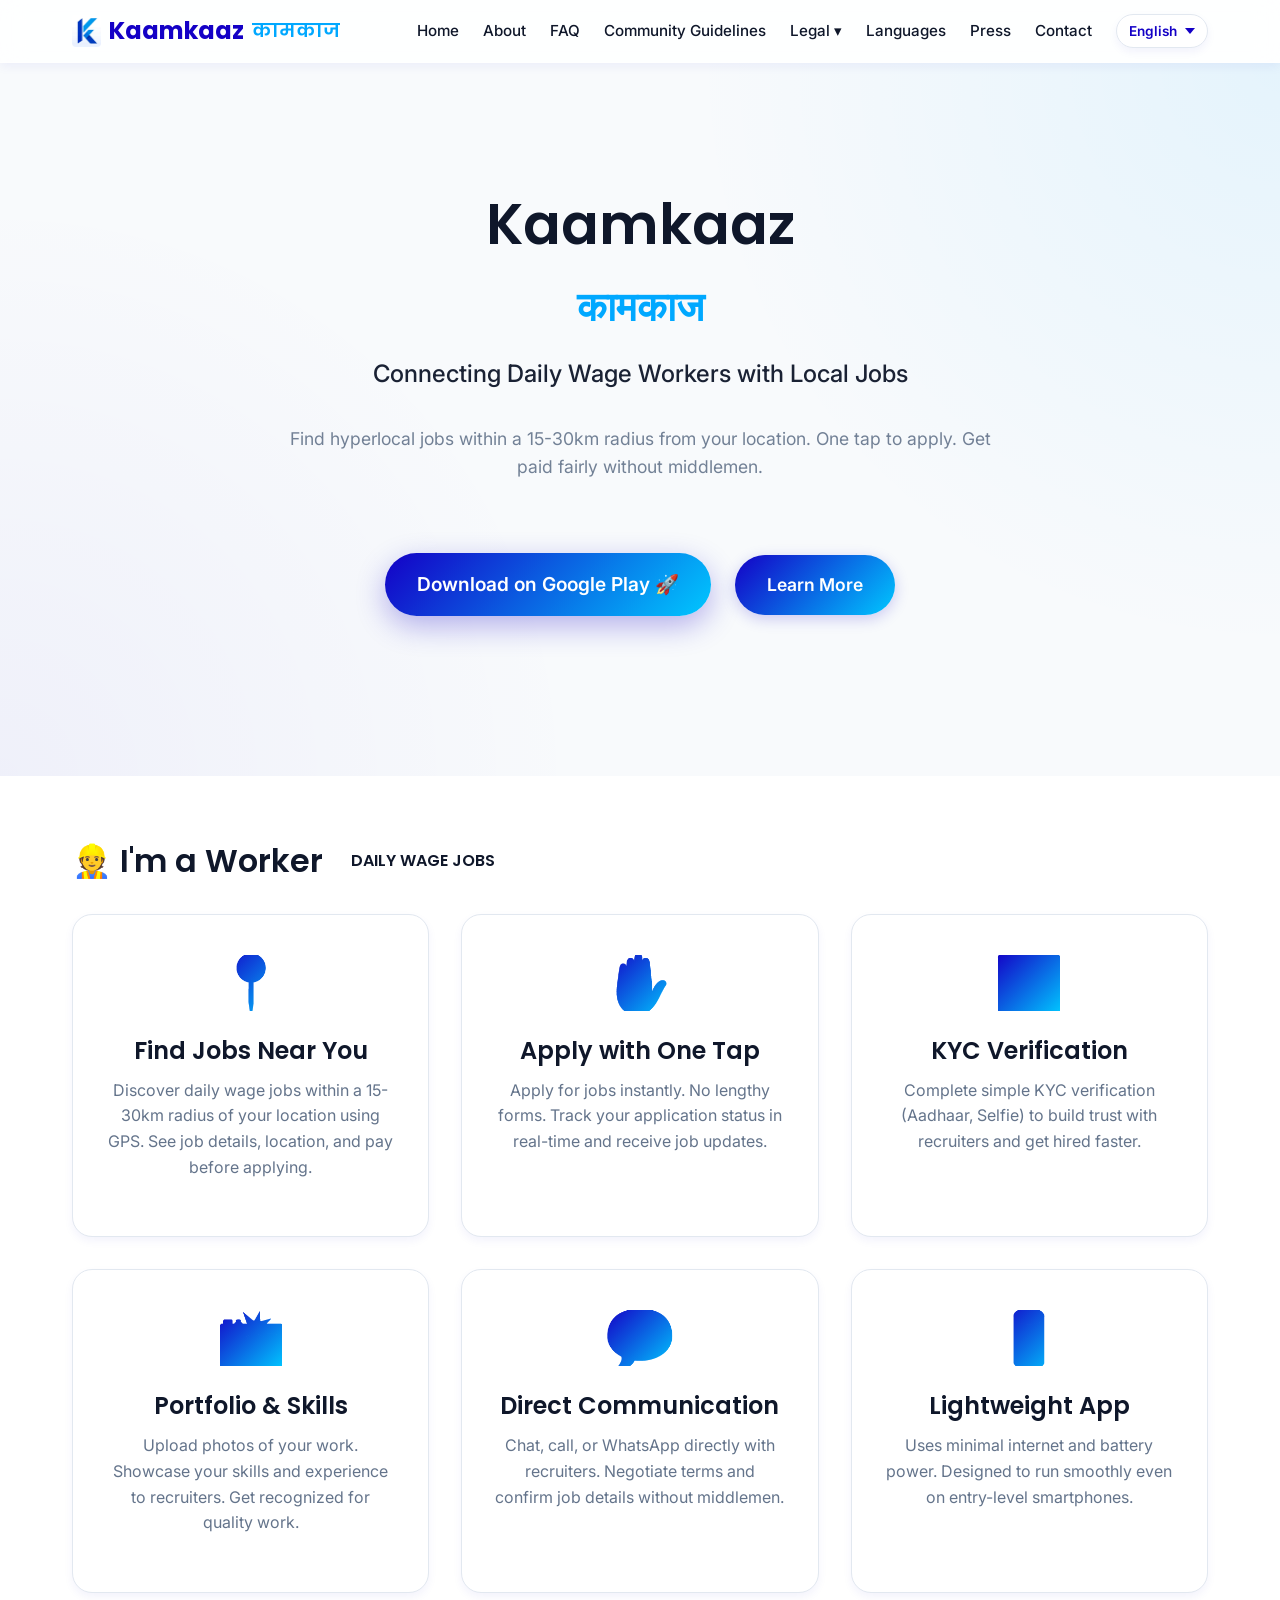
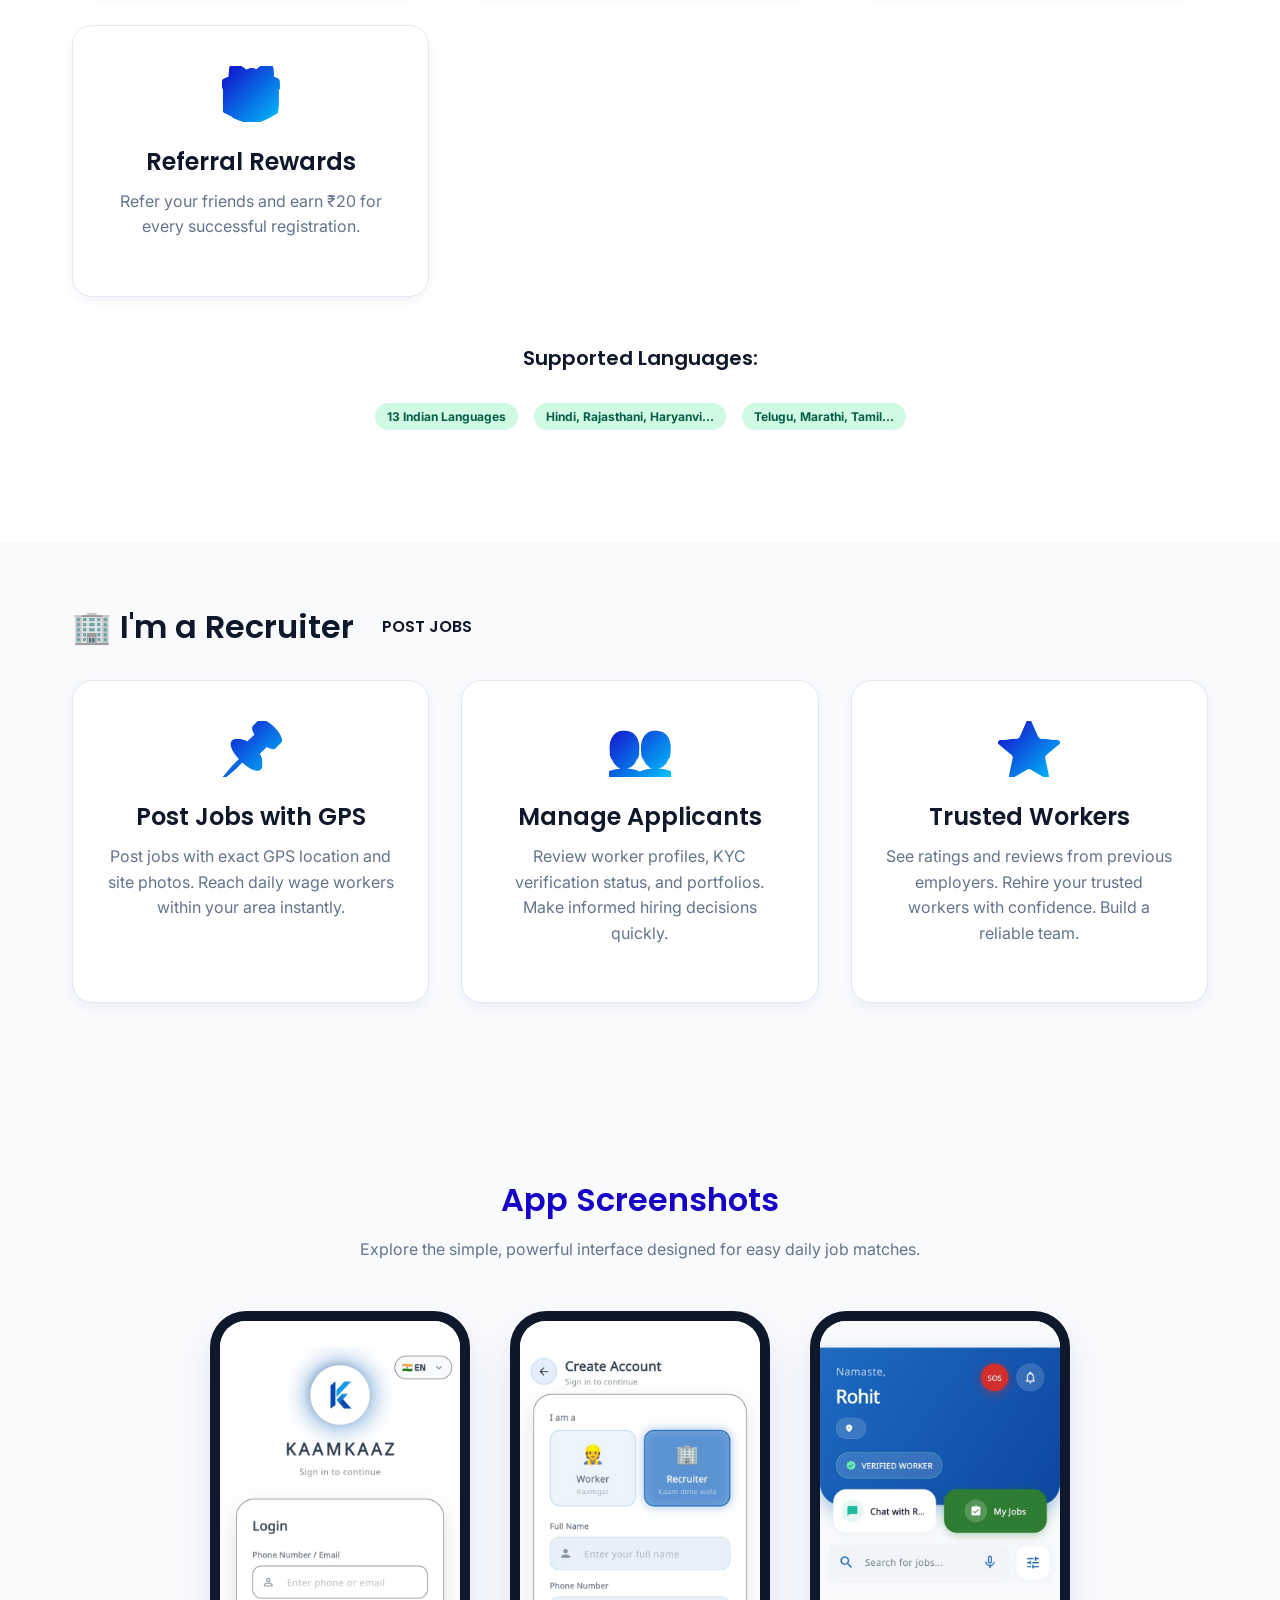
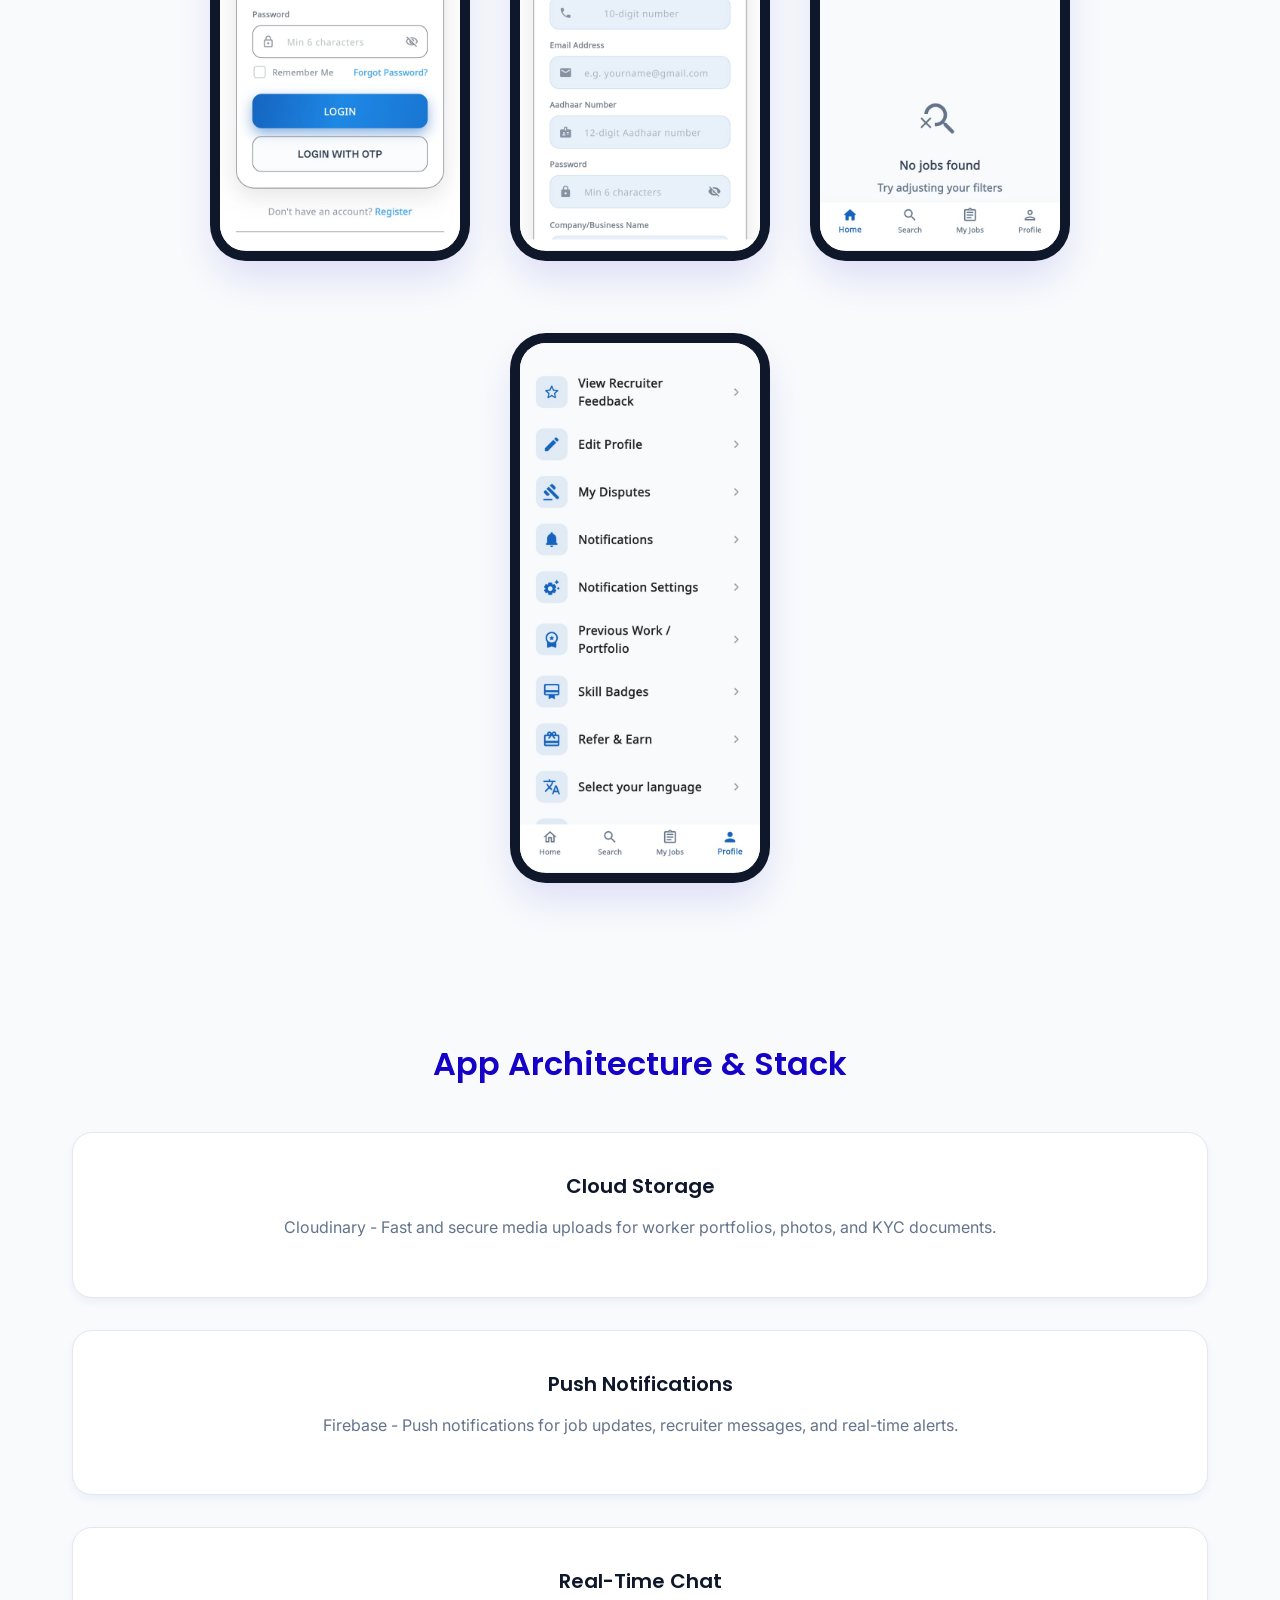
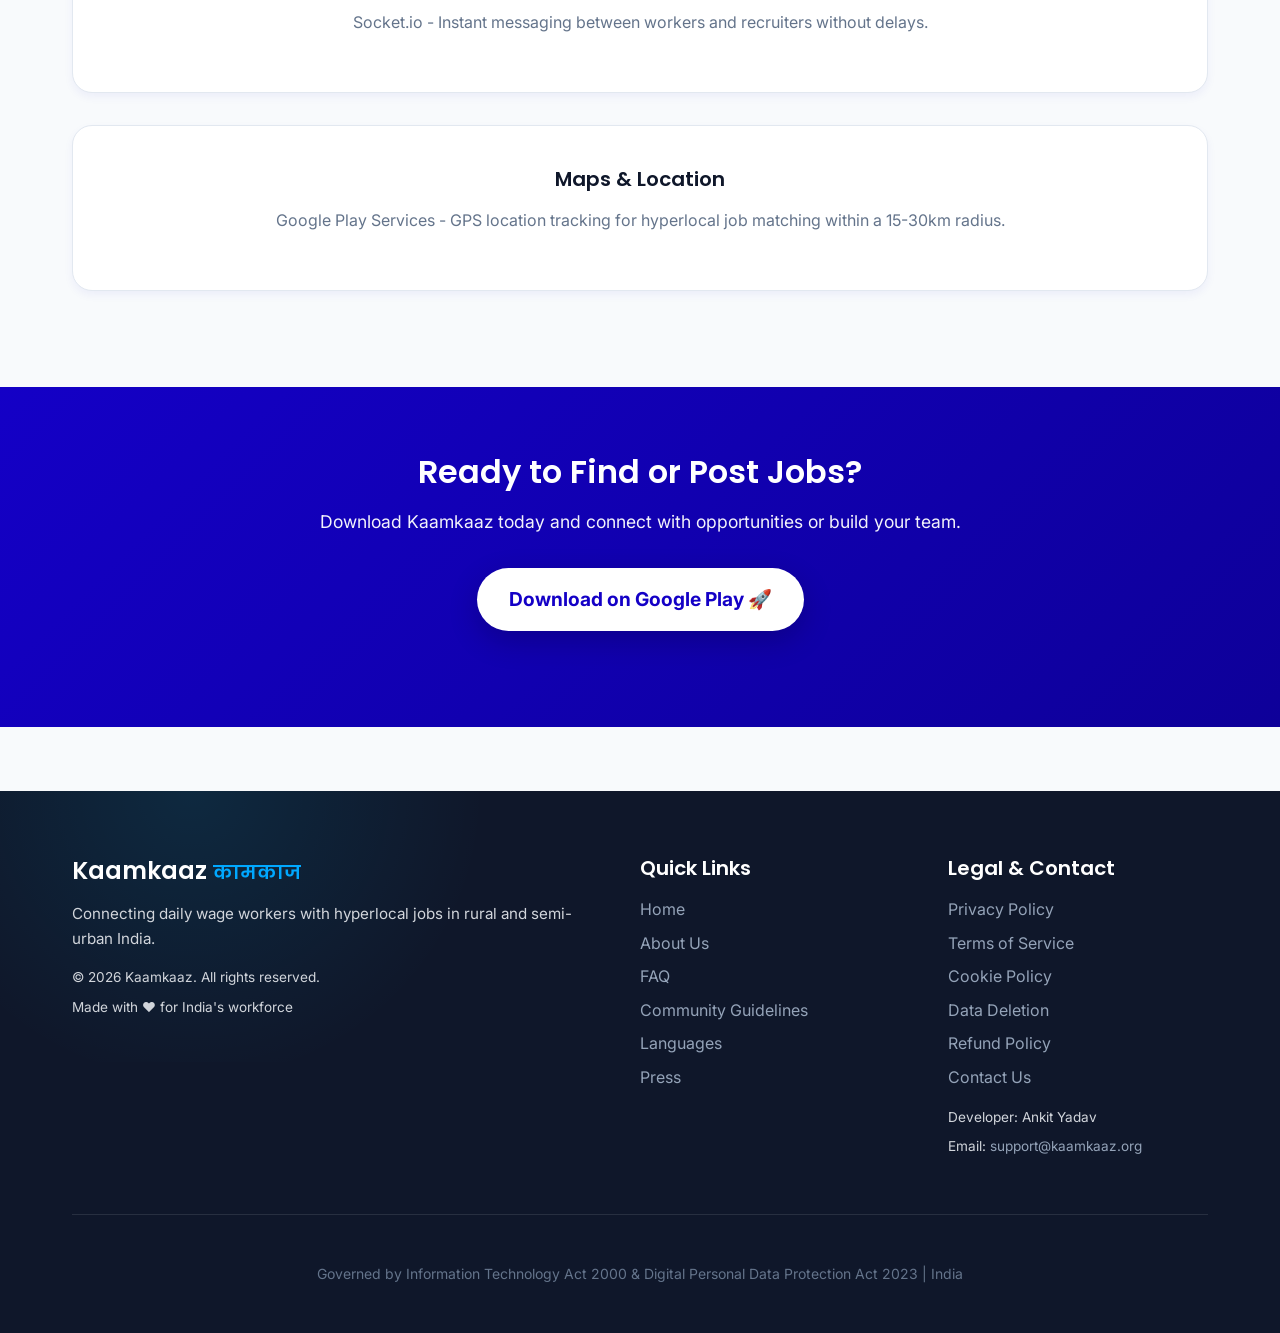
<file: index.html>
<!DOCTYPE html>
<html lang="en">
<head>
  <meta charset="UTF-8">
  <meta name="viewport" content="width=device-width, initial-scale=1.0">
  <meta name="description" content="Kaamkaaz - Hyperlocal Jobs for Daily Wage Workers in Rural and Semi-urban India. Find jobs within a 15-30km radius using GPS. Download on Google Play.">
  <meta name="keywords" content="daily wage jobs, blue collar jobs, hyperlocal jobs, rural jobs, India, job marketplace">
  <meta name="author" content="Ankit Yadav">
  <meta name="theme-color" content="#1400C6">
  <title>Kaamkaaz - Hyperlocal Daily Wage Jobs in India</title>
  <link rel="icon" type="image/png" href="assets/logo.png">
  <link rel="stylesheet" href="styles.css?v=2">


</head>
<body>

<!-- NAVIGATION -->
<nav>
  <div class="container">
    <div class="logo">
      <img src="assets/logo.png" alt="Kaamkaaz Logo" class="logo-img">
      Kaamkaaz
      <span class="logo-hindi">कामकाज</span>
    </div>
    <div class="menu-toggle" onclick="toggleMobileMenu()">
      <span></span>
      <span></span>
      <span></span>
    </div>
    <ul class="nav-links">
      <li><a href="index.html" class="active" data-i18n="home">Home</a></li>
      <li><a href="about.html" data-i18n="about">About</a></li>
      <li><a href="faq.html" data-i18n="faq">FAQ</a></li>
      <li><a href="community-guidelines.html" data-i18n="community_guidelines">Community Guidelines</a></li>
      <li class="dropdown">
        <a href="#" class="dropbtn" data-i18n="legal">Legal ▾</a>
        <div class="dropdown-content">
          <a href="privacy-policy.html" data-i18n="privacy_policy">Privacy Policy</a>
          <a href="terms-of-service.html" data-i18n="terms_of_service">Terms of Service</a>
          <a href="cookie-policy.html" data-i18n="cookie_policy">Cookie Policy</a>
          <a href="data-deletion.html" data-i18n="data_deletion">Data Deletion</a>
          <a href="refund-policy.html" data-i18n="refund_policy">Refund Policy</a>
        </div>
      </li>
      <li><a href="languages.html" data-i18n="languages">Languages</a></li>
      <li><a href="press.html" data-i18n="press">Press</a></li>
      <li><a href="contact.html" data-i18n="contact">Contact</a></li>
      <li class="lang-picker-item">
        <select onchange="switchLanguage(this.value)" class="lang-picker" id="langPicker" aria-label="Select Language">
          <option value="hi">हिन्दी</option>
          <option value="en">English</option>
        </select>
      </li>
    </ul>
  </div>
</nav>

<!-- HERO SECTION -->
<section class="hero">
  <div class="container">
    <h1>Kaamkaaz</h1>
    <div class="hindi-text">कामकाज</div>
    <p class="tagline" data-i18n="connecting_daily_wage_workers_with">Connecting Daily Wage Workers with Local Jobs</p>
    <p class="description" data-i18n="find_hyperlocal_jobs_within_1530km">Find hyperlocal jobs within a 15-30km radius from your location. One tap to apply. Get paid fairly without middlemen.</p>
    <div class="hero-buttons">
      
<div style="margin: 2rem 0;">
  <a href="https://play.google.com/store/apps/details?id=org.kaamkaaz.app" target="_blank" class="btn btn-primary btn-lg" style="font-size: 1.2rem; padding: 1rem 2rem; background: linear-gradient(135deg, var(--primary-blue), var(--accent-cyan)); border: none; box-shadow: 0 10px 30px rgba(20, 0, 198, 0.3);">
    Download on Google Play 🚀
  </a>
</div>

      <a href="#features" class="btn btn-primary btn-lg" data-i18n="learn_more">Learn More <span style="font-size: 1.2rem;">&rarr;</span></a>
    </div>
  </div>
</section>

<!-- WORKERS SECTION -->
<section id="workers" class="features-section">
  <div class="container">
    <div class="audience-section">
      <div class="audience-header">
        <h2 data-i18n="im_a_worker">👷 I'm a Worker</h2>
        <span class="audience-badge" data-i18n="daily_wage_jobs">DAILY WAGE JOBS</span>
      </div>
      
      <div class="grid grid-3">
        <div class="card">
          <div class="card-icon">📍</div>
          <div class="card-content">
            <h3 data-i18n="find_jobs_near_you">Find Jobs Near You</h3>
            <p data-i18n="discover_daily_wage_jobs_within">Discover daily wage jobs within a 15-30km radius of your location using GPS. See job details, location, and pay before applying.</p>
          </div>
        </div>
        
        <div class="card">
          <div class="card-icon">✋</div>
          <div class="card-content">
            <h3 data-i18n="apply_with_one_tap">Apply with One Tap</h3>
            <p data-i18n="apply_for_jobs_instantly_no">Apply for jobs instantly. No lengthy forms. Track your application status in real-time and receive job updates.</p>
          </div>
        </div>
        
        <div class="card">
          <div class="card-icon">🆔</div>
          <div class="card-content">
            <h3 data-i18n="kyc_verification">KYC Verification</h3>
            <p data-i18n="complete_simple_kyc_verification_aadhaar">Complete simple KYC verification (Aadhaar, Selfie) to build trust with recruiters and get hired faster.</p>
          </div>
        </div>
        
        <div class="card">
          <div class="card-icon">📸</div>
          <div class="card-content">
            <h3 data-i18n="portfolio_skills">Portfolio & Skills</h3>
            <p data-i18n="upload_photos_of_your_work">Upload photos of your work. Showcase your skills and experience to recruiters. Get recognized for quality work.</p>
          </div>
        </div>
        
        <div class="card">
          <div class="card-icon">💬</div>
          <div class="card-content">
            <h3 data-i18n="direct_communication">Direct Communication</h3>
            <p data-i18n="chat_call_or_whatsapp_directly">Chat, call, or WhatsApp directly with recruiters. Negotiate terms and confirm job details without middlemen.</p>
          </div>
        </div>
        
        <div class="card">
          <div class="card-icon">🔋</div>
          <div class="card-content">
            <h3 data-i18n="lightweight_app">Lightweight App</h3>
            <p data-i18n="uses_minimal_internet_and_battery">Uses minimal internet and battery power. Designed to run smoothly even on entry-level smartphones.</p>
          </div>
        </div>
        
        <div class="card">
          <div class="card-icon">🎁</div>
          <div class="card-content">
            <h3 data-i18n="referral_rewards">Referral Rewards</h3>
            <p data-i18n="referral_rewards_description">Refer your friends and earn ₹20 for every successful registration.</p>
          </div>
        </div>
      </div>

      <div style="margin-top: 3rem; text-align: center;">
        <h4 data-i18n="supported_languages">Supported Languages:</h4>
        <div style="display: inline-flex; gap: 1rem; justify-content: center; margin-top: 1rem; flex-wrap: wrap;">
          <span class="language-badge active" style="position: static;" data-i18n="13_indian_languages">13 Indian Languages</span>
          <span class="language-badge active" style="position: static;" data-i18n="hindi_rajasthani_haryanvi">Hindi, Rajasthani, Haryanvi...</span>
          <span class="language-badge active" style="position: static;" data-i18n="telugu_marathi_tamil">Telugu, Marathi, Tamil...</span>
        </div>
      </div>
    </div>
  </div>
</section>

<!-- RECRUITERS SECTION -->
<section id="recruiters" style="background-color: var(--background); padding: 4rem 2rem;">
  <div class="container">
    <div class="audience-section">
      <div class="audience-header">
        <h2 data-i18n="im_a_recruiter">🏢 I'm a Recruiter</h2>
        <span class="audience-badge" data-i18n="post_jobs">POST JOBS</span>
      </div>
      
      <div class="grid grid-3">
        <div class="card">
          <div class="card-icon">📌</div>
          <div class="card-content">
            <h3 data-i18n="post_jobs_with_gps">Post Jobs with GPS</h3>
            <p data-i18n="post_jobs_with_exact_gps">Post jobs with exact GPS location and site photos. Reach daily wage workers within your area instantly.</p>
          </div>
        </div>
        
        <div class="card">
          <div class="card-icon">👥</div>
          <div class="card-content">
            <h3 data-i18n="manage_applicants">Manage Applicants</h3>
            <p data-i18n="review_worker_profiles_kyc_verification">Review worker profiles, KYC verification status, and portfolios. Make informed hiring decisions quickly.</p>
          </div>
        </div>
        
        <div class="card">
          <div class="card-icon">⭐</div>
          <div class="card-content">
            <h3 data-i18n="trusted_workers">Trusted Workers</h3>
            <p data-i18n="see_ratings_and_reviews_from">See ratings and reviews from previous employers. Rehire your trusted workers with confidence. Build a reliable team.</p>
          </div>
        </div>
      </div>
    </div>
  </div>
</section>

<!-- APP SCREENSHOTS SECTION -->
<section id="screenshots" style="padding: 4rem 2rem;">
  <div class="container">
    <h2 class="text-center" data-i18n="app_screenshots" style="color: var(--primary-blue); margin-bottom: 1rem;">App Screenshots</h2>
    <p class="text-center text-muted" data-i18n="explore_the_simple_powerful_interface" style="margin-bottom: 3rem;">Explore the simple, powerful interface designed for easy daily job matches.</p>
    
    <div class="phone-mockup-container">
      <!-- Screenshot 1: Login -->
      <div class="phone-mockup">
        <div class="phone-screen" style="padding: 0; overflow: hidden; background: #fff;">
          <img src="assets/login.jpeg" alt="Kaamkaaz Login Screen" style="width: 100%; height: 100%; object-fit: contain;">
        </div>
      </div>
      
      <!-- Screenshot 2: Search Profiles -->
      <div class="phone-mockup">
        <div class="phone-screen" style="padding: 0; overflow: hidden; background: #fff;">
          <img src="assets/register.jpeg" alt="Kaamkaaz Register Screen" style="width: 100%; height: 100%; object-fit: contain;">
        </div>
      </div>

      <!-- Screenshot 3: My Applications -->
      <div class="phone-mockup">
        <div class="phone-screen" style="padding: 0; overflow: hidden; background: #fff;">
          <img src="assets/homepage.jpeg" alt="Kaamkaaz Home Screen" style="width: 100%; height: 100%; object-fit: contain;">
        </div>
      </div>

      <!-- Screenshot 4: My Jobs -->
      <div class="phone-mockup">
        <div class="phone-screen" style="padding: 0; overflow: hidden; background: #fff;">
          <img src="assets/profile.jpeg" alt="Kaamkaaz Profile Screen" style="width: 100%; height: 100%; object-fit: contain;">
        </div>
      </div>
    </div>
  </div>
</section>

<!-- TECH ARCHITECTURE -->
<section id="features" class="features-section" style="background-color: var(--background); padding: 4rem 2rem;">
  <div class="container">
    <h2 class="text-center" data-i18n="app_architecture_stack" style="color: var(--primary-blue); margin-bottom: 3rem;">App Architecture & Stack</h2>
    <div class="grid grid-4">
      <div class="card">
        <div class="card-content">
          <h4 data-i18n="cloud_storage">Cloud Storage</h4>
          <p data-i18n="cloudinary_fast_and_secure_media">Cloudinary - Fast and secure media uploads for worker portfolios, photos, and KYC documents.</p>
        </div>
      </div>

      <div class="card">
        <div class="card-content">
          <h4 data-i18n="push_notifications">Push Notifications</h4>
          <p data-i18n="firebase_push_notifications_for_job">Firebase - Push notifications for job updates, recruiter messages, and real-time alerts.</p>
        </div>
      </div>

      <div class="card">
        <div class="card-content">
          <h4 data-i18n="realtime_chat">Real-Time Chat</h4>
          <p data-i18n="socketio_instant_messaging_between_workers">Socket.io - Instant messaging between workers and recruiters without delays.</p>
        </div>
      </div>

      <div class="card">
        <div class="card-content">
          <h4 data-i18n="maps_location">Maps & Location</h4>
          <p data-i18n="google_play_services_gps_location">Google Play Services - GPS location tracking for hyperlocal job matching within a 15-30km radius.</p>
        </div>
      </div>
    </div>
  </div>
</section>

<!-- CTA SECTION -->
<section style="background: linear-gradient(135deg, var(--primary-blue) 0%, #0E0099 100%); color: white; text-align: center; padding: 4rem 2rem;">
  <div class="container">
    <h2 style="color: white; margin-bottom: 1rem;" data-i18n="ready_to_find_or_post">Ready to Find or Post Jobs?</h2>
    <p style="color: rgba(255, 255, 255, 0.95); font-size: 1.1rem; margin-bottom: 2rem;" data-i18n="download_kaamkaaz_today_and_connect">Download Kaamkaaz today and connect with opportunities or build your team.</p>
    
<div style="margin: 2rem 0;">
  <a href="https://play.google.com/store/apps/details?id=org.kaamkaaz.app" target="_blank" class="btn btn-primary btn-lg" style="font-size: 1.2rem; padding: 1rem 2rem; background: #fff; color: var(--primary-blue); font-weight: bold; border: none; box-shadow: 0 10px 30px rgba(0, 0, 0, 0.2);">
    Download on Google Play 🚀
  </a>
</div>

  </div>
</section>

<!-- FOOTER -->
<footer>
  <div class="container">
    <div class="footer-content-3col">
      <div class="footer-col">
        <h3>Kaamkaaz <span class="logo-hindi">कामकाज</span></h3>
        <p data-i18n="connecting_daily_wage_workers_with_2">
          Connecting daily wage workers with hyperlocal jobs in rural and semi-urban India.
        </p>
        <p style="margin-top: 1rem; font-size: 0.85rem;" data-i18n="2026_kaamkaaz_all_rights_reserved">
          © 2026 Kaamkaaz. All rights reserved.
        </p>
        <p style="font-size: 0.85rem;" data-i18n="made_with_for_indias_workforce">
          Made with ❤️ for India's workforce
        </p>
      </div>
      <div class="footer-col">
        <h4 data-i18n="quick_links" style="margin-bottom: 1rem;">Quick Links</h4>
        <ul>
          <li><a href="index.html" data-i18n="home">Home</a></li>
          <li><a href="about.html" data-i18n="about_us">About Us</a></li>
          <li><a href="faq.html" data-i18n="faq">FAQ</a></li>
          <li><a href="community-guidelines.html" data-i18n="community_guidelines">Community Guidelines</a></li>
          <li><a href="languages.html" data-i18n="languages">Languages</a></li>
          <li><a href="press.html" data-i18n="press">Press</a></li>
        </ul>
      </div>
      <div class="footer-col">
        <h4 data-i18n="legal_contact" style="margin-bottom: 1rem;">Legal & Contact</h4>
        <ul>
          <li><a href="privacy-policy.html" data-i18n="privacy_policy">Privacy Policy</a></li>
          <li><a href="terms-of-service.html" data-i18n="terms_of_service">Terms of Service</a></li>
          <li><a href="cookie-policy.html" data-i18n="cookie_policy">Cookie Policy</a></li>
          <li><a href="data-deletion.html" data-i18n="data_deletion">Data Deletion</a></li>
          <li><a href="refund-policy.html" data-i18n="refund_policy">Refund Policy</a></li>
          <li><a href="contact.html" data-i18n="contact_us">Contact Us</a></li>
        </ul>
        <p style="margin-top: 1rem; font-size: 0.85rem;" data-i18n="developer_ankit_yadav">
          Developer: Ankit Yadav
        </p>
        <p style="font-size: 0.85rem;">
          Email: <a href="mailto:support@kaamkaaz.org">support@kaamkaaz.org</a>
        </p>
      </div>
    </div>
    <div class="footer-bottom">
      <p data-i18n="governed_by_information_technology_act">
        Governed by Information Technology Act 2000 & Digital Personal Data Protection Act 2023 | India
      </p>
    </div>
  </div>
</footer>

<script src="translations.js"></script>
<script>
function switchLanguage(lang) {
  localStorage.setItem('kaamkaazLang', lang);
  applyLanguage(lang);
}

function applyLanguage(lang) {
  const dict = (typeof translations !== 'undefined' && translations[lang]) ? translations[lang] : null;
  const fallback = (typeof translations !== 'undefined') ? translations['en'] : null;

  // Handle data-i18n elements
  document.querySelectorAll('[data-i18n]').forEach(el => {
    const key = el.getAttribute('data-i18n');
    const text = (dict && dict[key]) ? dict[key] : (fallback ? fallback[key] : null);
    if (text !== null && text !== undefined) {
      if (el.tagName === 'INPUT' || el.tagName === 'TEXTAREA') {
        el.placeholder = text;
      } else {
        el.textContent = text;
      }
    }
  });

  // Handle legacy data-en / data-hi elements (safety net)
  document.querySelectorAll('[data-en]').forEach(el => {
    const text = lang === 'hi' && el.hasAttribute('data-hi')
      ? el.getAttribute('data-hi')
      : el.getAttribute('data-en');
    if (el.tagName === 'INPUT' || el.tagName === 'TEXTAREA') {
      el.placeholder = text;
    } else {
      el.textContent = text;
    }
  });

  // Update all language pickers on page
  document.querySelectorAll('.lang-picker').forEach(sel => { sel.value = lang; });
  document.documentElement.lang = lang;
}

function toggleMobileMenu() {
  const navLinks = document.querySelector('.nav-links');
  const menuToggle = document.querySelector('.menu-toggle');
  if (navLinks && menuToggle) {
    navLinks.classList.toggle('active');
    menuToggle.classList.toggle('active');
  }
}

window.addEventListener('resize', () => {
  if (window.innerWidth > 768) {
    const navLinks = document.querySelector('.nav-links');
    const menuToggle = document.querySelector('.menu-toggle');
    if (navLinks) navLinks.classList.remove('active');
    if (menuToggle) menuToggle.classList.remove('active');
  }
});

window.addEventListener('DOMContentLoaded', () => {
  const savedLang = localStorage.getItem('kaamkaazLang') || 'en';
  applyLanguage(savedLang);

  const dropbtn = document.querySelector('.dropbtn');
  if (dropbtn) {
    dropbtn.addEventListener('click', function(e) {
      if (window.innerWidth <= 768) {
        e.preventDefault();
        this.parentElement.classList.toggle('active');
      }
    });
  }
});
</script>




</body>
</html>
</file>
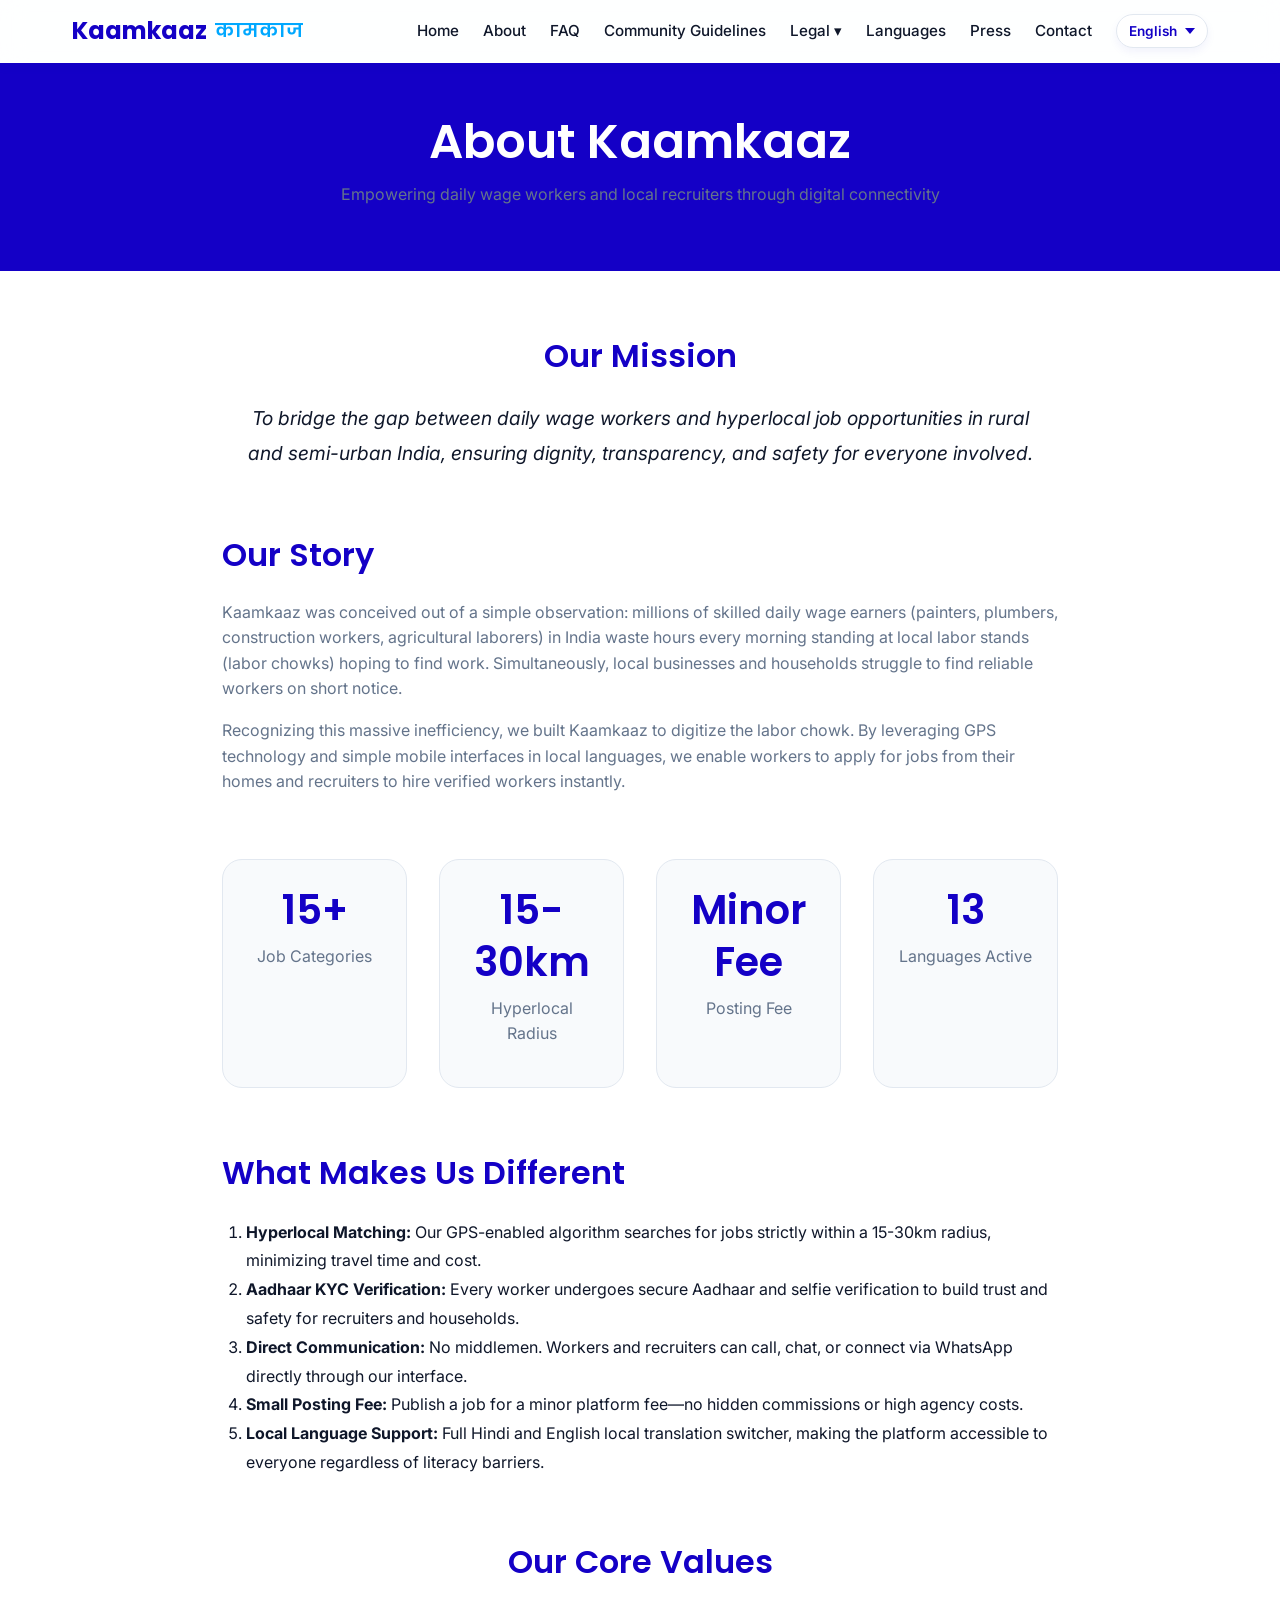
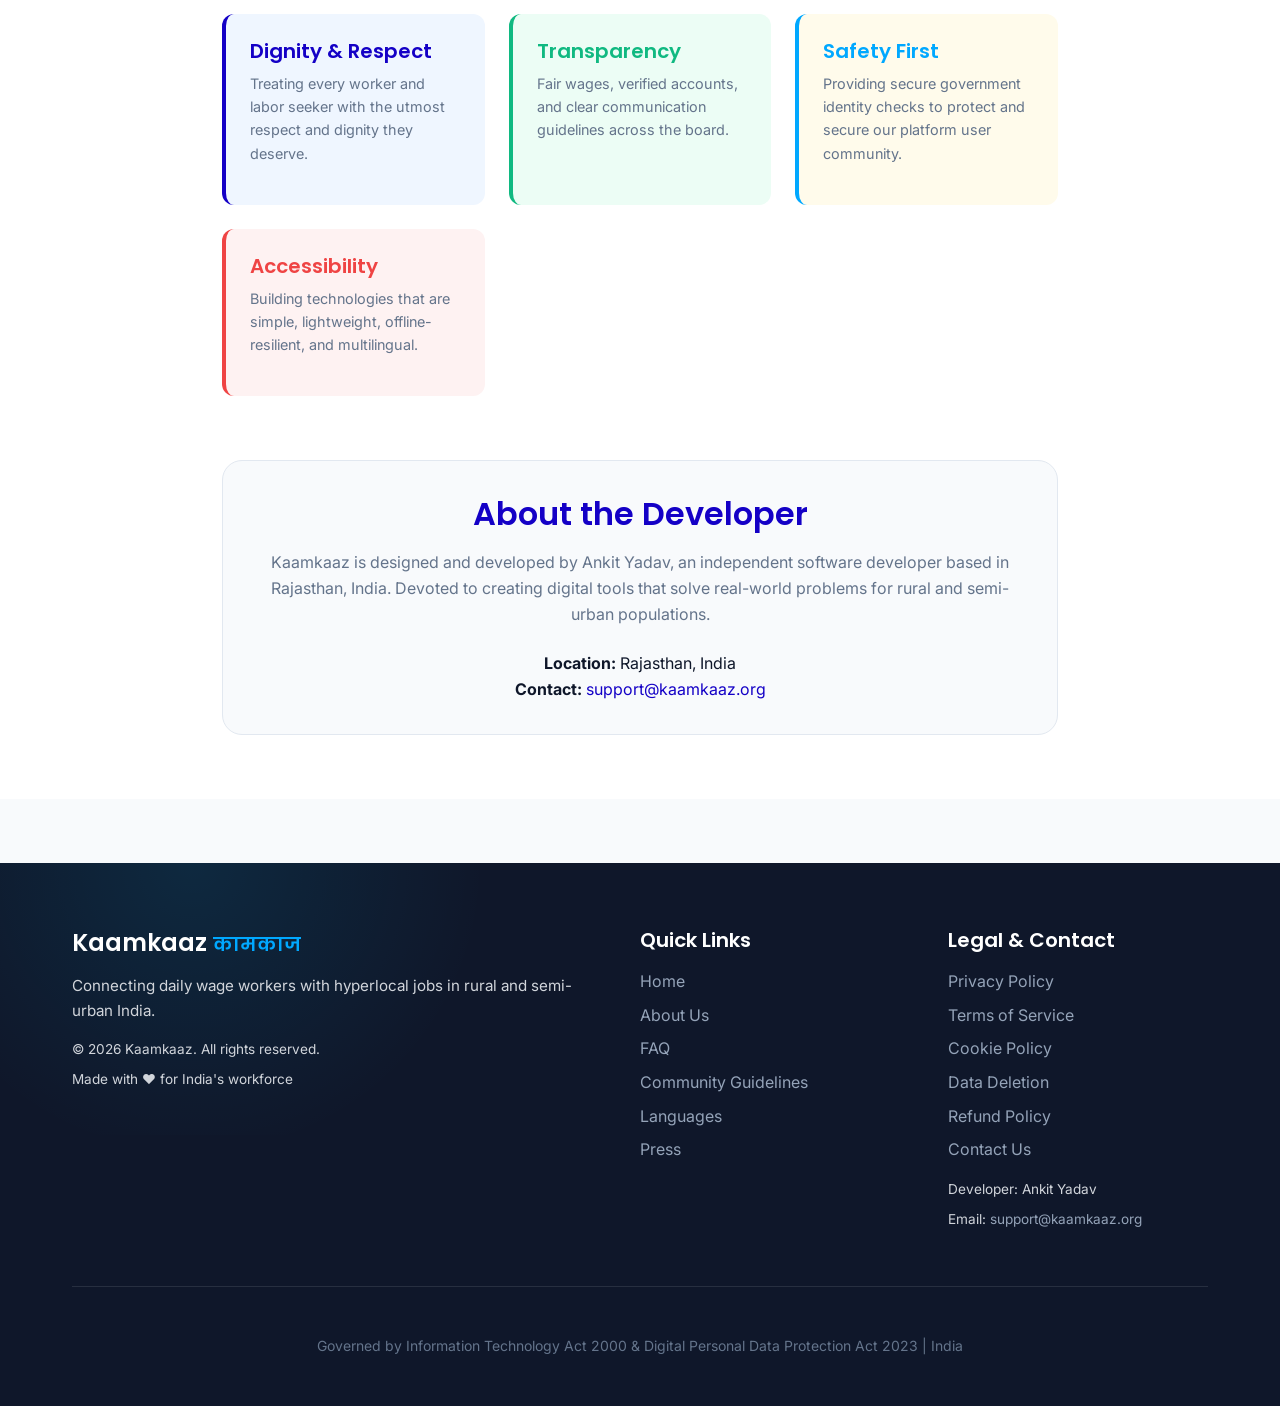
<file: about.html>
<!DOCTYPE html>
<html lang="en">

<head>
  <meta charset="UTF-8">
  <meta name="viewport" content="width=device-width, initial-scale=1.0">
  <meta name="description" content="About Kaamkaaz - Connecting daily wage workers with local jobs in India">
  <meta name="author" content="Ankit Yadav">
  <title>About Us - Kaamkaaz</title>
  <link rel="icon" type="image/png" href="assets/logo.png">
  <link rel="stylesheet" href="styles.css">
</head>

<body>

  <!-- NAVIGATION -->
  <nav>
    <div class="container">
      <div class="logo">
        Kaamkaaz
        <span class="logo-hindi">कामकाज</span>
      </div>
      <div class="menu-toggle" onclick="toggleMobileMenu()">
        <span></span>
        <span></span>
        <span></span>
      </div>
      <ul class="nav-links">
        <li><a href="index.html" data-i18n="home">Home</a></li>
        <li><a href="about.html" class="active" data-i18n="about">About</a></li>
        <li><a href="faq.html" data-i18n="faq">FAQ</a></li>
        <li><a href="community-guidelines.html" data-i18n="community_guidelines">Community
            Guidelines</a></li>
        <li class="dropdown">
          <a href="#" class="dropbtn" data-i18n="legal">Legal ▾</a>
          <div class="dropdown-content">
            <a href="privacy-policy.html" data-i18n="privacy_policy">Privacy Policy</a>
            <a href="terms-of-service.html" data-i18n="terms_of_service">Terms of Service</a>
            <a href="cookie-policy.html" data-i18n="cookie_policy">Cookie Policy</a>
            <a href="data-deletion.html" data-i18n="data_deletion">Data Deletion</a>
            <a href="refund-policy.html" data-i18n="refund_policy">Refund Policy</a>
          </div>
        </li>
        <li><a href="languages.html" data-i18n="languages">Languages</a></li>
        <li><a href="press.html" data-i18n="press">Press</a></li>
        <li><a href="contact.html" data-i18n="contact">Contact</a></li>
        <li class="lang-picker-item">
        <select onchange="switchLanguage(this.value)" class="lang-picker" id="langPicker" aria-label="Select Language">
          <option value="hi">हिन्दी</option>
          <option value="en">English</option>
        </select>
      </li>
      </ul>
    </div>
  </nav>

  <!-- HERO HEADER -->
  <div class="legal-header">
    <div class="container">
      <h1 data-i18n="about_kaamkaaz">About Kaamkaaz</h1>
      <p data-i18n="empowering_daily_wage_workers_and">
        Empowering daily wage workers and local recruiters through digital connectivity</p>
    </div>
  </div>

  <!-- ABOUT CONTENT -->
  <section style="padding: 4rem 2rem; background-color: var(--white);">
    <div class="container" style="max-width: 900px; margin: 0 auto;">

      <!-- Mission Statement -->
      <div style="text-align: center; margin-bottom: 4rem;">
        <h2 data-i18n="our_mission"
          style="color: var(--primary-blue); font-size: 2rem; margin-bottom: 1.5rem;">Our Mission</h2>
        <p data-i18n="to_bridge_the_gap_between"
          style="font-size: 1.2rem; line-height: 1.8; color: var(--text-dark); max-width: 800px; margin: 0 auto; font-style: italic;">
          "To bridge the gap between daily wage workers and hyperlocal job opportunities in rural and semi-urban India,
          ensuring dignity, transparency, and safety for everyone involved."
        </p>
      </div>

      <!-- Our Story -->
      <div style="margin-bottom: 4rem;">
        <h2 data-i18n="our_story" style="color: var(--primary-blue); margin-bottom: 1.5rem;">Our
          Story</h2>
        <p data-i18n="kaamkaaz_was_conceived_out_of">
          Kaamkaaz was conceived out of a simple observation: millions of skilled daily wage earners (painters,
          plumbers, construction workers, agricultural laborers) in India waste hours every morning standing at local
          labor stands (labor chowks) hoping to find work. Simultaneously, local businesses and households struggle to
          find reliable workers on short notice.
        </p>
        <p data-i18n="recognizing_this_massive_inefficiency_we">
          Recognizing this massive inefficiency, we built Kaamkaaz to digitize the labor chowk. By leveraging GPS
          technology and simple mobile interfaces in local languages, we enable workers to apply for jobs from their
          homes and recruiters to hire verified workers instantly.
        </p>
      </div>

      <!-- Platform Stats (4 stats) -->
      <div
        style="display: grid; grid-template-columns: repeat(auto-fit, minmax(180px, 1fr)); gap: 2rem; margin-bottom: 4rem; text-align: center;">
        <div
          style="background-color: var(--background); padding: 1.5rem; border-radius: var(--radius-lg); border: 1px solid var(--border-light);">
          <h3 style="color: var(--primary-blue); font-size: 2.5rem; margin-bottom: 0.5rem;">15+</h3>
          <p data-i18n="job_categories">Job Categories</p>
        </div>
        <div
          style="background-color: var(--background); padding: 1.5rem; border-radius: var(--radius-lg); border: 1px solid var(--border-light);">
          <h3 style="color: var(--primary-blue); font-size: 2.5rem; margin-bottom: 0.5rem;">15-30km</h3>
          <p data-i18n="hyperlocal_radius">Hyperlocal Radius</p>
        </div>
        <div
          style="background-color: var(--background); padding: 1.5rem; border-radius: var(--radius-lg); border: 1px solid var(--border-light);">
          <h3 style="color: var(--primary-blue); font-size: 2.5rem; margin-bottom: 0.5rem;">Minor Fee</h3>
          <p data-i18n="free_to_use">Posting Fee</p>
        </div>
        <div
          style="background-color: var(--background); padding: 1.5rem; border-radius: var(--radius-lg); border: 1px solid var(--border-light);">
          <h3 style="color: var(--primary-blue); font-size: 2.5rem; margin-bottom: 0.5rem;">13</h3>
          <p data-i18n="languages_active">Languages Active</p>
        </div>
      </div>

      <!-- What Makes Us Different (5 points) -->
      <div style="margin-bottom: 4rem;">
        <h2 data-i18n="what_makes_us_different"
          style="color: var(--primary-blue); margin-bottom: 1.5rem;">What Makes Us Different</h2>
        <ol style="margin-left: 1.5rem; line-height: 1.8;">
          <li><strong data-i18n="hyperlocal_matching">Hyperlocal Matching:</strong> <span
              data-i18n="our_gpsenabled_algorithm_searches_for">Our
              GPS-enabled algorithm searches for jobs strictly within a 15-30km radius, minimizing travel time and
              cost.</span></li>
          <li><strong data-i18n="aadhaar_kyc_verification">Aadhaar KYC
              Verification:</strong> <span
              data-i18n="every_worker_undergoes_secure_aadhaar">Every
              worker undergoes secure Aadhaar and selfie verification to build trust and safety for recruiters and
              households.</span></li>
          <li><strong data-i18n="direct_communication_2">Direct Communication:</strong> <span
              data-i18n="no_middlemen_workers_and_recruiters">No
              middlemen. Workers and recruiters can call, chat, or connect via WhatsApp directly through our
              interface.</span></li>
          <li><strong data-i18n="completely_free_service">Free for Workers:</strong> <span
              data-i18n="no_registration_or_job_posting">No registration charges. Minor posting fee for recruiters. We believe in keeping core job search features free
              for all Indians.</span></li>
          <li><strong data-i18n="local_language_support">Local Language Support:</strong>
            <span
              data-i18n="full_hindi_and_english_local">Fully accessible in 13 Indian regional languages, making the platform accessible to
              everyone regardless of literacy barriers.</span>
          </li>
        </ol>
      </div>

      <!-- Our Values (4 cards) -->
      <div style="margin-bottom: 4rem;">
        <h2 data-i18n="our_core_values"
          style="color: var(--primary-blue); margin-bottom: 1.5rem; text-align: center;">Our Core Values</h2>
        <div
          style="display: grid; grid-template-columns: repeat(auto-fit, minmax(200px, 1fr)); gap: 1.5rem; margin-top: 2rem;">
          <div
            style="background-color: #eff6ff; padding: 1.5rem; border-radius: var(--radius-md); border-left: 4px solid var(--primary-blue);">
            <h4 data-i18n="dignity_respect"
              style="color: var(--primary-blue); margin-bottom: 0.5rem;">Dignity & Respect</h4>
            <p data-i18n="treating_every_worker_and_labor"
              style="font-size: 0.9rem;">Treating every worker and labor seeker with the utmost respect and dignity they
              deserve.</p>
          </div>
          <div
            style="background-color: #ecfdf5; padding: 1.5rem; border-radius: var(--radius-md); border-left: 4px solid var(--success-green);">
            <h4 data-i18n="transparency" style="color: var(--success-green); margin-bottom: 0.5rem;">
              Transparency</h4>
            <p data-i18n="fair_wages_verified_accounts_and" style="font-size: 0.9rem;">
              Fair wages, verified accounts, and clear communication guidelines across the board.</p>
          </div>
          <div
            style="background-color: #fffbeb; padding: 1.5rem; border-radius: var(--radius-md); border-left: 4px solid var(--secondary-amber);">
            <h4 data-i18n="safety_first"
              style="color: var(--secondary-amber); margin-bottom: 0.5rem;">Safety First</h4>
            <p data-i18n="providing_secure_government_identity_checks"
              style="font-size: 0.9rem;">Providing secure government identity checks to protect and secure our platform
              user community.</p>
          </div>
          <div
            style="background-color: #fef2f2; padding: 1.5rem; border-radius: var(--radius-md); border-left: 4px solid var(--error-red);">
            <h4 data-i18n="accessibility" style="color: var(--error-red); margin-bottom: 0.5rem;">
              Accessibility</h4>
            <p data-i18n="building_technologies_that_are_simple" style="font-size: 0.9rem;">Building
              technologies that are simple, lightweight, offline-resilient, and multilingual.</p>
          </div>
        </div>
      </div>

      <!-- Developer Section -->
      <div
        style="background-color: var(--background); padding: 2rem; border-radius: var(--radius-lg); border: 1px solid var(--border-light); text-align: center;">
        <h2 data-i18n="about_the_developer"
          style="color: var(--primary-blue); margin-bottom: 1rem;">About the Developer</h2>
        <p data-i18n="kaamkaaz_is_designed_and_developed">
          Kaamkaaz is designed and developed by Ankit Yadav, an independent software developer based in Rajasthan, India.
          Devoted to creating digital tools that solve real-world problems for rural and semi-urban populations.
        </p>
        <div style="margin-top: 1.5rem;">
          <strong data-i18n="location">Location:</strong> Rajasthan, India<br>
          <strong data-i18n="contact_2">Contact:</strong> <a
            href="mailto:support@kaamkaaz.org">support@kaamkaaz.org</a>
        </div>
      </div>

    </div>
  </section>

  <!-- FOOTER -->
  <footer>
    <div class="container">
      <div class="footer-content-3col">
        <div class="footer-col">
          <h3>Kaamkaaz <span class="logo-hindi">कामकाज</span></h3>
          <p data-i18n="connecting_daily_wage_workers_with_2">
            Connecting daily wage workers with hyperlocal jobs in rural and semi-urban India.
          </p>
          <p style="margin-top: 1rem; font-size: 0.85rem;" data-i18n="2026_kaamkaaz_all_rights_reserved">
            © 2026 Kaamkaaz. All rights reserved.
          </p>
          <p style="font-size: 0.85rem;" data-i18n="made_with_for_indias_workforce">
            Made with ❤️ for India's workforce
          </p>
        </div>
        <div class="footer-col">
          <h4 data-i18n="quick_links" style="margin-bottom: 1rem;">Quick Links</h4>
          <ul>
            <li><a href="index.html" data-i18n="home">Home</a></li>
            <li><a href="about.html" data-i18n="about_us">About Us</a></li>
            <li><a href="faq.html" data-i18n="faq">FAQ</a></li>
            <li><a href="community-guidelines.html" data-i18n="community_guidelines">Community Guidelines</a></li>
            <li><a href="languages.html" data-i18n="languages">Languages</a></li>
            <li><a href="press.html" data-i18n="press">Press</a></li>
          </ul>
        </div>
        <div class="footer-col">
          <h4 data-i18n="legal_contact" style="margin-bottom: 1rem;">Legal & Contact</h4>
          <ul>
            <li><a href="privacy-policy.html" data-i18n="privacy_policy">Privacy Policy</a></li>
            <li><a href="terms-of-service.html" data-i18n="terms_of_service">Terms of Service</a>
            </li>
            <li><a href="cookie-policy.html" data-i18n="cookie_policy">Cookie Policy</a></li>
            <li><a href="data-deletion.html" data-i18n="data_deletion">Data Deletion</a></li>
            <li><a href="refund-policy.html" data-i18n="refund_policy">Refund Policy</a></li>
            <li><a href="contact.html" data-i18n="contact_us">Contact Us</a></li>
          </ul>
          <p style="margin-top: 1rem; font-size: 0.85rem;" data-i18n="developer_ankit_yadav">
            Developer: Ankit Yadav
          </p>
          <p style="font-size: 0.85rem;">
            Email: <a href="mailto:support@kaamkaaz.org">support@kaamkaaz.org</a>
          </p>
        </div>
      </div>
      <div class="footer-bottom">
        <p data-i18n="governed_by_information_technology_act">
          Governed by Information Technology Act 2000 & Digital Personal Data Protection Act 2023 | India
        </p>
      </div>
    </div>
  </footer>

  <script src="translations.js"></script>
<script>
function switchLanguage(lang) {
  localStorage.setItem('kaamkaazLang', lang);
  applyLanguage(lang);
}

function applyLanguage(lang) {
  const dict = (typeof translations !== 'undefined' && translations[lang]) ? translations[lang] : null;
  const fallback = (typeof translations !== 'undefined') ? translations['en'] : null;

  // Handle data-i18n elements
  document.querySelectorAll('[data-i18n]').forEach(el => {
    const key = el.getAttribute('data-i18n');
    const text = (dict && dict[key]) ? dict[key] : (fallback ? fallback[key] : null);
    if (text !== null && text !== undefined) {
      if (el.tagName === 'INPUT' || el.tagName === 'TEXTAREA') {
        el.placeholder = text;
      } else {
        el.textContent = text;
      }
    }
  });

  // Handle legacy data-en / data-hi elements (safety net)
  document.querySelectorAll('[data-en]').forEach(el => {
    const text = lang === 'hi' && el.hasAttribute('data-hi')
      ? el.getAttribute('data-hi')
      : el.getAttribute('data-en');
    if (el.tagName === 'INPUT' || el.tagName === 'TEXTAREA') {
      el.placeholder = text;
    } else {
      el.textContent = text;
    }
  });

  // Update all language pickers on page
  document.querySelectorAll('.lang-picker').forEach(sel => { sel.value = lang; });
  document.documentElement.lang = lang;
}

function toggleMobileMenu() {
  const navLinks = document.querySelector('.nav-links');
  const menuToggle = document.querySelector('.menu-toggle');
  if (navLinks && menuToggle) {
    navLinks.classList.toggle('active');
    menuToggle.classList.toggle('active');
  }
}

window.addEventListener('resize', () => {
  if (window.innerWidth > 768) {
    const navLinks = document.querySelector('.nav-links');
    const menuToggle = document.querySelector('.menu-toggle');
    if (navLinks) navLinks.classList.remove('active');
    if (menuToggle) menuToggle.classList.remove('active');
  }
});

window.addEventListener('DOMContentLoaded', () => {
  const savedLang = localStorage.getItem('kaamkaazLang') || 'en';
  applyLanguage(savedLang);

  const dropbtn = document.querySelector('.dropbtn');
  if (dropbtn) {
    dropbtn.addEventListener('click', function(e) {
      if (window.innerWidth <= 768) {
        e.preventDefault();
        this.parentElement.classList.toggle('active');
      }
    });
  }
});
</script>
</body>

</html>
</file>
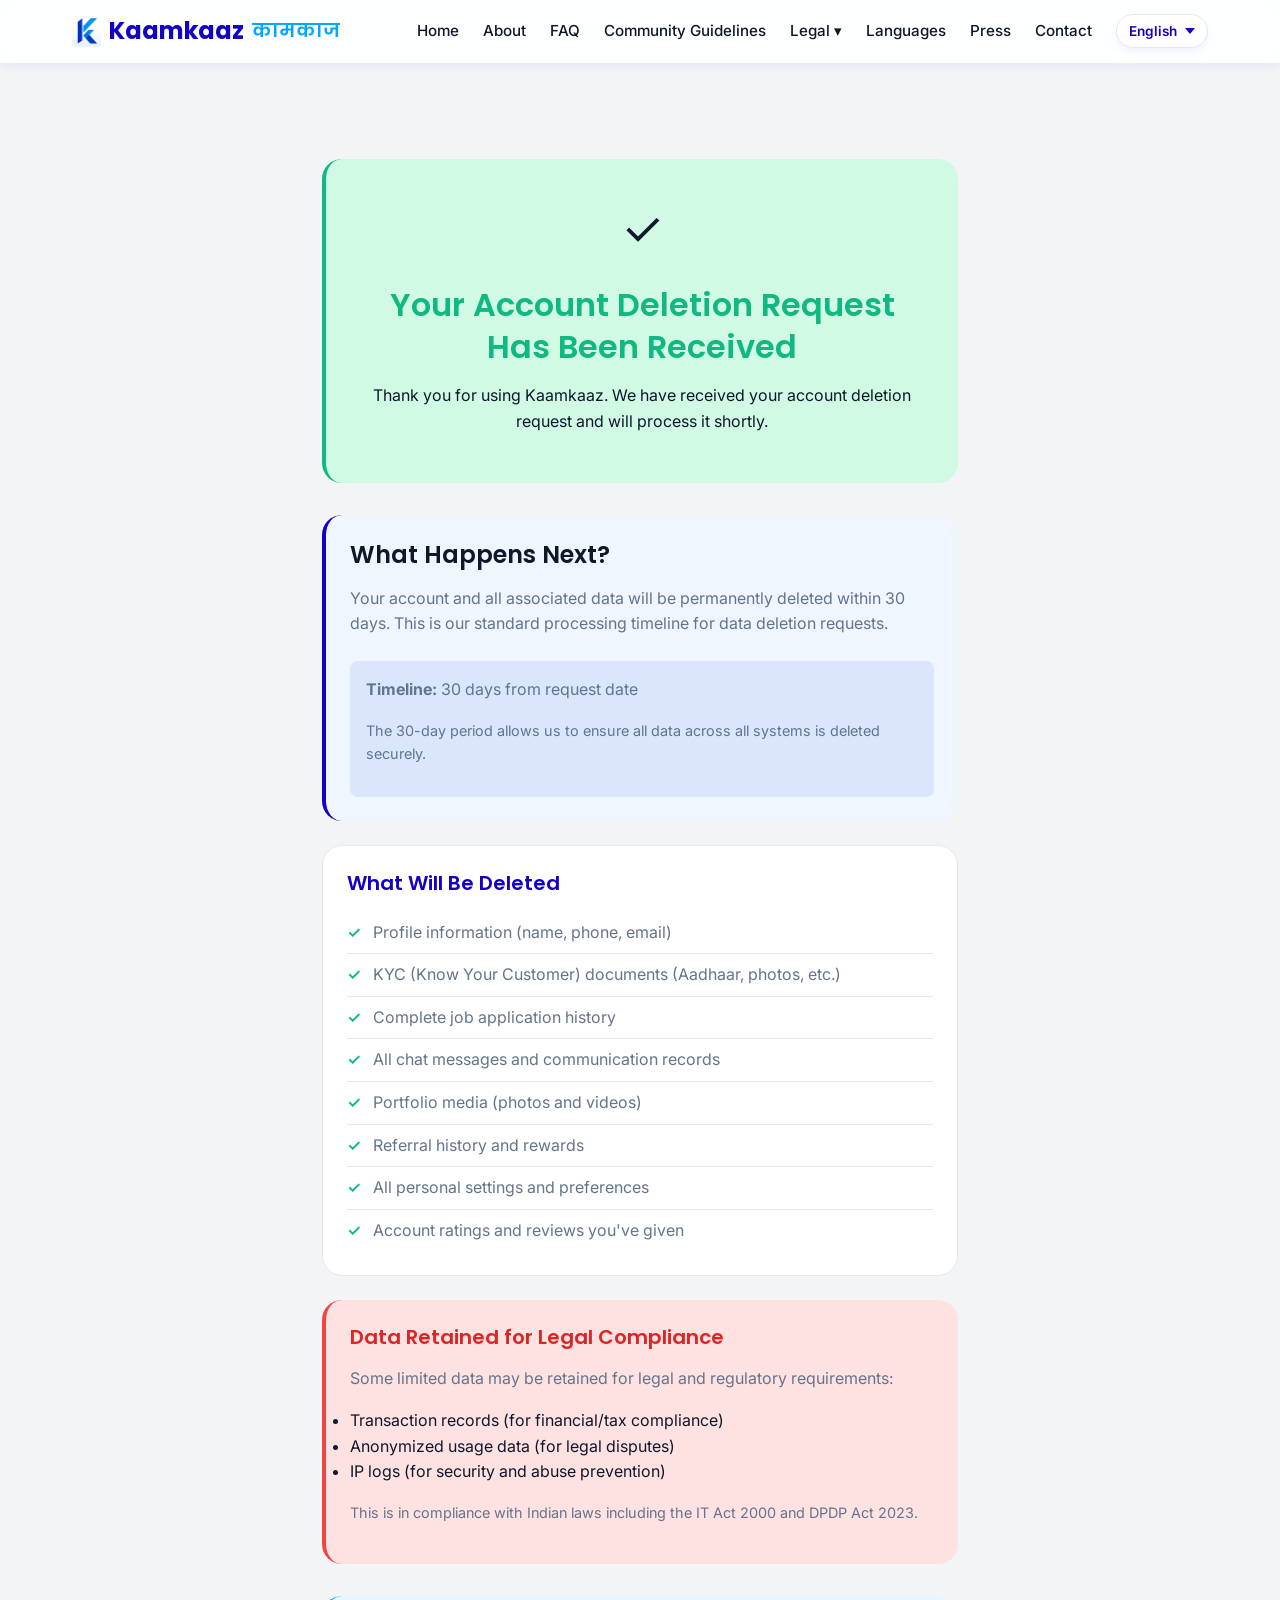
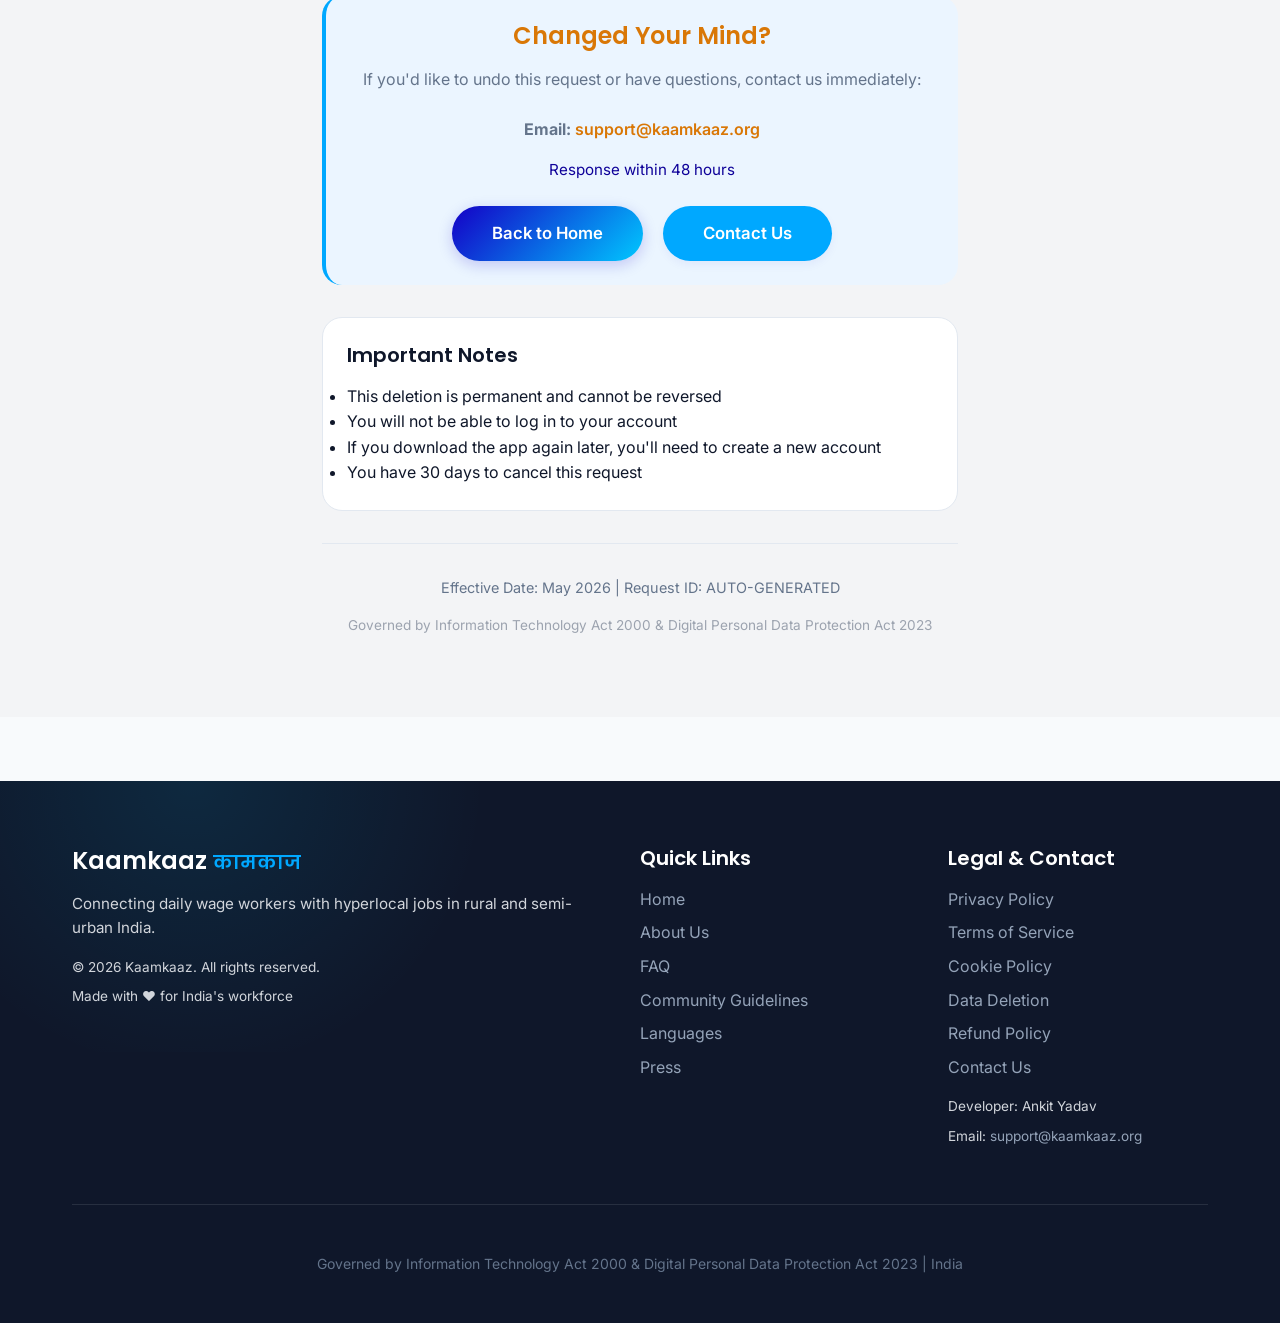
<file: account-deletion.html>
<!DOCTYPE html>
<html lang="en">
<head>
  <meta charset="UTF-8">
  <meta name="viewport" content="width=device-width, initial-scale=1.0">
  <meta name="description" content="Account Deletion Confirmation - Kaamkaaz">
  <meta name="author" content="Ankit Yadav">
  
  <title>Account Deletion Confirmation - Kaamkaaz</title>
  
  <!-- Google Fonts -->
  <link rel="preconnect" href="https://fonts.googleapis.com">
  <link rel="preconnect" href="https://fonts.gstatic.com" crossorigin>
  <link href="https://fonts.googleapis.com/css2?family=Inter:wght@400;500;600;700&family=Poppins:wght@600;700&display=swap" rel="stylesheet">
  
  <!-- Stylesheet -->
  <link rel="icon" type="image/png" href="assets/logo.png">
  <link rel="stylesheet" href="styles.css">
  <style>
    .lang-toggle {
      background-color: var(--primary-blue);
      color: var(--white);
      border: none;
      padding: 0.5rem 0.75rem;
      border-radius: var(--radius-md);
      font-weight: 600;
      cursor: pointer;
      font-size: 0.9rem;
      transition: var(--transition);
      margin-left: 1rem;
    }

    .lang-toggle:hover {
      background-color: #0E0099;
    }

    .confirmation-box {
      background-color: #d1fae5;
      border-left: 4px solid var(--success-green);
      padding: 2rem;
      border-radius: var(--radius-lg);
      margin: 2rem 0;
      text-align: center;
    }

    .confirmation-box h2 {
      color: var(--success-green);
      margin-bottom: 0.5rem;
    }

    .confirmation-icon {
      font-size: 3rem;
      margin-bottom: 1rem;
    }

    .timeline-box {
      background-color: #eff6ff;
      border-left: 4px solid var(--primary-blue);
      padding: 1.5rem;
      border-radius: var(--radius-lg);
      margin: 1.5rem 0;
    }

    .deletion-list {
      background-color: var(--white);
      padding: 1.5rem;
      border-radius: var(--radius-lg);
      border: 1px solid var(--border-light);
      margin: 1.5rem 0;
    }

    .deletion-list h4 {
      color: var(--primary-blue);
      margin-bottom: 1rem;
    }

    .deletion-list ul {
      list-style: none;
      margin: 0;
    }

    .deletion-list li {
      padding: 0.5rem 0;
      color: var(--text-muted);
      border-bottom: 1px solid var(--border-light);
    }

    .deletion-list li:last-child {
      border-bottom: none;
    }

    .deletion-list li:before {
      content: "✓ ";
      color: var(--success-green);
      font-weight: 600;
      margin-right: 0.5rem;
    }

    .change-mind-section {
      background-color: #EBF5FF;
      border-left: 4px solid var(--secondary-amber);
      padding: 1.5rem;
      border-radius: var(--radius-lg);
      margin: 2rem 0;
      text-align: center;
    }

    .change-mind-section h3 {
      color: #d97706;
      margin-bottom: 1rem;
    }

    @media (max-width: 768px) {
      .confirmation-box {
        padding: 1.5rem;
      }

      .confirmation-icon {
        font-size: 2.5rem;
      }
    }
  </style>
</head>
<body>

<!-- NAVIGATION -->
<nav>
  <div class="container">
    <div class="logo">
      <img src="assets/logo.png" alt="Kaamkaaz Logo" class="logo-img">
      Kaamkaaz
      <span class="logo-hindi">कामकाज</span>
    </div>
    <div class="menu-toggle" onclick="toggleMobileMenu()">
      <span></span>
      <span></span>
      <span></span>
    </div>
    <ul class="nav-links">
      <li><a href="index.html" data-i18n="home">Home</a></li>
      <li><a href="about.html" data-i18n="about">About</a></li>
      <li><a href="faq.html" data-i18n="faq">FAQ</a></li>
      <li><a href="community-guidelines.html" data-i18n="community_guidelines">Community Guidelines</a></li>
      <li class="dropdown">
        <a href="#" class="dropbtn" data-i18n="legal">Legal ▾</a>
        <div class="dropdown-content">
          <a href="privacy-policy.html" data-i18n="privacy_policy">Privacy Policy</a>
          <a href="terms-of-service.html" data-i18n="terms_of_service">Terms of Service</a>
          <a href="cookie-policy.html" data-i18n="cookie_policy">Cookie Policy</a>
          <a href="data-deletion.html" data-i18n="data_deletion">Data Deletion</a>
          <a href="refund-policy.html" data-i18n="refund_policy">Refund Policy</a>
        </div>
      </li>
      <li><a href="languages.html" data-i18n="languages">Languages</a></li>
      <li><a href="press.html" data-i18n="press">Press</a></li>
      <li><a href="contact.html" data-i18n="contact">Contact</a></li>
      <li class="lang-picker-item">
        <select onchange="switchLanguage(this.value)" class="lang-picker" id="langPicker" aria-label="Select Language">
          <option value="hi">हिन्दी</option>
          <option value="en">English</option>
        </select>
      </li>
    </ul>
  </div>
</nav>

<!-- ═══════════════════════════════════════════════════════════════
     CONFIRMATION SECTION
     ═══════════════════════════════════════════════════════════════ -->
<section style="padding: 4rem 2rem; background-color: #f3f4f6; min-height: 60vh;">
  <div class="container" style="max-width: 700px;">
    
    <div class="confirmation-box">
      <div class="confirmation-icon">✓</div>
      <h2 data-i18n="your_account_deletion_request_has">Your Account Deletion Request Has Been Received</h2>
      <p style="margin-top: 1rem; color: var(--text-dark);" data-i18n="thank_you_for_using_kaamkaaz">Thank you for using Kaamkaaz. We have received your account deletion request and will process it shortly.</p>
    </div>

    <!-- Timeline Box -->
    <div class="timeline-box">
      <h3 data-i18n="what_happens_next">What Happens Next?</h3>
      <p style="margin-top: 1rem;" data-i18n="your_account_and_all_associated">Your account and all associated data will be permanently deleted within 30 days. This is our standard processing timeline for data deletion requests.</p>
      
      <div style="margin-top: 1.5rem; padding: 1rem; background-color: rgba(26, 86, 219, 0.1); border-radius: 8px;">
        <p><strong data-i18n="timeline">Timeline:</strong> <span data-i18n="30_days_from_request_date">30 days from request date</span></p>
        <p style="margin-top: 0.5rem; font-size: 0.9rem; color: var(--text-muted);" data-i18n="the_30day_period_allows_us">The 30-day period allows us to ensure all data across all systems is deleted securely.</p>
      </div>
    </div>

    <!-- What Gets Deleted -->
    <div class="deletion-list">
      <h4 data-i18n="what_will_be_deleted">What Will Be Deleted</h4>
      <ul>
        <li data-i18n="profile_information_name_phone_email">Profile information (name, phone, email)</li>
        <li data-i18n="kyc_know_your_customer_documents">KYC (Know Your Customer) documents (Aadhaar, photos, etc.)</li>
        <li data-i18n="complete_job_application_history">Complete job application history</li>
        <li data-i18n="all_chat_messages_and_communication">All chat messages and communication records</li>
        <li data-i18n="portfolio_media_photos_and_videos">Portfolio media (photos and videos)</li>
        <li data-i18n="referral_history_and_rewards">Referral history and rewards</li>
        <li data-i18n="all_personal_settings_and_preferences">All personal settings and preferences</li>
        <li data-i18n="account_ratings_and_reviews_youve">Account ratings and reviews you've given</li>
      </ul>
    </div>

    <!-- What Is Retained -->
    <div style="background-color: #fee2e2; border-left: 4px solid var(--error-red); padding: 1.5rem; border-radius: var(--radius-lg); margin: 1.5rem 0;">
      <h4 style="color: #dc2626; margin-bottom: 1rem;" data-i18n="data_retained_for_legal_compliance">Data Retained for Legal Compliance</h4>
      <p data-i18n="some_limited_data_may_be">Some limited data may be retained for legal and regulatory requirements:</p>
      <ul style="margin-top: 1rem;">
        <li data-i18n="transaction_records_for_financialtax_compliance">Transaction records (for financial/tax compliance)</li>
        <li data-i18n="anonymized_usage_data_for_legal">Anonymized usage data (for legal disputes)</li>
        <li data-i18n="ip_logs_for_security_and">IP logs (for security and abuse prevention)</li>
      </ul>
      <p style="margin-top: 1rem; font-size: 0.9rem; color: var(--text-muted);" data-i18n="this_is_in_compliance_with">This is in compliance with Indian laws including the IT Act 2000 and DPDP Act 2023.</p>
    </div>

    <!-- Change Your Mind -->
    <div class="change-mind-section">
      <h3 data-i18n="changed_your_mind">Changed Your Mind?</h3>
      <p style="margin-bottom: 1.5rem;" data-i18n="if_youd_like_to_undo">If you'd like to undo this request or have questions, contact us immediately:</p>
      
      <p style="margin-bottom: 1rem;">
        <strong data-i18n="email_2">Email:</strong> <a href="mailto:support@kaamkaaz.org" style="color: #d97706; font-weight: 600;">support@kaamkaaz.org</a>
      </p>
      
      <p style="font-size: 0.95rem; color: #0E0099;" data-i18n="response_within_48_hours">Response within 48 hours</p>
      
      <div style="margin-top: 1.5rem;">
        <a href="index.html" class="btn btn-primary" data-i18n="back_to_home">Back to Home</a>
        <a href="contact.html" class="btn btn-secondary" style="margin-left: 1rem;" data-i18n="contact_us">Contact Us</a>
      </div>
    </div>

    <!-- Important Notes -->
    <div style="background-color: var(--white); padding: 1.5rem; border-radius: var(--radius-lg); border: 1px solid var(--border-light); margin-top: 2rem;">
      <h4 data-i18n="important_notes">Important Notes</h4>
      <ul style="margin-top: 1rem;">
        <li data-i18n="this_deletion_is_permanent_and">This deletion is permanent and cannot be reversed</li>
        <li data-i18n="you_will_not_be_able">You will not be able to log in to your account</li>
        <li data-i18n="if_you_download_the_app">If you download the app again later, you'll need to create a new account</li>
        <li data-i18n="you_have_30_days_to">You have 30 days to cancel this request</li>
      </ul>
    </div>

    <!-- Footer Info -->
    <div style="text-align: center; margin-top: 2rem; padding-top: 2rem; border-top: 1px solid var(--border-light);">
      <p style="font-size: 0.9rem; color: var(--text-muted);" data-i18n="effective_date_may_2026_request">Effective Date: May 2026 | Request ID: AUTO-GENERATED</p>
      <p style="font-size: 0.85rem; color: #9CA3AF; margin-top: 0.5rem;" data-i18n="governed_by_information_technology_act_2">Governed by Information Technology Act 2000 & Digital Personal Data Protection Act 2023</p>
    </div>

  </div>
</section>

<!-- FOOTER -->
<footer>
  <div class="container">
    <div class="footer-content-3col">
      <div class="footer-col">
        <h3>Kaamkaaz <span class="logo-hindi">कामकाज</span></h3>
        <p data-i18n="connecting_daily_wage_workers_with_2">
          Connecting daily wage workers with hyperlocal jobs in rural and semi-urban India.
        </p>
        <p style="margin-top: 1rem; font-size: 0.85rem;" data-i18n="2026_kaamkaaz_all_rights_reserved">
          © 2026 Kaamkaaz. All rights reserved.
        </p>
        <p style="font-size: 0.85rem;" data-i18n="made_with_for_indias_workforce">
          Made with ❤️ for India's workforce
        </p>
      </div>
      <div class="footer-col">
        <h4 data-i18n="quick_links" style="margin-bottom: 1rem;">Quick Links</h4>
        <ul>
          <li><a href="index.html" data-i18n="home">Home</a></li>
          <li><a href="about.html" data-i18n="about_us">About Us</a></li>
          <li><a href="faq.html" data-i18n="faq">FAQ</a></li>
          <li><a href="community-guidelines.html" data-i18n="community_guidelines">Community Guidelines</a></li>
          <li><a href="languages.html" data-i18n="languages">Languages</a></li>
          <li><a href="press.html" data-i18n="press">Press</a></li>
        </ul>
      </div>
      <div class="footer-col">
        <h4 data-i18n="legal_contact" style="margin-bottom: 1rem;">Legal & Contact</h4>
        <ul>
          <li><a href="privacy-policy.html" data-i18n="privacy_policy">Privacy Policy</a></li>
          <li><a href="terms-of-service.html" data-i18n="terms_of_service">Terms of Service</a></li>
          <li><a href="cookie-policy.html" data-i18n="cookie_policy">Cookie Policy</a></li>
          <li><a href="data-deletion.html" data-i18n="data_deletion">Data Deletion</a></li>
          <li><a href="refund-policy.html" data-i18n="refund_policy">Refund Policy</a></li>
          <li><a href="contact.html" data-i18n="contact_us">Contact Us</a></li>
        </ul>
        <p style="margin-top: 1rem; font-size: 0.85rem;" data-i18n="developer_ankit_yadav">
          Developer: Ankit Yadav
        </p>
        <p style="font-size: 0.85rem;">
          Email: <a href="mailto:support@kaamkaaz.org">support@kaamkaaz.org</a>
        </p>
      </div>
    </div>
    <div class="footer-bottom">
      <p data-i18n="governed_by_information_technology_act">
        Governed by Information Technology Act 2000 & Digital Personal Data Protection Act 2023 | India
      </p>
    </div>
  </div>
</footer>

<script src="translations.js"></script>
<script>
function switchLanguage(lang) {
  localStorage.setItem('kaamkaazLang', lang);
  applyLanguage(lang);
}

function applyLanguage(lang) {
  const dict = (typeof translations !== 'undefined' && translations[lang]) ? translations[lang] : null;
  const fallback = (typeof translations !== 'undefined') ? translations['en'] : null;

  // Handle data-i18n elements
  document.querySelectorAll('[data-i18n]').forEach(el => {
    const key = el.getAttribute('data-i18n');
    const text = (dict && dict[key]) ? dict[key] : (fallback ? fallback[key] : null);
    if (text !== null && text !== undefined) {
      if (el.tagName === 'INPUT' || el.tagName === 'TEXTAREA') {
        el.placeholder = text;
      } else {
        el.textContent = text;
      }
    }
  });

  // Handle legacy data-en / data-hi elements (safety net)
  document.querySelectorAll('[data-en]').forEach(el => {
    const text = lang === 'hi' && el.hasAttribute('data-hi')
      ? el.getAttribute('data-hi')
      : el.getAttribute('data-en');
    if (el.tagName === 'INPUT' || el.tagName === 'TEXTAREA') {
      el.placeholder = text;
    } else {
      el.textContent = text;
    }
  });

  // Update all language pickers on page
  document.querySelectorAll('.lang-picker').forEach(sel => { sel.value = lang; });
  document.documentElement.lang = lang;
}

function toggleMobileMenu() {
  const navLinks = document.querySelector('.nav-links');
  const menuToggle = document.querySelector('.menu-toggle');
  if (navLinks && menuToggle) {
    navLinks.classList.toggle('active');
    menuToggle.classList.toggle('active');
  }
}

window.addEventListener('resize', () => {
  if (window.innerWidth > 768) {
    const navLinks = document.querySelector('.nav-links');
    const menuToggle = document.querySelector('.menu-toggle');
    if (navLinks) navLinks.classList.remove('active');
    if (menuToggle) menuToggle.classList.remove('active');
  }
});

window.addEventListener('DOMContentLoaded', () => {
  const savedLang = localStorage.getItem('kaamkaazLang') || 'en';
  applyLanguage(savedLang);

  const dropbtn = document.querySelector('.dropbtn');
  if (dropbtn) {
    dropbtn.addEventListener('click', function(e) {
      if (window.innerWidth <= 768) {
        e.preventDefault();
        this.parentElement.classList.toggle('active');
      }
    });
  }
});
</script>
</body>
</html>
</file>
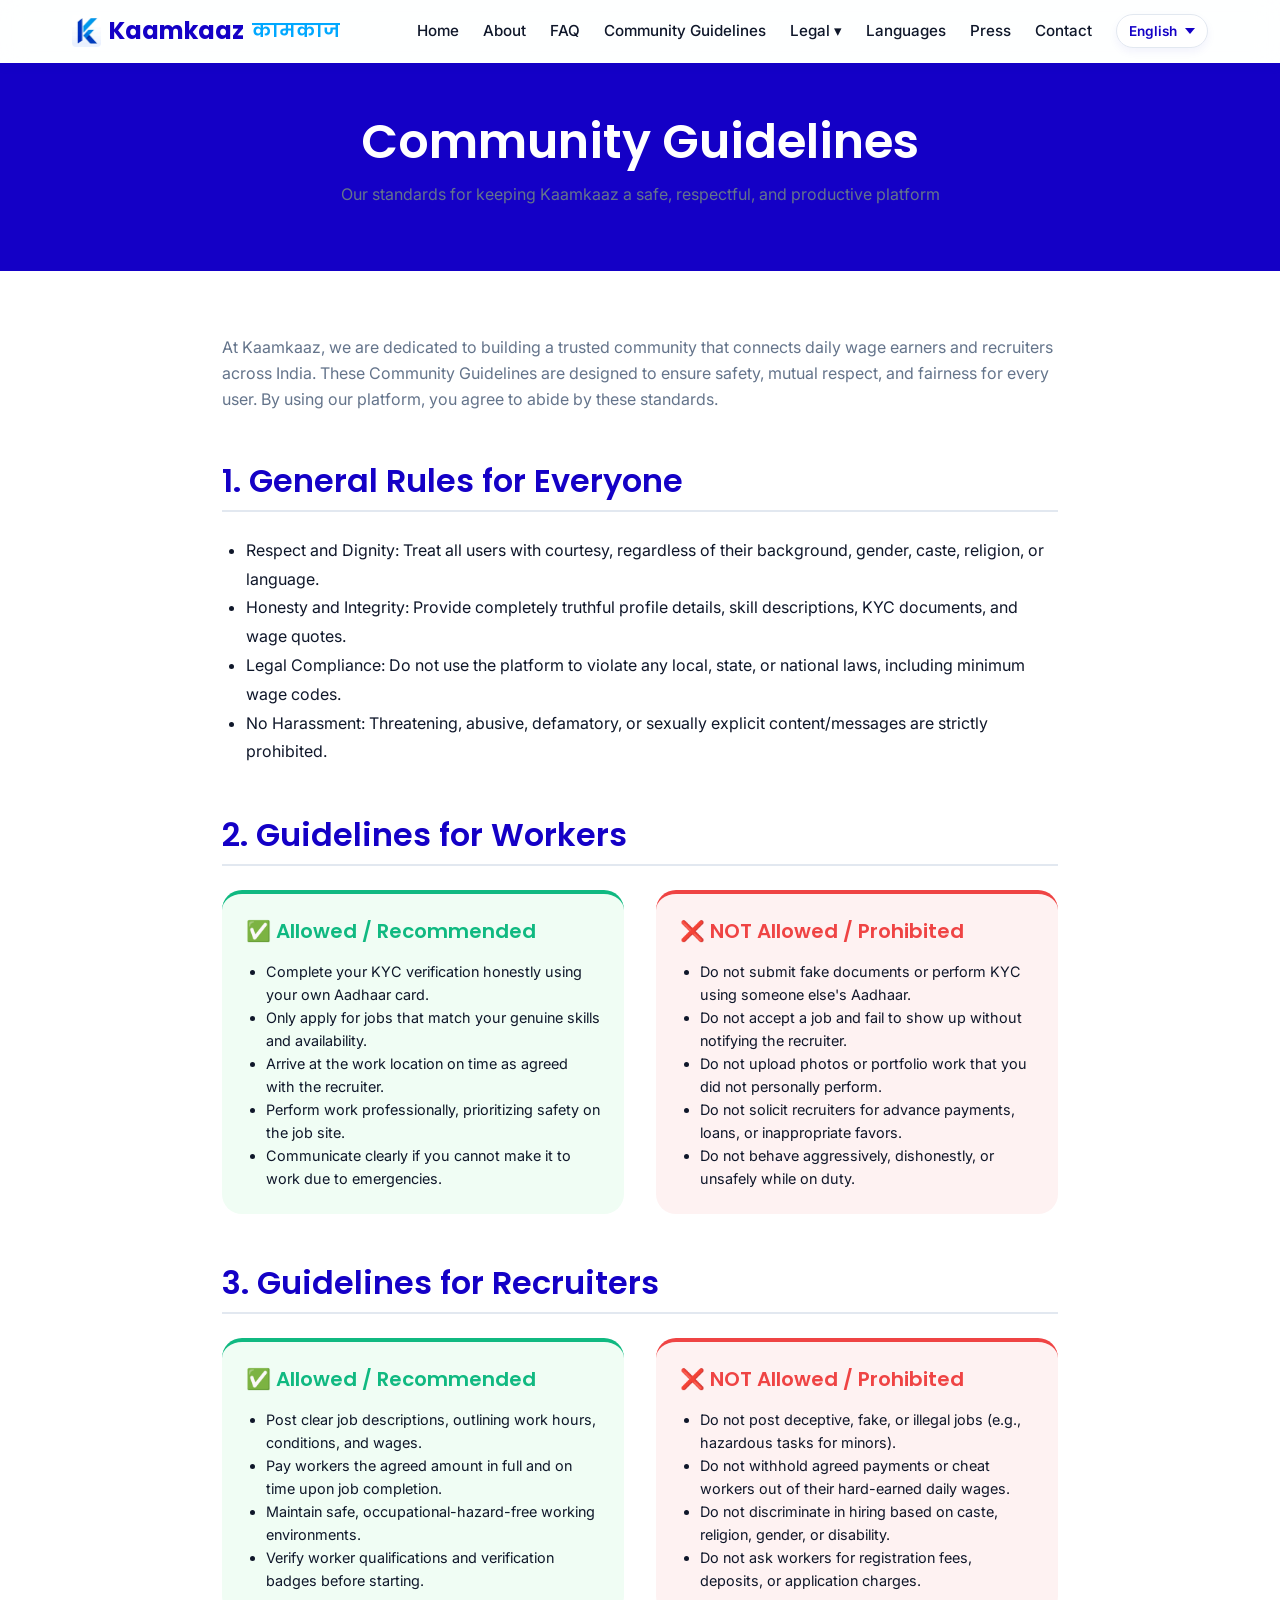
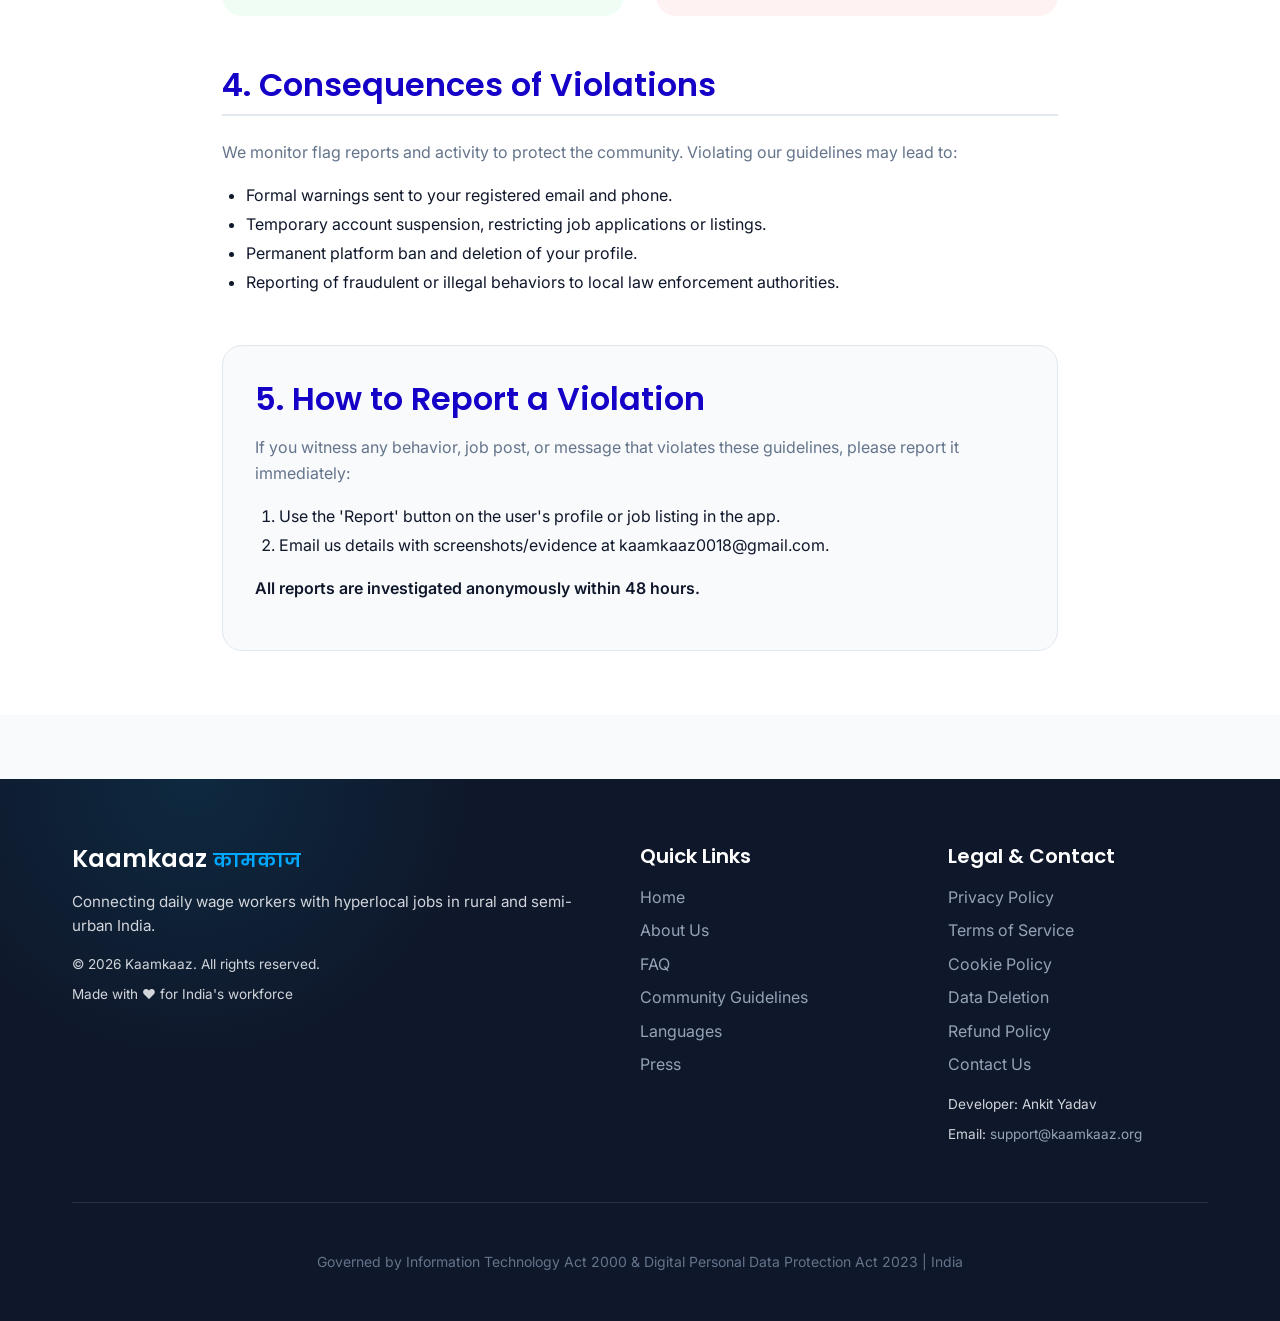
<file: community-guidelines.html>
<!DOCTYPE html>
<html lang="en">
<head>
  <meta charset="UTF-8">
  <meta name="viewport" content="width=device-width, initial-scale=1.0">
  <meta name="description" content="Community Guidelines - Kaamkaaz">
  <meta name="author" content="Ankit Yadav">
  <title>Community Guidelines - Kaamkaaz</title>
  <link rel="icon" type="image/png" href="assets/logo.png">
  <link rel="stylesheet" href="styles.css">
</head>
<body>

<!-- NAVIGATION -->
<nav>
  <div class="container">
    <div class="logo">
      <img src="assets/logo.png" alt="Kaamkaaz Logo" class="logo-img">
      Kaamkaaz
      <span class="logo-hindi">कामकाज</span>
    </div>
    <div class="menu-toggle" onclick="toggleMobileMenu()">
      <span></span>
      <span></span>
      <span></span>
    </div>
    <ul class="nav-links">
      <li><a href="index.html" data-i18n="home">Home</a></li>
      <li><a href="about.html" data-i18n="about">About</a></li>
      <li><a href="faq.html" data-i18n="faq">FAQ</a></li>
      <li><a href="community-guidelines.html" class="active" data-i18n="community_guidelines">Community Guidelines</a></li>
      <li class="dropdown">
        <a href="#" class="dropbtn" data-i18n="legal">Legal ▾</a>
        <div class="dropdown-content">
          <a href="privacy-policy.html" data-i18n="privacy_policy">Privacy Policy</a>
          <a href="terms-of-service.html" data-i18n="terms_of_service">Terms of Service</a>
          <a href="cookie-policy.html" data-i18n="cookie_policy">Cookie Policy</a>
          <a href="data-deletion.html" data-i18n="data_deletion">Data Deletion</a>
          <a href="refund-policy.html" data-i18n="refund_policy">Refund Policy</a>
        </div>
      </li>
      <li><a href="languages.html" data-i18n="languages">Languages</a></li>
      <li><a href="press.html" data-i18n="press">Press</a></li>
      <li><a href="contact.html" data-i18n="contact">Contact</a></li>
      <li class="lang-picker-item">
        <select onchange="switchLanguage(this.value)" class="lang-picker" id="langPicker" aria-label="Select Language">
          <option value="hi">हिन्दी</option>
          <option value="en">English</option>
        </select>
      </li>
    </ul>
  </div>
</nav>

<!-- HERO HEADER -->
<div class="legal-header">
  <div class="container">
    <h1 data-i18n="community_guidelines">Community Guidelines</h1>
    <p data-i18n="our_standards_for_keeping_kaamkaaz">Our standards for keeping Kaamkaaz a safe, respectful, and productive platform</p>
  </div>
</div>

<!-- CONTENT -->
<section style="padding: 4rem 2rem; background-color: var(--white);">
  <div class="container" style="max-width: 900px; margin: 0 auto;">
    
    <p data-i18n="at_kaamkaaz_we_are_dedicated">
      At Kaamkaaz, we are dedicated to building a trusted community that connects daily wage earners and recruiters across India. These Community Guidelines are designed to ensure safety, mutual respect, and fairness for every user. By using our platform, you agree to abide by these standards.
    </p>

    <!-- General Rules -->
    <div style="margin-top: 3rem; margin-bottom: 3rem;">
      <h2 data-i18n="1_general_rules_for_everyone" style="color: var(--primary-blue); border-bottom: 2px solid var(--border-light); padding-bottom: 0.5rem; margin-bottom: 1.5rem;">1. General Rules for Everyone</h2>
      <ul style="margin-left: 1.5rem; line-height: 1.8;">
        <li data-i18n="respect_and_dignity_treat_all">Respect and Dignity: Treat all users with courtesy, regardless of their background, gender, caste, religion, or language.</li>
        <li data-i18n="honesty_and_integrity_provide_completely">Honesty and Integrity: Provide completely truthful profile details, skill descriptions, KYC documents, and wage quotes.</li>
        <li data-i18n="legal_compliance_do_not_use">Legal Compliance: Do not use the platform to violate any local, state, or national laws, including minimum wage codes.</li>
        <li data-i18n="no_harassment_threatening_abusive_defamatory">No Harassment: Threatening, abusive, defamatory, or sexually explicit content/messages are strictly prohibited.</li>
      </ul>
    </div>

    <!-- Workers Guidelines -->
    <div style="margin-bottom: 3rem;">
      <h2 data-i18n="2_guidelines_for_workers" style="color: var(--primary-blue); border-bottom: 2px solid var(--border-light); padding-bottom: 0.5rem; margin-bottom: 1.5rem;">2. Guidelines for Workers</h2>
      
      <div style="display: grid; grid-template-columns: repeat(auto-fit, minmax(280px, 1fr)); gap: 2rem;">
        <div style="background-color: #f0fdf4; padding: 1.5rem; border-radius: var(--radius-lg); border-top: 4px solid var(--success-green);">
          <h4 data-i18n="allowed_recommended" style="color: var(--success-green); margin-bottom: 1rem;">✅ Allowed / Recommended</h4>
          <ul style="margin-left: 1.25rem; font-size: 0.9rem; line-height: 1.6;">
            <li data-i18n="complete_your_kyc_verification_honestly">Complete your KYC verification honestly using your own Aadhaar card.</li>
            <li data-i18n="only_apply_for_jobs_that">Only apply for jobs that match your genuine skills and availability.</li>
            <li data-i18n="arrive_at_the_work_location">Arrive at the work location on time as agreed with the recruiter.</li>
            <li data-i18n="perform_work_professionally_prioritizing_safety">Perform work professionally, prioritizing safety on the job site.</li>
            <li data-i18n="communicate_clearly_if_you_cannot">Communicate clearly if you cannot make it to work due to emergencies.</li>
          </ul>
        </div>
        
        <div style="background-color: #fef2f2; padding: 1.5rem; border-radius: var(--radius-lg); border-top: 4px solid var(--error-red);">
          <h4 data-i18n="not_allowed_prohibited" style="color: var(--error-red); margin-bottom: 1rem;">❌ NOT Allowed / Prohibited</h4>
          <ul style="margin-left: 1.25rem; font-size: 0.9rem; line-height: 1.6;">
            <li data-i18n="do_not_submit_fake_documents">Do not submit fake documents or perform KYC using someone else's Aadhaar.</li>
            <li data-i18n="do_not_accept_a_job">Do not accept a job and fail to show up without notifying the recruiter.</li>
            <li data-i18n="do_not_upload_photos_or">Do not upload photos or portfolio work that you did not personally perform.</li>
            <li data-i18n="do_not_solicit_recruiters_for">Do not solicit recruiters for advance payments, loans, or inappropriate favors.</li>
            <li data-i18n="do_not_behave_aggressively_dishonestly">Do not behave aggressively, dishonestly, or unsafely while on duty.</li>
          </ul>
        </div>
      </div>
    </div>

    <!-- Recruiters Guidelines -->
    <div style="margin-bottom: 3rem;">
      <h2 data-i18n="3_guidelines_for_recruiters" style="color: var(--primary-blue); border-bottom: 2px solid var(--border-light); padding-bottom: 0.5rem; margin-bottom: 1.5rem;">3. Guidelines for Recruiters</h2>
      
      <div style="display: grid; grid-template-columns: repeat(auto-fit, minmax(280px, 1fr)); gap: 2rem;">
        <div style="background-color: #f0fdf4; padding: 1.5rem; border-radius: var(--radius-lg); border-top: 4px solid var(--success-green);">
          <h4 data-i18n="allowed_recommended" style="color: var(--success-green); margin-bottom: 1rem;">✅ Allowed / Recommended</h4>
          <ul style="margin-left: 1.25rem; font-size: 0.9rem; line-height: 1.6;">
            <li data-i18n="post_clear_job_descriptions_outlining">Post clear job descriptions, outlining work hours, conditions, and wages.</li>
            <li data-i18n="pay_workers_the_agreed_amount">Pay workers the agreed amount in full and on time upon job completion.</li>
            <li data-i18n="maintain_safe_occupationalhazardfree_working_environments">Maintain safe, occupational-hazard-free working environments.</li>
            <li data-i18n="verify_worker_qualifications_and_verification">Verify worker qualifications and verification badges before starting.</li>
          </ul>
        </div>
        
        <div style="background-color: #fef2f2; padding: 1.5rem; border-radius: var(--radius-lg); border-top: 4px solid var(--error-red);">
          <h4 data-i18n="not_allowed_prohibited" style="color: var(--error-red); margin-bottom: 1rem;">❌ NOT Allowed / Prohibited</h4>
          <ul style="margin-left: 1.25rem; font-size: 0.9rem; line-height: 1.6;">
            <li data-i18n="do_not_post_deceptive_fake">Do not post deceptive, fake, or illegal jobs (e.g., hazardous tasks for minors).</li>
            <li data-i18n="do_not_withhold_agreed_payments">Do not withhold agreed payments or cheat workers out of their hard-earned daily wages.</li>
            <li data-i18n="do_not_discriminate_in_hiring">Do not discriminate in hiring based on caste, religion, gender, or disability.</li>
            <li data-i18n="do_not_ask_workers_for">Do not ask workers for registration fees, deposits, or application charges.</li>
          </ul>
        </div>
      </div>
    </div>

    <!-- Consequences -->
    <div style="margin-bottom: 3rem;">
      <h2 data-i18n="4_consequences_of_violations" style="color: var(--primary-blue); border-bottom: 2px solid var(--border-light); padding-bottom: 0.5rem; margin-bottom: 1.5rem;">4. Consequences of Violations</h2>
      <p data-i18n="we_monitor_flag_reports_and">
        We monitor flag reports and activity to protect the community. Violating our guidelines may lead to:
      </p>
      <ul style="margin-left: 1.5rem; line-height: 1.8;">
        <li data-i18n="formal_warnings_sent_to_your">Formal warnings sent to your registered email and phone.</li>
        <li data-i18n="temporary_account_suspension_restricting_job">Temporary account suspension, restricting job applications or listings.</li>
        <li data-i18n="permanent_platform_ban_and_deletion">Permanent platform ban and deletion of your profile.</li>
        <li data-i18n="reporting_of_fraudulent_or_illegal">Reporting of fraudulent or illegal behaviors to local law enforcement authorities.</li>
      </ul>
    </div>

    <!-- Reporting -->
    <div style="background-color: var(--background); padding: 2rem; border-radius: var(--radius-lg); border: 1px solid var(--border-light);">
      <h2 data-i18n="5_how_to_report_a" style="color: var(--primary-blue); margin-bottom: 1rem;">5. How to Report a Violation</h2>
      <p data-i18n="if_you_witness_any_behavior">
        If you witness any behavior, job post, or message that violates these guidelines, please report it immediately:
      </p>
      <ol style="margin-left: 1.5rem; line-height: 1.8;">
        <li data-i18n="use_the_report_button_on">Use the 'Report' button on the user's profile or job listing in the app.</li>
        <li data-i18n="email_us_details_with_screenshotsevidence">Email us details with screenshots/evidence at support@kaamkaaz.org.</li>
      </ol>
      <p style="margin-top: 1rem; font-weight: 600; color: var(--text-dark);" data-i18n="all_reports_are_investigated_anonymously">
        All reports are investigated anonymously within 48 hours.
      </p>
    </div>

  </div>
</section>

<!-- FOOTER -->
<footer>
  <div class="container">
    <div class="footer-content-3col">
      <div class="footer-col">
        <h3>Kaamkaaz <span class="logo-hindi">कामकाज</span></h3>
        <p data-i18n="connecting_daily_wage_workers_with_2">
          Connecting daily wage workers with hyperlocal jobs in rural and semi-urban India.
        </p>
        <p style="margin-top: 1rem; font-size: 0.85rem;" data-i18n="2026_kaamkaaz_all_rights_reserved">
          © 2026 Kaamkaaz. All rights reserved.
        </p>
        <p style="font-size: 0.85rem;" data-i18n="made_with_for_indias_workforce">
          Made with ❤️ for India's workforce
        </p>
      </div>
      <div class="footer-col">
        <h4 data-i18n="quick_links" style="margin-bottom: 1rem;">Quick Links</h4>
        <ul>
          <li><a href="index.html" data-i18n="home">Home</a></li>
          <li><a href="about.html" data-i18n="about_us">About Us</a></li>
          <li><a href="faq.html" data-i18n="faq">FAQ</a></li>
          <li><a href="community-guidelines.html" data-i18n="community_guidelines">Community Guidelines</a></li>
          <li><a href="languages.html" data-i18n="languages">Languages</a></li>
          <li><a href="press.html" data-i18n="press">Press</a></li>
        </ul>
      </div>
      <div class="footer-col">
        <h4 data-i18n="legal_contact" style="margin-bottom: 1rem;">Legal & Contact</h4>
        <ul>
          <li><a href="privacy-policy.html" data-i18n="privacy_policy">Privacy Policy</a></li>
          <li><a href="terms-of-service.html" data-i18n="terms_of_service">Terms of Service</a></li>
          <li><a href="cookie-policy.html" data-i18n="cookie_policy">Cookie Policy</a></li>
          <li><a href="data-deletion.html" data-i18n="data_deletion">Data Deletion</a></li>
          <li><a href="refund-policy.html" data-i18n="refund_policy">Refund Policy</a></li>
          <li><a href="contact.html" data-i18n="contact_us">Contact Us</a></li>
        </ul>
        <p style="margin-top: 1rem; font-size: 0.85rem;" data-i18n="developer_ankit_yadav">
          Developer: Ankit Yadav
        </p>
        <p style="font-size: 0.85rem;">
          Email: <a href="mailto:support@kaamkaaz.org">support@kaamkaaz.org</a>
        </p>
      </div>
    </div>
    <div class="footer-bottom">
      <p data-i18n="governed_by_information_technology_act">
        Governed by Information Technology Act 2000 & Digital Personal Data Protection Act 2023 | India
      </p>
    </div>
  </div>
</footer>

<script src="translations.js"></script>
<script>
function switchLanguage(lang) {
  localStorage.setItem('kaamkaazLang', lang);
  applyLanguage(lang);
}

function applyLanguage(lang) {
  const dict = (typeof translations !== 'undefined' && translations[lang]) ? translations[lang] : null;
  const fallback = (typeof translations !== 'undefined') ? translations['en'] : null;

  // Handle data-i18n elements
  document.querySelectorAll('[data-i18n]').forEach(el => {
    const key = el.getAttribute('data-i18n');
    const text = (dict && dict[key]) ? dict[key] : (fallback ? fallback[key] : null);
    if (text !== null && text !== undefined) {
      if (el.tagName === 'INPUT' || el.tagName === 'TEXTAREA') {
        el.placeholder = text;
      } else {
        el.textContent = text;
      }
    }
  });

  // Handle legacy data-en / data-hi elements (safety net)
  document.querySelectorAll('[data-en]').forEach(el => {
    const text = lang === 'hi' && el.hasAttribute('data-hi')
      ? el.getAttribute('data-hi')
      : el.getAttribute('data-en');
    if (el.tagName === 'INPUT' || el.tagName === 'TEXTAREA') {
      el.placeholder = text;
    } else {
      el.textContent = text;
    }
  });

  // Update all language pickers on page
  document.querySelectorAll('.lang-picker').forEach(sel => { sel.value = lang; });
  document.documentElement.lang = lang;
}

function toggleMobileMenu() {
  const navLinks = document.querySelector('.nav-links');
  const menuToggle = document.querySelector('.menu-toggle');
  if (navLinks && menuToggle) {
    navLinks.classList.toggle('active');
    menuToggle.classList.toggle('active');
  }
}

window.addEventListener('resize', () => {
  if (window.innerWidth > 768) {
    const navLinks = document.querySelector('.nav-links');
    const menuToggle = document.querySelector('.menu-toggle');
    if (navLinks) navLinks.classList.remove('active');
    if (menuToggle) menuToggle.classList.remove('active');
  }
});

window.addEventListener('DOMContentLoaded', () => {
  const savedLang = localStorage.getItem('kaamkaazLang') || 'en';
  applyLanguage(savedLang);

  const dropbtn = document.querySelector('.dropbtn');
  if (dropbtn) {
    dropbtn.addEventListener('click', function(e) {
      if (window.innerWidth <= 768) {
        e.preventDefault();
        this.parentElement.classList.toggle('active');
      }
    });
  }
});
</script>
</body>
</html>
</file>
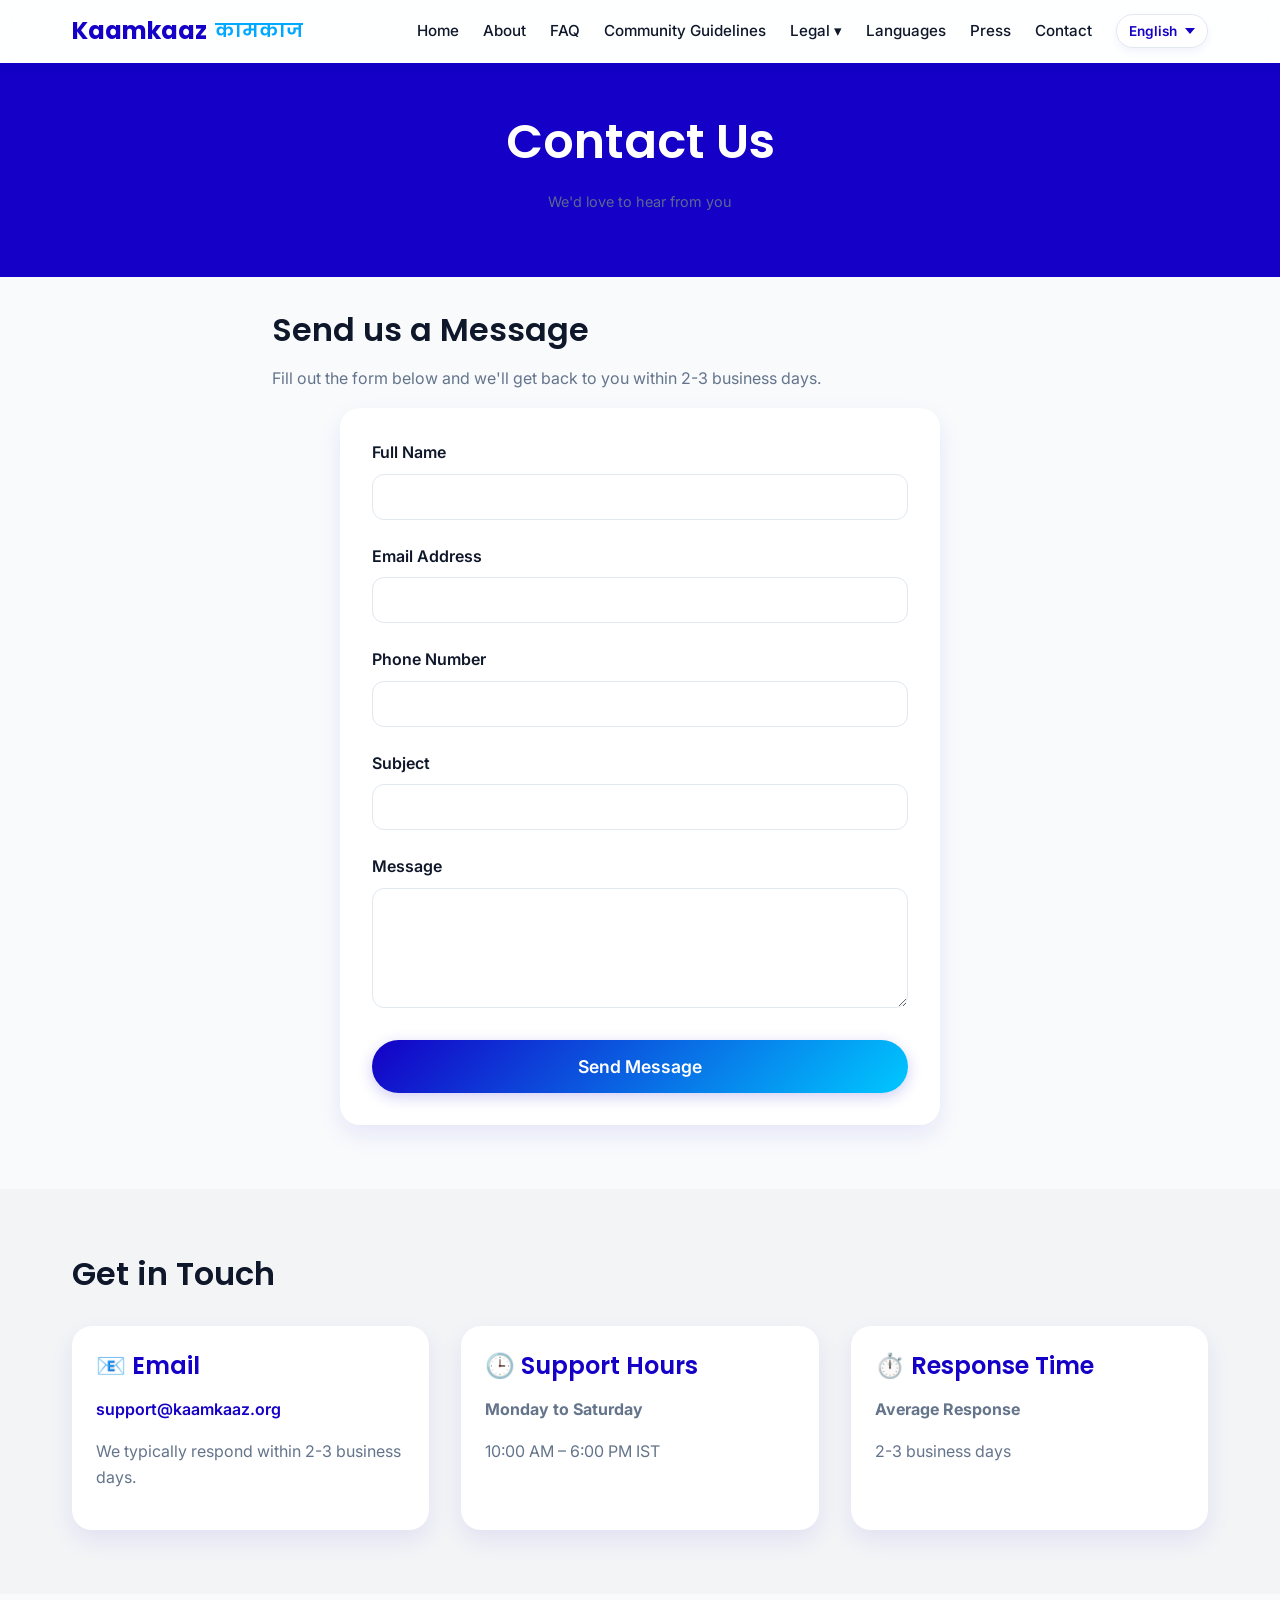
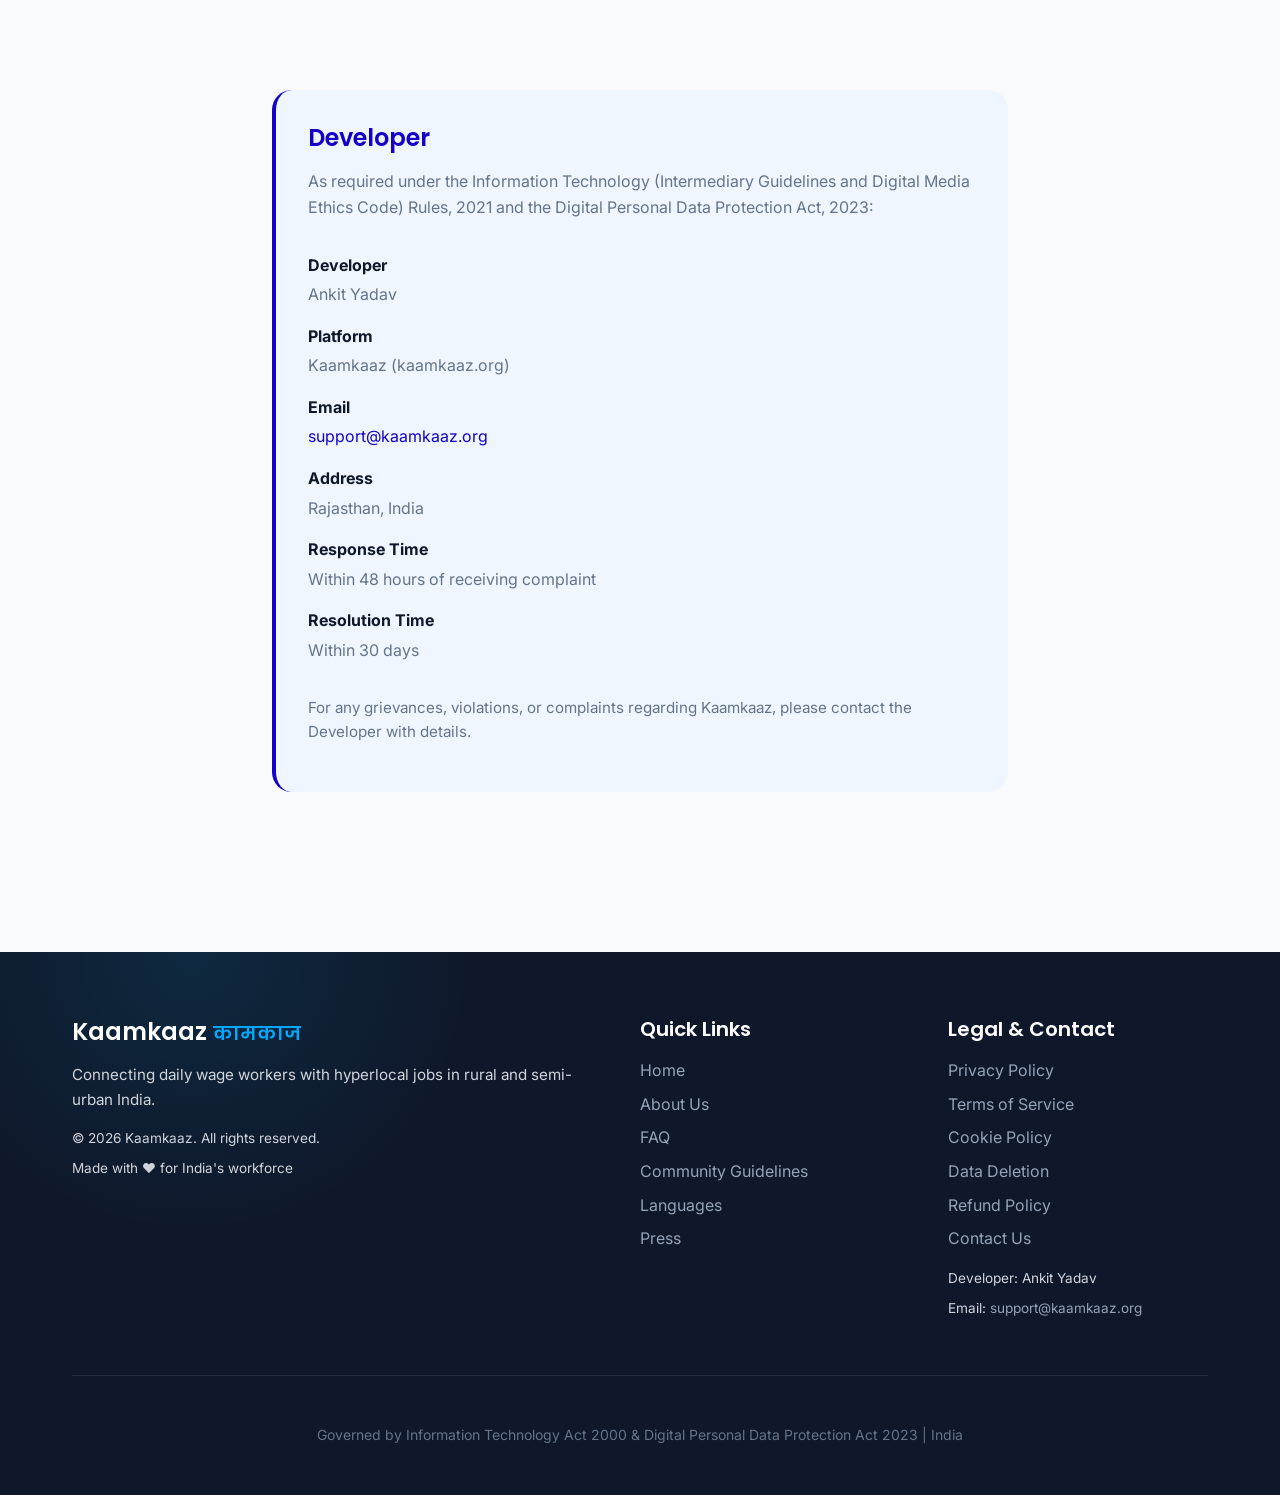
<file: contact.html>
<!DOCTYPE html>
<html lang="en">

<head>
  <meta charset="UTF-8">
  <meta name="viewport" content="width=device-width, initial-scale=1.0">
  <meta name="description"
    content="Contact Kaamkaaz - Get in touch with our team for support, feedback, or inquiries about daily wage jobs">
  <meta name="author" content="Ankit Yadav">

  <title>Contact Us - Kaamkaaz</title>

  <!-- Google Fonts -->
  <link rel="preconnect" href="https://fonts.googleapis.com">
  <link rel="preconnect" href="https://fonts.gstatic.com" crossorigin>
  <link
    href="https://fonts.googleapis.com/css2?family=Inter:wght@400;500;600;700&family=Poppins:wght@600;700&display=swap"
    rel="stylesheet">

  <!-- Stylesheet -->
  <link rel="icon" type="image/png" href="assets/logo.png">
  <link rel="stylesheet" href="styles.css">
  <style>
    .form-group {
      margin-bottom: 1.5rem;
    }

    .form-group label {
      display: block;
      font-weight: 600;
      margin-bottom: 0.5rem;
      color: var(--text-dark);
    }

    .form-group input,
    .form-group textarea {
      width: 100%;
      padding: 0.75rem;
      border: 1px solid var(--border-light);
      border-radius: var(--radius-md);
      font-family: var(--font-body);
      font-size: 1rem;
      transition: var(--transition);
    }

    .form-group input:focus,
    .form-group textarea:focus {
      outline: none;
      border-color: var(--primary-blue);
      box-shadow: 0 0 0 3px rgba(26, 86, 219, 0.1);
    }

    .form-group textarea {
      resize: vertical;
      min-height: 120px;
    }

    .form-container {
      background-color: var(--white);
      padding: 2rem;
      border-radius: var(--radius-lg);
      box-shadow: var(--shadow-md);
      max-width: 600px;
      margin: 0 auto;
    }

    .contact-grid {
      display: grid;
      grid-template-columns: repeat(auto-fit, minmax(300px, 1fr));
      gap: 2rem;
      margin-top: 2rem;
    }

    .contact-card {
      background-color: var(--white);
      padding: 1.5rem;
      border-radius: var(--radius-lg);
      box-shadow: var(--shadow-md);
      transition: var(--transition);
    }

    .contact-card:hover {
      box-shadow: var(--shadow-lg);
      transform: translateY(-4px);
    }

    .contact-card h3 {
      color: var(--primary-blue);
      margin-bottom: 1rem;
    }

    .grievance-section {
      background-color: #eff6ff;
      border-left: 4px solid var(--primary-blue);
      padding: 2rem;
      border-radius: var(--radius-lg);
      margin: 2rem 0;
    }

    .grievance-section h3 {
      color: var(--primary-blue);
      margin-bottom: 1rem;
    }

    .grievance-item {
      margin-bottom: 1rem;
    }

    .grievance-item strong {
      color: var(--text-dark);
      display: block;
      margin-bottom: 0.25rem;
    }

    .grievance-item p {
      color: var(--text-muted);
      margin: 0;
    }

    @media (max-width: 768px) {
      .contact-grid {
        grid-template-columns: 1fr;
      }
    }
  </style>
</head>

<body>

  <!-- NAVIGATION -->
  <nav>
    <div class="container">
      <div class="logo">
        Kaamkaaz
        <span class="logo-hindi">कामकाज</span>
      </div>
      <div class="menu-toggle" onclick="toggleMobileMenu()">
        <span></span>
        <span></span>
        <span></span>
      </div>
      <ul class="nav-links">
        <li><a href="index.html" data-i18n="home">Home</a></li>
        <li><a href="about.html" data-i18n="about">About</a></li>
        <li><a href="faq.html" data-i18n="faq">FAQ</a></li>
        <li><a href="community-guidelines.html" data-i18n="community_guidelines">Community
            Guidelines</a></li>
        <li class="dropdown">
          <a href="#" class="dropbtn" data-i18n="legal">Legal ▾</a>
          <div class="dropdown-content">
            <a href="privacy-policy.html" data-i18n="privacy_policy">Privacy Policy</a>
            <a href="terms-of-service.html" data-i18n="terms_of_service">Terms of Service</a>
            <a href="cookie-policy.html" data-i18n="cookie_policy">Cookie Policy</a>
            <a href="data-deletion.html" data-i18n="data_deletion">Data Deletion</a>
            <a href="refund-policy.html" data-i18n="refund_policy">Refund Policy</a>
          </div>
        </li>
        <li><a href="languages.html" data-i18n="languages">Languages</a></li>
        <li><a href="press.html" data-i18n="press">Press</a></li>
        <li><a href="contact.html" class="active" data-i18n="contact">Contact</a></li>
        <li class="lang-picker-item">
        <select onchange="switchLanguage(this.value)" class="lang-picker" id="langPicker" aria-label="Select Language">
          <option value="hi">हिन्दी</option>
          <option value="en">English</option>
        </select>
      </li>
      </ul>
    </div>
  </nav>

  <!-- ═══════════════════════════════════════════════════════════════
     PAGE HEADER
     ═══════════════════════════════════════════════════════════════ -->
  <div class="legal-header">
    <div class="container">
      <h1 data-i18n="contact_us">Contact Us</h1>
      <p class="last-updated" data-i18n="wed_love_to_hear_from">We'd love to hear
        from you</p>
    </div>
  </div>

  <!-- ═══════════════════════════════════════════════════════════════
     CONTACT FORM SECTION
     ═══════════════════════════════════════════════════════════════ -->
  <section style="padding-top: 2rem; padding-bottom: 4rem;">
    <div class="container" style="max-width: 800px;">
      <h2 data-i18n="send_us_a_message">Send us a Message</h2>
      <p data-i18n="fill_out_the_form_below">Fill out the form below
        and we'll get back to you within 2-3 business days.</p>

      <form class="form-container" id="contactForm" action="https://formsubmit.co/support@kaamkaaz.org" method="POST">
        <input type="hidden" name="_captcha" value="false">
        <div class="form-group">
          <label for="name" data-i18n="full_name">Full Name</label>
          <input type="text" id="name" name="Name" required>
        </div>

        <div class="form-group">
          <label for="email" data-i18n="email_address">Email Address</label>
          <input type="email" id="email" name="Email" required>
        </div>

        <div class="form-group">
          <label for="phone" data-i18n="phone_number">Phone Number</label>
          <input type="tel" id="phone" name="Phone">
        </div>

        <div class="form-group">
          <label for="subject" data-i18n="subject">Subject</label>
          <input type="text" id="subject" name="Subject" required>
        </div>

        <div class="form-group">
          <label for="message" data-i18n="message">Message</label>
          <textarea id="message" name="Message" required></textarea>
        </div>

        <button type="submit" class="btn btn-primary btn-lg" style="width: 100%;" data-i18n="send_message">Send Message</button>
      </form>
    </div>
  </section>

  <!-- ═══════════════════════════════════════════════════════════════
     DIRECT CONTACT INFO
     ═══════════════════════════════════════════════════════════════ -->
  <section style="background-color: #f3f4f6; padding: 4rem 2rem;">
    <div class="container">
      <h2 data-i18n="get_in_touch">Get in Touch</h2>

      <div class="contact-grid">
        <div class="contact-card">
          <h3>📧 Email</h3>
          <p><a href="mailto:support@kaamkaaz.org" style="font-weight: 600;">support@kaamkaaz.org</a></p>
          <p data-i18n="we_typically_respond_within_23">We typically respond within 2-3 business days.
          </p>
        </div>

        <div class="contact-card">
          <h3>🕒 Support Hours</h3>
          <p><strong data-i18n="monday_to_saturday">Monday to Saturday</strong></p>
          <p data-i18n="1000_am_600_pm_ist">10:00 AM – 6:00 PM IST</p>
        </div>

        <div class="contact-card">
          <h3>⏱️ Response Time</h3>
          <p><strong data-i18n="average_response">Average Response</strong></p>
          <p data-i18n="23_business_days">2-3 business days</p>
        </div>
      </div>
    </div>
  </section>

  <!-- ═══════════════════════════════════════════════════════════════
     GRIEVANCE OFFICER SECTION
     ═══════════════════════════════════════════════════════════════ -->
  <section style="padding: 4rem 2rem;">
    <div class="container" style="max-width: 800px;">
      <div class="grievance-section">
        <h3 data-i18n="developer">Developer</h3>
        <p data-i18n="as_required_under_the_information">
          As required under the Information Technology (Intermediary Guidelines and Digital Media Ethics Code) Rules,
          2021 and the Digital Personal Data Protection Act, 2023:</p>

        <div style="margin-top: 2rem;">
          <div class="grievance-item">
            <strong data-i18n="developer">Developer</strong>
            <p>Ankit Yadav</p>
          </div>

          <div class="grievance-item">
            <strong data-i18n="platform">Platform</strong>
            <p>Kaamkaaz (kaamkaaz.org)</p>
          </div>

          <div class="grievance-item">
            <strong data-i18n="email">Email</strong>
            <p><a href="mailto:support@kaamkaaz.org">support@kaamkaaz.org</a></p>
          </div>

          <div class="grievance-item">
            <strong data-i18n="address">Address</strong>
            <p data-i18n="rajasthan_india">Rajasthan, India</p>
          </div>

          <div class="grievance-item">
            <strong data-i18n="response_time">Response Time</strong>
            <p data-i18n="within_48_hours_of_receiving">Within
              48 hours of receiving complaint</p>
          </div>

          <div class="grievance-item">
            <strong data-i18n="resolution_time">Resolution Time</strong>
            <p data-i18n="within_30_days">Within 30 days</p>
          </div>
        </div>

        <p style="margin-top: 2rem; font-size: 0.95rem; color: var(--text-muted);"
          data-i18n="for_any_grievances_violations_or">For
          any grievances, violations, or complaints regarding Kaamkaaz, please contact the Developer with
          details.</p>
      </div>
    </div>
  </section>

  <!-- FOOTER -->
  <footer>
    <div class="container">
      <div class="footer-content-3col">
        <div class="footer-col">
          <h3>Kaamkaaz <span class="logo-hindi">कामकाज</span></h3>
          <p data-i18n="connecting_daily_wage_workers_with_2">
            Connecting daily wage workers with hyperlocal jobs in rural and semi-urban India.
          </p>
          <p style="margin-top: 1rem; font-size: 0.85rem;" data-i18n="2026_kaamkaaz_all_rights_reserved">
            © 2026 Kaamkaaz. All rights reserved.
          </p>
          <p style="font-size: 0.85rem;" data-i18n="made_with_for_indias_workforce">
            Made with ❤️ for India's workforce
          </p>
        </div>
        <div class="footer-col">
          <h4 data-i18n="quick_links" style="margin-bottom: 1rem;">Quick Links</h4>
          <ul>
            <li><a href="index.html" data-i18n="home">Home</a></li>
            <li><a href="about.html" data-i18n="about_us">About Us</a></li>
            <li><a href="faq.html" data-i18n="faq">FAQ</a></li>
            <li><a href="community-guidelines.html" data-i18n="community_guidelines">Community Guidelines</a></li>
            <li><a href="languages.html" data-i18n="languages">Languages</a></li>
            <li><a href="press.html" data-i18n="press">Press</a></li>
          </ul>
        </div>
        <div class="footer-col">
          <h4 data-i18n="legal_contact" style="margin-bottom: 1rem;">Legal & Contact</h4>
          <ul>
            <li><a href="privacy-policy.html" data-i18n="privacy_policy">Privacy Policy</a></li>
            <li><a href="terms-of-service.html" data-i18n="terms_of_service">Terms of Service</a>
            </li>
            <li><a href="cookie-policy.html" data-i18n="cookie_policy">Cookie Policy</a></li>
            <li><a href="data-deletion.html" data-i18n="data_deletion">Data Deletion</a></li>
            <li><a href="refund-policy.html" data-i18n="refund_policy">Refund Policy</a></li>
            <li><a href="contact.html" data-i18n="contact_us">Contact Us</a></li>
          </ul>
          <p style="margin-top: 1rem; font-size: 0.85rem;" data-i18n="developer_ankit_yadav">
            Developer: Ankit Yadav
          </p>
          <p style="font-size: 0.85rem;">
            Email: <a href="mailto:support@kaamkaaz.org">support@kaamkaaz.org</a>
          </p>
        </div>
      </div>
      <div class="footer-bottom">
        <p data-i18n="governed_by_information_technology_act">
          Governed by Information Technology Act 2000 & Digital Personal Data Protection Act 2023 | India
        </p>
      </div>
    </div>
  </footer>

  <script src="translations.js"></script>
<script>
function switchLanguage(lang) {
  localStorage.setItem('kaamkaazLang', lang);
  applyLanguage(lang);
}

function applyLanguage(lang) {
  const dict = (typeof translations !== 'undefined' && translations[lang]) ? translations[lang] : null;
  const fallback = (typeof translations !== 'undefined') ? translations['en'] : null;

  // Handle data-i18n elements
  document.querySelectorAll('[data-i18n]').forEach(el => {
    const key = el.getAttribute('data-i18n');
    const text = (dict && dict[key]) ? dict[key] : (fallback ? fallback[key] : null);
    if (text !== null && text !== undefined) {
      if (el.tagName === 'INPUT' || el.tagName === 'TEXTAREA') {
        el.placeholder = text;
      } else {
        el.textContent = text;
      }
    }
  });

  // Handle legacy data-en / data-hi elements (safety net)
  document.querySelectorAll('[data-en]').forEach(el => {
    const text = lang === 'hi' && el.hasAttribute('data-hi')
      ? el.getAttribute('data-hi')
      : el.getAttribute('data-en');
    if (el.tagName === 'INPUT' || el.tagName === 'TEXTAREA') {
      el.placeholder = text;
    } else {
      el.textContent = text;
    }
  });

  // Update all language pickers on page
  document.querySelectorAll('.lang-picker').forEach(sel => { sel.value = lang; });
  document.documentElement.lang = lang;
}

function toggleMobileMenu() {
  const navLinks = document.querySelector('.nav-links');
  const menuToggle = document.querySelector('.menu-toggle');
  if (navLinks && menuToggle) {
    navLinks.classList.toggle('active');
    menuToggle.classList.toggle('active');
  }
}

window.addEventListener('resize', () => {
  if (window.innerWidth > 768) {
    const navLinks = document.querySelector('.nav-links');
    const menuToggle = document.querySelector('.menu-toggle');
    if (navLinks) navLinks.classList.remove('active');
    if (menuToggle) menuToggle.classList.remove('active');
  }
});

window.addEventListener('DOMContentLoaded', () => {
  const savedLang = localStorage.getItem('kaamkaazLang') || 'en';
  applyLanguage(savedLang);

  const dropbtn = document.querySelector('.dropbtn');
  if (dropbtn) {
    dropbtn.addEventListener('click', function(e) {
      if (window.innerWidth <= 768) {
        e.preventDefault();
        this.parentElement.classList.toggle('active');
      }
    });
  }
});
</script>
</body>

</html>
</file>
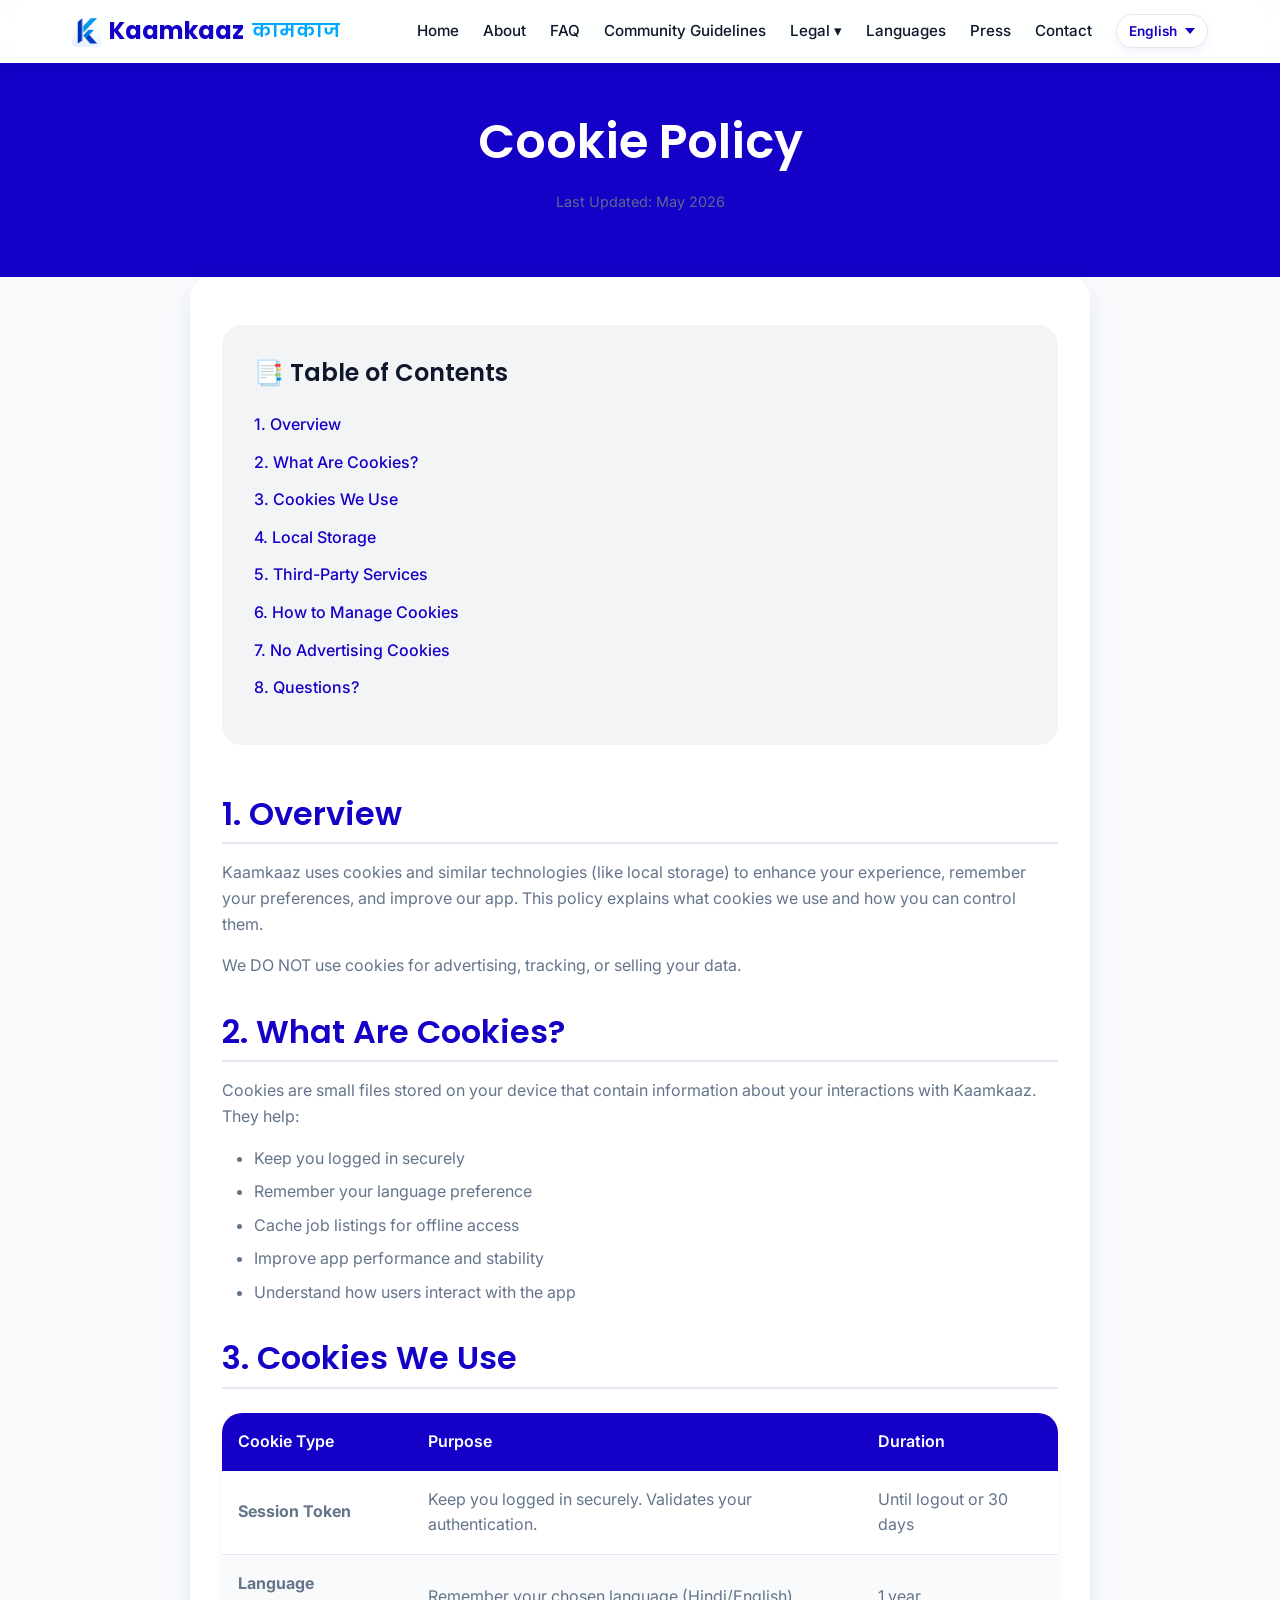
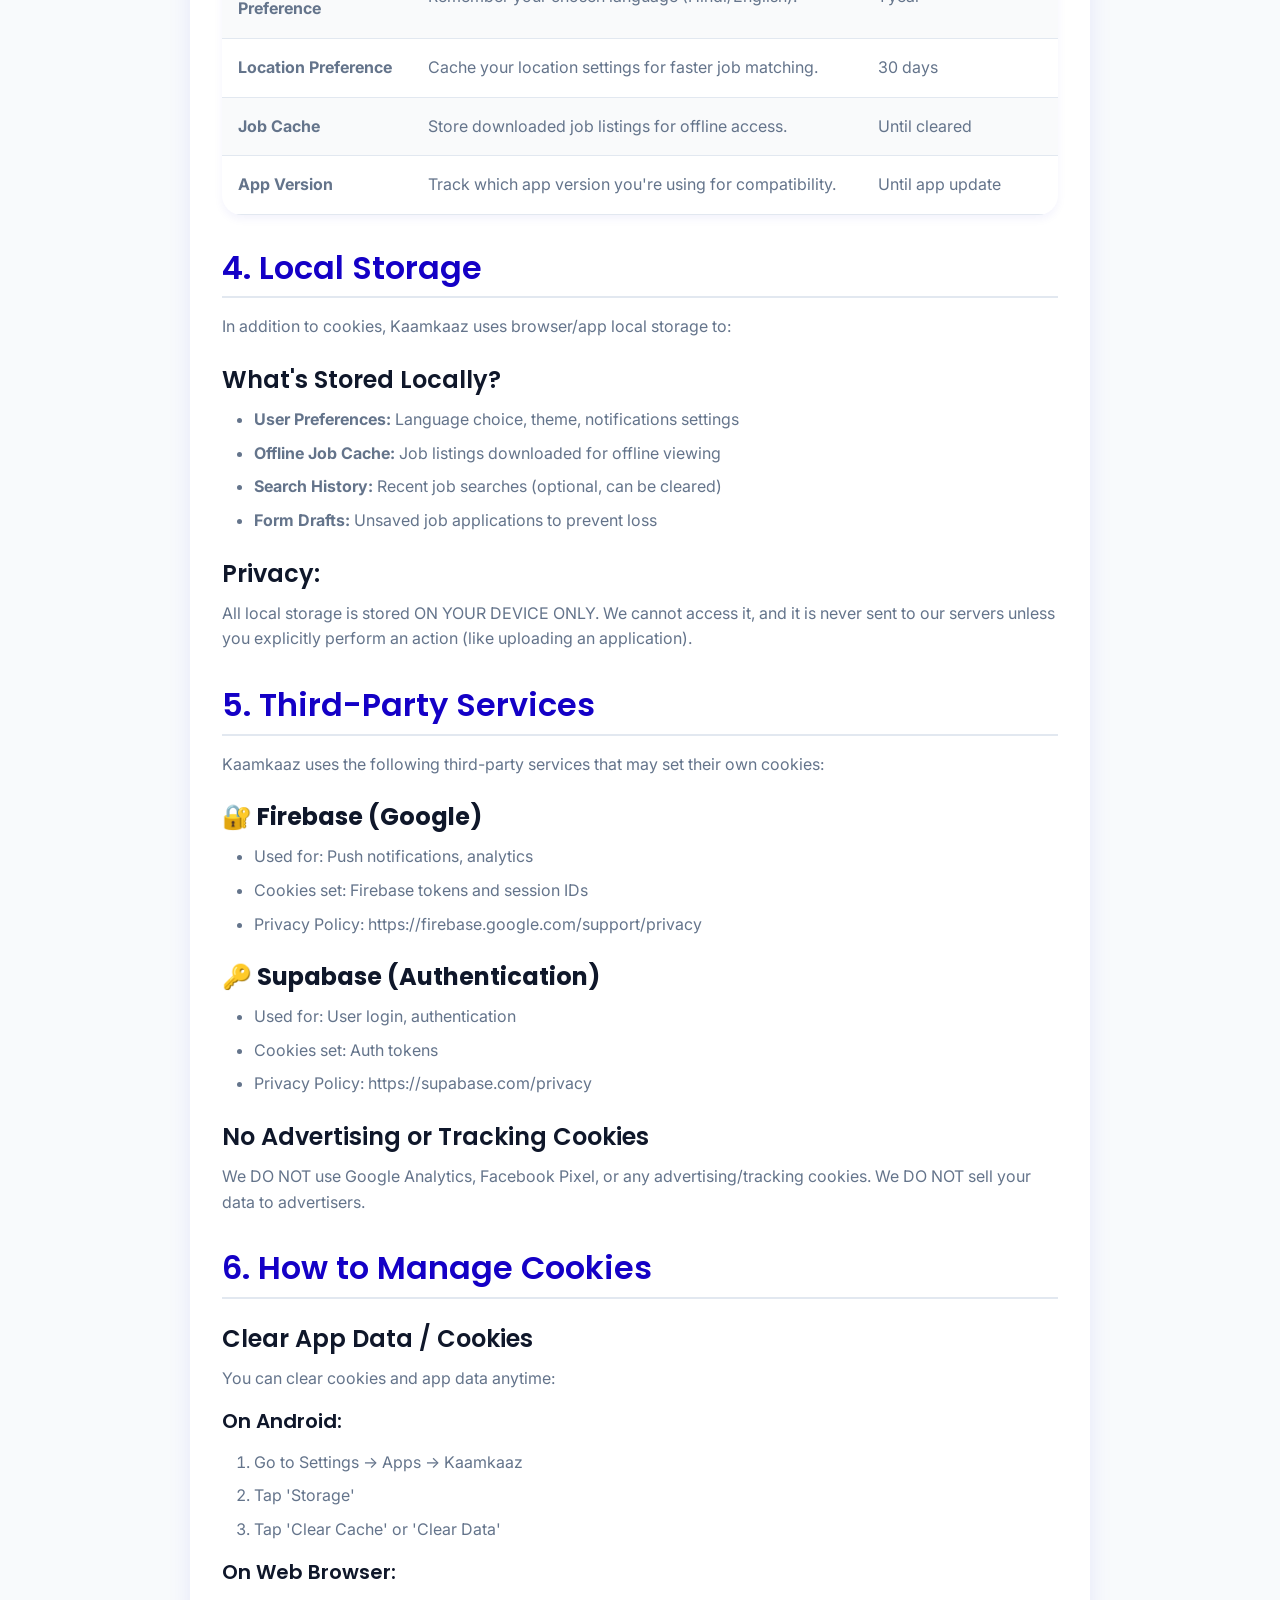
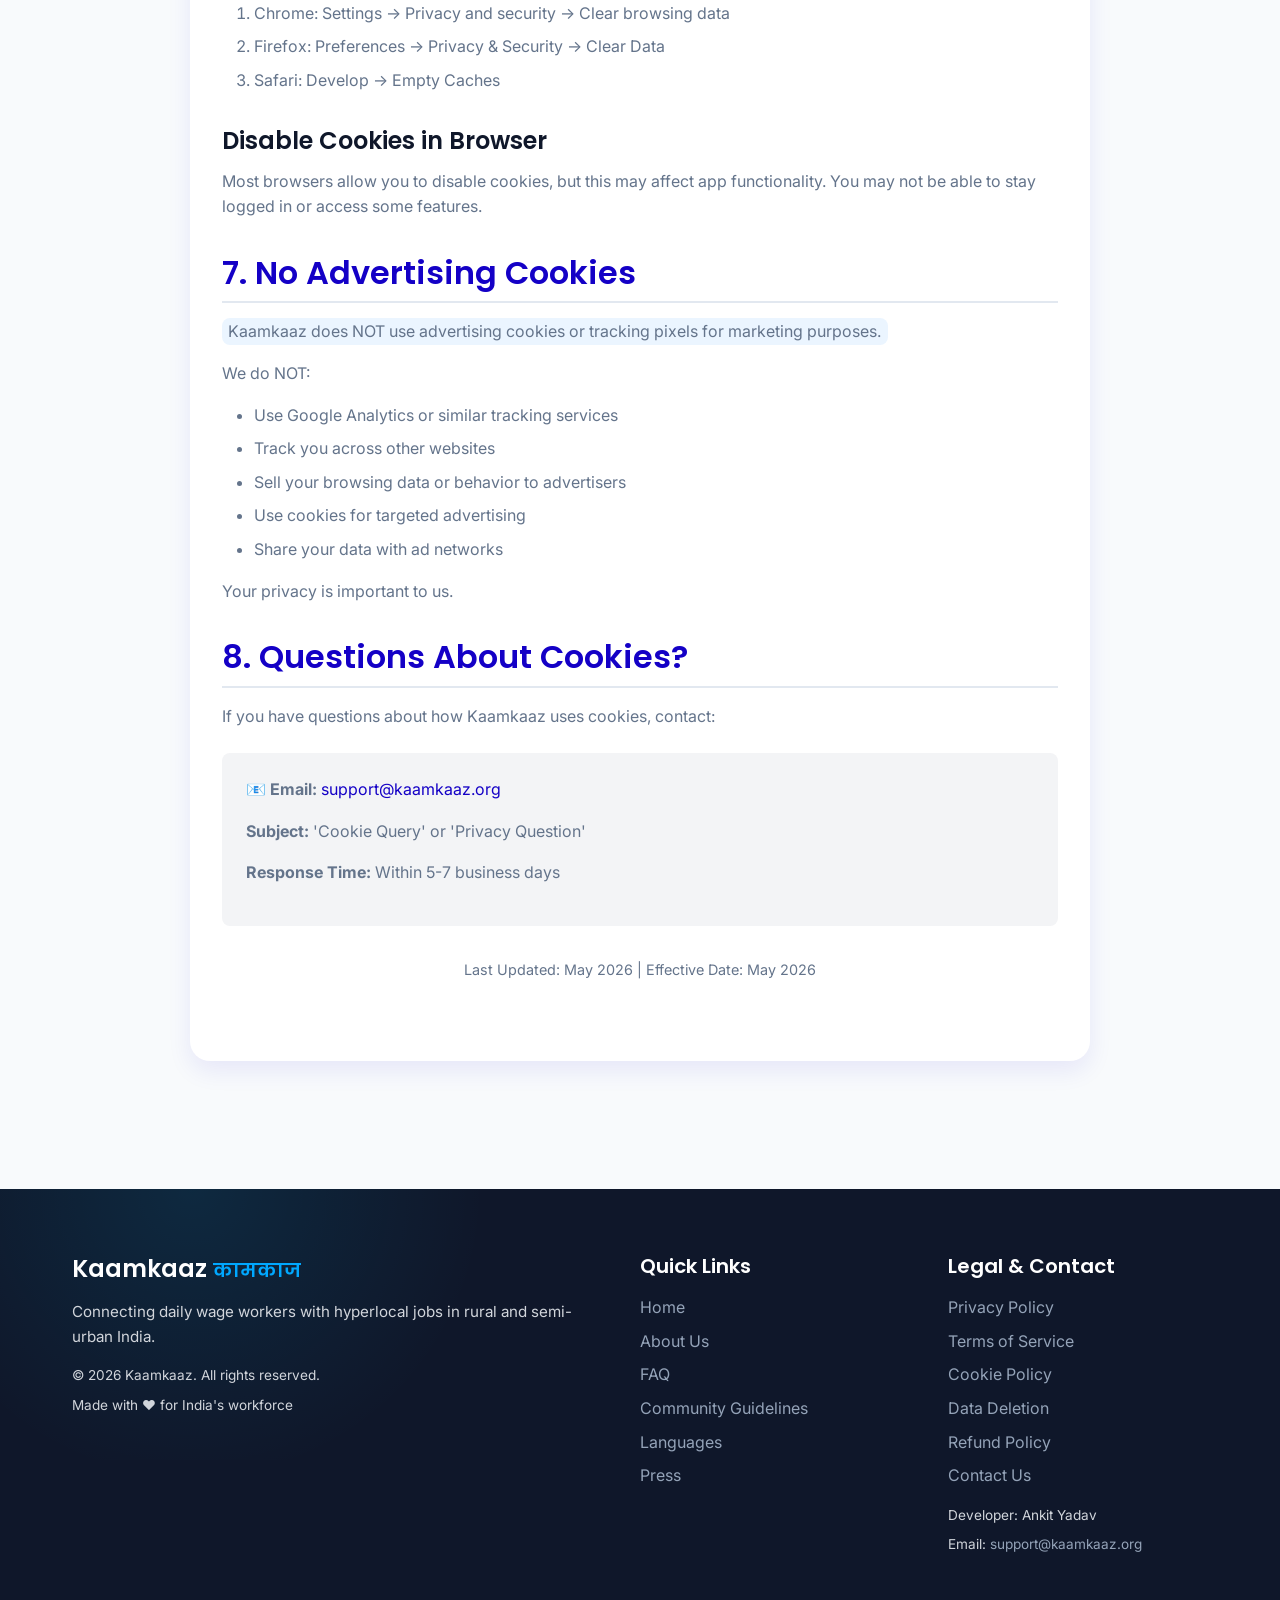
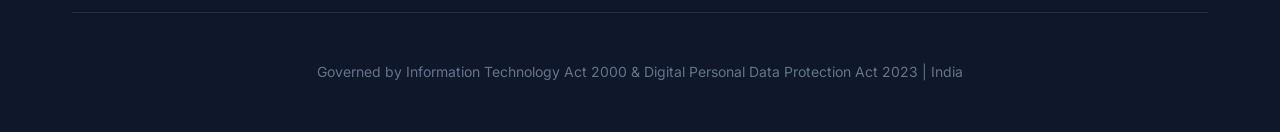
<file: cookie-policy.html>
<!DOCTYPE html>
<html lang="en">
<head>
  <meta charset="UTF-8">
  <meta name="viewport" content="width=device-width, initial-scale=1.0">
  <meta name="description" content="Kaamkaaz Cookie Policy - Information about cookies and local storage used in the app">
  <meta name="author" content="Ankit Yadav">
  
  <title>Cookie Policy - Kaamkaaz</title>
  
  <!-- Google Fonts -->
  <link rel="preconnect" href="https://fonts.googleapis.com">
  <link rel="preconnect" href="https://fonts.gstatic.com" crossorigin>
  <link href="https://fonts.googleapis.com/css2?family=Inter:wght@400;500;600;700&family=Poppins:wght@600;700&display=swap" rel="stylesheet">
  
  <!-- Stylesheet -->
  <link rel="icon" type="image/png" href="assets/logo.png">
  <link rel="stylesheet" href="styles.css">
  <style>
    .lang-toggle {
      background-color: var(--primary-blue);
      color: var(--white);
      border: none;
      padding: 0.5rem 0.75rem;
      border-radius: var(--radius-md);
      font-weight: 600;
      cursor: pointer;
      font-size: 0.9rem;
      transition: var(--transition);
      margin-left: 1rem;
    }

    .lang-toggle:hover {
      background-color: #0E0099;
    }

    .cookie-table {
      width: 100%;
      border-collapse: collapse;
      margin: 1.5rem 0;
      background-color: var(--white);
      box-shadow: var(--shadow-sm);
      border-radius: var(--radius-lg);
      overflow: hidden;
    }

    .cookie-table thead {
      background-color: var(--primary-blue);
      color: var(--white);
    }

    .cookie-table th {
      padding: 1rem;
      text-align: left;
      font-weight: 600;
    }

    .cookie-table td {
      padding: 1rem;
      border-bottom: 1px solid var(--border-light);
      color: var(--text-muted);
    }

    .cookie-table tr:nth-child(even) {
      background-color: #f9fafb;
    }

    @media (max-width: 768px) {
      .cookie-table th,
      .cookie-table td {
        padding: 0.75rem;
        font-size: 0.9rem;
      }
    }

    @media (max-width: 480px) {
      .cookie-table th,
      .cookie-table td {
        padding: 0.5rem;
        font-size: 0.85rem;
      }
    }
  </style>
</head>
<body>

<!-- NAVIGATION -->
<nav>
  <div class="container">
    <div class="logo">
      <img src="assets/logo.png" alt="Kaamkaaz Logo" class="logo-img">
      Kaamkaaz
      <span class="logo-hindi">कामकाज</span>
    </div>
    <div class="menu-toggle" onclick="toggleMobileMenu()">
      <span></span>
      <span></span>
      <span></span>
    </div>
    <ul class="nav-links">
      <li><a href="index.html" data-i18n="home">Home</a></li>
      <li><a href="about.html" data-i18n="about">About</a></li>
      <li><a href="faq.html" data-i18n="faq">FAQ</a></li>
      <li><a href="community-guidelines.html" data-i18n="community_guidelines">Community Guidelines</a></li>
      <li class="dropdown">
        <a href="#" class="dropbtn" data-i18n="legal">Legal ▾</a>
        <div class="dropdown-content">
          <a href="privacy-policy.html" data-i18n="privacy_policy">Privacy Policy</a>
          <a href="terms-of-service.html" data-i18n="terms_of_service">Terms of Service</a>
          <a href="cookie-policy.html" class="active" data-i18n="cookie_policy">Cookie Policy</a>
          <a href="data-deletion.html" data-i18n="data_deletion">Data Deletion</a>
          <a href="refund-policy.html" data-i18n="refund_policy">Refund Policy</a>
        </div>
      </li>
      <li><a href="languages.html" data-i18n="languages">Languages</a></li>
      <li><a href="press.html" data-i18n="press">Press</a></li>
      <li><a href="contact.html" data-i18n="contact">Contact</a></li>
      <li class="lang-picker-item">
        <select onchange="switchLanguage(this.value)" class="lang-picker" id="langPicker" aria-label="Select Language">
          <option value="hi">हिन्दी</option>
          <option value="en">English</option>
        </select>
      </li>
    </ul>
  </div>
</nav>

<!-- ═══════════════════════════════════════════════════════════════
     LEGAL HEADER
     ═══════════════════════════════════════════════════════════════ -->
<div class="legal-header">
  <div class="container">
    <h1 data-i18n="cookie_policy">Cookie Policy</h1>
    <p class="last-updated" data-i18n="last_updated_may_2026">Last Updated: May 2026</p>
  </div>
</div>

<!-- ═══════════════════════════════════════════════════════════════
     LEGAL CONTENT
     ═══════════════════════════════════════════════════════════════ -->
<section style="padding-top: 2rem; padding-bottom: 4rem;">
  <div class="legal-content">
    
    <!-- Table of Contents -->
    <div class="toc">
      <h3>📑 Table of Contents</h3>
      <ul>
        <li><a href="#overview" data-i18n="1_overview">1. Overview</a></li>
        <li><a href="#what-are" data-i18n="2_what_are_cookies">2. What Are Cookies?</a></li>
        <li><a href="#cookies-we-use" data-i18n="3_cookies_we_use">3. Cookies We Use</a></li>
        <li><a href="#local-storage" data-i18n="4_local_storage">4. Local Storage</a></li>
        <li><a href="#third-party" data-i18n="5_thirdparty_services">5. Third-Party Services</a></li>
        <li><a href="#how-to-manage" data-i18n="6_how_to_manage_cookies">6. How to Manage Cookies</a></li>
        <li><a href="#no-ads" data-i18n="7_no_advertising_cookies">7. No Advertising Cookies</a></li>
        <li><a href="#contact" data-i18n="8_questions">8. Questions?</a></li>
      </ul>
    </div>

    <!-- Content Sections -->
    <div class="legal-section" id="overview">
      <h2 data-i18n="1_overview">1. Overview</h2>
      <p data-i18n="kaamkaaz_uses_cookies_and_similar">Kaamkaaz uses cookies and similar technologies (like local storage) to enhance your experience, remember your preferences, and improve our app. This policy explains what cookies we use and how you can control them.</p>
      <p data-i18n="we_do_not_use_cookies"><span class="highlight" data-i18n="we_do_not_use_cookies">We DO NOT use cookies for advertising, tracking, or selling your data.</span></p>
    </div>

    <div class="legal-section" id="what-are">
      <h2 data-i18n="2_what_are_cookies">2. What Are Cookies?</h2>
      <p data-i18n="cookies_are_small_files_stored">Cookies are small files stored on your device that contain information about your interactions with Kaamkaaz. They help:</p>
      <ul>
        <li data-i18n="keep_you_logged_in_securely">Keep you logged in securely</li>
        <li data-i18n="remember_your_language_preference">Remember your language preference</li>
        <li data-i18n="cache_job_listings_for_offline">Cache job listings for offline access</li>
        <li data-i18n="improve_app_performance_and_stability">Improve app performance and stability</li>
        <li data-i18n="understand_how_users_interact_with">Understand how users interact with the app</li>
      </ul>
    </div>

    <div class="legal-section" id="cookies-we-use">
      <h2 data-i18n="3_cookies_we_use">3. Cookies We Use</h2>
      
      <table class="cookie-table">
        <thead>
          <tr>
            <th data-i18n="cookie_type">Cookie Type</th>
            <th data-i18n="purpose">Purpose</th>
            <th data-i18n="duration">Duration</th>
          </tr>
        </thead>
        <tbody>
          <tr>
            <td><strong data-i18n="session_token">Session Token</strong></td>
            <td data-i18n="keep_you_logged_in_securely_2">Keep you logged in securely. Validates your authentication.</td>
            <td data-i18n="until_logout_or_30_days">Until logout or 30 days</td>
          </tr>
          <tr>
            <td><strong data-i18n="language_preference">Language Preference</strong></td>
            <td data-i18n="remember_your_chosen_language_hindienglish">Remember your chosen language (Hindi/English).</td>
            <td data-i18n="1_year">1 year</td>
          </tr>
          <tr>
            <td><strong data-i18n="location_preference">Location Preference</strong></td>
            <td data-i18n="cache_your_location_settings_for">Cache your location settings for faster job matching.</td>
            <td data-i18n="30_days">30 days</td>
          </tr>
          <tr>
            <td><strong data-i18n="job_cache">Job Cache</strong></td>
            <td data-i18n="store_downloaded_job_listings_for">Store downloaded job listings for offline access.</td>
            <td data-i18n="until_cleared">Until cleared</td>
          </tr>
          <tr>
            <td><strong data-i18n="app_version">App Version</strong></td>
            <td data-i18n="track_which_app_version_youre">Track which app version you're using for compatibility.</td>
            <td data-i18n="until_app_update">Until app update</td>
          </tr>
        </tbody>
      </table>
    </div>

    <div class="legal-section" id="local-storage">
      <h2 data-i18n="4_local_storage">4. Local Storage</h2>
      <p data-i18n="in_addition_to_cookies_kaamkaaz">In addition to cookies, Kaamkaaz uses browser/app local storage to:</p>
      
      <h3 data-i18n="whats_stored_locally">What's Stored Locally?</h3>
      <ul>
        <li><strong data-i18n="user_preferences">User Preferences:</strong> <span data-i18n="language_choice_theme_notifications_settings">Language choice, theme, notifications settings</span></li>
        <li><strong data-i18n="offline_job_cache">Offline Job Cache:</strong> <span data-i18n="job_listings_downloaded_for_offline">Job listings downloaded for offline viewing</span></li>
        <li><strong data-i18n="search_history">Search History:</strong> <span data-i18n="recent_job_searches_optional_can">Recent job searches (optional, can be cleared)</span></li>
        <li><strong data-i18n="form_drafts">Form Drafts:</strong> <span data-i18n="unsaved_job_applications_to_prevent">Unsaved job applications to prevent loss</span></li>
      </ul>

      <h3 data-i18n="privacy">Privacy:</h3>
      <p data-i18n="all_local_storage_is_stored">All local storage is stored ON YOUR DEVICE ONLY. We cannot access it, and it is never sent to our servers unless you explicitly perform an action (like uploading an application).</p>
    </div>

    <div class="legal-section" id="third-party">
      <h2 data-i18n="5_thirdparty_services">5. Third-Party Services</h2>
      <p data-i18n="kaamkaaz_uses_the_following_thirdparty">Kaamkaaz uses the following third-party services that may set their own cookies:</p>
      
      <h3><strong>🔐 Firebase (Google)</strong></h3>
      <ul>
        <li data-i18n="used_for_push_notifications_analytics">Used for: Push notifications, analytics</li>
        <li data-i18n="cookies_set_firebase_tokens_and">Cookies set: Firebase tokens and session IDs</li>
        <li data-i18n="privacy_policy_httpsfirebasegooglecomsupportprivacy">Privacy Policy: https://firebase.google.com/support/privacy</li>
      </ul>

      <h3><strong>🔑 Supabase (Authentication)</strong></h3>
      <ul>
        <li data-i18n="used_for_user_login_authentication">Used for: User login, authentication</li>
        <li data-i18n="cookies_set_auth_tokens">Cookies set: Auth tokens</li>
        <li data-i18n="privacy_policy_httpssupabasecomprivacy">Privacy Policy: https://supabase.com/privacy</li>
      </ul>

      <h3 style="margin-top: 1.5rem;" data-i18n="no_advertising_or_tracking_cookies">No Advertising or Tracking Cookies</h3>
      <p data-i18n="we_do_not_use_google">We DO NOT use Google Analytics, Facebook Pixel, or any advertising/tracking cookies. We DO NOT sell your data to advertisers.</p>
    </div>

    <div class="legal-section" id="how-to-manage">
      <h2 data-i18n="6_how_to_manage_cookies">6. How to Manage Cookies</h2>
      
      <h3 data-i18n="clear_app_data_cookies">Clear App Data / Cookies</h3>
      <p data-i18n="you_can_clear_cookies_and">You can clear cookies and app data anytime:</p>
      
      <h4 data-i18n="on_android">On Android:</h4>
      <ol>
        <li data-i18n="go_to_settings_apps_kaamkaaz">Go to Settings → Apps → Kaamkaaz</li>
        <li data-i18n="tap_storage">Tap 'Storage'</li>
        <li data-i18n="tap_clear_cache_or_clear">Tap 'Clear Cache' or 'Clear Data'</li>
      </ol>

      <h4 data-i18n="on_web_browser">On Web Browser:</h4>
      <ol>
        <li data-i18n="chrome_settings_privacy_and_security">Chrome: Settings → Privacy and security → Clear browsing data</li>
        <li data-i18n="firefox_preferences_privacy_security_clear">Firefox: Preferences → Privacy & Security → Clear Data</li>
        <li data-i18n="safari_develop_empty_caches">Safari: Develop → Empty Caches</li>
      </ol>

      <h3 style="margin-top: 2rem;" data-i18n="disable_cookies_in_browser">Disable Cookies in Browser</h3>
      <p data-i18n="most_browsers_allow_you_to">Most browsers allow you to disable cookies, but this may affect app functionality. You may not be able to stay logged in or access some features.</p>
    </div>

    <div class="legal-section" id="no-ads">
      <h2 data-i18n="7_no_advertising_cookies">7. No Advertising Cookies</h2>
      <p><span class="highlight" data-i18n="kaamkaaz_does_not_use_advertising">Kaamkaaz does NOT use advertising cookies or tracking pixels for marketing purposes.</span></p>
      
      <p data-i18n="we_do_not">We do NOT:</p>
      <ul>
        <li data-i18n="use_google_analytics_or_similar">Use Google Analytics or similar tracking services</li>
        <li data-i18n="track_you_across_other_websites">Track you across other websites</li>
        <li data-i18n="sell_your_browsing_data_or">Sell your browsing data or behavior to advertisers</li>
        <li data-i18n="use_cookies_for_targeted_advertising">Use cookies for targeted advertising</li>
        <li data-i18n="share_your_data_with_ad">Share your data with ad networks</li>
      </ul>

      <p data-i18n="your_privacy_is_important_to">Your privacy is important to us.</p>
    </div>

    <div class="legal-section" id="contact">
      <h2 data-i18n="8_questions_about_cookies">8. Questions About Cookies?</h2>
      <p data-i18n="if_you_have_questions_about">If you have questions about how Kaamkaaz uses cookies, contact:</p>
      
      <div style="background-color: #f3f4f6; padding: 1.5rem; border-radius: 8px; margin-top: 1.5rem;">
        <p><strong>📧 Email:</strong> <a href="mailto:support@kaamkaaz.org">support@kaamkaaz.org</a></p>
        <p><strong data-i18n="subject_2">Subject:</strong> <span data-i18n="cookie_query_or_privacy_question">"Cookie Query" or "Privacy Question"</span></p>
        <p><strong data-i18n="response_time_2">Response Time:</strong> <span data-i18n="within_57_business_days">Within 5-7 business days</span></p>
      </div>

      <p style="margin-top: 2rem; text-align: center; font-size: 0.9rem; color: var(--text-muted);" data-i18n="last_updated_may_2026_effective">Last Updated: May 2026 | Effective Date: May 2026</p>
    </div>

  </div>
</section>

<!-- FOOTER -->
<footer>
  <div class="container">
    <div class="footer-content-3col">
      <div class="footer-col">
        <h3>Kaamkaaz <span class="logo-hindi">कामकाज</span></h3>
        <p data-i18n="connecting_daily_wage_workers_with_2">
          Connecting daily wage workers with hyperlocal jobs in rural and semi-urban India.
        </p>
        <p style="margin-top: 1rem; font-size: 0.85rem;" data-i18n="2026_kaamkaaz_all_rights_reserved">
          © 2026 Kaamkaaz. All rights reserved.
        </p>
        <p style="font-size: 0.85rem;" data-i18n="made_with_for_indias_workforce">
          Made with ❤️ for India's workforce
        </p>
      </div>
      <div class="footer-col">
        <h4 data-i18n="quick_links" style="margin-bottom: 1rem;">Quick Links</h4>
        <ul>
          <li><a href="index.html" data-i18n="home">Home</a></li>
          <li><a href="about.html" data-i18n="about_us">About Us</a></li>
          <li><a href="faq.html" data-i18n="faq">FAQ</a></li>
          <li><a href="community-guidelines.html" data-i18n="community_guidelines">Community Guidelines</a></li>
          <li><a href="languages.html" data-i18n="languages">Languages</a></li>
          <li><a href="press.html" data-i18n="press">Press</a></li>
        </ul>
      </div>
      <div class="footer-col">
        <h4 data-i18n="legal_contact" style="margin-bottom: 1rem;">Legal & Contact</h4>
        <ul>
          <li><a href="privacy-policy.html" data-i18n="privacy_policy">Privacy Policy</a></li>
          <li><a href="terms-of-service.html" data-i18n="terms_of_service">Terms of Service</a></li>
          <li><a href="cookie-policy.html" data-i18n="cookie_policy">Cookie Policy</a></li>
          <li><a href="data-deletion.html" data-i18n="data_deletion">Data Deletion</a></li>
          <li><a href="refund-policy.html" data-i18n="refund_policy">Refund Policy</a></li>
          <li><a href="contact.html" data-i18n="contact_us">Contact Us</a></li>
        </ul>
        <p style="margin-top: 1rem; font-size: 0.85rem;" data-i18n="developer_ankit_yadav">
          Developer: Ankit Yadav
        </p>
        <p style="font-size: 0.85rem;">
          Email: <a href="mailto:support@kaamkaaz.org">support@kaamkaaz.org</a>
        </p>
      </div>
    </div>
    <div class="footer-bottom">
      <p data-i18n="governed_by_information_technology_act">
        Governed by Information Technology Act 2000 & Digital Personal Data Protection Act 2023 | India
      </p>
    </div>
  </div>
</footer>

<script src="translations.js"></script>
<script>
function switchLanguage(lang) {
  localStorage.setItem('kaamkaazLang', lang);
  applyLanguage(lang);
}

function applyLanguage(lang) {
  const dict = (typeof translations !== 'undefined' && translations[lang]) ? translations[lang] : null;
  const fallback = (typeof translations !== 'undefined') ? translations['en'] : null;

  // Handle data-i18n elements
  document.querySelectorAll('[data-i18n]').forEach(el => {
    const key = el.getAttribute('data-i18n');
    const text = (dict && dict[key]) ? dict[key] : (fallback ? fallback[key] : null);
    if (text !== null && text !== undefined) {
      if (el.tagName === 'INPUT' || el.tagName === 'TEXTAREA') {
        el.placeholder = text;
      } else {
        el.textContent = text;
      }
    }
  });

  // Handle legacy data-en / data-hi elements (safety net)
  document.querySelectorAll('[data-en]').forEach(el => {
    const text = lang === 'hi' && el.hasAttribute('data-hi')
      ? el.getAttribute('data-hi')
      : el.getAttribute('data-en');
    if (el.tagName === 'INPUT' || el.tagName === 'TEXTAREA') {
      el.placeholder = text;
    } else {
      el.textContent = text;
    }
  });

  // Update all language pickers on page
  document.querySelectorAll('.lang-picker').forEach(sel => { sel.value = lang; });
  document.documentElement.lang = lang;
}

function toggleMobileMenu() {
  const navLinks = document.querySelector('.nav-links');
  const menuToggle = document.querySelector('.menu-toggle');
  if (navLinks && menuToggle) {
    navLinks.classList.toggle('active');
    menuToggle.classList.toggle('active');
  }
}

window.addEventListener('resize', () => {
  if (window.innerWidth > 768) {
    const navLinks = document.querySelector('.nav-links');
    const menuToggle = document.querySelector('.menu-toggle');
    if (navLinks) navLinks.classList.remove('active');
    if (menuToggle) menuToggle.classList.remove('active');
  }
});

window.addEventListener('DOMContentLoaded', () => {
  const savedLang = localStorage.getItem('kaamkaazLang') || 'en';
  applyLanguage(savedLang);

  const dropbtn = document.querySelector('.dropbtn');
  if (dropbtn) {
    dropbtn.addEventListener('click', function(e) {
      if (window.innerWidth <= 768) {
        e.preventDefault();
        this.parentElement.classList.toggle('active');
      }
    });
  }
});
</script>
</body>
</html>
</file>
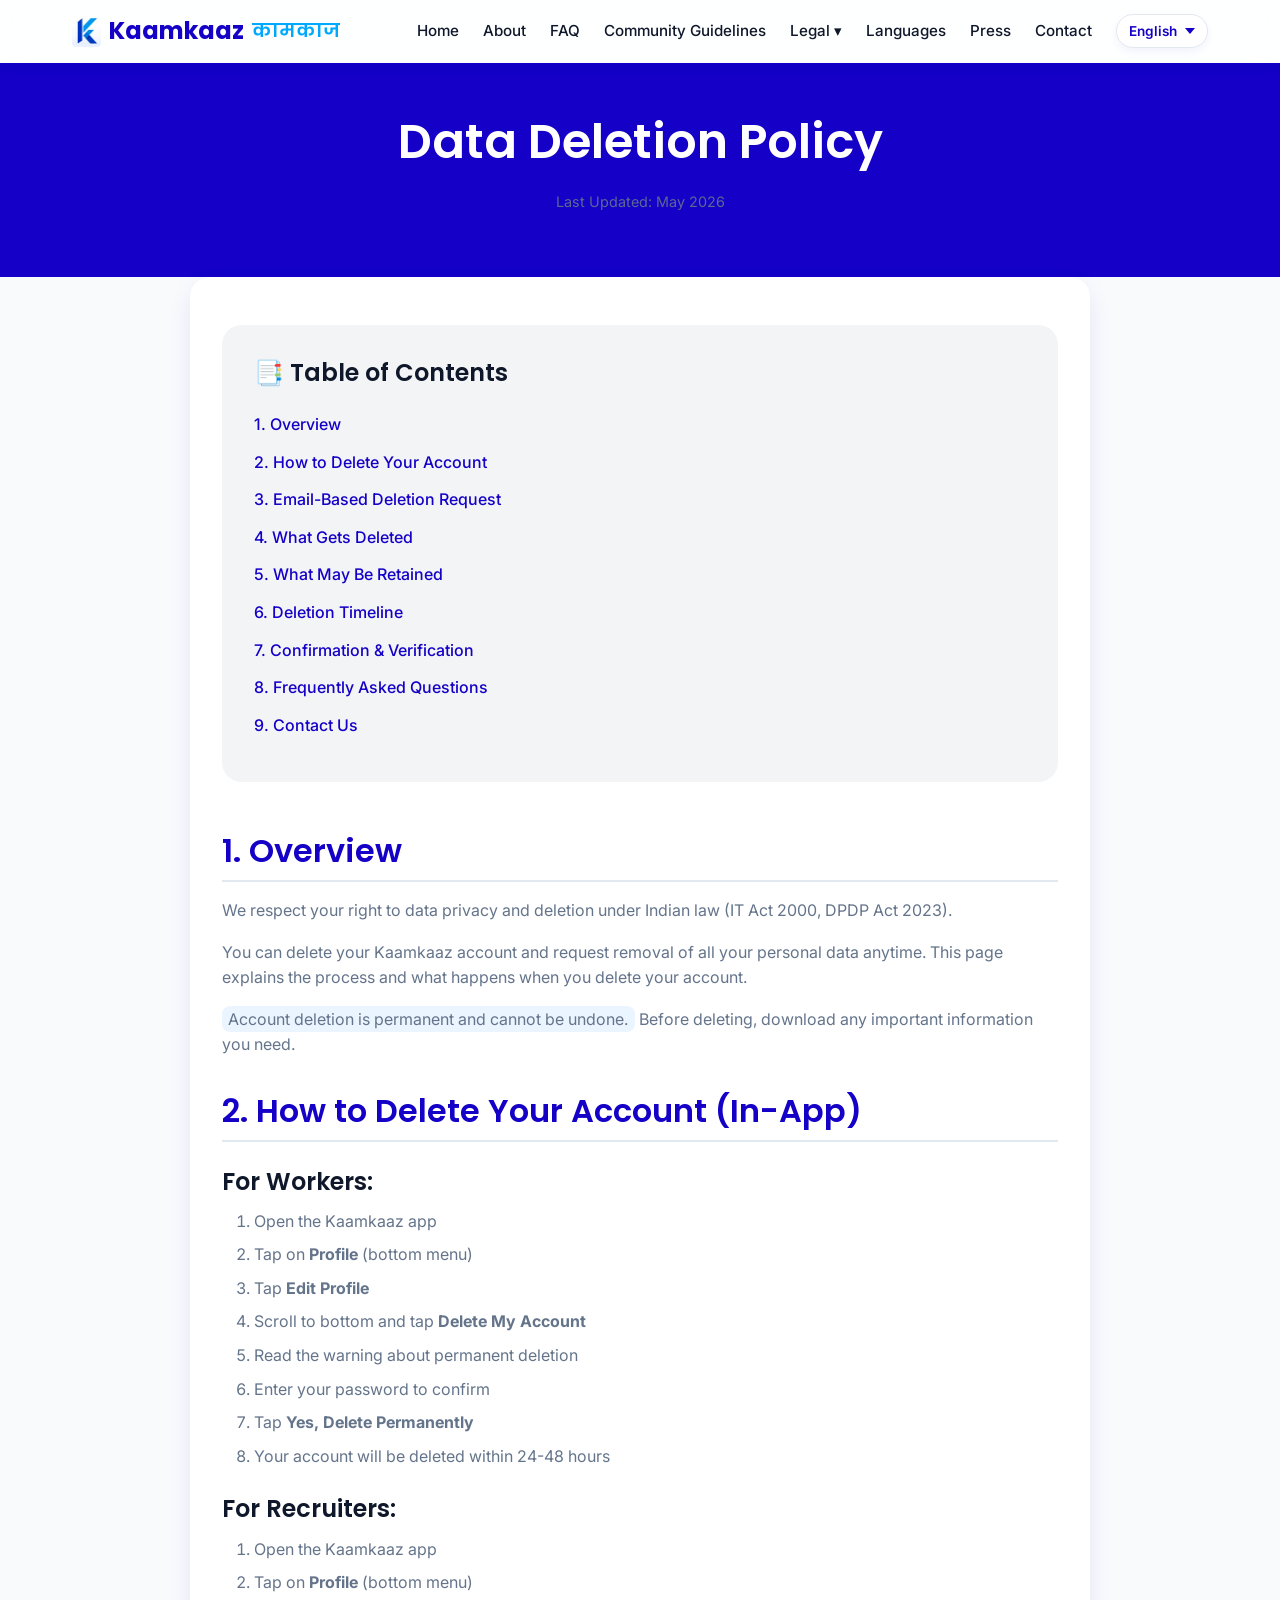
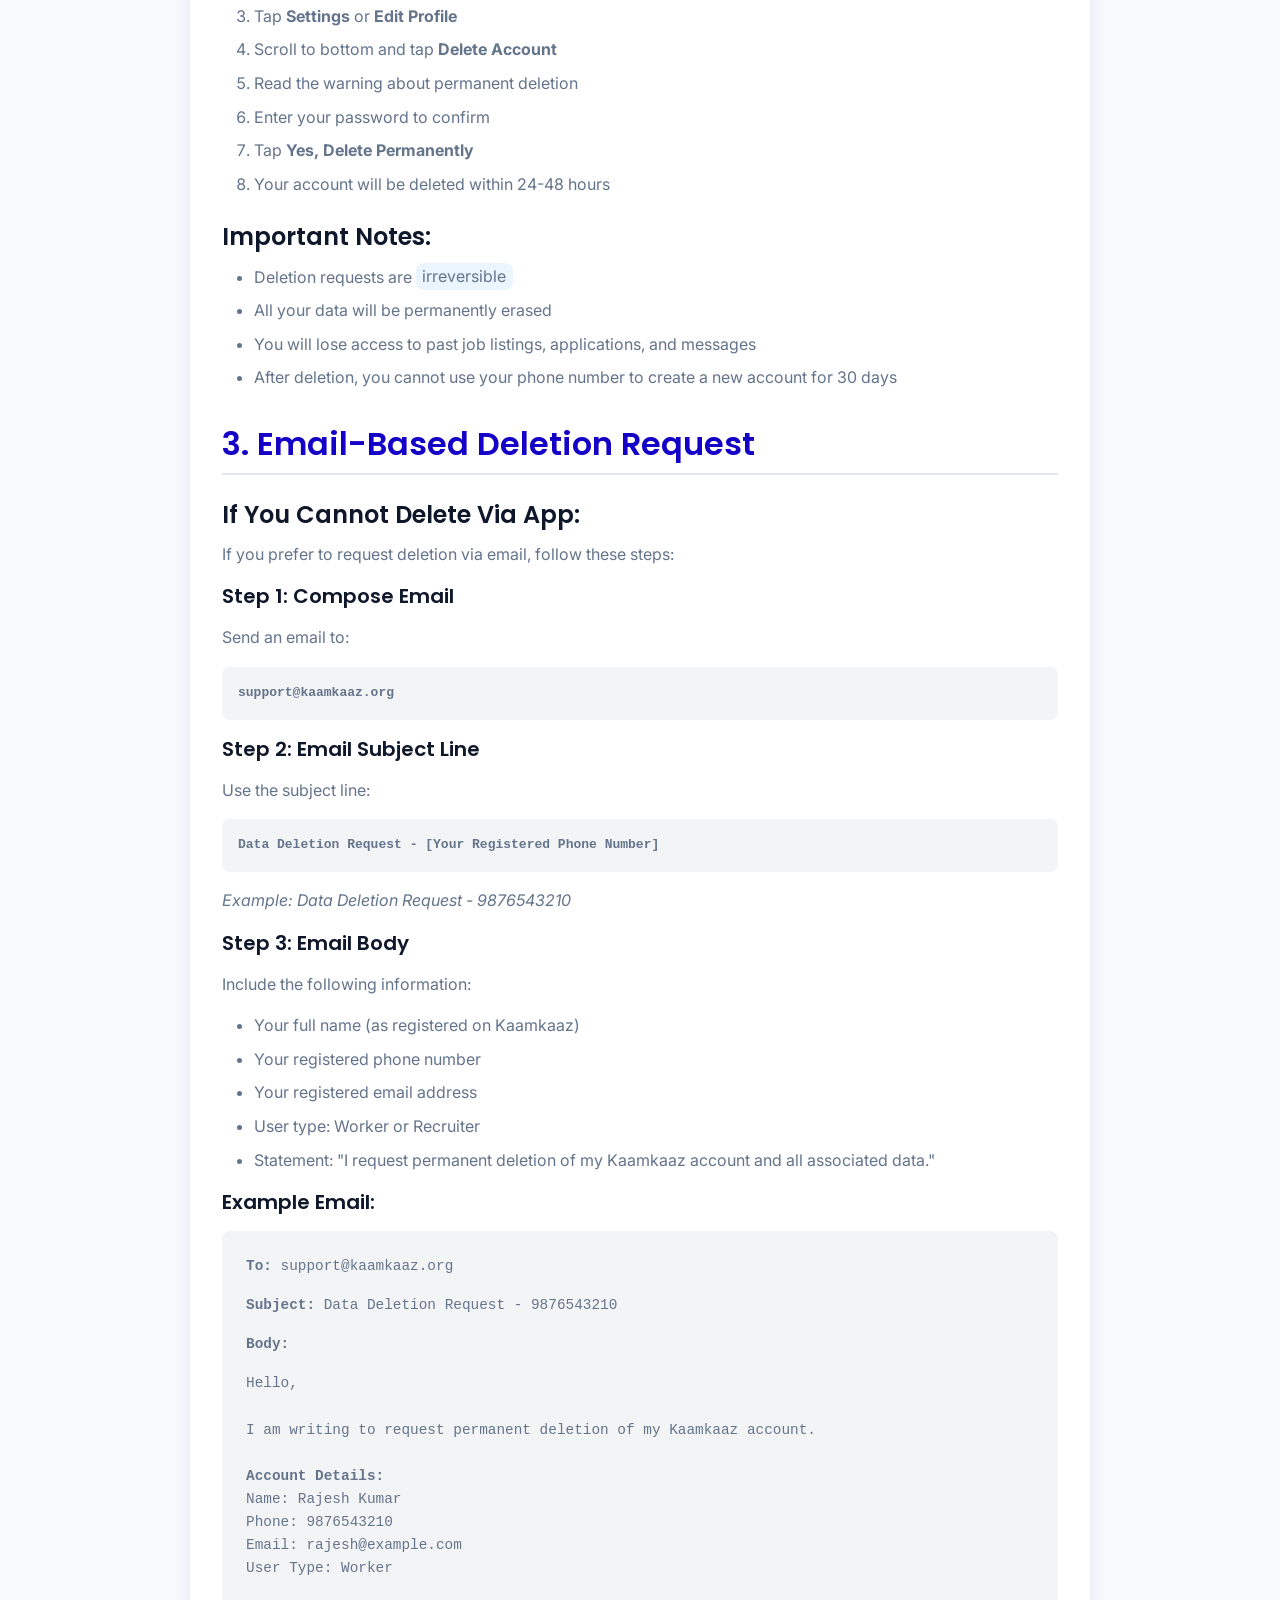
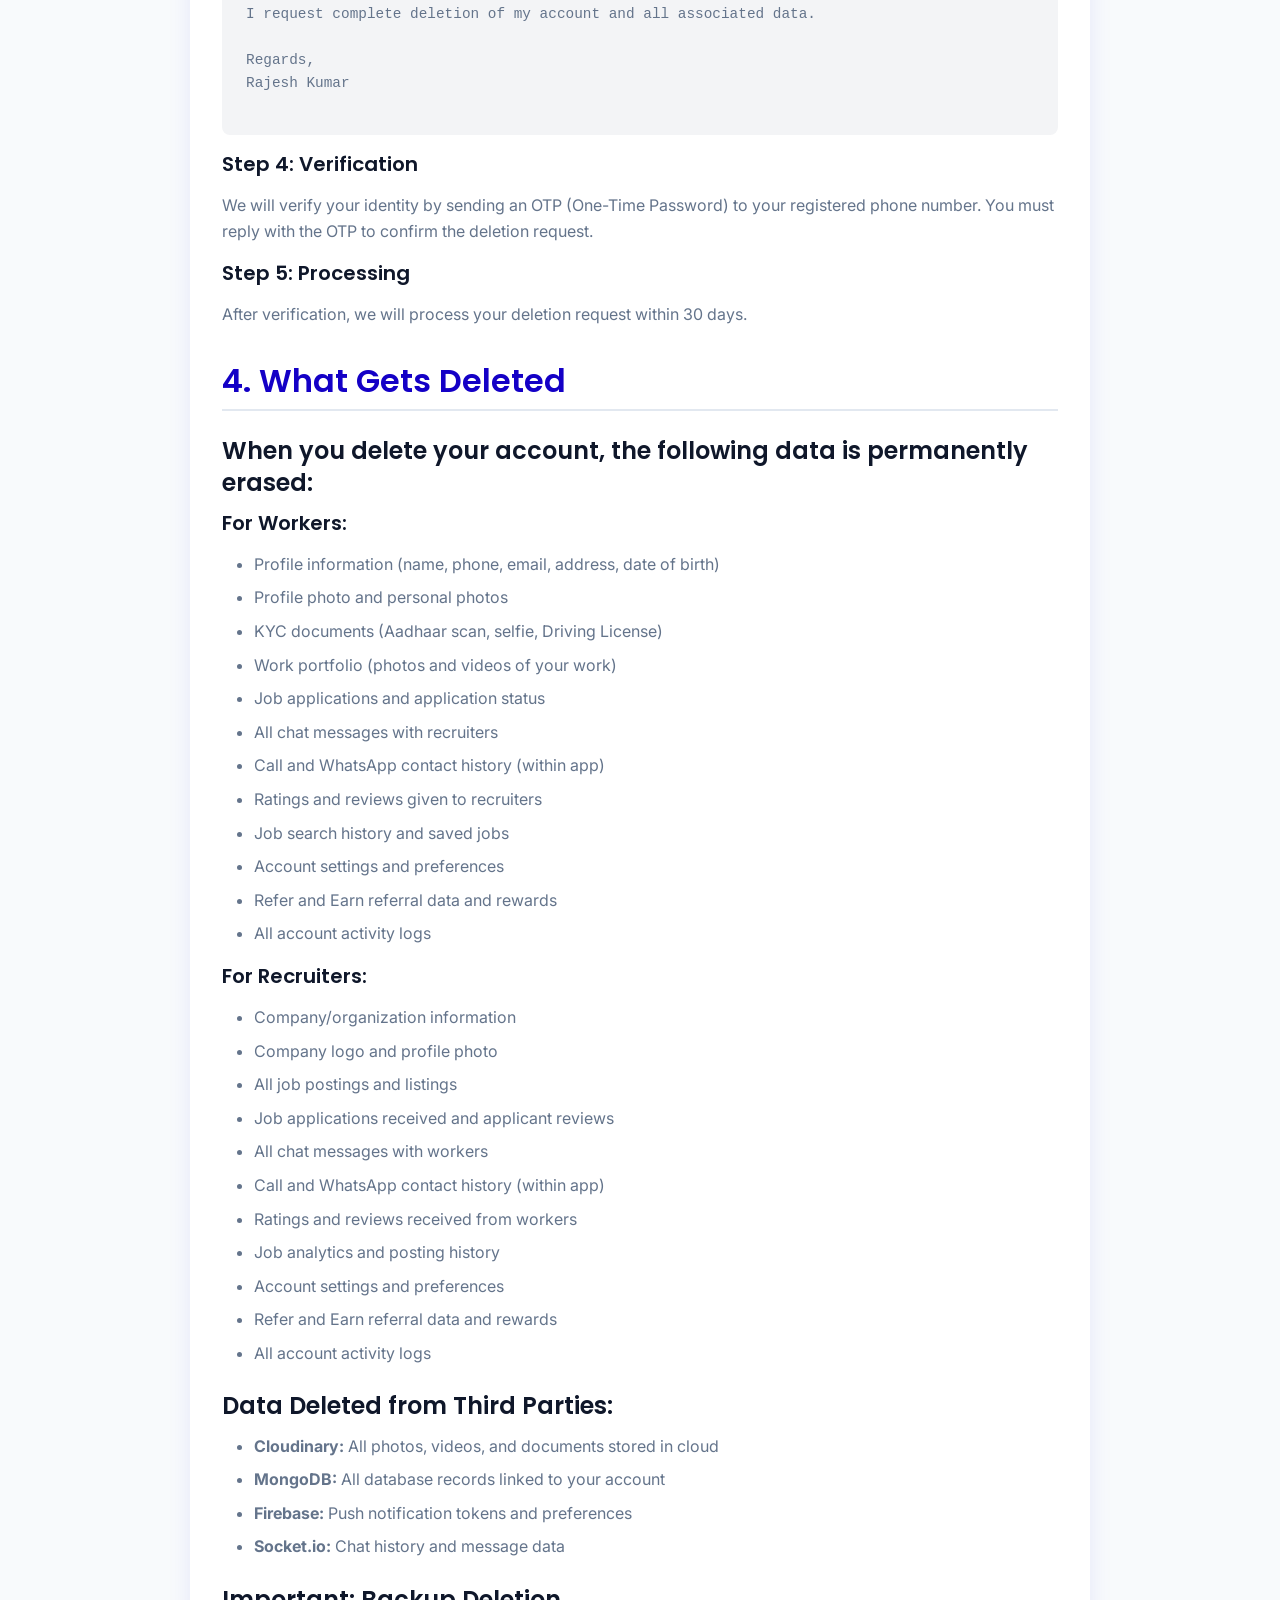
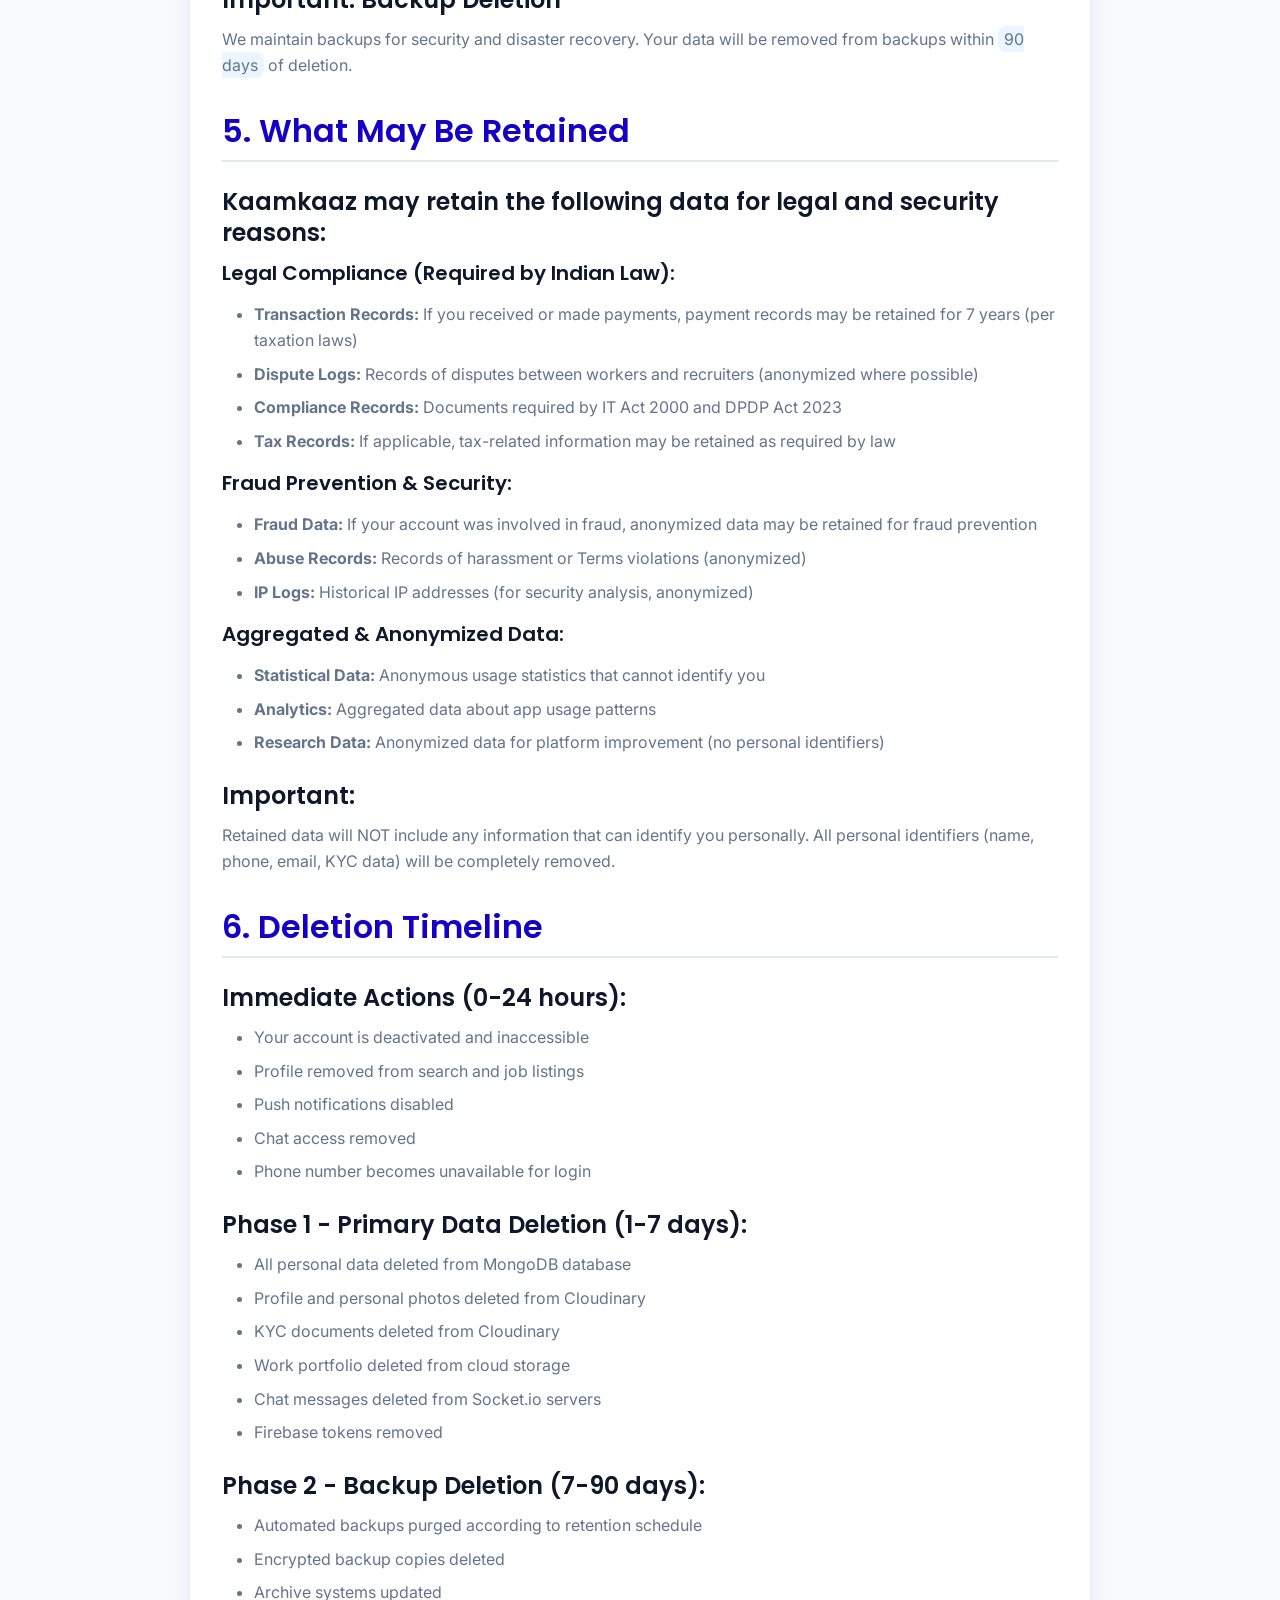
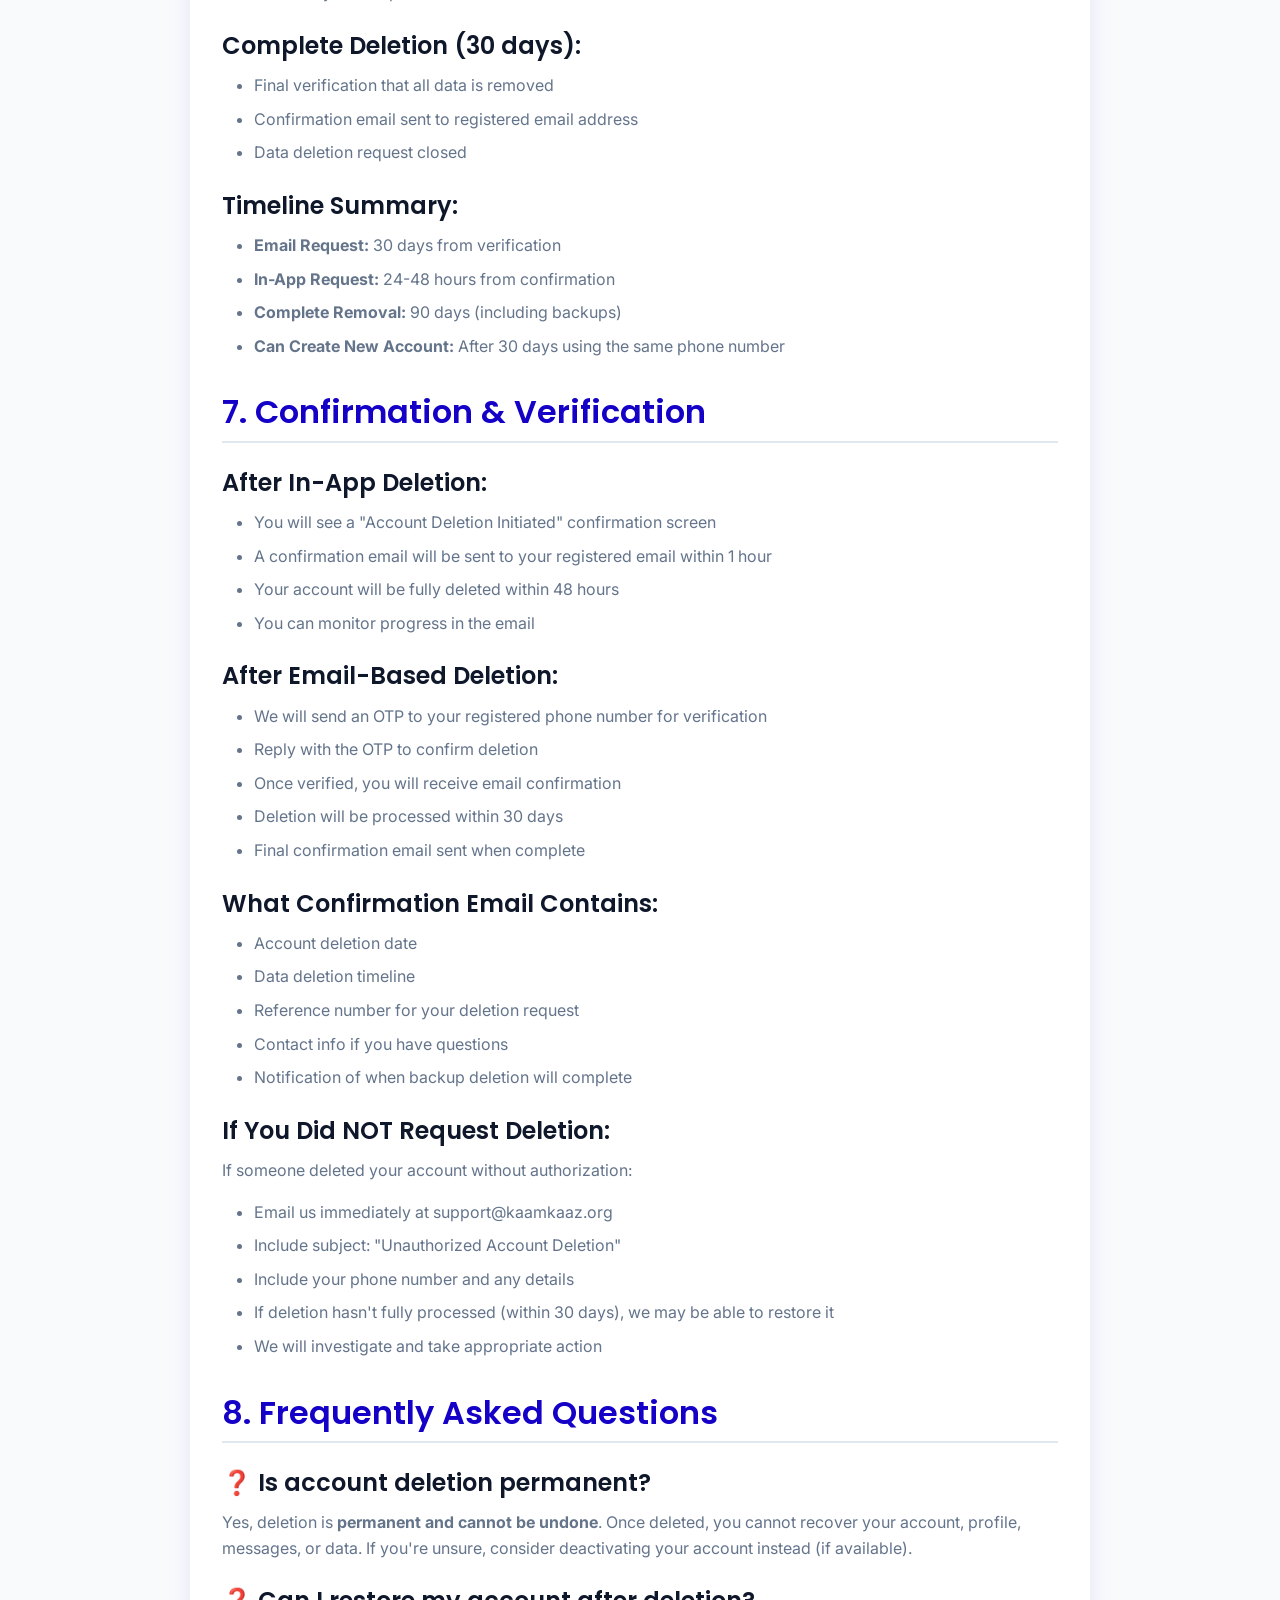
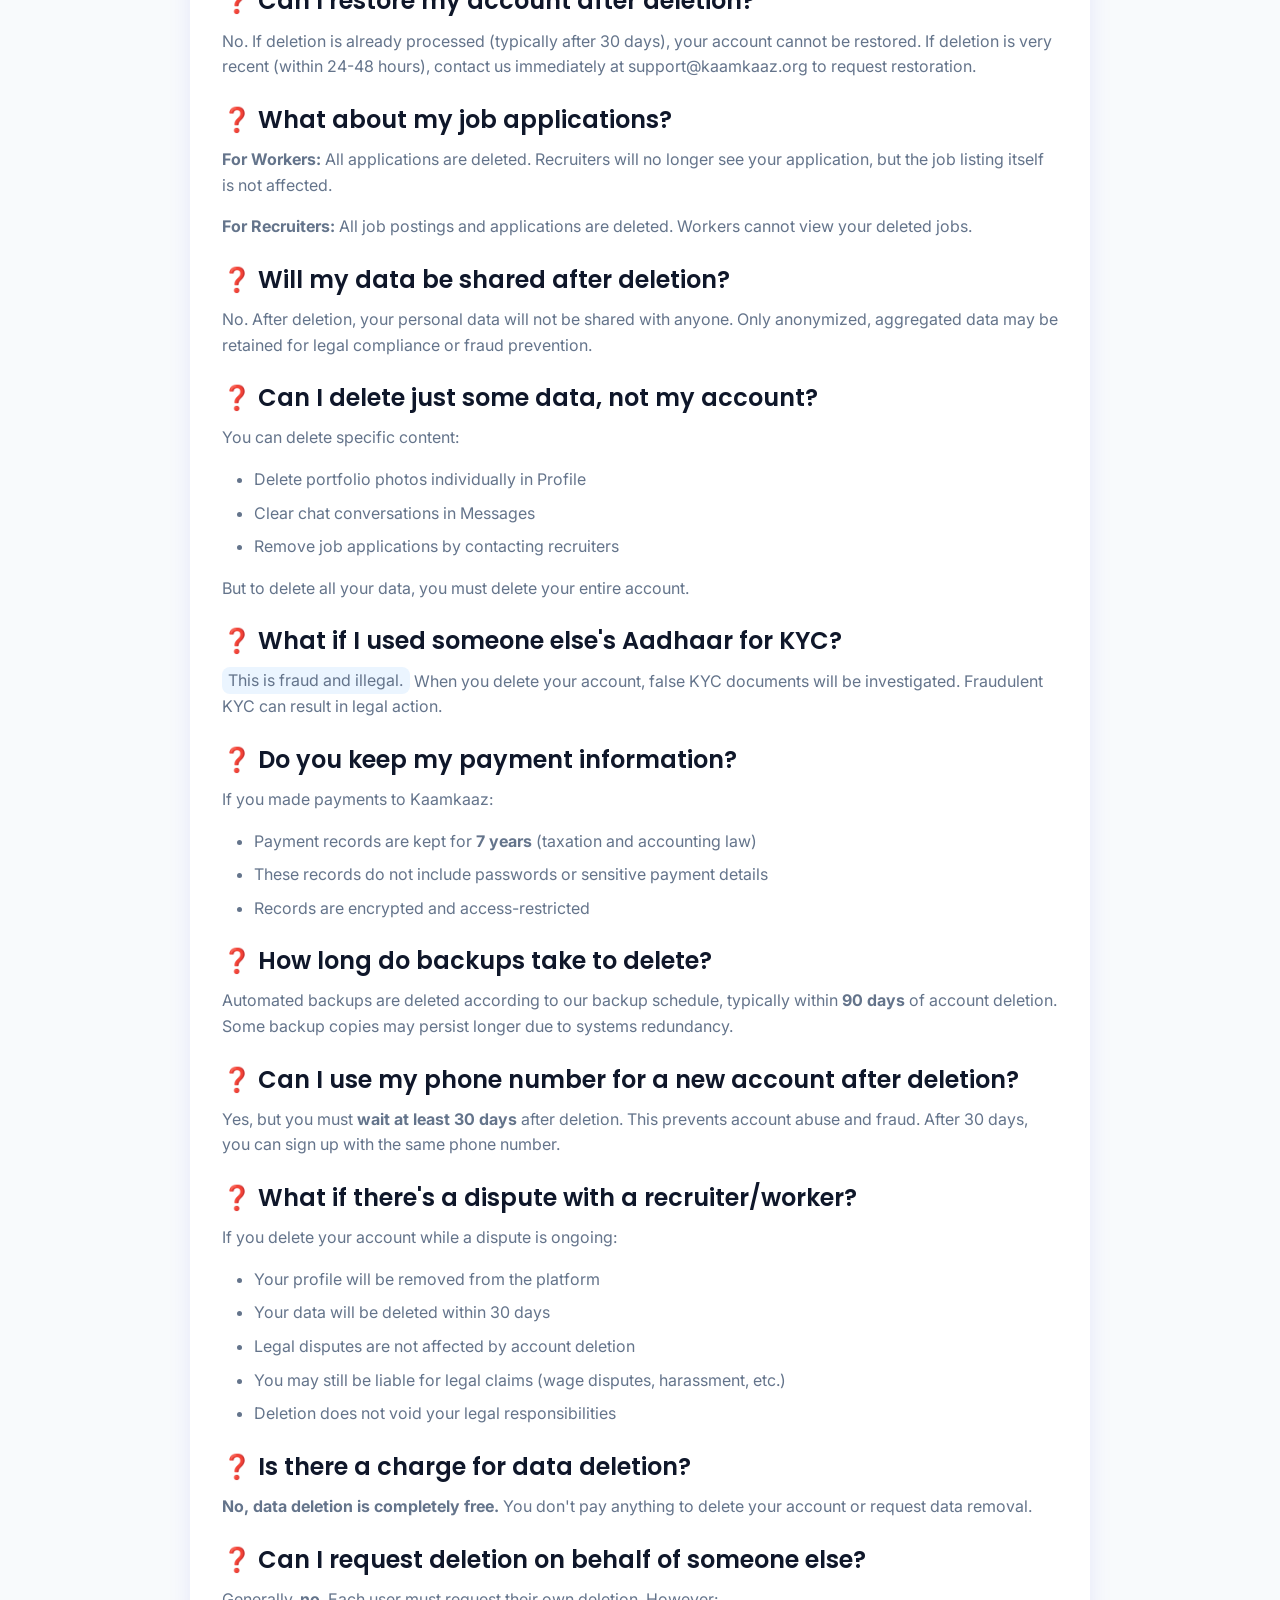
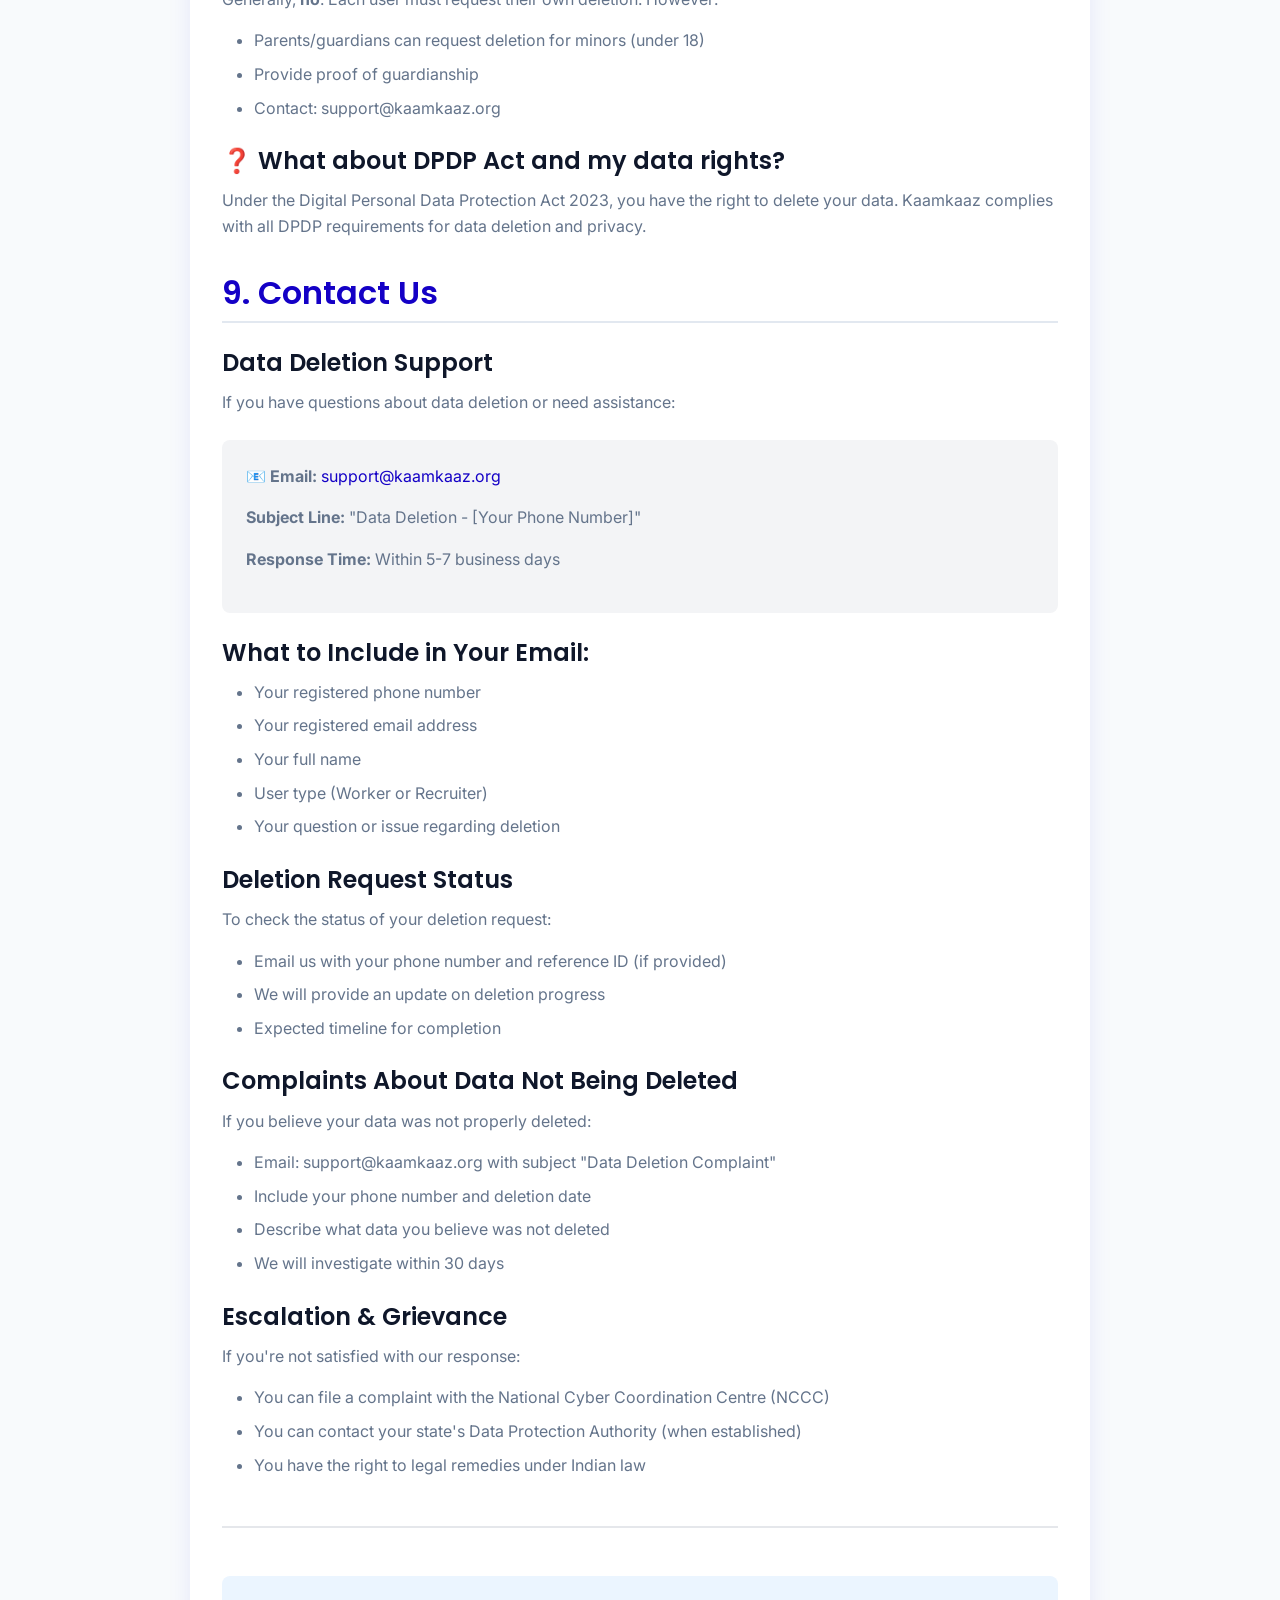
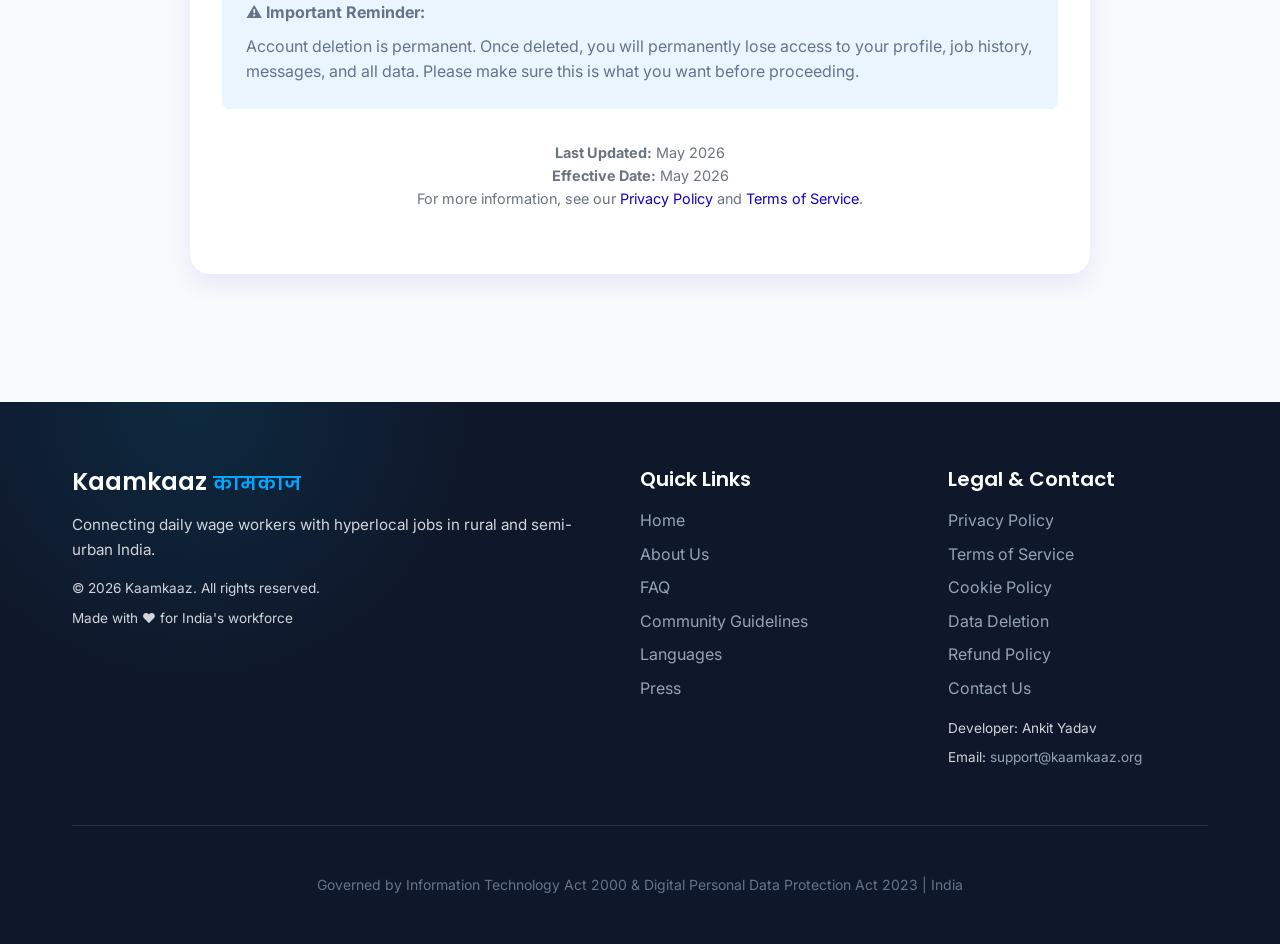
<file: data-deletion.html>
<!DOCTYPE html>
<html lang="en">
<head>
  <meta charset="UTF-8">
  <meta name="viewport" content="width=device-width, initial-scale=1.0">
  <meta name="description" content="Kaamkaaz Data Deletion Policy - How to delete your account and request data removal">
  <meta name="author" content="Ankit Yadav">
  
  <title>Data Deletion - Kaamkaaz</title>
  
  <!-- Google Fonts -->
  <link rel="preconnect" href="https://fonts.googleapis.com">
  <link rel="preconnect" href="https://fonts.gstatic.com" crossorigin>
  <link href="https://fonts.googleapis.com/css2?family=Inter:wght@400;500;600;700&family=Poppins:wght@600;700&display=swap" rel="stylesheet">
  
  <!-- Stylesheet -->
  <link rel="icon" type="image/png" href="assets/logo.png">
  <link rel="stylesheet" href="styles.css">
</head>
<body>

<!-- NAVIGATION -->
<nav>
  <div class="container">
    <div class="logo">
      <img src="assets/logo.png" alt="Kaamkaaz Logo" class="logo-img">
      Kaamkaaz
      <span class="logo-hindi">कामकाज</span>
    </div>
    <div class="menu-toggle" onclick="toggleMobileMenu()">
      <span></span>
      <span></span>
      <span></span>
    </div>
    <ul class="nav-links">
      <li><a href="index.html" data-i18n="home">Home</a></li>
      <li><a href="about.html" data-i18n="about">About</a></li>
      <li><a href="faq.html" data-i18n="faq">FAQ</a></li>
      <li><a href="community-guidelines.html" data-i18n="community_guidelines">Community Guidelines</a></li>
      <li class="dropdown">
        <a href="#" class="dropbtn" data-i18n="legal">Legal ▾</a>
        <div class="dropdown-content">
          <a href="privacy-policy.html" data-i18n="privacy_policy">Privacy Policy</a>
          <a href="terms-of-service.html" data-i18n="terms_of_service">Terms of Service</a>
          <a href="cookie-policy.html" data-i18n="cookie_policy">Cookie Policy</a>
          <a href="data-deletion.html" class="active" data-i18n="data_deletion">Data Deletion</a>
          <a href="refund-policy.html" data-i18n="refund_policy">Refund Policy</a>
        </div>
      </li>
      <li><a href="languages.html" data-i18n="languages">Languages</a></li>
      <li><a href="press.html" data-i18n="press">Press</a></li>
      <li><a href="contact.html" data-i18n="contact">Contact</a></li>
      <li class="lang-picker-item">
        <select onchange="switchLanguage(this.value)" class="lang-picker" id="langPicker" aria-label="Select Language">
          <option value="hi">हिन्दी</option>
          <option value="en">English</option>
        </select>
      </li>
    </ul>
  </div>
</nav>

<!-- ═══════════════════════════════════════════════════════════════
     LEGAL HEADER
     ═══════════════════════════════════════════════════════════════ -->
<div class="legal-header">
  <div class="container">
    <h1>Data Deletion Policy</h1>
    <p class="last-updated">Last Updated: May 2026</p>
  </div>
</div>

<!-- ═══════════════════════════════════════════════════════════════
     LEGAL CONTENT
     ═══════════════════════════════════════════════════════════════ -->
<section style="padding-top: 2rem; padding-bottom: 4rem;">
  <div class="legal-content">
    
    <!-- Table of Contents -->
    <div class="toc">
      <h3>📑 Table of Contents</h3>
      <ul>
        <li><a href="#overview">1. Overview</a></li>
        <li><a href="#how-to-delete">2. How to Delete Your Account</a></li>
        <li><a href="#email-deletion">3. Email-Based Deletion Request</a></li>
        <li><a href="#what-gets-deleted">4. What Gets Deleted</a></li>
        <li><a href="#what-retained">5. What May Be Retained</a></li>
        <li><a href="#timeline">6. Deletion Timeline</a></li>
        <li><a href="#confirmation">7. Confirmation & Verification</a></li>
        <li><a href="#faqs">8. Frequently Asked Questions</a></li>
        <li><a href="#contact">9. Contact Us</a></li>
      </ul>
    </div>

    <!-- Content Sections -->
    <div class="legal-section" id="overview">
      <h2>1. Overview</h2>
      <p>We respect your right to data privacy and deletion under Indian law (IT Act 2000, DPDP Act 2023).</p>
      <p>You can delete your Kaamkaaz account and request removal of all your personal data anytime. This page explains the process and what happens when you delete your account.</p>
      <p><span class="highlight">Account deletion is permanent and cannot be undone.</span> Before deleting, download any important information you need.</p>
    </div>

    <div class="legal-section" id="how-to-delete">
      <h2>2. How to Delete Your Account (In-App)</h2>
      
      <h3>For Workers:</h3>
      <ol>
        <li>Open the Kaamkaaz app</li>
        <li>Tap on <strong>Profile</strong> (bottom menu)</li>
        <li>Tap <strong>Edit Profile</strong></li>
        <li>Scroll to bottom and tap <strong>Delete My Account</strong></li>
        <li>Read the warning about permanent deletion</li>
        <li>Enter your password to confirm</li>
        <li>Tap <strong>Yes, Delete Permanently</strong></li>
        <li>Your account will be deleted within 24-48 hours</li>
      </ol>

      <h3>For Recruiters:</h3>
      <ol>
        <li>Open the Kaamkaaz app</li>
        <li>Tap on <strong>Profile</strong> (bottom menu)</li>
        <li>Tap <strong>Settings</strong> or <strong>Edit Profile</strong></li>
        <li>Scroll to bottom and tap <strong>Delete Account</strong></li>
        <li>Read the warning about permanent deletion</li>
        <li>Enter your password to confirm</li>
        <li>Tap <strong>Yes, Delete Permanently</strong></li>
        <li>Your account will be deleted within 24-48 hours</li>
      </ol>

      <h3>Important Notes:</h3>
      <ul>
        <li>Deletion requests are <span class="highlight">irreversible</span></li>
        <li>All your data will be permanently erased</li>
        <li>You will lose access to past job listings, applications, and messages</li>
        <li>After deletion, you cannot use your phone number to create a new account for 30 days</li>
      </ul>
    </div>

    <div class="legal-section" id="email-deletion">
      <h2>3. Email-Based Deletion Request</h2>
      
      <h3>If You Cannot Delete Via App:</h3>
      <p>If you prefer to request deletion via email, follow these steps:</p>

      <h4>Step 1: Compose Email</h4>
      <p>Send an email to:</p>
      <p style="background-color: #f3f4f6; padding: 1rem; border-radius: 8px; font-family: monospace;">
        <strong>support@kaamkaaz.org</strong>
      </p>

      <h4>Step 2: Email Subject Line</h4>
      <p>Use the subject line:</p>
      <p style="background-color: #f3f4f6; padding: 1rem; border-radius: 8px; font-family: monospace;">
        <strong>Data Deletion Request - [Your Registered Phone Number]</strong>
      </p>
      <p><em>Example: Data Deletion Request - 9876543210</em></p>

      <h4>Step 3: Email Body</h4>
      <p>Include the following information:</p>
      <ul>
        <li>Your full name (as registered on Kaamkaaz)</li>
        <li>Your registered phone number</li>
        <li>Your registered email address</li>
        <li>User type: Worker or Recruiter</li>
        <li>Statement: "I request permanent deletion of my Kaamkaaz account and all associated data."</li>
      </ul>

      <h4>Example Email:</h4>
      <div style="background-color: #f3f4f6; padding: 1.5rem; border-radius: 8px; margin: 1rem 0; font-family: monospace; font-size: 0.9rem;">
        <p><strong>To:</strong> support@kaamkaaz.org</p>
        <p><strong>Subject:</strong> Data Deletion Request - 9876543210</p>
        <p style="margin-top: 1rem;"><strong>Body:</strong></p>
        <p>Hello,<br><br>
        I am writing to request permanent deletion of my Kaamkaaz account.<br><br>
        <strong>Account Details:</strong><br>
        Name: Rajesh Kumar<br>
        Phone: 9876543210<br>
        Email: rajesh@example.com<br>
        User Type: Worker<br><br>
        I request complete deletion of my account and all associated data.<br><br>
        Regards,<br>
        Rajesh Kumar</p>
      </div>

      <h4>Step 4: Verification</h4>
      <p>We will verify your identity by sending an OTP (One-Time Password) to your registered phone number. You must reply with the OTP to confirm the deletion request.</p>

      <h4>Step 5: Processing</h4>
      <p>After verification, we will process your deletion request within 30 days.</p>
    </div>

    <div class="legal-section" id="what-gets-deleted">
      <h2>4. What Gets Deleted</h2>
      
      <h3>When you delete your account, the following data is permanently erased:</h3>

      <h4>For Workers:</h4>
      <ul>
        <li>Profile information (name, phone, email, address, date of birth)</li>
        <li>Profile photo and personal photos</li>
        <li>KYC documents (Aadhaar scan, selfie, Driving License)</li>
        <li>Work portfolio (photos and videos of your work)</li>
        <li>Job applications and application status</li>
        <li>All chat messages with recruiters</li>
        <li>Call and WhatsApp contact history (within app)</li>
        <li>Ratings and reviews given to recruiters</li>
        <li>Job search history and saved jobs</li>
        <li>Account settings and preferences</li>
        <li>Refer and Earn referral data and rewards</li>
        <li>All account activity logs</li>
      </ul>

      <h4>For Recruiters:</h4>
      <ul>
        <li>Company/organization information</li>
        <li>Company logo and profile photo</li>
        <li>All job postings and listings</li>
        <li>Job applications received and applicant reviews</li>
        <li>All chat messages with workers</li>
        <li>Call and WhatsApp contact history (within app)</li>
        <li>Ratings and reviews received from workers</li>
        <li>Job analytics and posting history</li>
        <li>Account settings and preferences</li>
        <li>Refer and Earn referral data and rewards</li>
        <li>All account activity logs</li>
      </ul>

      <h3>Data Deleted from Third Parties:</h3>
      <ul>
        <li><strong>Cloudinary:</strong> All photos, videos, and documents stored in cloud</li>
        <li><strong>MongoDB:</strong> All database records linked to your account</li>
        <li><strong>Firebase:</strong> Push notification tokens and preferences</li>
        <li><strong>Socket.io:</strong> Chat history and message data</li>
      </ul>

      <h3>Important: Backup Deletion</h3>
      <p>We maintain backups for security and disaster recovery. Your data will be removed from backups within <span class="highlight">90 days</span> of deletion.</p>
    </div>

    <div class="legal-section" id="what-retained">
      <h2>5. What May Be Retained</h2>
      
      <h3>Kaamkaaz may retain the following data for legal and security reasons:</h3>

      <h4>Legal Compliance (Required by Indian Law):</h4>
      <ul>
        <li><strong>Transaction Records:</strong> If you received or made payments, payment records may be retained for 7 years (per taxation laws)</li>
        <li><strong>Dispute Logs:</strong> Records of disputes between workers and recruiters (anonymized where possible)</li>
        <li><strong>Compliance Records:</strong> Documents required by IT Act 2000 and DPDP Act 2023</li>
        <li><strong>Tax Records:</strong> If applicable, tax-related information may be retained as required by law</li>
      </ul>

      <h4>Fraud Prevention & Security:</h4>
      <ul>
        <li><strong>Fraud Data:</strong> If your account was involved in fraud, anonymized data may be retained for fraud prevention</li>
        <li><strong>Abuse Records:</strong> Records of harassment or Terms violations (anonymized)</li>
        <li><strong>IP Logs:</strong> Historical IP addresses (for security analysis, anonymized)</li>
      </ul>

      <h4>Aggregated & Anonymized Data:</h4>
      <ul>
        <li><strong>Statistical Data:</strong> Anonymous usage statistics that cannot identify you</li>
        <li><strong>Analytics:</strong> Aggregated data about app usage patterns</li>
        <li><strong>Research Data:</strong> Anonymized data for platform improvement (no personal identifiers)</li>
      </ul>

      <h3>Important:</h3>
      <p>Retained data will NOT include any information that can identify you personally. All personal identifiers (name, phone, email, KYC data) will be completely removed.</p>
    </div>

    <div class="legal-section" id="timeline">
      <h2>6. Deletion Timeline</h2>
      
      <h3>Immediate Actions (0-24 hours):</h3>
      <ul>
        <li>Your account is deactivated and inaccessible</li>
        <li>Profile removed from search and job listings</li>
        <li>Push notifications disabled</li>
        <li>Chat access removed</li>
        <li>Phone number becomes unavailable for login</li>
      </ul>

      <h3>Phase 1 - Primary Data Deletion (1-7 days):</h3>
      <ul>
        <li>All personal data deleted from MongoDB database</li>
        <li>Profile and personal photos deleted from Cloudinary</li>
        <li>KYC documents deleted from Cloudinary</li>
        <li>Work portfolio deleted from cloud storage</li>
        <li>Chat messages deleted from Socket.io servers</li>
        <li>Firebase tokens removed</li>
      </ul>

      <h3>Phase 2 - Backup Deletion (7-90 days):</h3>
      <ul>
        <li>Automated backups purged according to retention schedule</li>
        <li>Encrypted backup copies deleted</li>
        <li>Archive systems updated</li>
      </ul>

      <h3>Complete Deletion (30 days):</h3>
      <ul>
        <li>Final verification that all data is removed</li>
        <li>Confirmation email sent to registered email address</li>
        <li>Data deletion request closed</li>
      </ul>

      <h3>Timeline Summary:</h3>
      <ul>
        <li><strong>Email Request:</strong> 30 days from verification</li>
        <li><strong>In-App Request:</strong> 24-48 hours from confirmation</li>
        <li><strong>Complete Removal:</strong> 90 days (including backups)</li>
        <li><strong>Can Create New Account:</strong> After 30 days using the same phone number</li>
      </ul>
    </div>

    <div class="legal-section" id="confirmation">
      <h2>7. Confirmation & Verification</h2>
      
      <h3>After In-App Deletion:</h3>
      <ul>
        <li>You will see a "Account Deletion Initiated" confirmation screen</li>
        <li>A confirmation email will be sent to your registered email within 1 hour</li>
        <li>Your account will be fully deleted within 48 hours</li>
        <li>You can monitor progress in the email</li>
      </ul>

      <h3>After Email-Based Deletion:</h3>
      <ul>
        <li>We will send an OTP to your registered phone number for verification</li>
        <li>Reply with the OTP to confirm deletion</li>
        <li>Once verified, you will receive email confirmation</li>
        <li>Deletion will be processed within 30 days</li>
        <li>Final confirmation email sent when complete</li>
      </ul>

      <h3>What Confirmation Email Contains:</h3>
      <ul>
        <li>Account deletion date</li>
        <li>Data deletion timeline</li>
        <li>Reference number for your deletion request</li>
        <li>Contact info if you have questions</li>
        <li>Notification of when backup deletion will complete</li>
      </ul>

      <h3>If You Did NOT Request Deletion:</h3>
      <p>If someone deleted your account without authorization:</p>
      <ul>
        <li>Email us immediately at support@kaamkaaz.org</li>
        <li>Include subject: "Unauthorized Account Deletion"</li>
        <li>Include your phone number and any details</li>
        <li>If deletion hasn't fully processed (within 30 days), we may be able to restore it</li>
        <li>We will investigate and take appropriate action</li>
      </ul>
    </div>

    <div class="legal-section" id="faqs">
      <h2>8. Frequently Asked Questions</h2>
      
      <h3>❓ Is account deletion permanent?</h3>
      <p>Yes, deletion is <strong>permanent and cannot be undone</strong>. Once deleted, you cannot recover your account, profile, messages, or data. If you're unsure, consider deactivating your account instead (if available).</p>

      <h3>❓ Can I restore my account after deletion?</h3>
      <p>No. If deletion is already processed (typically after 30 days), your account cannot be restored. If deletion is very recent (within 24-48 hours), contact us immediately at support@kaamkaaz.org to request restoration.</p>

      <h3>❓ What about my job applications?</h3>
      <p><strong>For Workers:</strong> All applications are deleted. Recruiters will no longer see your application, but the job listing itself is not affected.</p>
      <p><strong>For Recruiters:</strong> All job postings and applications are deleted. Workers cannot view your deleted jobs.</p>

      <h3>❓ Will my data be shared after deletion?</h3>
      <p>No. After deletion, your personal data will not be shared with anyone. Only anonymized, aggregated data may be retained for legal compliance or fraud prevention.</p>

      <h3>❓ Can I delete just some data, not my account?</h3>
      <p>You can delete specific content:</p>
      <ul>
        <li>Delete portfolio photos individually in Profile</li>
        <li>Clear chat conversations in Messages</li>
        <li>Remove job applications by contacting recruiters</li>
      </ul>
      <p>But to delete all your data, you must delete your entire account.</p>

      <h3>❓ What if I used someone else's Aadhaar for KYC?</h3>
      <p><span class="highlight">This is fraud and illegal.</span> When you delete your account, false KYC documents will be investigated. Fraudulent KYC can result in legal action.</p>

      <h3>❓ Do you keep my payment information?</h3>
      <p>If you made payments to Kaamkaaz:</p>
      <ul>
        <li>Payment records are kept for <strong>7 years</strong> (taxation and accounting law)</li>
        <li>These records do not include passwords or sensitive payment details</li>
        <li>Records are encrypted and access-restricted</li>
      </ul>

      <h3>❓ How long do backups take to delete?</h3>
      <p>Automated backups are deleted according to our backup schedule, typically within <strong>90 days</strong> of account deletion. Some backup copies may persist longer due to systems redundancy.</p>

      <h3>❓ Can I use my phone number for a new account after deletion?</h3>
      <p>Yes, but you must <strong>wait at least 30 days</strong> after deletion. This prevents account abuse and fraud. After 30 days, you can sign up with the same phone number.</p>

      <h3>❓ What if there's a dispute with a recruiter/worker?</h3>
      <p>If you delete your account while a dispute is ongoing:</p>
      <ul>
        <li>Your profile will be removed from the platform</li>
        <li>Your data will be deleted within 30 days</li>
        <li>Legal disputes are not affected by account deletion</li>
        <li>You may still be liable for legal claims (wage disputes, harassment, etc.)</li>
        <li>Deletion does not void your legal responsibilities</li>
      </ul>

      <h3>❓ Is there a charge for data deletion?</h3>
      <p><strong>No, data deletion is completely free.</strong> You don't pay anything to delete your account or request data removal.</p>

      <h3>❓ Can I request deletion on behalf of someone else?</h3>
      <p>Generally, <strong>no</strong>. Each user must request their own deletion. However:</p>
      <ul>
        <li>Parents/guardians can request deletion for minors (under 18)</li>
        <li>Provide proof of guardianship</li>
        <li>Contact: support@kaamkaaz.org</li>
      </ul>

      <h3>❓ What about DPDP Act and my data rights?</h3>
      <p>Under the Digital Personal Data Protection Act 2023, you have the right to delete your data. Kaamkaaz complies with all DPDP requirements for data deletion and privacy.</p>
    </div>

    <div class="legal-section" id="contact">
      <h2>9. Contact Us</h2>
      
      <h3>Data Deletion Support</h3>
      <p>If you have questions about data deletion or need assistance:</p>
      
      <div style="background-color: #f3f4f6; padding: 1.5rem; border-radius: 8px; margin: 1.5rem 0;">
        <p><strong>📧 Email:</strong> <a href="mailto:support@kaamkaaz.org">support@kaamkaaz.org</a></p>
        <p><strong>Subject Line:</strong> "Data Deletion - [Your Phone Number]"</p>
        <p><strong>Response Time:</strong> Within 5-7 business days</p>
      </div>

      <h3>What to Include in Your Email:</h3>
      <ul>
        <li>Your registered phone number</li>
        <li>Your registered email address</li>
        <li>Your full name</li>
        <li>User type (Worker or Recruiter)</li>
        <li>Your question or issue regarding deletion</li>
      </ul>

      <h3>Deletion Request Status</h3>
      <p>To check the status of your deletion request:</p>
      <ul>
        <li>Email us with your phone number and reference ID (if provided)</li>
        <li>We will provide an update on deletion progress</li>
        <li>Expected timeline for completion</li>
      </ul>

      <h3>Complaints About Data Not Being Deleted</h3>
      <p>If you believe your data was not properly deleted:</p>
      <ul>
        <li>Email: support@kaamkaaz.org with subject "Data Deletion Complaint"</li>
        <li>Include your phone number and deletion date</li>
        <li>Describe what data you believe was not deleted</li>
        <li>We will investigate within 30 days</li>
      </ul>

      <h3>Escalation & Grievance</h3>
      <p>If you're not satisfied with our response:</p>
      <ul>
        <li>You can file a complaint with the National Cyber Coordination Centre (NCCC)</li>
        <li>You can contact your state's Data Protection Authority (when established)</li>
        <li>You have the right to legal remedies under Indian law</li>
      </ul>
    </div>

    <hr style="margin: 3rem 0; border: none; border-top: 2px solid #E5E7EB;">

    <div style="background-color: #EBF5FF; padding: 1.5rem; border-radius: 8px; margin-bottom: 2rem;">
      <p style="margin: 0;"><strong>⚠️ Important Reminder:</strong></p>
      <p style="margin: 0.5rem 0 0 0;">Account deletion is permanent. Once deleted, you will permanently lose access to your profile, job history, messages, and all data. Please make sure this is what you want before proceeding.</p>
    </div>

    <p style="text-align: center; font-size: 0.9rem; color: #6B7280; margin-top: 2rem;">
      <strong>Last Updated:</strong> May 2026<br>
      <strong>Effective Date:</strong> May 2026<br>
      For more information, see our <a href="privacy-policy.html">Privacy Policy</a> and <a href="terms-of-service.html">Terms of Service</a>.
    </p>

  </div>
</section>

<!-- FOOTER -->
<footer>
  <div class="container">
    <div class="footer-content-3col">
      <div class="footer-col">
        <h3>Kaamkaaz <span class="logo-hindi">कामकाज</span></h3>
        <p data-i18n="connecting_daily_wage_workers_with_2">
          Connecting daily wage workers with hyperlocal jobs in rural and semi-urban India.
        </p>
        <p style="margin-top: 1rem; font-size: 0.85rem;" data-i18n="2026_kaamkaaz_all_rights_reserved">
          © 2026 Kaamkaaz. All rights reserved.
        </p>
        <p style="font-size: 0.85rem;" data-i18n="made_with_for_indias_workforce">
          Made with ❤️ for India's workforce
        </p>
      </div>
      <div class="footer-col">
        <h4 data-i18n="quick_links" style="margin-bottom: 1rem;">Quick Links</h4>
        <ul>
          <li><a href="index.html" data-i18n="home">Home</a></li>
          <li><a href="about.html" data-i18n="about_us">About Us</a></li>
          <li><a href="faq.html" data-i18n="faq">FAQ</a></li>
          <li><a href="community-guidelines.html" data-i18n="community_guidelines">Community Guidelines</a></li>
          <li><a href="languages.html" data-i18n="languages">Languages</a></li>
          <li><a href="press.html" data-i18n="press">Press</a></li>
        </ul>
      </div>
      <div class="footer-col">
        <h4 data-i18n="legal_contact" style="margin-bottom: 1rem;">Legal & Contact</h4>
        <ul>
          <li><a href="privacy-policy.html" data-i18n="privacy_policy">Privacy Policy</a></li>
          <li><a href="terms-of-service.html" data-i18n="terms_of_service">Terms of Service</a></li>
          <li><a href="cookie-policy.html" data-i18n="cookie_policy">Cookie Policy</a></li>
          <li><a href="data-deletion.html" data-i18n="data_deletion">Data Deletion</a></li>
          <li><a href="refund-policy.html" data-i18n="refund_policy">Refund Policy</a></li>
          <li><a href="contact.html" data-i18n="contact_us">Contact Us</a></li>
        </ul>
        <p style="margin-top: 1rem; font-size: 0.85rem;" data-i18n="developer_ankit_yadav">
          Developer: Ankit Yadav
        </p>
        <p style="font-size: 0.85rem;">
          Email: <a href="mailto:support@kaamkaaz.org">support@kaamkaaz.org</a>
        </p>
      </div>
    </div>
    <div class="footer-bottom">
      <p data-i18n="governed_by_information_technology_act">
        Governed by Information Technology Act 2000 & Digital Personal Data Protection Act 2023 | India
      </p>
    </div>
  </div>
</footer>

<script src="translations.js"></script>
<script>
function switchLanguage(lang) {
  localStorage.setItem('kaamkaazLang', lang);
  applyLanguage(lang);
}

function applyLanguage(lang) {
  const dict = (typeof translations !== 'undefined' && translations[lang]) ? translations[lang] : null;
  const fallback = (typeof translations !== 'undefined') ? translations['en'] : null;

  // Handle data-i18n elements
  document.querySelectorAll('[data-i18n]').forEach(el => {
    const key = el.getAttribute('data-i18n');
    const text = (dict && dict[key]) ? dict[key] : (fallback ? fallback[key] : null);
    if (text !== null && text !== undefined) {
      if (el.tagName === 'INPUT' || el.tagName === 'TEXTAREA') {
        el.placeholder = text;
      } else {
        el.textContent = text;
      }
    }
  });

  // Handle legacy data-en / data-hi elements (safety net)
  document.querySelectorAll('[data-en]').forEach(el => {
    const text = lang === 'hi' && el.hasAttribute('data-hi')
      ? el.getAttribute('data-hi')
      : el.getAttribute('data-en');
    if (el.tagName === 'INPUT' || el.tagName === 'TEXTAREA') {
      el.placeholder = text;
    } else {
      el.textContent = text;
    }
  });

  // Update all language pickers on page
  document.querySelectorAll('.lang-picker').forEach(sel => { sel.value = lang; });
  document.documentElement.lang = lang;
}

function toggleMobileMenu() {
  const navLinks = document.querySelector('.nav-links');
  const menuToggle = document.querySelector('.menu-toggle');
  if (navLinks && menuToggle) {
    navLinks.classList.toggle('active');
    menuToggle.classList.toggle('active');
  }
}

window.addEventListener('resize', () => {
  if (window.innerWidth > 768) {
    const navLinks = document.querySelector('.nav-links');
    const menuToggle = document.querySelector('.menu-toggle');
    if (navLinks) navLinks.classList.remove('active');
    if (menuToggle) menuToggle.classList.remove('active');
  }
});

window.addEventListener('DOMContentLoaded', () => {
  const savedLang = localStorage.getItem('kaamkaazLang') || 'en';
  applyLanguage(savedLang);

  const dropbtn = document.querySelector('.dropbtn');
  if (dropbtn) {
    dropbtn.addEventListener('click', function(e) {
      if (window.innerWidth <= 768) {
        e.preventDefault();
        this.parentElement.classList.toggle('active');
      }
    });
  }
});
</script>
</body>
</html>
</file>
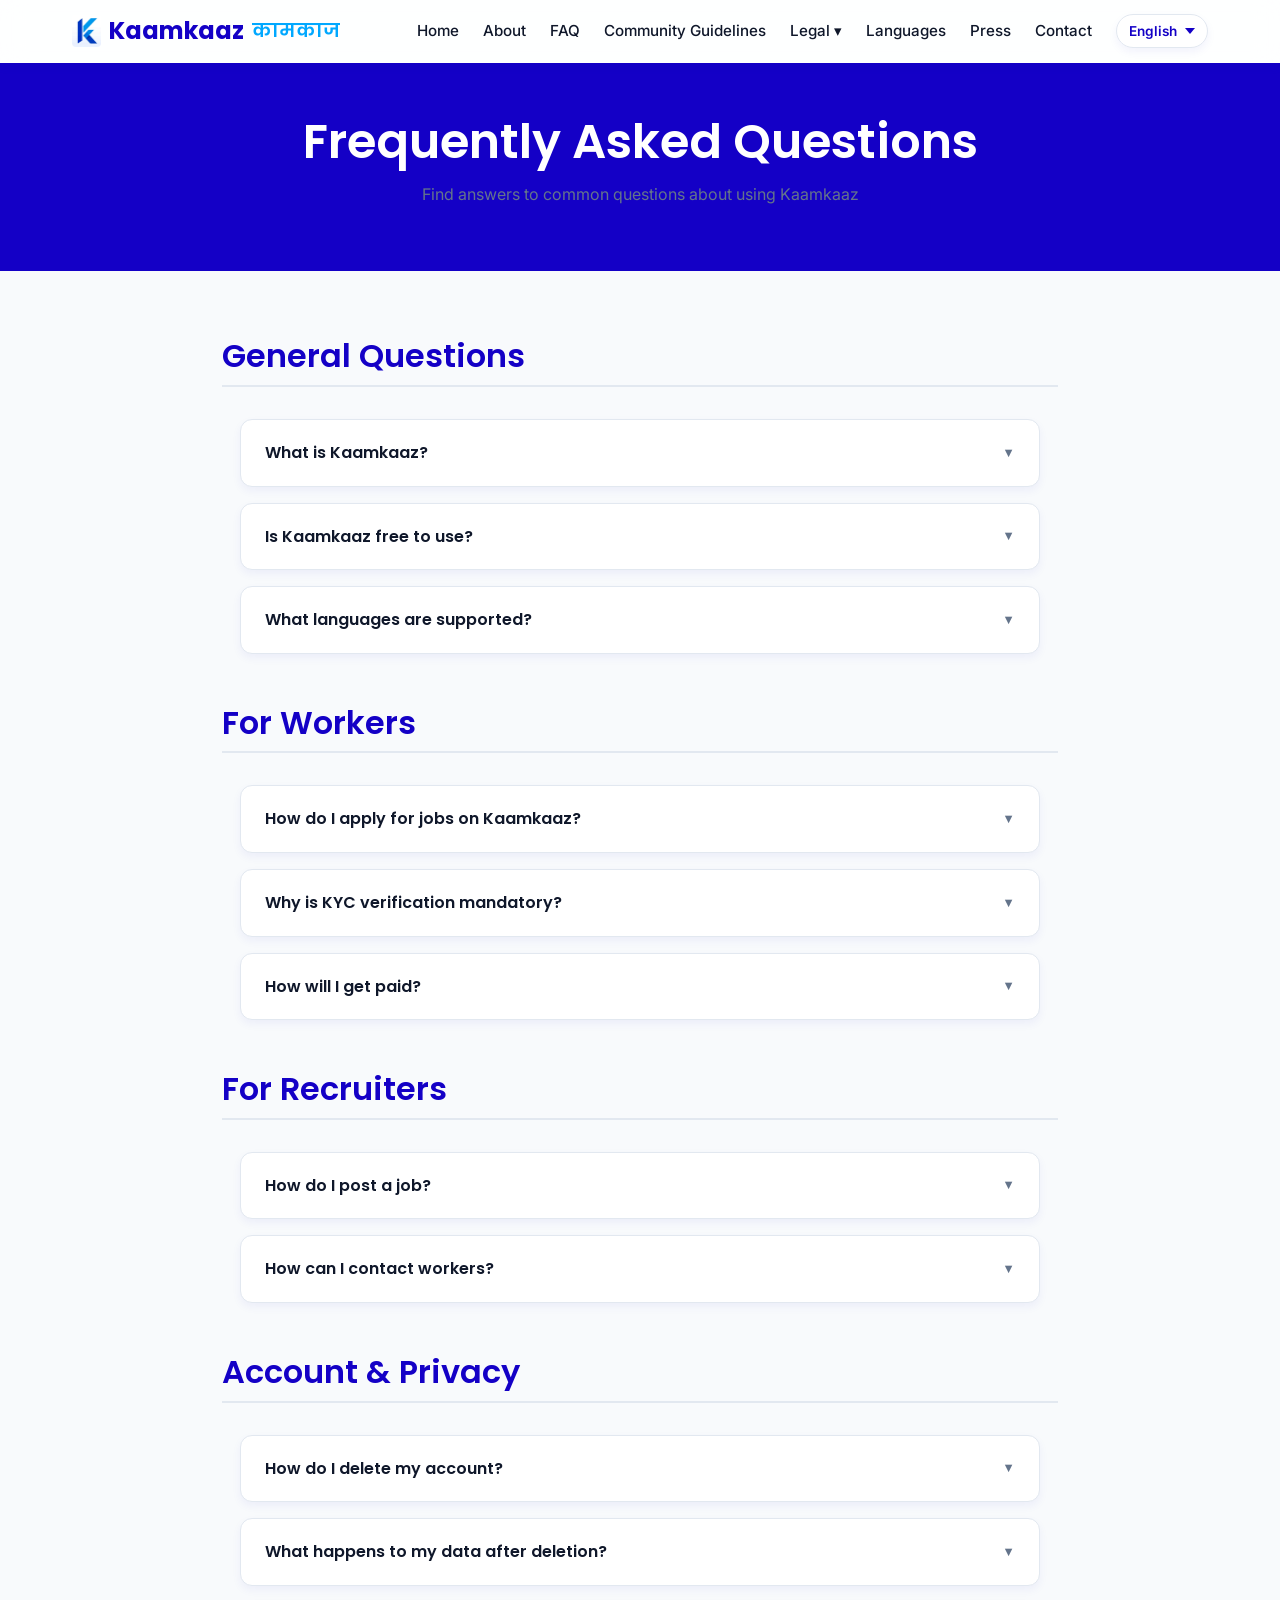
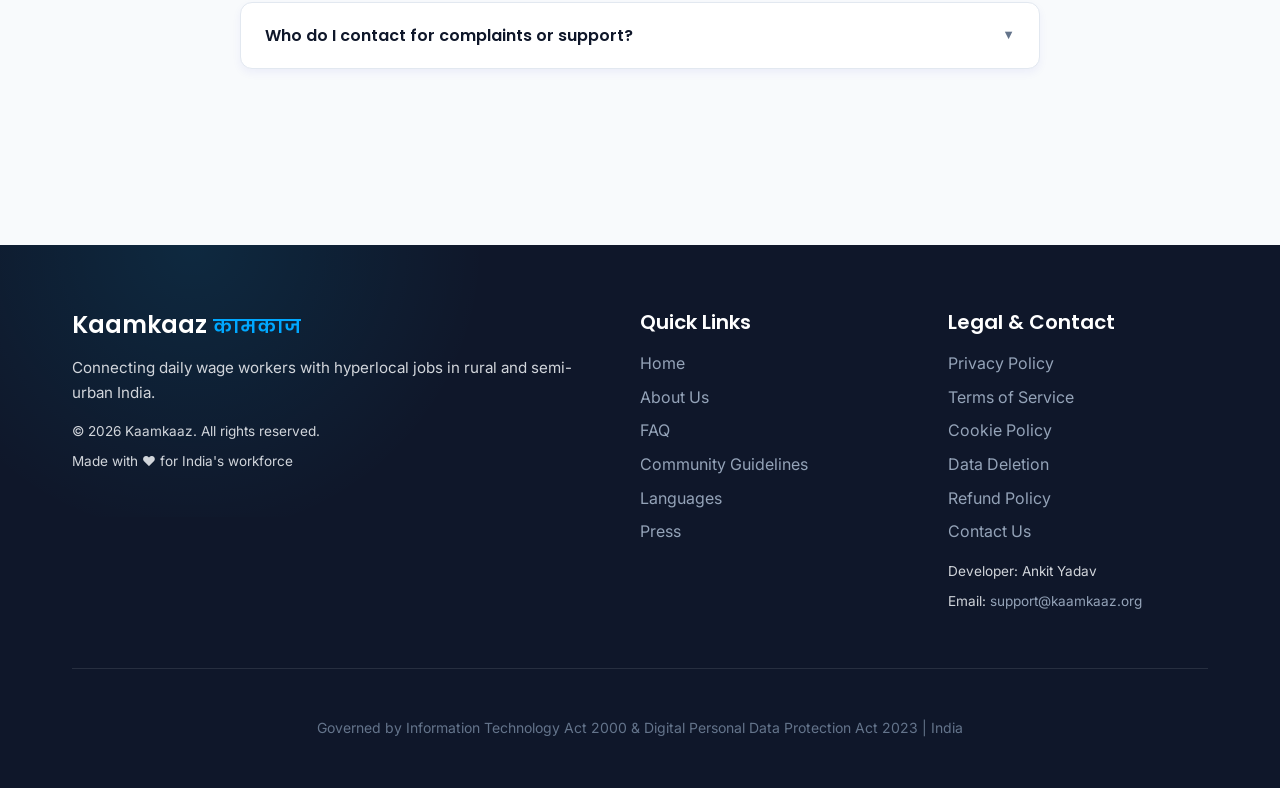
<file: faq.html>
<!DOCTYPE html>
<html lang="en">
<head>
  <meta charset="UTF-8">
  <meta name="viewport" content="width=device-width, initial-scale=1.0">
  <meta name="description" content="Frequently Asked Questions - Kaamkaaz">
  <meta name="author" content="Ankit Yadav">
  <title>Frequently Asked Questions - Kaamkaaz</title>
  <link rel="icon" type="image/png" href="assets/logo.png">
  <link rel="stylesheet" href="styles.css">
</head>
<body>

<!-- NAVIGATION -->
<nav>
  <div class="container">
    <div class="logo">
      <img src="assets/logo.png" alt="Kaamkaaz Logo" class="logo-img">
      Kaamkaaz
      <span class="logo-hindi">कामकाज</span>
    </div>
    <div class="menu-toggle" onclick="toggleMobileMenu()">
      <span></span>
      <span></span>
      <span></span>
    </div>
    <ul class="nav-links">
      <li><a href="index.html" data-i18n="home">Home</a></li>
      <li><a href="about.html" data-i18n="about">About</a></li>
      <li><a href="faq.html" class="active" data-i18n="faq">FAQ</a></li>
      <li><a href="community-guidelines.html" data-i18n="community_guidelines">Community Guidelines</a></li>
      <li class="dropdown">
        <a href="#" class="dropbtn" data-i18n="legal">Legal ▾</a>
        <div class="dropdown-content">
          <a href="privacy-policy.html" data-i18n="privacy_policy">Privacy Policy</a>
          <a href="terms-of-service.html" data-i18n="terms_of_service">Terms of Service</a>
          <a href="cookie-policy.html" data-i18n="cookie_policy">Cookie Policy</a>
          <a href="data-deletion.html" data-i18n="data_deletion">Data Deletion</a>
          <a href="refund-policy.html" data-i18n="refund_policy">Refund Policy</a>
        </div>
      </li>
      <li><a href="languages.html" data-i18n="languages">Languages</a></li>
      <li><a href="press.html" data-i18n="press">Press</a></li>
      <li><a href="contact.html" data-i18n="contact">Contact</a></li>
      <li class="lang-picker-item">
        <select onchange="switchLanguage(this.value)" class="lang-picker" id="langPicker" aria-label="Select Language">
          <option value="hi">हिन्दी</option>
          <option value="en">English</option>
        </select>
      </li>
    </ul>
  </div>
</nav>

<!-- HERO HEADER -->
<div class="legal-header">
  <div class="container">
    <h1 data-i18n="frequently_asked_questions">Frequently Asked Questions</h1>
    <p data-i18n="find_answers_to_common_questions">Find answers to common questions about using Kaamkaaz</p>
  </div>
</div>

<!-- FAQ CONTENT -->
<section style="padding: 4rem 2rem; background-color: var(--background);">
  <div class="container" style="max-width: 900px; margin: 0 auto;">
    
    <!-- General Section -->
    <div style="margin-bottom: 3rem;">
      <h2 data-i18n="general_questions" style="color: var(--primary-blue); border-bottom: 2px solid var(--border-light); padding-bottom: 0.5rem; margin-bottom: 1.5rem;">General Questions</h2>
      
      <div class="faq-accordion">
        <details class="faq-item">
          <summary data-i18n="what_is_kaamkaaz">What is Kaamkaaz?</summary>
          <div class="faq-content">
            <p data-i18n="kaamkaaz_is_a_hyperlocal_mobile">
              Kaamkaaz is a hyperlocal mobile application designed to connect daily wage workers (such as builders, plumbers, painters, and agricultural workers) directly with local recruiters and households, without any middlemen.
            </p>
          </div>
        </details>

        <details class="faq-item">
          <summary data-i18n="is_kaamkaaz_free_to_use">Is Kaamkaaz free to use?</summary>
          <div class="faq-content">
            <p data-i18n="yes_kaamkaaz_is_completely_free">
              Kaamkaaz is free for workers. Recruiters pay a minor platform fee—no hidden commissions or high agency costs. Workers apply for free!
            </p>
          </div>
        </details>

        <details class="faq-item">
          <summary data-i18n="what_languages_are_supported">What languages are supported?</summary>
          <div class="faq-content">
            <p data-i18n="kaamkaaz_now_supports_13_indian">
              Kaamkaaz now supports 13 Indian languages: English, Hindi, Rajasthani, Haryanvi, Punjabi, Bengali, Telugu, Marathi, Tamil, Gujarati, Kannada, Malayalam, and Odia. All UI text, labels, and key screens are fully localized for each language.
            </p>
          </div>
        </details>
      </div>
    </div>

    <!-- Worker Section -->
    <div style="margin-bottom: 3rem;">
      <h2 data-i18n="for_workers" style="color: var(--primary-blue); border-bottom: 2px solid var(--border-light); padding-bottom: 0.5rem; margin-bottom: 1.5rem;">For Workers</h2>
      
      <div class="faq-accordion">
        <details class="faq-item">
          <summary data-i18n="how_do_i_apply_for">How do I apply for jobs on Kaamkaaz?</summary>
          <div class="faq-content">
            <p data-i18n="first_download_the_app_and">
              First, download the app and register as a Worker. Complete your Profile and submit your Aadhaar KYC. Once verified, you can browse hyperlocal jobs on the home screen map or list and click 'Apply Now' to connect with the recruiter.
            </p>
          </div>
        </details>

        <details class="faq-item">
          <summary data-i18n="why_is_kyc_verification_mandatory">Why is KYC verification mandatory?</summary>
          <div class="faq-content">
            <p data-i18n="kyc_aadhaar_selfie_check_is">
              Why is KYC verification mandatory? KYC (Aadhaar & Selfie check) is mandatory to ensure platform safety, build trust with recruiters, and prevent fraudulent accounts. Your uploaded documents are encrypted and never shown to recruiters; they only see a 'Verified' badge.
            </p>
          </div>
        </details>

        <details class="faq-item">
          <summary data-i18n="how_will_i_get_paid">How will I get paid?</summary>
          <div class="faq-content">
            <p data-i18n="payments_are_handled_directly_between">
              Payments are handled directly between you and the recruiter. You should agree on the daily wage, payment mode (Cash, UPI, etc.), and schedule (daily, weekly, or after job completion) before commencing work. Kaamkaaz does not process payments.
            </p>
          </div>
        </details>
      </div>
    </div>

    <!-- Recruiter Section -->
    <div style="margin-bottom: 3rem;">
      <h2 data-i18n="for_recruiters" style="color: var(--primary-blue); border-bottom: 2px solid var(--border-light); padding-bottom: 0.5rem; margin-bottom: 1.5rem;">For Recruiters</h2>
      
      <div class="faq-accordion">
        <details class="faq-item">
          <summary data-i18n="how_do_i_post_a">How do I post a job?</summary>
          <div class="faq-content">
            <p data-i18n="log_in_as_a_recruiter">
              Log in as a Recruiter, click on 'Post Job', and fill in details such as job category, wage amount, location (using GPS/Map), work description, and contact preference. Your job will be immediately listed for nearby workers.
            </p>
          </div>
        </details>

        <details class="faq-item">
          <summary data-i18n="how_can_i_contact_workers">How can I contact workers?</summary>
          <div class="faq-content">
            <p data-i18n="when_workers_apply_for_your">
              When workers apply for your posted job, you can view their profiles, verified badges, and ratings. You can communicate with them using the built-in in-app chat, or call/WhatsApp them directly if they have enabled these options.
            </p>
          </div>
        </details>
      </div>
    </div>

    <!-- Account Section -->
    <div style="margin-bottom: 3rem;">
      <h2 data-i18n="account_privacy" style="color: var(--primary-blue); border-bottom: 2px solid var(--border-light); padding-bottom: 0.5rem; margin-bottom: 1.5rem;">Account & Privacy</h2>
      
      <div class="faq-accordion">
        <details class="faq-item">
          <summary data-i18n="how_do_i_delete_my">How do I delete my account?</summary>
          <div class="faq-content">
            <p data-i18n="you_can_delete_your_account">
              You can delete your account inside the app: Go to Profile -> Edit Profile -> Delete My Account and confirm. Alternatively, compose an email to support@kaamkaaz.org with the subject 'Data Deletion Request - [Your Phone Number]'.
            </p>
          </div>
        </details>

        <details class="faq-item">
          <summary data-i18n="what_happens_to_my_data">What happens to my data after deletion?</summary>
          <div class="faq-content">
            <p data-i18n="upon_request_verification_your_profile">
              Upon request verification, your profile, photos, KYC documents, and chat records will be permanently deleted from our active databases within 24-48 hours (in-app) or 30 days (email). Backup copies are purged within 90 days. Basic financial transactions are retained for 7 years for compliance.
            </p>
          </div>
        </details>

        <details class="faq-item">
          <summary data-i18n="who_do_i_contact_for">Who do I contact for complaints or support?</summary>
          <div class="faq-content">
            <p data-i18n="for_any_support_technical_assistance">
              For any support, technical assistance, or grievances, you can contact our Developer, Ankit Yadav, directly at support@kaamkaaz.org. We respond to all inquiries within 48 hours.
            </p>
          </div>
        </details>
      </div>
    </div>

  </div>
</section>

<!-- FOOTER -->
<footer>
  <div class="container">
    <div class="footer-content-3col">
      <div class="footer-col">
        <h3>Kaamkaaz <span class="logo-hindi">कामकाज</span></h3>
        <p data-i18n="connecting_daily_wage_workers_with_2">
          Connecting daily wage workers with hyperlocal jobs in rural and semi-urban India.
        </p>
        <p style="margin-top: 1rem; font-size: 0.85rem;" data-i18n="2026_kaamkaaz_all_rights_reserved">
          © 2026 Kaamkaaz. All rights reserved.
        </p>
        <p style="font-size: 0.85rem;" data-i18n="made_with_for_indias_workforce">
          Made with ❤️ for India's workforce
        </p>
      </div>
      <div class="footer-col">
        <h4 data-i18n="quick_links" style="margin-bottom: 1rem;">Quick Links</h4>
        <ul>
          <li><a href="index.html" data-i18n="home">Home</a></li>
          <li><a href="about.html" data-i18n="about_us">About Us</a></li>
          <li><a href="faq.html" data-i18n="faq">FAQ</a></li>
          <li><a href="community-guidelines.html" data-i18n="community_guidelines">Community Guidelines</a></li>
          <li><a href="languages.html" data-i18n="languages">Languages</a></li>
          <li><a href="press.html" data-i18n="press">Press</a></li>
        </ul>
      </div>
      <div class="footer-col">
        <h4 data-i18n="legal_contact" style="margin-bottom: 1rem;">Legal & Contact</h4>
        <ul>
          <li><a href="privacy-policy.html" data-i18n="privacy_policy">Privacy Policy</a></li>
          <li><a href="terms-of-service.html" data-i18n="terms_of_service">Terms of Service</a></li>
          <li><a href="cookie-policy.html" data-i18n="cookie_policy">Cookie Policy</a></li>
          <li><a href="data-deletion.html" data-i18n="data_deletion">Data Deletion</a></li>
          <li><a href="refund-policy.html" data-i18n="refund_policy">Refund Policy</a></li>
          <li><a href="contact.html" data-i18n="contact_us">Contact Us</a></li>
        </ul>
        <p style="margin-top: 1rem; font-size: 0.85rem;" data-i18n="developer_ankit_yadav">
          Developer: Ankit Yadav
        </p>
        <p style="font-size: 0.85rem;">
          Email: <a href="mailto:support@kaamkaaz.org">support@kaamkaaz.org</a>
        </p>
      </div>
    </div>
    <div class="footer-bottom">
      <p data-i18n="governed_by_information_technology_act">
        Governed by Information Technology Act 2000 & Digital Personal Data Protection Act 2023 | India
      </p>
    </div>
  </div>
</footer>

<script src="translations.js"></script>
<script>
function switchLanguage(lang) {
  localStorage.setItem('kaamkaazLang', lang);
  applyLanguage(lang);
}

function applyLanguage(lang) {
  const dict = (typeof translations !== 'undefined' && translations[lang]) ? translations[lang] : null;
  const fallback = (typeof translations !== 'undefined') ? translations['en'] : null;

  // Handle data-i18n elements
  document.querySelectorAll('[data-i18n]').forEach(el => {
    const key = el.getAttribute('data-i18n');
    const text = (dict && dict[key]) ? dict[key] : (fallback ? fallback[key] : null);
    if (text !== null && text !== undefined) {
      if (el.tagName === 'INPUT' || el.tagName === 'TEXTAREA') {
        el.placeholder = text;
      } else {
        el.textContent = text;
      }
    }
  });

  // Handle legacy data-en / data-hi elements (safety net)
  document.querySelectorAll('[data-en]').forEach(el => {
    const text = lang === 'hi' && el.hasAttribute('data-hi')
      ? el.getAttribute('data-hi')
      : el.getAttribute('data-en');
    if (el.tagName === 'INPUT' || el.tagName === 'TEXTAREA') {
      el.placeholder = text;
    } else {
      el.textContent = text;
    }
  });

  // Update all language pickers on page
  document.querySelectorAll('.lang-picker').forEach(sel => { sel.value = lang; });
  document.documentElement.lang = lang;
}

function toggleMobileMenu() {
  const navLinks = document.querySelector('.nav-links');
  const menuToggle = document.querySelector('.menu-toggle');
  if (navLinks && menuToggle) {
    navLinks.classList.toggle('active');
    menuToggle.classList.toggle('active');
  }
}

window.addEventListener('resize', () => {
  if (window.innerWidth > 768) {
    const navLinks = document.querySelector('.nav-links');
    const menuToggle = document.querySelector('.menu-toggle');
    if (navLinks) navLinks.classList.remove('active');
    if (menuToggle) menuToggle.classList.remove('active');
  }
});

window.addEventListener('DOMContentLoaded', () => {
  const savedLang = localStorage.getItem('kaamkaazLang') || 'en';
  applyLanguage(savedLang);

  const dropbtn = document.querySelector('.dropbtn');
  if (dropbtn) {
    dropbtn.addEventListener('click', function(e) {
      if (window.innerWidth <= 768) {
        e.preventDefault();
        this.parentElement.classList.toggle('active');
      }
    });
  }
});
</script>
</body>
</html>
</file>
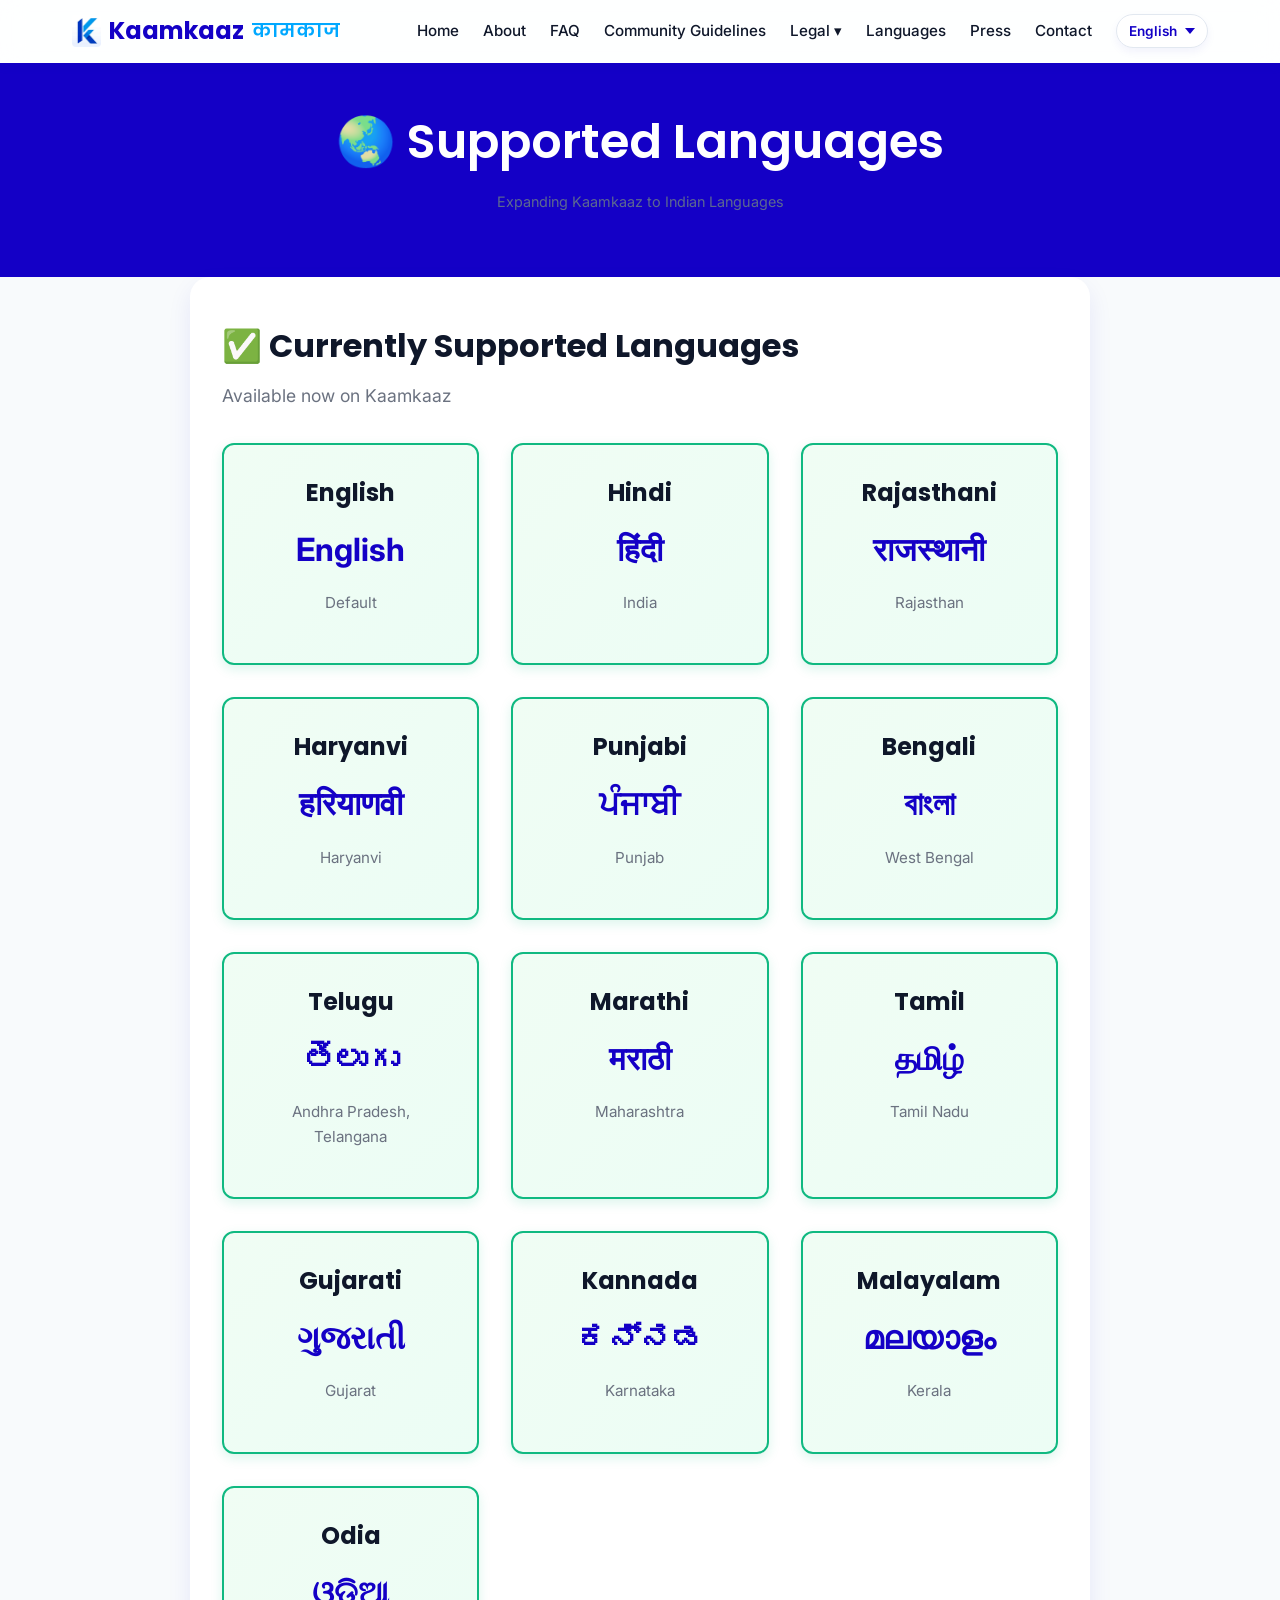
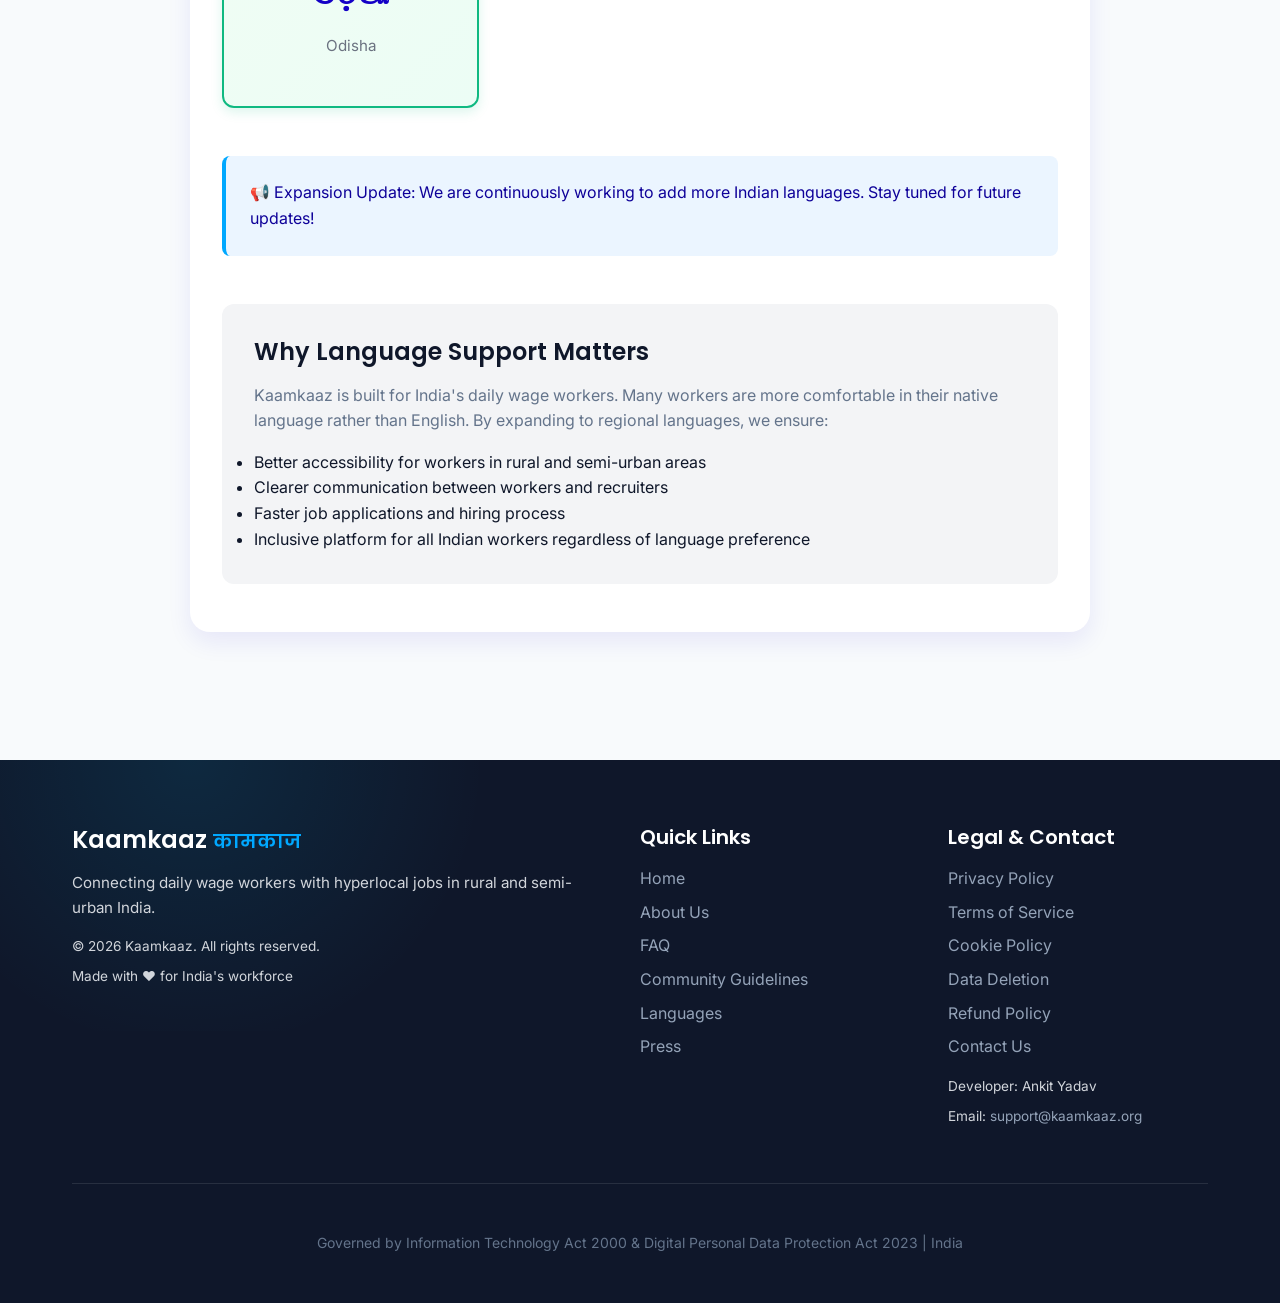
<file: languages.html>
<!DOCTYPE html>
<html lang="en">

<head>
  <meta charset="UTF-8">
  <meta name="viewport" content="width=device-width, initial-scale=1.0">
  <meta name="description" content="Kaamkaaz">
  <meta name="author" content="Ankit Yadav">

  <title>Supported Languages - Kaamkaaz</title>

  <!-- Google Fonts -->
  <link rel="preconnect" href="https://fonts.googleapis.com">
  <link rel="preconnect" href="https://fonts.gstatic.com" crossorigin>
  <link
    href="https://fonts.googleapis.com/css2?family=Inter:wght@400;500;600;700&family=Poppins:wght@600;700&display=swap"
    rel="stylesheet">

  <!-- Stylesheet -->
  <link rel="icon" type="image/png" href="assets/logo.png">
  <link rel="stylesheet" href="styles.css">

  <style>
    .language-badge {
      display: inline-block;
      padding: 0.5rem 1rem;
      border-radius: 8px;
      font-size: 0.9rem;
      font-weight: 600;
      margin-top: 1rem;
    }

    .badge-active {
      background-color: #10b981;
      color: white;
    }

    .badge-coming {
      background-color: #9ca3af;
      color: white;
    }

    .language-card {
      background: white;
      border: 2px solid #e5e7eb;
      border-radius: 12px;
      padding: 2rem;
      text-align: center;
      transition: all 0.3s ease;
    }

    .language-card.active {
      border-color: #10b981;
      background: linear-gradient(135deg, #f0fdf4 0%, #ecfdf5 100%);
      box-shadow: 0 4px 12px rgba(16, 185, 129, 0.15);
    }

    .language-card.coming-soon {
      opacity: 0.6;
      background-color: #f9fafb;
      border-color: #d1d5db;
    }

    .language-card h3 {
      font-size: 1.5rem;
      font-weight: 700;
      margin-bottom: 0.5rem;
      color: var(--dark-gray);
    }

    .language-card.coming-soon h3 {
      color: #9ca3af;
    }

    .language-native {
      font-size: 2rem;
      font-weight: 700;
      color: var(--primary-blue);
      margin: 1rem 0;
    }

    .language-card.coming-soon .language-native {
      color: #d1d5db;
    }

    .language-region {
      font-size: 0.95rem;
      color: #6b7280;
      margin-bottom: 1rem;
    }

    .language-card.coming-soon .language-region {
      color: #9ca3af;
    }

    .grid-4 {
      display: grid;
      grid-template-columns: repeat(auto-fit, minmax(250px, 1fr));
      gap: 2rem;
      margin-bottom: 3rem;
    }

    .section-title {
      font-size: 2rem;
      font-weight: 700;
      margin-bottom: 1rem;
      color: var(--dark-gray);
    }

    .section-subtitle {
      font-size: 1.1rem;
      color: #6b7280;
      margin-bottom: 2rem;
    }

    .coming-soon-note {
      background-color: #EBF5FF;
      border-left: 4px solid #00A8FF;
      padding: 1.5rem;
      border-radius: 8px;
      margin-bottom: 3rem;
    }

    .coming-soon-note p {
      margin: 0;
      color: #0E0099;
      font-size: 1rem;
    }
  </style>
</head>

<body>

  <!-- NAVIGATION -->
  <nav>
    <div class="container">
      <div class="logo">
        <img src="assets/logo.png" alt="Kaamkaaz Logo" class="logo-img">
        Kaamkaaz
        <span class="logo-hindi">कामकाज</span>
      </div>
      <div class="menu-toggle" onclick="toggleMobileMenu()">
        <span></span>
        <span></span>
        <span></span>
      </div>
      <ul class="nav-links">
        <li><a href="index.html" data-i18n="home">Home</a></li>
        <li><a href="about.html" data-i18n="about">About</a></li>
        <li><a href="faq.html" data-i18n="faq">FAQ</a></li>
        <li><a href="community-guidelines.html" data-i18n="community_guidelines">Community Guidelines</a></li>
        <li class="dropdown">
          <a href="#" class="dropbtn" data-i18n="legal">Legal ▾</a>
          <div class="dropdown-content">
            <a href="privacy-policy.html" data-i18n="privacy_policy">Privacy Policy</a>
            <a href="terms-of-service.html" data-i18n="terms_of_service">Terms of Service</a>
            <a href="cookie-policy.html" data-i18n="cookie_policy">Cookie Policy</a>
            <a href="data-deletion.html" data-i18n="data_deletion">Data Deletion</a>
            <a href="refund-policy.html" data-i18n="refund_policy">Refund Policy</a>
          </div>
        </li>
        <li><a href="languages.html" class="active" data-i18n="languages">Languages</a></li>
        <li><a href="press.html" data-i18n="press">Press</a></li>
        <li><a href="contact.html" data-i18n="contact">Contact</a></li>
        <li class="lang-picker-item">
          <select onchange="switchLanguage(this.value)" class="lang-picker" id="langPicker"
            aria-label="Select Language">
            <option value="en">English</option>
            <option value="hi">हिन्दी</option>
          </select>
        </li>
      </ul>
    </div>
  </nav>

  <!-- ═══════════════════════════════════════════════════════════════
     LANGUAGES HEADER
     ═══════════════════════════════════════════════════════════════ -->
  <div class="legal-header">
    <div class="container">
      <h1 data-i18n="supported_languages_2">🌏 Supported Languages</h1>
      <p class="last-updated" data-i18n="expanding_kaamkaaz_to_indian_languages">Expanding Kaamkaaz to Indian Languages
      </p>
    </div>
  </div>

  <!-- ═══════════════════════════════════════════════════════════════
     LANGUAGES CONTENT
     ═══════════════════════════════════════════════════════════════ -->
  <section style="padding: 2rem 0; padding-bottom: 4rem;">
    <div class="legal-content">

      <!-- Active Languages Section -->
      <div>
        <h2 class="section-title" data-i18n="currently_supported_languages">✅ Currently Supported Languages</h2>
        <p class="section-subtitle" data-i18n="available_now_on_kaamkaaz">Available now on Kaamkaaz</p>

        <div class="grid-4">

          <!-- English -->
          <div class="language-card active">
            <h3 data-i18n="english">English</h3>
            <div class="language-native">English</div>
            <p class="language-region" data-i18n="default">Default</p>
          </div>

          <!-- Hindi -->
          <div class="language-card active">
            <h3 data-i18n="hindi">Hindi</h3>
            <div class="language-native">हिंदी</div>
            <p class="language-region" data-i18n="india">India</p>
          </div>

          <!-- Rajasthani -->
          <div class="language-card active">
            <h3 data-i18n="rajasthani">Rajasthani</h3>
            <div class="language-native">राजस्थानी</div>
            <p class="language-region" data-i18n="rajasthan">Rajasthan</p>
          </div>

          <!-- Haryanvi-->
          <div class="language-card active">
            <h3 data-i18n="haryanvi">Haryanvi</h3>
            <div class="language-native">हरियाणवी</div>
            <p class="language-region" data-i18n="haryanvi">Haryana</p>
          </div>

          <!-- Punjabi -->
          <div class="language-card active">
            <h3 data-i18n="punjabi">Punjabi</h3>
            <div class="language-native">ਪੰਜਾਬੀ</div>
            <p class="language-region" data-i18n="punjab">Punjab</p>
          </div>

          <!-- Bengali -->
          <div class="language-card active">
            <h3 data-i18n="bengali">Bengali</h3>
            <div class="language-native">বাংলা</div>
            <p class="language-region" data-i18n="west_bengal">West Bengal</p>
          </div>

          <!-- Telugu -->
          <div class="language-card active">
            <h3 data-i18n="telugu">Telugu</h3>
            <div class="language-native">తెలుగు</div>
            <p class="language-region" data-i18n="andhra_pradesh_telangana">Andhra Pradesh, Telangana</p>
          </div>

          <!-- Marathi -->
          <div class="language-card active">
            <h3 data-i18n="marathi">Marathi</h3>
            <div class="language-native">मराठी</div>
            <p class="language-region" data-i18n="maharashtra">Maharashtra</p>
          </div>

          <!-- Tamil -->
          <div class="language-card active">
            <h3 data-i18n="tamil">Tamil</h3>
            <div class="language-native">தமிழ்</div>
            <p class="language-region" data-i18n="tamil_nadu">Tamil Nadu</p>
          </div>

          <!-- Gujarati -->
          <div class="language-card active">
            <h3 data-i18n="gujarati">Gujarati</h3>
            <div class="language-native">ગુજરાતી</div>
            <p class="language-region" data-i18n="gujarat">Gujarat</p>
          </div>

          <!-- Kannada -->
          <div class="language-card active">
            <h3 data-i18n="kannada">Kannada</h3>
            <div class="language-native">ಕನ್ನಡ</div>
            <p class="language-region" data-i18n="karnataka">Karnataka</p>
          </div>

          <!-- Malayalam -->
          <div class="language-card active">
            <h3 data-i18n="malayalam">Malayalam</h3>
            <div class="language-native">മലയാളം</div>
            <p class="language-region" data-i18n="kerala">Kerala</p>
          </div>

          <!-- Odia -->
          <div class="language-card active">
            <h3 data-i18n="odia">Odia</h3>
            <div class="language-native">ଓଡ଼ିଆ</div>
            <p class="language-region" data-i18n="odisha">Odisha</p>
          </div>

        </div>
      </div>

      <!-- Future Expansion Note -->
      <div class="coming-soon-note" style="margin-top: 3rem;">
        <p data-i18n="expansion_update_we_are_continuously"><strong>📢 Expansion Update:</strong> We are continuously
          working to add more Indian languages. Stay tuned for future updates!</p>
      </div>

      <!-- Space for padding -->
      <div>

        <!-- Info Section -->
        <div style="background-color: #f3f4f6; padding: 2rem; border-radius: 12px; margin-top: 3rem;">
          <h3 style="margin-bottom: 1rem;" data-i18n="why_language_support_matters">Why Language Support Matters</h3>
          <p data-i18n="kaamkaaz_is_built_for_indias">Kaamkaaz is built for India's daily wage workers. Many workers are
            more comfortable in their native language rather than English. By expanding to regional languages, we
            ensure:</p>
          <ul style="margin-top: 1rem;">
            <li data-i18n="better_accessibility_for_workers_in">Better accessibility for workers in rural and semi-urban
              areas</li>
            <li data-i18n="clearer_communication_between_workers_and">Clearer communication between workers and
              recruiters</li>
            <li data-i18n="faster_job_applications_and_hiring">Faster job applications and hiring process</li>
            <li data-i18n="inclusive_platform_for_all_indian">Inclusive platform for all Indian workers regardless of
              language preference</li>
          </ul>
        </div>

      </div>
  </section>

  <!-- FOOTER -->
  <footer>
    <div class="container">
      <div class="footer-content-3col">
        <div class="footer-col">
          <h3>Kaamkaaz <span class="logo-hindi">कामकाज</span></h3>
          <p data-i18n="connecting_daily_wage_workers_with_2">
            Connecting daily wage workers with hyperlocal jobs in rural and semi-urban India.
          </p>
          <p style="margin-top: 1rem; font-size: 0.85rem;" data-i18n="2026_kaamkaaz_all_rights_reserved">
            © 2026 Kaamkaaz. All rights reserved.
          </p>
          <p style="font-size: 0.85rem;" data-i18n="made_with_for_indias_workforce">
            Made with ❤️ for India's workforce
          </p>
        </div>
        <div class="footer-col">
          <h4 data-i18n="quick_links" style="margin-bottom: 1rem;">Quick Links</h4>
          <ul>
            <li><a href="index.html" data-i18n="home">Home</a></li>
            <li><a href="about.html" data-i18n="about_us">About Us</a></li>
            <li><a href="faq.html" data-i18n="faq">FAQ</a></li>
            <li><a href="community-guidelines.html" data-i18n="community_guidelines">Community Guidelines</a></li>
            <li><a href="languages.html" data-i18n="languages">Languages</a></li>
            <li><a href="press.html" data-i18n="press">Press</a></li>
          </ul>
        </div>
        <div class="footer-col">
          <h4 data-i18n="legal_contact" style="margin-bottom: 1rem;">Legal & Contact</h4>
          <ul>
            <li><a href="privacy-policy.html" data-i18n="privacy_policy">Privacy Policy</a></li>
            <li><a href="terms-of-service.html" data-i18n="terms_of_service">Terms of Service</a></li>
            <li><a href="cookie-policy.html" data-i18n="cookie_policy">Cookie Policy</a></li>
            <li><a href="data-deletion.html" data-i18n="data_deletion">Data Deletion</a></li>
            <li><a href="refund-policy.html" data-i18n="refund_policy">Refund Policy</a></li>
            <li><a href="contact.html" data-i18n="contact_us">Contact Us</a></li>
          </ul>
          <p style="margin-top: 1rem; font-size: 0.85rem;" data-i18n="developer_ankit_yadav">
            Developer: Ankit Yadav
          </p>
          <p style="font-size: 0.85rem;">
            Email: <a href="mailto:support@kaamkaaz.org">support@kaamkaaz.org</a>
          </p>
        </div>
      </div>
      <div class="footer-bottom">
        <p data-i18n="governed_by_information_technology_act">
          Governed by Information Technology Act 2000 & Digital Personal Data Protection Act 2023 | India
        </p>
      </div>
    </div>
  </footer>

  <script src="translations.js"></script>
  <script>
    function switchLanguage(lang) {
      localStorage.setItem('kaamkaazLang', lang);
      applyLanguage(lang);
    }

    function applyLanguage(lang) {
      const dict = (typeof translations !== 'undefined' && translations[lang]) ? translations[lang] : null;
      const fallback = (typeof translations !== 'undefined') ? translations['en'] : null;

      // Handle data-i18n elements
      document.querySelectorAll('[data-i18n]').forEach(el => {
        const key = el.getAttribute('data-i18n');
        const text = (dict && dict[key]) ? dict[key] : (fallback ? fallback[key] : null);
        if (text !== null && text !== undefined) {
          if (el.tagName === 'INPUT' || el.tagName === 'TEXTAREA') {
            el.placeholder = text;
          } else {
            el.textContent = text;
          }
        }
      });

      // Handle legacy data-en / data-hi elements (safety net)
      document.querySelectorAll('[data-en]').forEach(el => {
        const text = lang === 'hi' && el.hasAttribute('data-hi')
          ? el.getAttribute('data-hi')
          : el.getAttribute('data-en');
        if (el.tagName === 'INPUT' || el.tagName === 'TEXTAREA') {
          el.placeholder = text;
        } else {
          el.textContent = text;
        }
      });

      // Update all language pickers on page
      document.querySelectorAll('.lang-picker').forEach(sel => { sel.value = lang; });
      document.documentElement.lang = lang;
    }

    function toggleMobileMenu() {
      const navLinks = document.querySelector('.nav-links');
      const menuToggle = document.querySelector('.menu-toggle');
      if (navLinks && menuToggle) {
        navLinks.classList.toggle('active');
        menuToggle.classList.toggle('active');
      }
    }

    window.addEventListener('resize', () => {
      if (window.innerWidth > 768) {
        const navLinks = document.querySelector('.nav-links');
        const menuToggle = document.querySelector('.menu-toggle');
        if (navLinks) navLinks.classList.remove('active');
        if (menuToggle) menuToggle.classList.remove('active');
      }
    });

    window.addEventListener('DOMContentLoaded', () => {
      const savedLang = localStorage.getItem('kaamkaazLang') || 'en';
      applyLanguage(savedLang);

      const dropbtn = document.querySelector('.dropbtn');
      if (dropbtn) {
        dropbtn.addEventListener('click', function (e) {
          if (window.innerWidth <= 768) {
            e.preventDefault();
            this.parentElement.classList.toggle('active');
          }
        });
      }
    });
  </script>
</body>

</html>
</file>
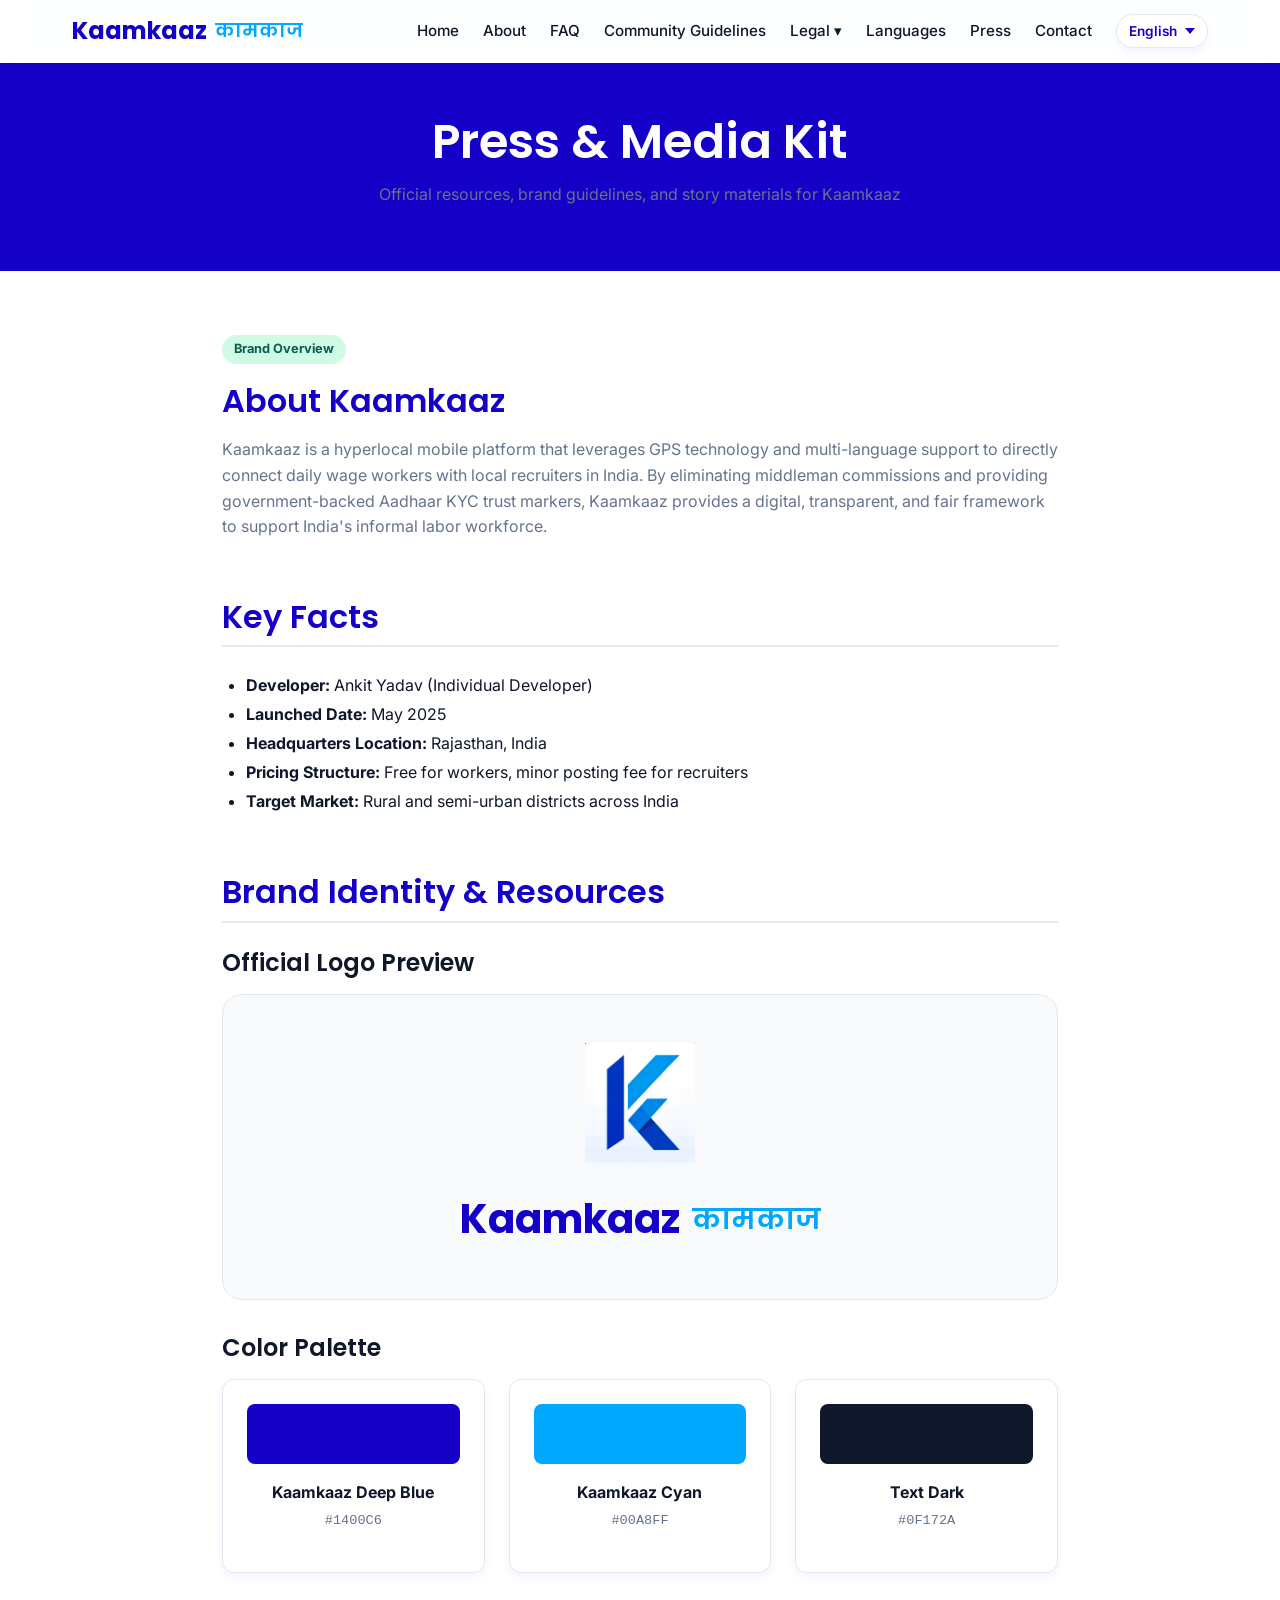
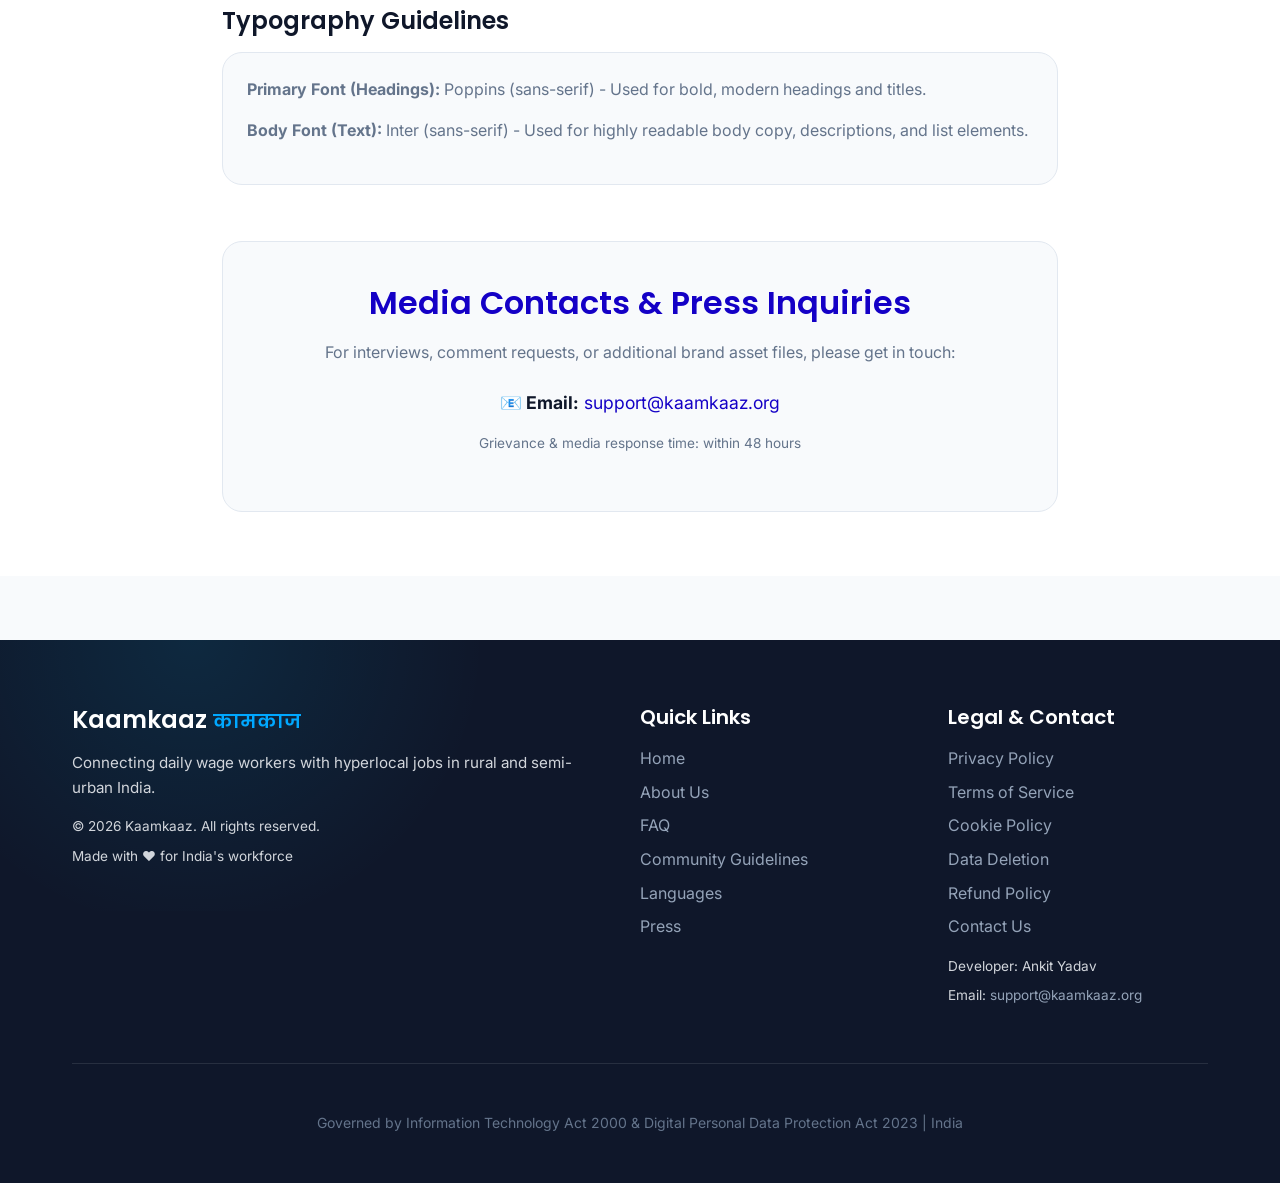
<file: press.html>
<!DOCTYPE html>
<html lang="en">

<head>
  <meta charset="UTF-8">
  <meta name="viewport" content="width=device-width, initial-scale=1.0">
  <meta name="description" content="Press Kit and Brand Resources - Kaamkaaz">
  <meta name="author" content="Ankit Yadav">
  <title>Press & Media Resources - Kaamkaaz</title>
  <link rel="icon" type="image/png" href="assets/logo.png">
  <link rel="stylesheet" href="styles.css">
  <style>
    .press-badge {
      display: inline-block;
      padding: 0.25rem 0.75rem;
      background-color: #d1fae5;
      color: #065f46;
      font-size: 0.8rem;
      font-weight: 700;
      border-radius: 50px;
      margin-bottom: 1rem;
    }

    .brand-color-box {
      border: 1px solid var(--border-light);
      border-radius: var(--radius-md);
      padding: 1.5rem;
      text-align: center;
      box-shadow: var(--shadow-sm);
    }

    .brand-color-preview {
      height: 60px;
      border-radius: var(--radius-sm);
      margin-bottom: 1rem;
    }
  </style>
</head>

<body>

  <!-- NAVIGATION -->
  <nav>
    <div class="container">
      <div class="logo">
        Kaamkaaz
        <span class="logo-hindi">कामकाज</span>
      </div>
      <div class="menu-toggle" onclick="toggleMobileMenu()">
        <span></span>
        <span></span>
        <span></span>
      </div>
      <ul class="nav-links">
        <li><a href="index.html" data-i18n="home">Home</a></li>
        <li><a href="about.html" data-i18n="about">About</a></li>
        <li><a href="faq.html" data-i18n="faq">FAQ</a></li>
        <li><a href="community-guidelines.html" data-i18n="community_guidelines">Community
            Guidelines</a></li>
        <li class="dropdown">
          <a href="#" class="dropbtn" data-i18n="legal">Legal ▾</a>
          <div class="dropdown-content">
            <a href="privacy-policy.html" data-i18n="privacy_policy">Privacy Policy</a>
            <a href="terms-of-service.html" data-i18n="terms_of_service">Terms of Service</a>
            <a href="cookie-policy.html" data-i18n="cookie_policy">Cookie Policy</a>
            <a href="data-deletion.html" data-i18n="data_deletion">Data Deletion</a>
            <a href="refund-policy.html" data-i18n="refund_policy">Refund Policy</a>
          </div>
        </li>
        <li><a href="languages.html" data-i18n="languages">Languages</a></li>
        <li><a href="press.html" class="active" data-i18n="press">Press</a></li>
        <li><a href="contact.html" data-i18n="contact">Contact</a></li>
        <li class="lang-picker-item">
        <select onchange="switchLanguage(this.value)" class="lang-picker" id="langPicker" aria-label="Select Language">
          <option value="en">English</option>
          <option value="hi">हिन्दी</option>
        </select>
      </li>
      </ul>
    </div>
  </nav>

  <!-- HERO HEADER -->
  <div class="legal-header">
    <div class="container">
      <h1 data-i18n="press_media_kit">Press & Media Kit</h1>
      <p data-i18n="official_resources_brand_guidelines_and">Official resources, brand
        guidelines, and story materials for Kaamkaaz</p>
    </div>
  </div>

  <!-- PRESS KIT CONTENT -->
  <section style="padding: 4rem 2rem; background-color: var(--white);">
    <div class="container" style="max-width: 900px; margin: 0 auto;">

      <!-- Introduction Section -->
      <div style="margin-bottom: 3.5rem;">
        <span class="press-badge" data-i18n="brand_overview">Brand Overview</span>
        <h2 data-i18n="about_kaamkaaz"
          style="color: var(--primary-blue); margin-bottom: 1rem;">About Kaamkaaz</h2>
        <p data-i18n="kaamkaaz_is_a_hyperlocal_mobile_2">
          Kaamkaaz is a hyperlocal mobile platform that leverages GPS technology and multi-language support to directly
          connect daily wage workers with local recruiters in India. By eliminating middleman commissions and providing
          government-backed Aadhaar KYC trust markers, Kaamkaaz provides a digital, transparent, and fair framework to
          support India's informal labor workforce.
        </p>
      </div>

      <!-- Key Facts Section -->
      <div style="margin-bottom: 3.5rem;">
        <h2 data-i18n="key_facts"
          style="color: var(--primary-blue); border-bottom: 2px solid var(--border-light); padding-bottom: 0.5rem; margin-bottom: 1.5rem;">
          Key Facts</h2>
        <ul style="margin-left: 1.5rem; line-height: 1.8;">
          <li><strong data-i18n="developer_2">Developer:</strong> <span
              data-i18n="ankit_yadav_individual_developer">Ankit Yadav (Individual
              Developer)</span></li>
          <li><strong data-i18n="launched_date">Launched Date:</strong> May 2025</li>
          <li><strong data-i18n="headquarters_location">Headquarters Location:</strong>
            Rajasthan, India</li>
          <li><strong data-i18n="pricing_structure">Pricing Structure:</strong> <span
              data-i18n="100_free_no_registration_application">Free for workers, minor posting fee for recruiters</span></li>
          <li><strong data-i18n="target_market">Target Market:</strong> <span
              data-i18n="rural_and_semiurban_districts_across">Rural and semi-urban districts across India</span></li>
        </ul>
      </div>

      <!-- Brand Identity Assets -->
      <div style="margin-bottom: 3.5rem;">
        <h2 data-i18n="brand_identity_resources"
          style="color: var(--primary-blue); border-bottom: 2px solid var(--border-light); padding-bottom: 0.5rem; margin-bottom: 1.5rem;">
          Brand Identity & Resources</h2>

        <!-- Official Logo design -->
        <h3 data-i18n="official_logo_preview" style="margin-bottom: 1rem;">Official Logo Preview</h3>
        <div
          style="display: flex; flex-direction: column; gap: 1.5rem; justify-content: center; align-items: center; background-color: var(--background); padding: 3rem; border-radius: var(--radius-lg); border: 1px solid var(--border-light); margin-bottom: 2rem;">
          <img src="assets/logo.png" alt="Kaamkaaz Official Logo" style="height: 120px; width: auto; object-fit: contain;">
          <div style="font-family: var(--font-heading); font-size: 2.5rem; font-weight: 700; color: var(--primary-blue); display: flex; align-items: center; gap: 0.75rem;">
            Kaamkaaz <span style="color: var(--secondary-amber); font-size: 1.8rem; font-weight: 600;">कामकाज</span>
          </div>
        </div>

        <!-- Brand Colors -->
        <h3 data-i18n="color_palette" style="margin-bottom: 1rem;">Color Palette</h3>
        <div
          style="display: grid; grid-template-columns: repeat(auto-fit, minmax(200px, 1fr)); gap: 1.5rem; margin-bottom: 2rem;">
          <div class="brand-color-box">
            <div class="brand-color-preview" style="background-color: #1400C6;"></div>
            <strong>Kaamkaaz Deep Blue</strong>
            <p style="font-family: monospace; font-size: 0.85rem; margin-top: 0.25rem;">#1400C6</p>
          </div>
          <div class="brand-color-box">
            <div class="brand-color-preview" style="background-color: #00A8FF;"></div>
            <strong>Kaamkaaz Cyan</strong>
            <p style="font-family: monospace; font-size: 0.85rem; margin-top: 0.25rem;">#00A8FF</p>
          </div>
          <div class="brand-color-box">
            <div class="brand-color-preview" style="background-color: #0F172A;"></div>
            <strong>Text Dark</strong>
            <p style="font-family: monospace; font-size: 0.85rem; margin-top: 0.25rem;">#0F172A</p>
          </div>
        </div>

        <!-- Typography -->
        <h3 data-i18n="typography_guidelines" style="margin-bottom: 1rem;">Typography
          Guidelines</h3>
        <div
          style="background-color: var(--background); padding: 1.5rem; border-radius: var(--radius-lg); border: 1px solid var(--border-light);">
          <p><strong>Primary Font (Headings):</strong> Poppins (sans-serif) - Used for bold, modern headings and titles.
          </p>
          <p style="margin-top: 0.5rem;"><strong>Body Font (Text):</strong> Inter (sans-serif) - Used for highly
            readable body copy, descriptions, and list elements.</p>
        </div>
      </div>

      <!-- Media Inquiry -->
      <div
        style="background-color: var(--background); padding: 2.5rem; border-radius: var(--radius-lg); border: 1px solid var(--border-light); text-align: center;">
        <h2 data-i18n="media_contacts_press_inquiries"
          style="color: var(--primary-blue); margin-bottom: 1rem;">Media Contacts & Press Inquiries</h2>
        <p data-i18n="for_interviews_comment_requests_or">
          For interviews, comment requests, or additional brand asset files, please get in touch:
        </p>
        <div style="margin-top: 1.5rem; font-size: 1.1rem;">
          <strong>📧 Email:</strong> <a href="mailto:support@kaamkaaz.org">support@kaamkaaz.org</a>
        </div>
        <p style="font-size: 0.85rem; color: var(--text-muted); margin-top: 1rem;"
          data-i18n="grievance_media_response_time_within">
          Grievance & media response time: within 48 hours
        </p>
      </div>

    </div>
  </section>

  <!-- FOOTER -->
  <footer>
    <div class="container">
      <div class="footer-content-3col">
        <div class="footer-col">
          <h3>Kaamkaaz <span class="logo-hindi">कामकाज</span></h3>
          <p data-i18n="connecting_daily_wage_workers_with_2">
            Connecting daily wage workers with hyperlocal jobs in rural and semi-urban India.
          </p>
          <p style="margin-top: 1rem; font-size: 0.85rem;" data-i18n="2026_kaamkaaz_all_rights_reserved">
            © 2026 Kaamkaaz. All rights reserved.
          </p>
          <p style="font-size: 0.85rem;" data-i18n="made_with_for_indias_workforce">
            Made with ❤️ for India's workforce
          </p>
        </div>
        <div class="footer-col">
          <h4 data-i18n="quick_links" style="margin-bottom: 1rem;">Quick Links</h4>
          <ul>
            <li><a href="index.html" data-i18n="home">Home</a></li>
            <li><a href="about.html" data-i18n="about_us">About Us</a></li>
            <li><a href="faq.html" data-i18n="faq">FAQ</a></li>
            <li><a href="community-guidelines.html" data-i18n="community_guidelines">Community Guidelines</a></li>
            <li><a href="languages.html" data-i18n="languages">Languages</a></li>
            <li><a href="press.html" data-i18n="press">Press</a></li>
          </ul>
        </div>
        <div class="footer-col">
          <h4 data-i18n="legal_contact" style="margin-bottom: 1rem;">Legal & Contact</h4>
          <ul>
            <li><a href="privacy-policy.html" data-i18n="privacy_policy">Privacy Policy</a></li>
            <li><a href="terms-of-service.html" data-i18n="terms_of_service">Terms of Service</a>
            </li>
            <li><a href="cookie-policy.html" data-i18n="cookie_policy">Cookie Policy</a></li>
            <li><a href="data-deletion.html" data-i18n="data_deletion">Data Deletion</a></li>
            <li><a href="refund-policy.html" data-i18n="refund_policy">Refund Policy</a></li>
            <li><a href="contact.html" data-i18n="contact_us">Contact Us</a></li>
          </ul>
          <p style="margin-top: 1rem; font-size: 0.85rem;" data-i18n="developer_ankit_yadav">
            Developer: Ankit Yadav
          </p>
          <p style="font-size: 0.85rem;">
            Email: <a href="mailto:support@kaamkaaz.org">support@kaamkaaz.org</a>
          </p>
        </div>
      </div>
      <div class="footer-bottom">
        <p data-i18n="governed_by_information_technology_act">
          Governed by Information Technology Act 2000 & Digital Personal Data Protection Act 2023 | India
        </p>
      </div>
    </div>
  </footer>

  <script src="translations.js"></script>
<script>
function switchLanguage(lang) {
  localStorage.setItem('kaamkaazLang', lang);
  applyLanguage(lang);
}

function applyLanguage(lang) {
  const dict = (typeof translations !== 'undefined' && translations[lang]) ? translations[lang] : null;
  const fallback = (typeof translations !== 'undefined') ? translations['en'] : null;

  // Handle data-i18n elements
  document.querySelectorAll('[data-i18n]').forEach(el => {
    const key = el.getAttribute('data-i18n');
    const text = (dict && dict[key]) ? dict[key] : (fallback ? fallback[key] : null);
    if (text !== null && text !== undefined) {
      if (el.tagName === 'INPUT' || el.tagName === 'TEXTAREA') {
        el.placeholder = text;
      } else {
        el.textContent = text;
      }
    }
  });

  // Handle legacy data-en / data-hi elements (safety net)
  document.querySelectorAll('[data-en]').forEach(el => {
    const text = lang === 'hi' && el.hasAttribute('data-hi')
      ? el.getAttribute('data-hi')
      : el.getAttribute('data-en');
    if (el.tagName === 'INPUT' || el.tagName === 'TEXTAREA') {
      el.placeholder = text;
    } else {
      el.textContent = text;
    }
  });

  // Update all language pickers on page
  document.querySelectorAll('.lang-picker').forEach(sel => { sel.value = lang; });
  document.documentElement.lang = lang;
}

function toggleMobileMenu() {
  const navLinks = document.querySelector('.nav-links');
  const menuToggle = document.querySelector('.menu-toggle');
  if (navLinks && menuToggle) {
    navLinks.classList.toggle('active');
    menuToggle.classList.toggle('active');
  }
}

window.addEventListener('resize', () => {
  if (window.innerWidth > 768) {
    const navLinks = document.querySelector('.nav-links');
    const menuToggle = document.querySelector('.menu-toggle');
    if (navLinks) navLinks.classList.remove('active');
    if (menuToggle) menuToggle.classList.remove('active');
  }
});

window.addEventListener('DOMContentLoaded', () => {
  const savedLang = localStorage.getItem('kaamkaazLang') || 'en';
  applyLanguage(savedLang);

  const dropbtn = document.querySelector('.dropbtn');
  if (dropbtn) {
    dropbtn.addEventListener('click', function(e) {
      if (window.innerWidth <= 768) {
        e.preventDefault();
        this.parentElement.classList.toggle('active');
      }
    });
  }
});
</script>
</body>

</html>
</file>
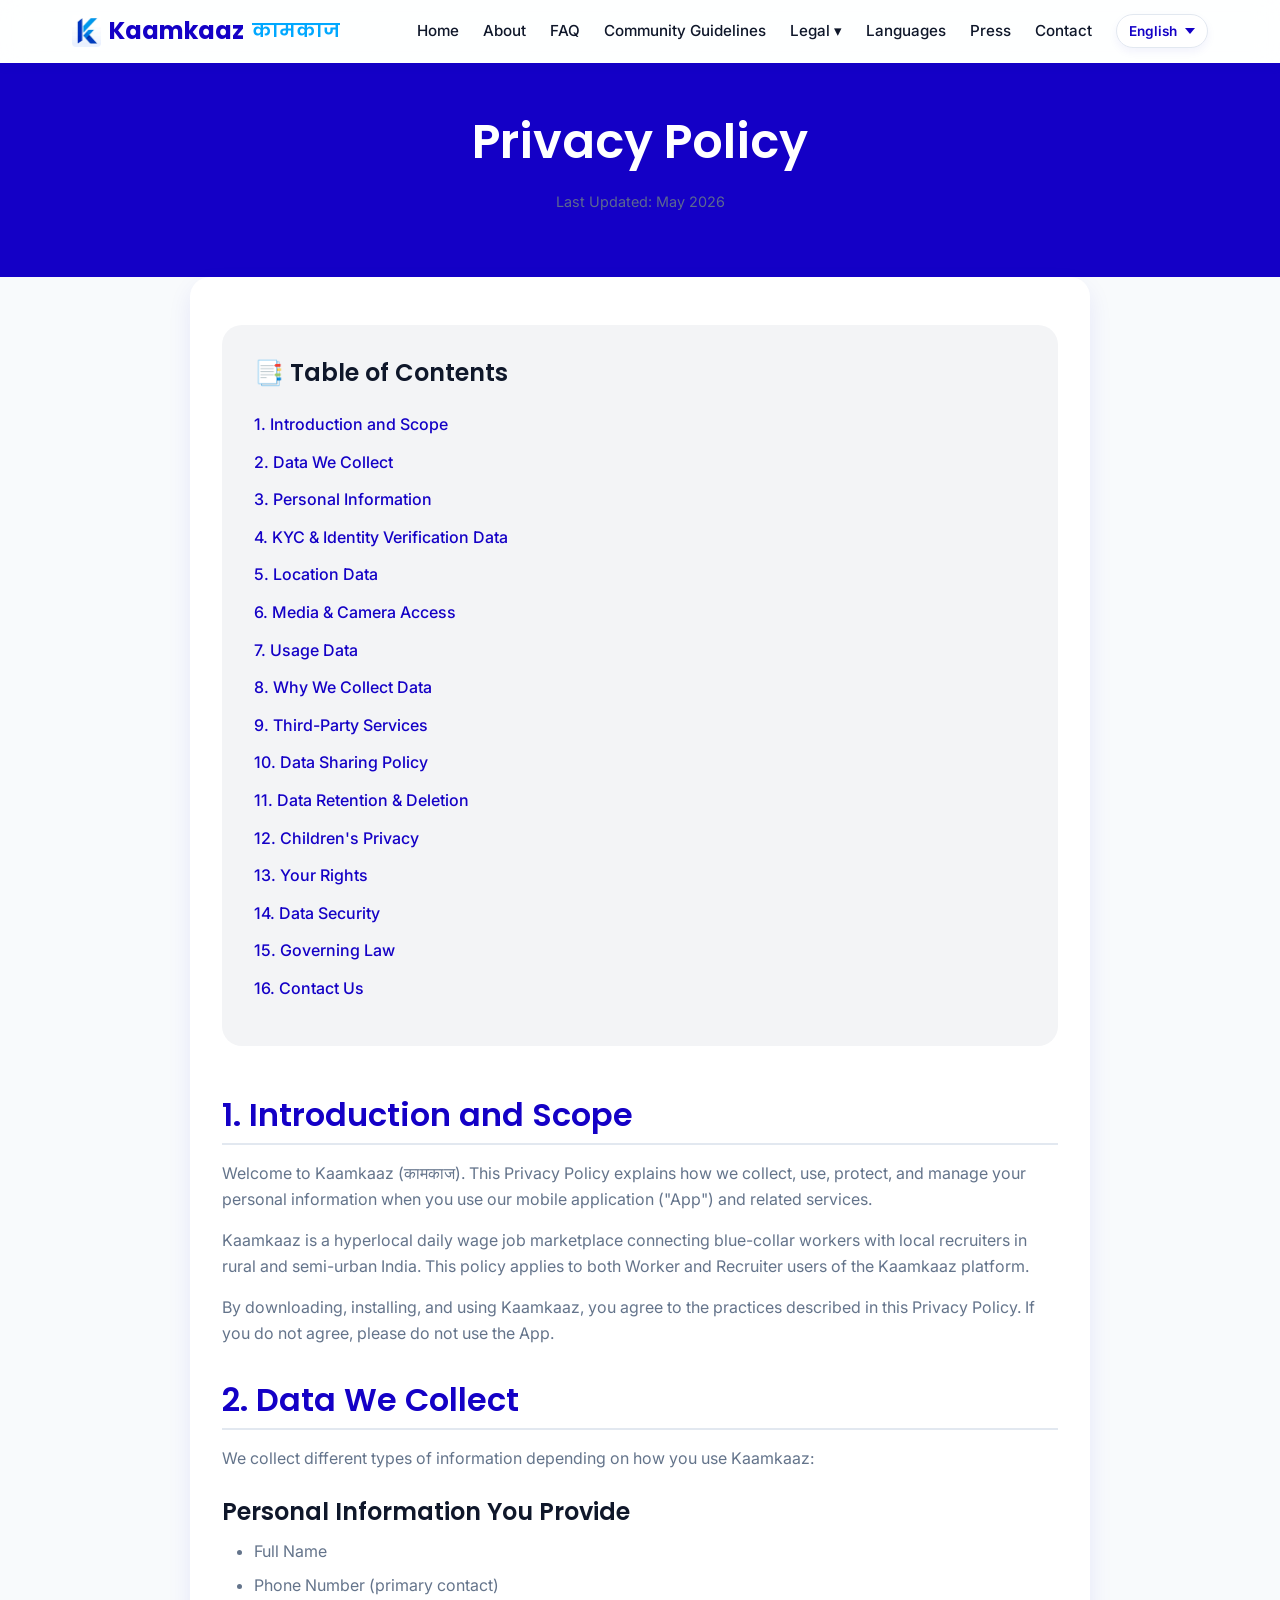
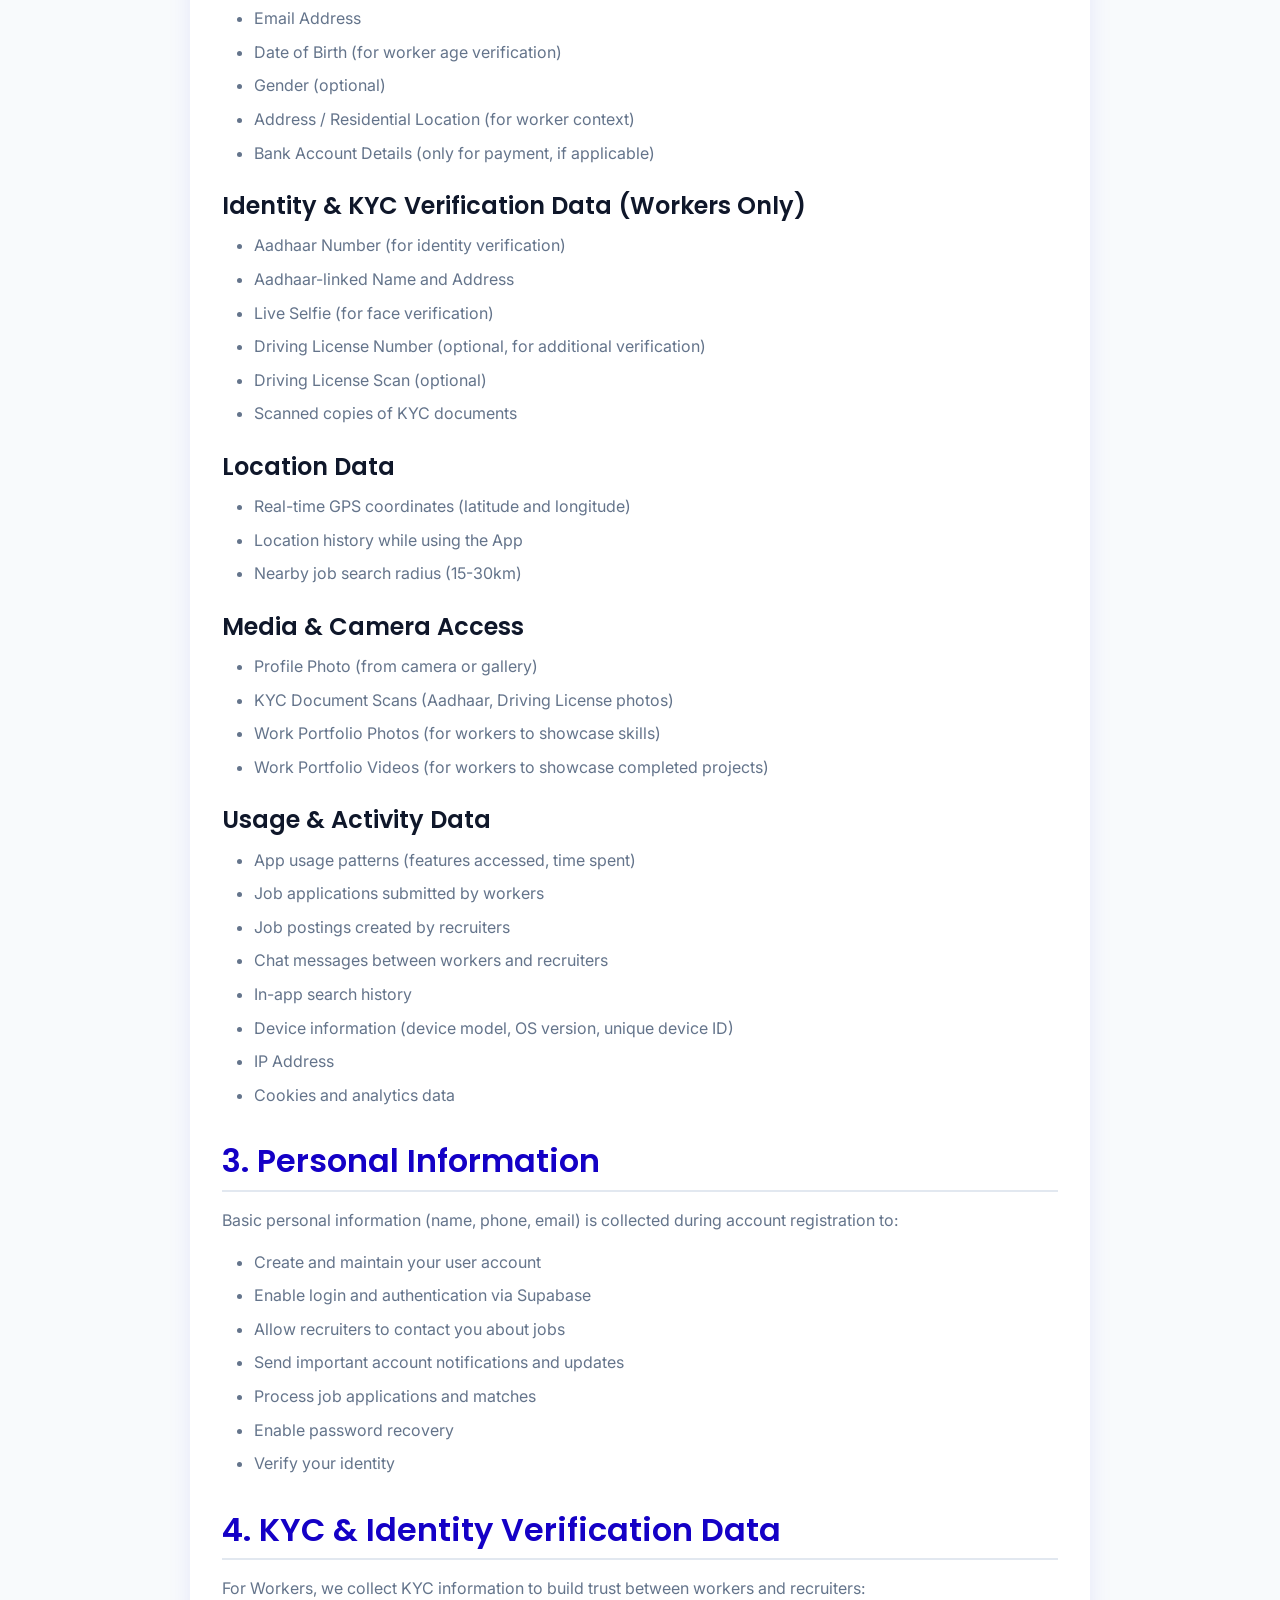
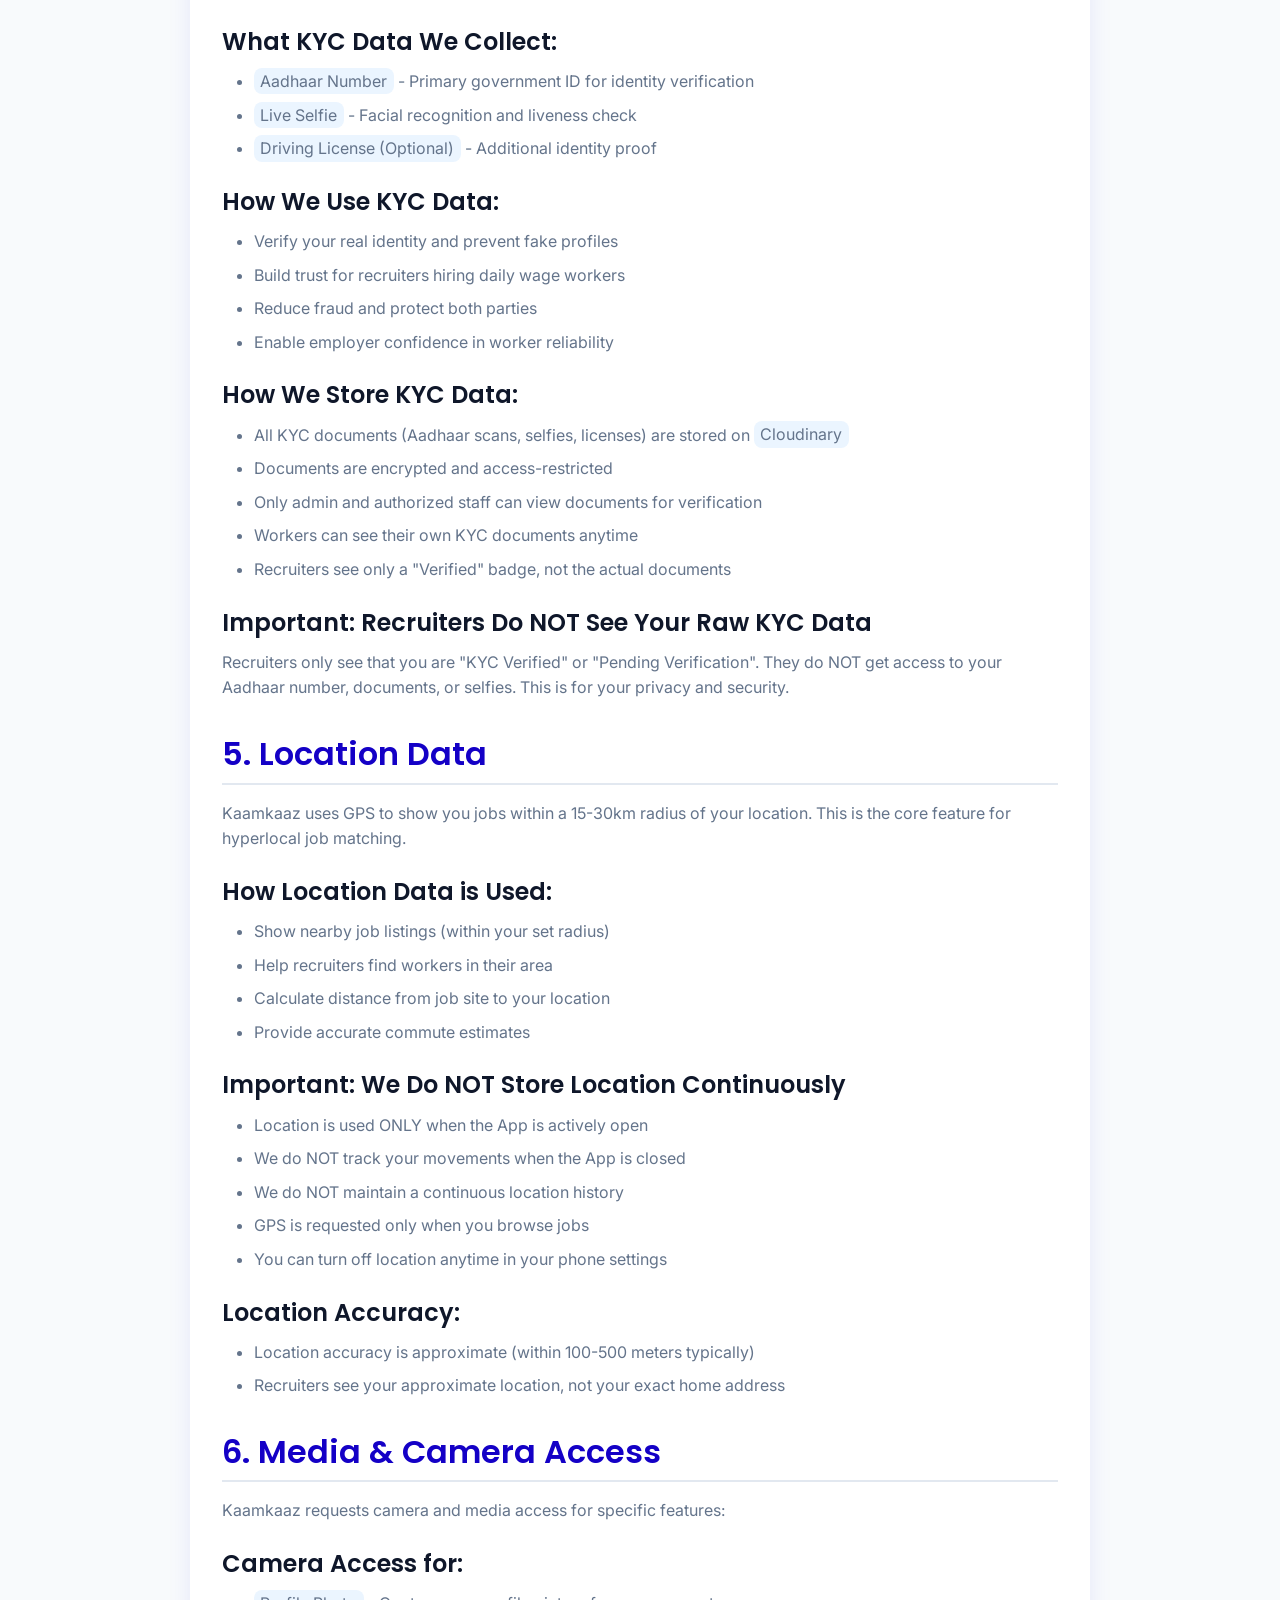
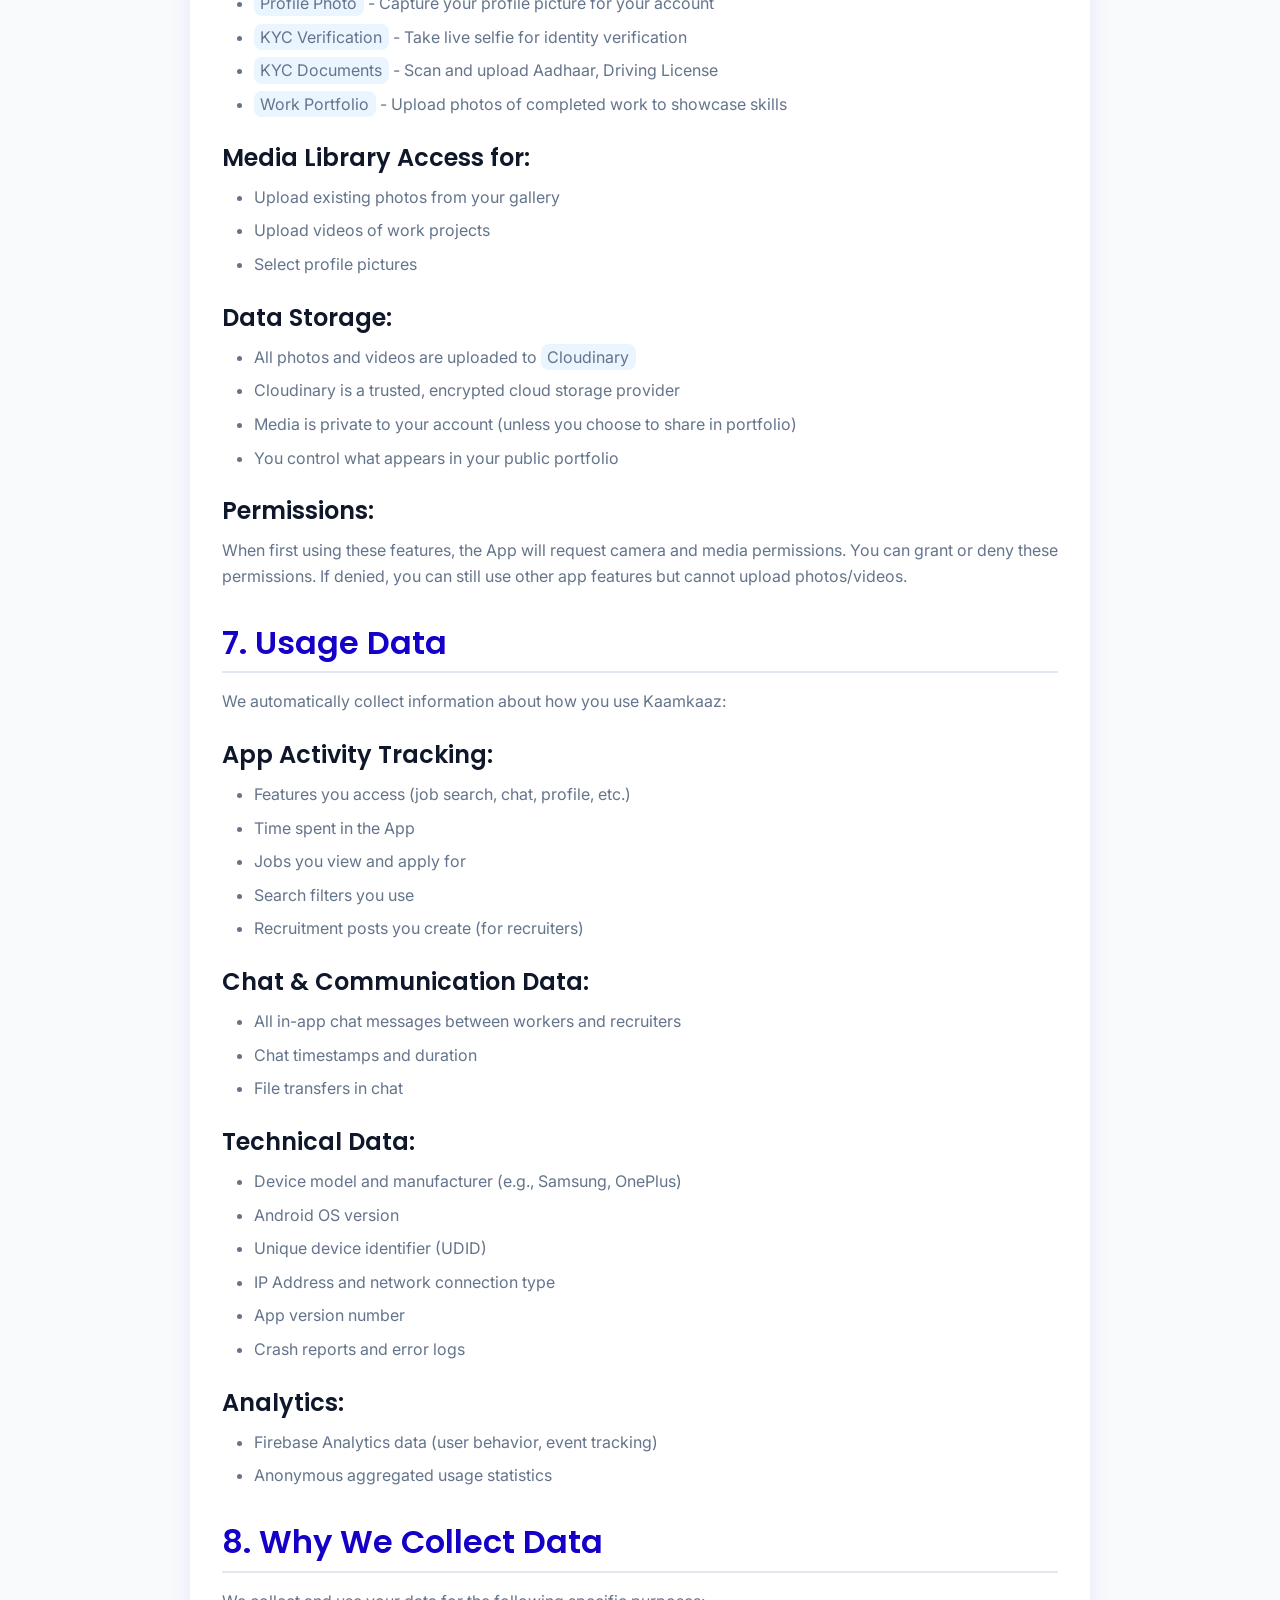
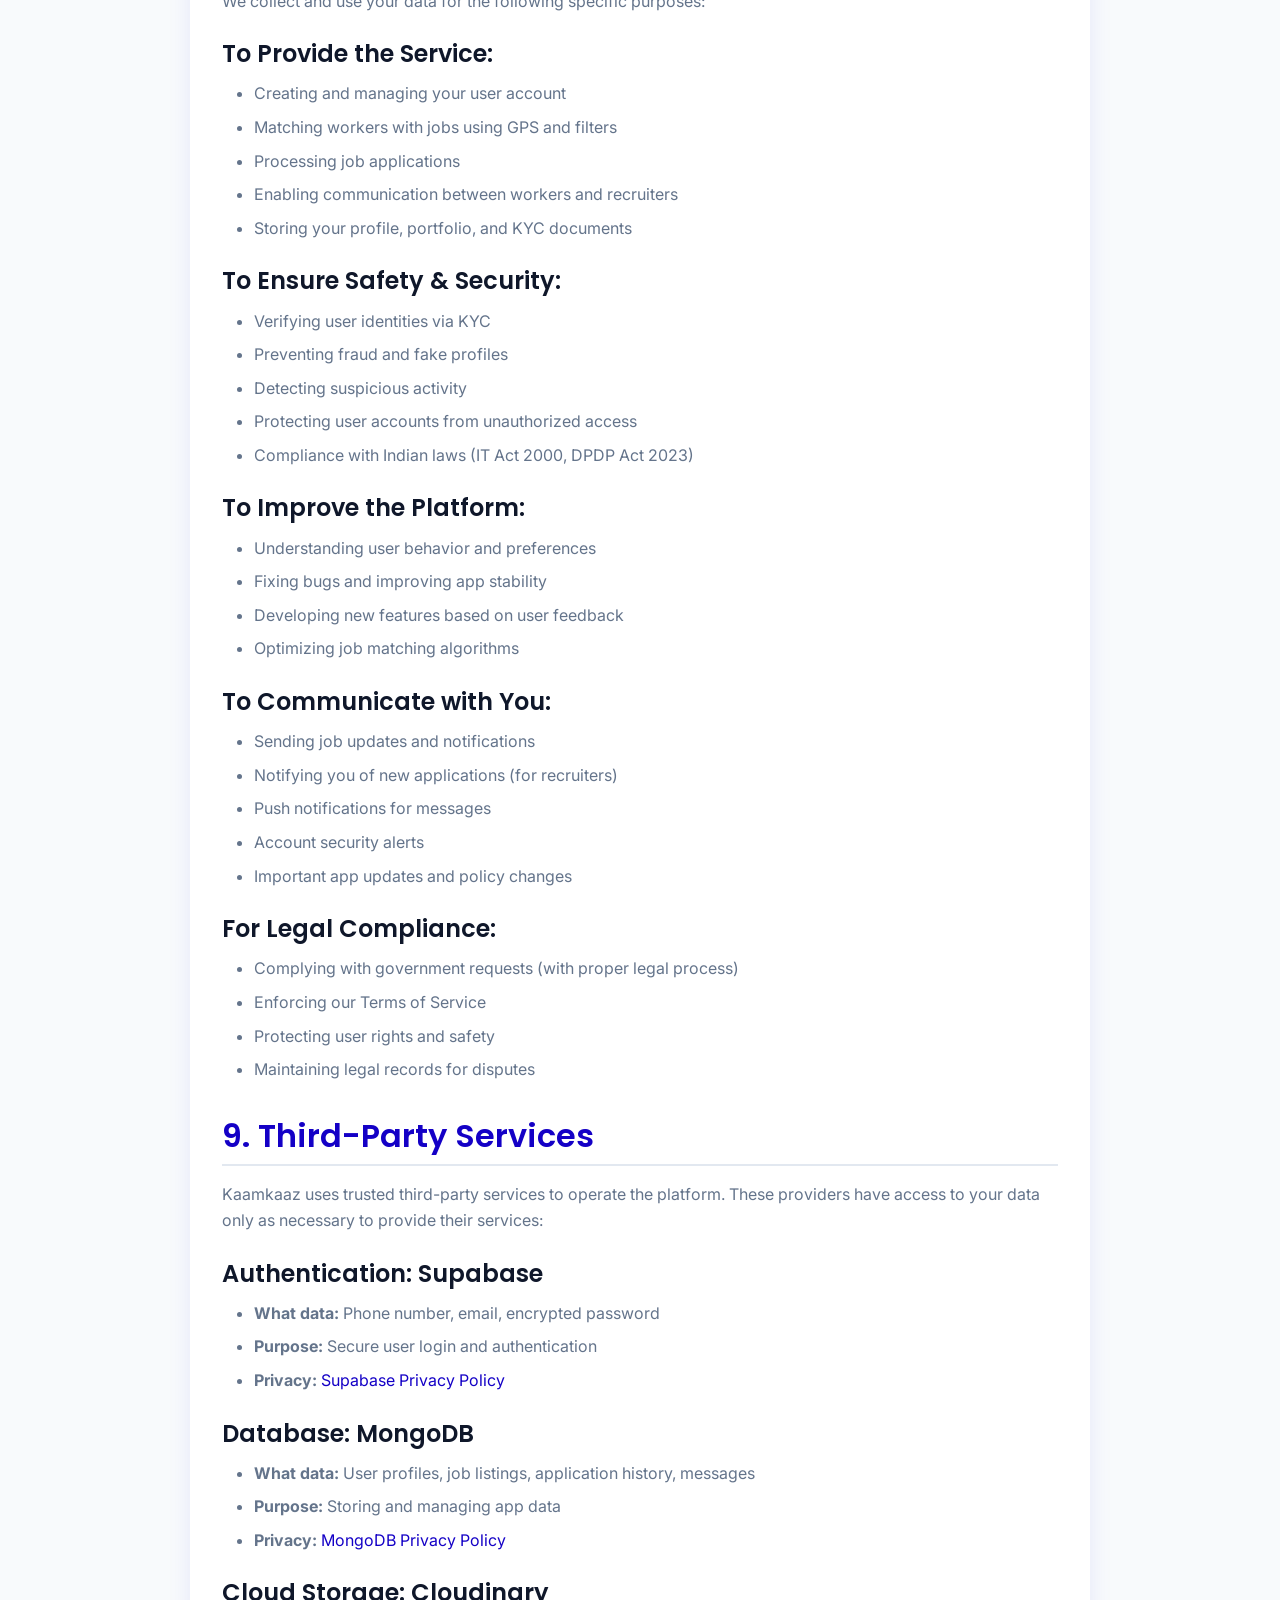
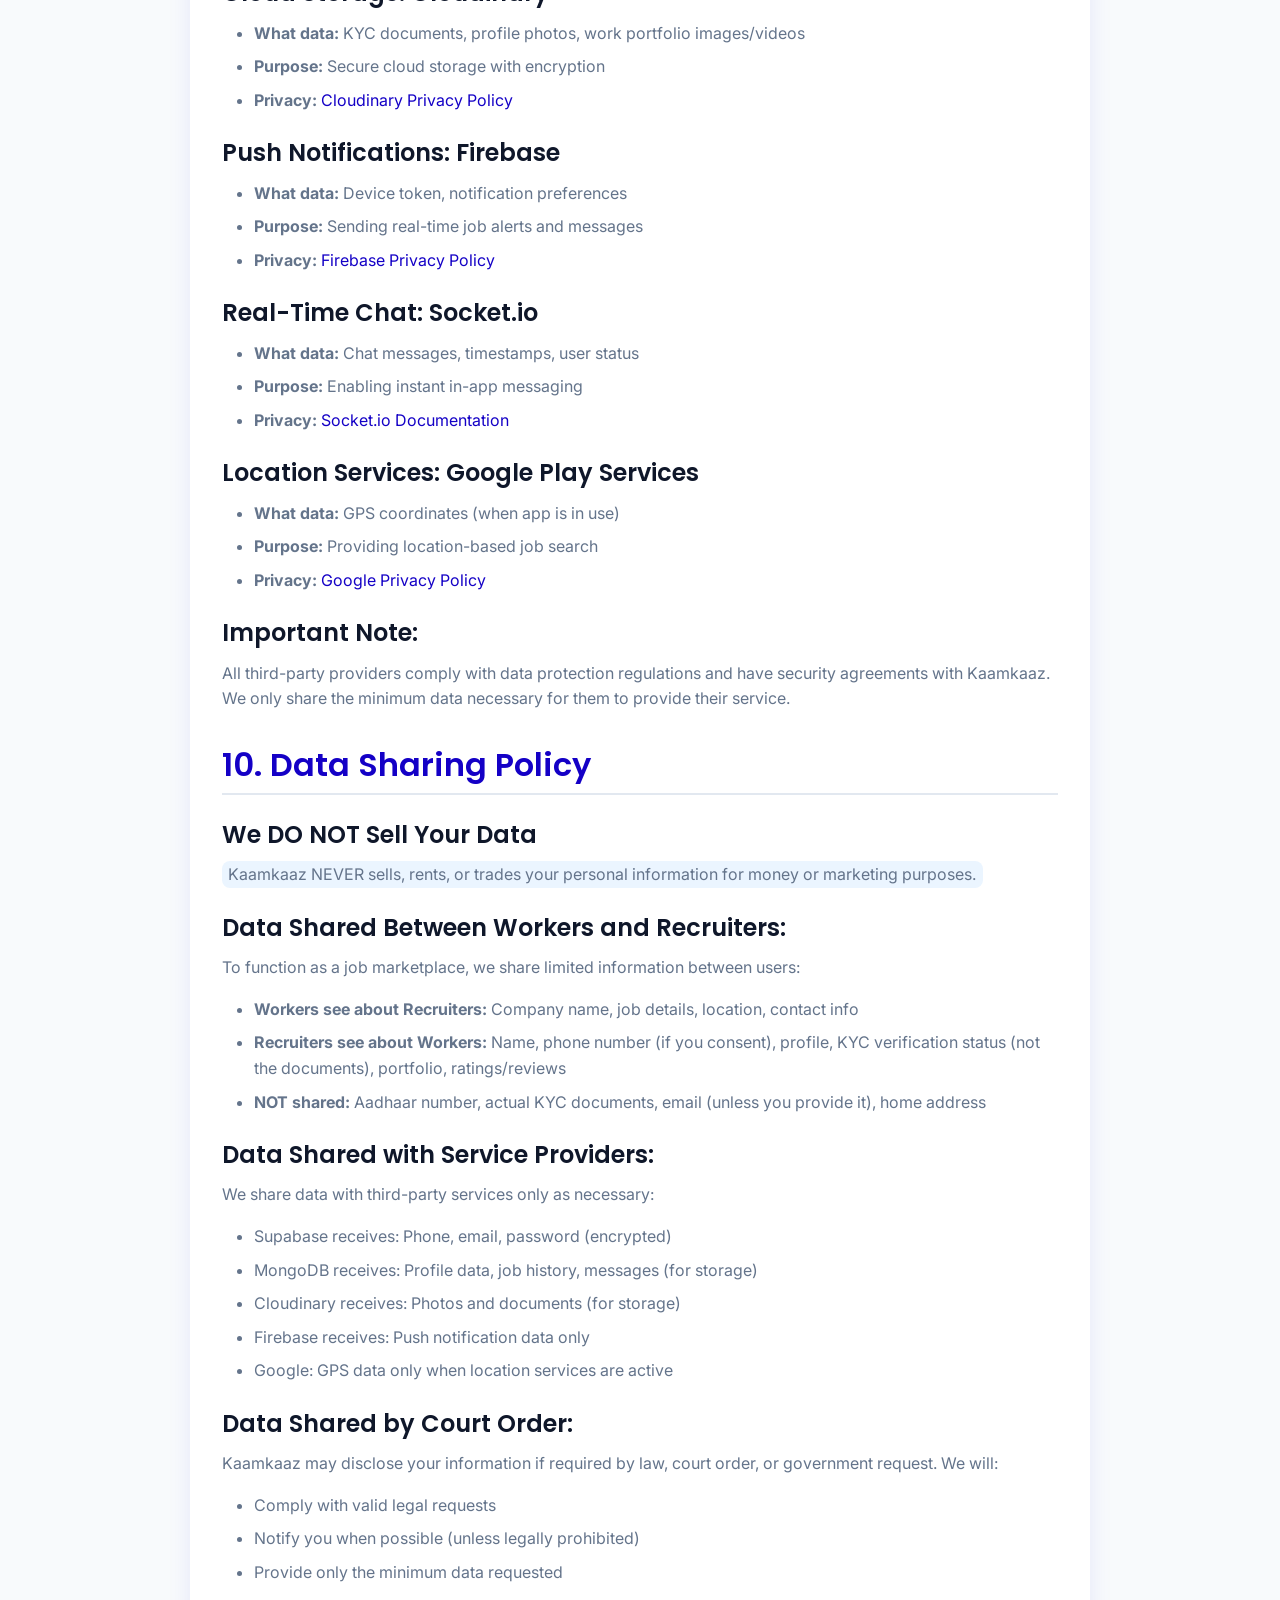
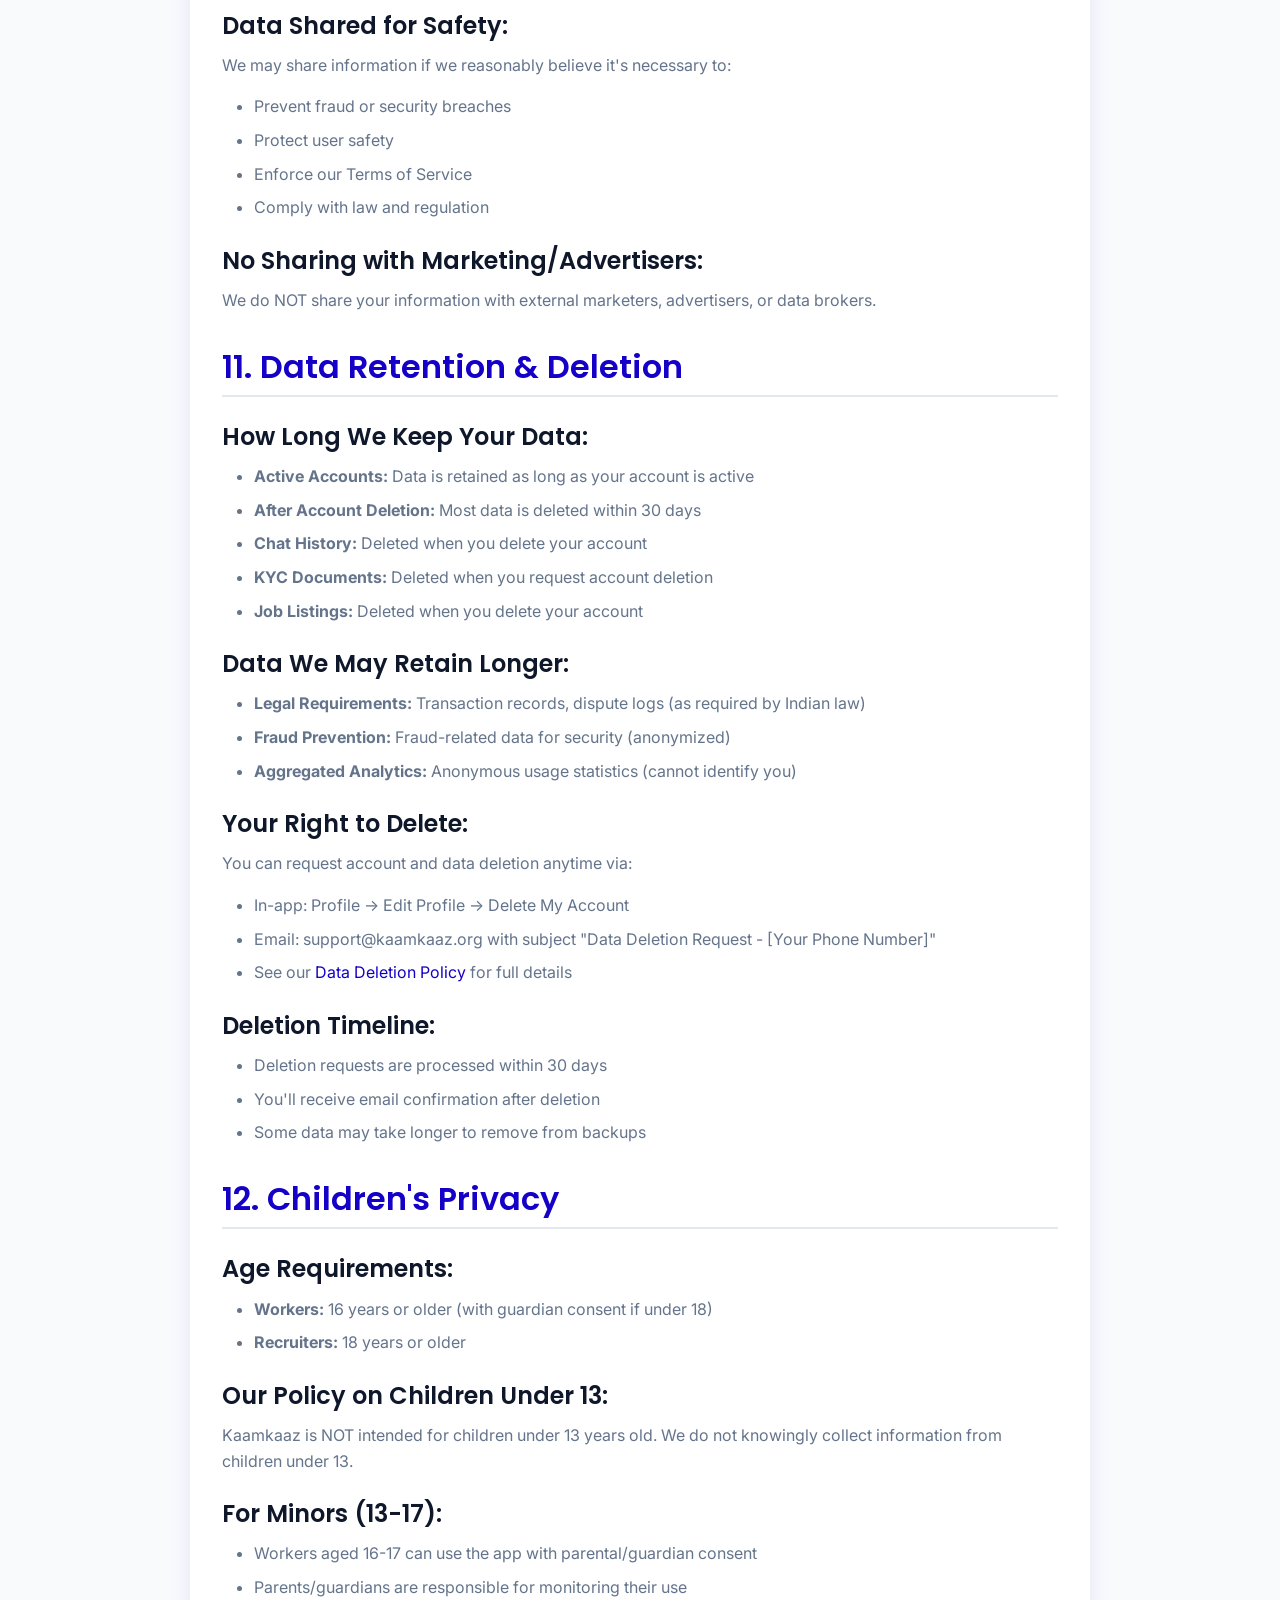
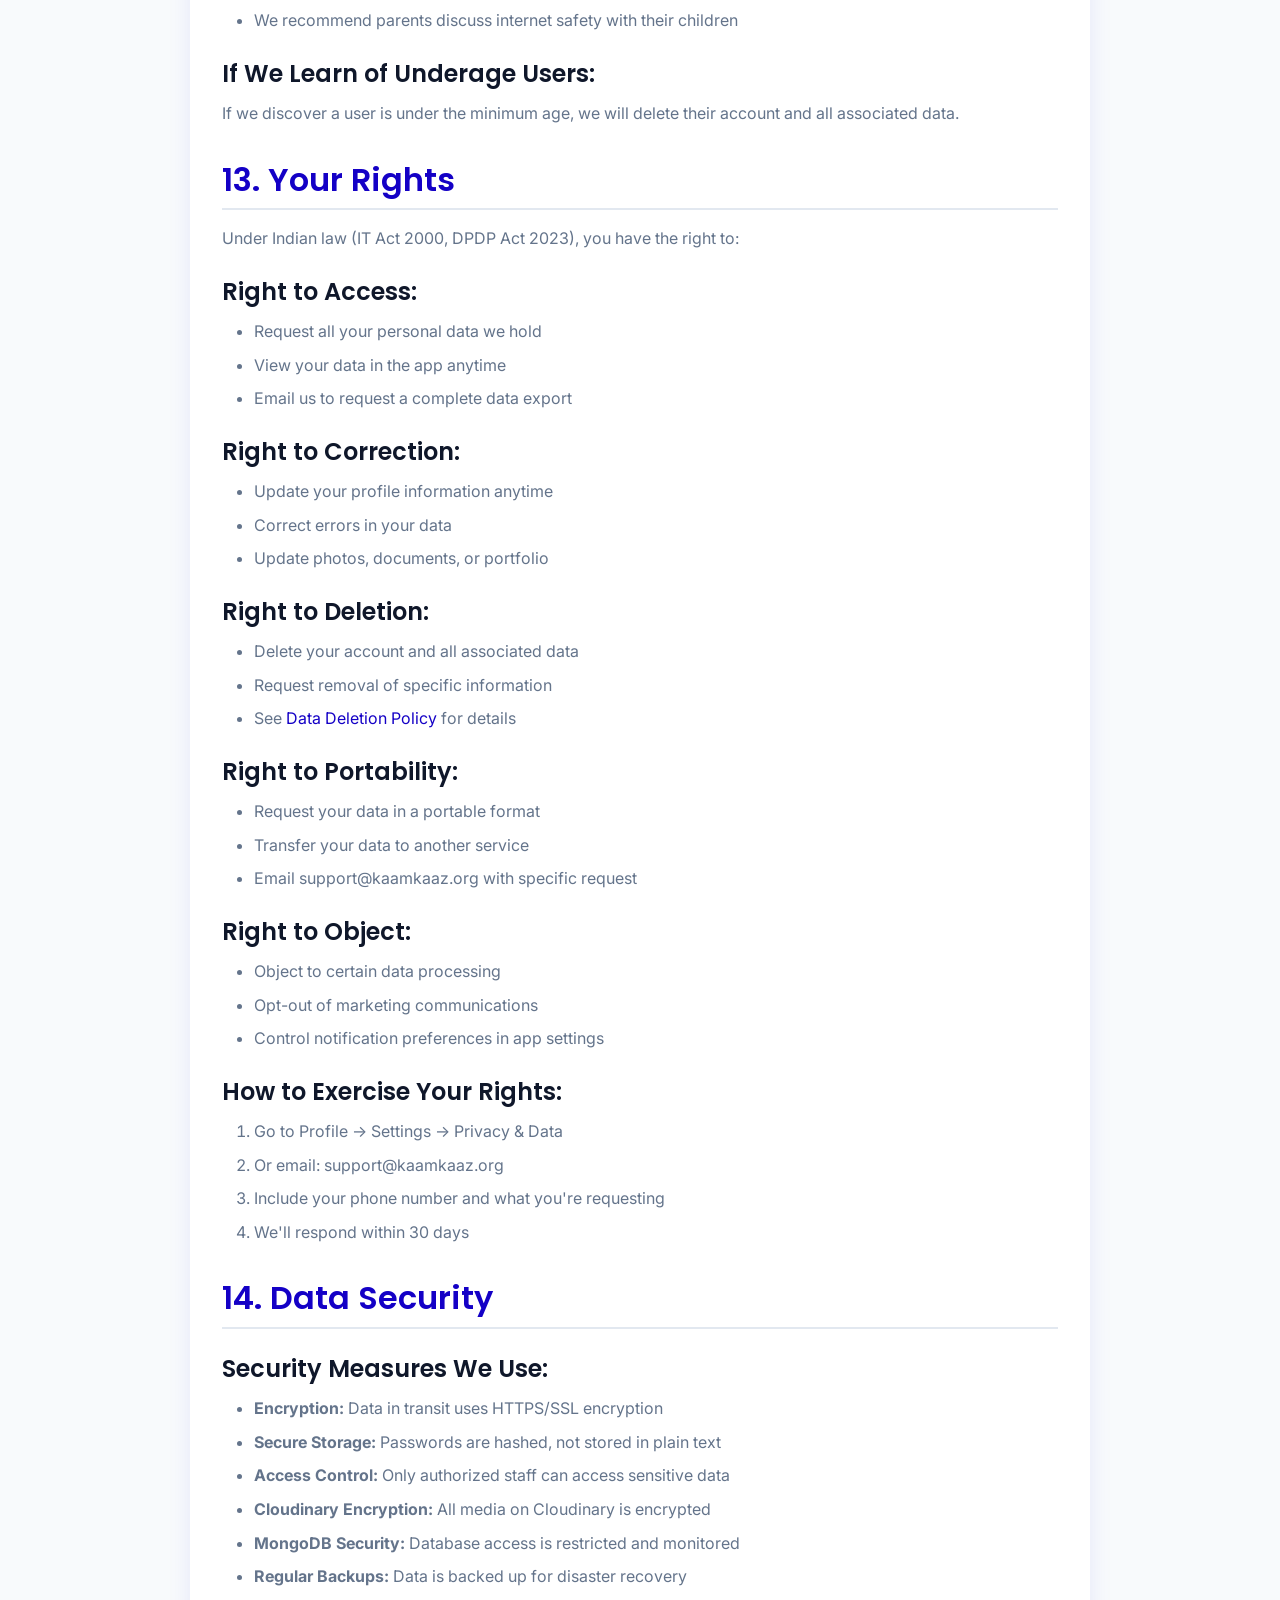
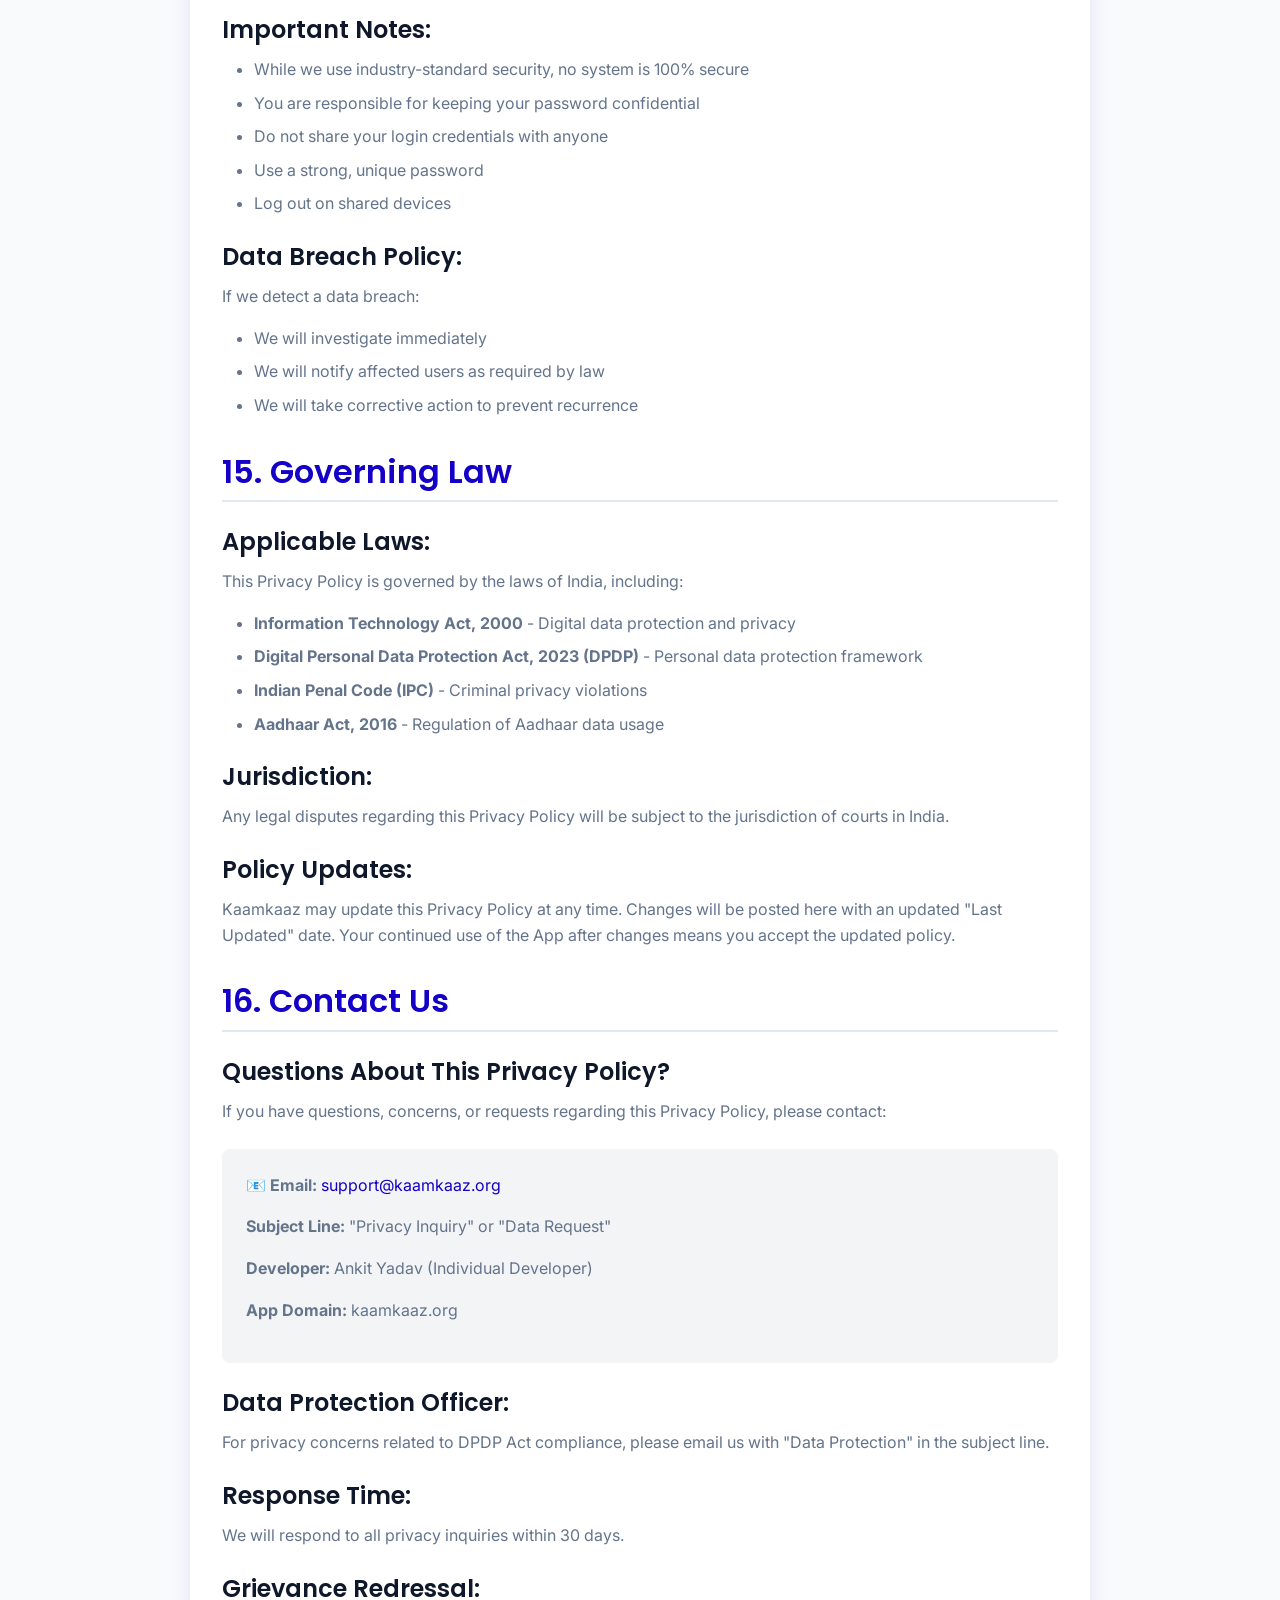
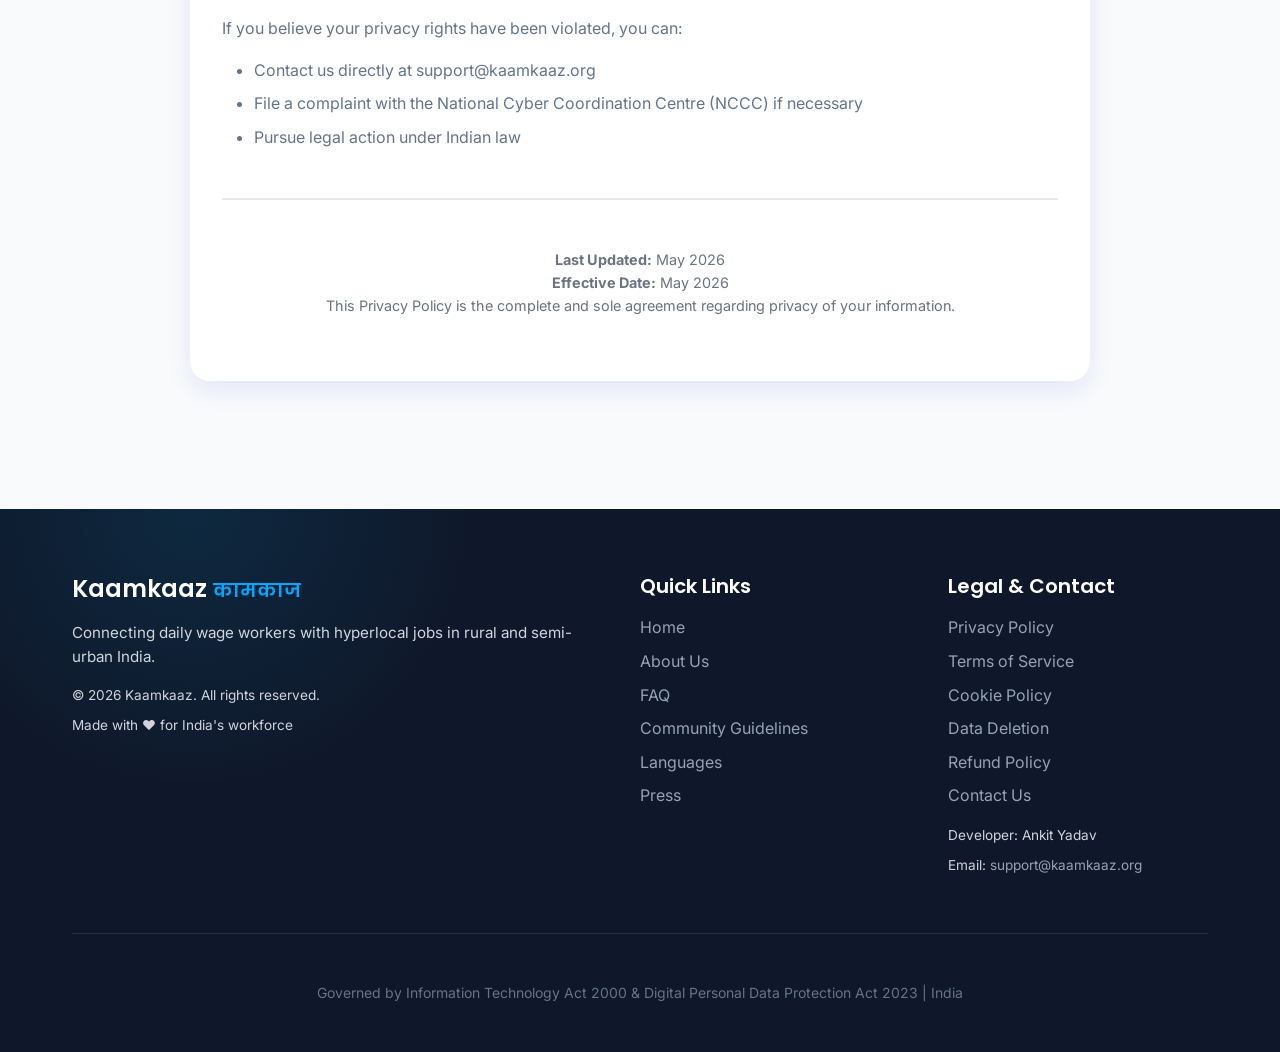
<file: privacy-policy.html>
<!DOCTYPE html>
<html lang="en">
<head>
  <meta charset="UTF-8">
  <meta name="viewport" content="width=device-width, initial-scale=1.0">
  <meta name="description" content="Kaamkaaz Privacy Policy - Learn how we collect, use, and protect your data">
  <meta name="author" content="Ankit Yadav">
  
  <title>Privacy Policy - Kaamkaaz</title>
  
  <!-- Google Fonts -->
  <link rel="preconnect" href="https://fonts.googleapis.com">
  <link rel="preconnect" href="https://fonts.gstatic.com" crossorigin>
  <link href="https://fonts.googleapis.com/css2?family=Inter:wght@400;500;600;700&family=Poppins:wght@600;700&display=swap" rel="stylesheet">
  
  <!-- Stylesheet -->
  <link rel="icon" type="image/png" href="assets/logo.png">
  <link rel="stylesheet" href="styles.css">
</head>
<body>

<!-- NAVIGATION -->
<nav>
  <div class="container">
    <div class="logo">
      <img src="assets/logo.png" alt="Kaamkaaz Logo" class="logo-img">
      Kaamkaaz
      <span class="logo-hindi">कामकाज</span>
    </div>
    <div class="menu-toggle" onclick="toggleMobileMenu()">
      <span></span>
      <span></span>
      <span></span>
    </div>
    <ul class="nav-links">
      <li><a href="index.html" data-i18n="home">Home</a></li>
      <li><a href="about.html" data-i18n="about">About</a></li>
      <li><a href="faq.html" data-i18n="faq">FAQ</a></li>
      <li><a href="community-guidelines.html" data-i18n="community_guidelines">Community Guidelines</a></li>
      <li class="dropdown">
        <a href="#" class="dropbtn" data-i18n="legal">Legal ▾</a>
        <div class="dropdown-content">
          <a href="privacy-policy.html" class="active" data-i18n="privacy_policy">Privacy Policy</a>
          <a href="terms-of-service.html" data-i18n="terms_of_service">Terms of Service</a>
          <a href="cookie-policy.html" data-i18n="cookie_policy">Cookie Policy</a>
          <a href="data-deletion.html" data-i18n="data_deletion">Data Deletion</a>
          <a href="refund-policy.html" data-i18n="refund_policy">Refund Policy</a>
        </div>
      </li>
      <li><a href="languages.html" data-i18n="languages">Languages</a></li>
      <li><a href="press.html" data-i18n="press">Press</a></li>
      <li><a href="contact.html" data-i18n="contact">Contact</a></li>
      <li class="lang-picker-item">
        <select onchange="switchLanguage(this.value)" class="lang-picker" id="langPicker" aria-label="Select Language">
          <option value="hi">हिन्दी</option>
          <option value="en">English</option>
        </select>
      </li>
    </ul>
  </div>
</nav>

<!-- ═══════════════════════════════════════════════════════════════
     LEGAL HEADER
     ═══════════════════════════════════════════════════════════════ -->
<div class="legal-header">
  <div class="container">
    <h1>Privacy Policy</h1>
    <p class="last-updated">Last Updated: May 2026</p>
  </div>
</div>

<!-- ═══════════════════════════════════════════════════════════════
     LEGAL CONTENT
     ═══════════════════════════════════════════════════════════════ -->
<section style="padding-top: 2rem; padding-bottom: 4rem;">
  <div class="legal-content">
    
    <!-- Table of Contents -->
    <div class="toc">
      <h3>📑 Table of Contents</h3>
      <ul>
        <li><a href="#introduction">1. Introduction and Scope</a></li>
        <li><a href="#data-collection">2. Data We Collect</a></li>
        <li><a href="#personal-data">3. Personal Information</a></li>
        <li><a href="#kyc-data">4. KYC & Identity Verification Data</a></li>
        <li><a href="#location-data">5. Location Data</a></li>
        <li><a href="#media-data">6. Media & Camera Access</a></li>
        <li><a href="#usage-data">7. Usage Data</a></li>
        <li><a href="#why-collect">8. Why We Collect Data</a></li>
        <li><a href="#third-party">9. Third-Party Services</a></li>
        <li><a href="#data-sharing">10. Data Sharing Policy</a></li>
        <li><a href="#retention">11. Data Retention & Deletion</a></li>
        <li><a href="#children">12. Children's Privacy</a></li>
        <li><a href="#user-rights">13. Your Rights</a></li>
        <li><a href="#security">14. Data Security</a></li>
        <li><a href="#governing-law">15. Governing Law</a></li>
        <li><a href="#contact">16. Contact Us</a></li>
      </ul>
    </div>

    <!-- Content Sections -->
    <div class="legal-section" id="introduction">
      <h2>1. Introduction and Scope</h2>
      <p>Welcome to Kaamkaaz (कामकाज). This Privacy Policy explains how we collect, use, protect, and manage your personal information when you use our mobile application ("App") and related services.</p>
      <p>Kaamkaaz is a hyperlocal daily wage job marketplace connecting blue-collar workers with local recruiters in rural and semi-urban India. This policy applies to both Worker and Recruiter users of the Kaamkaaz platform.</p>
      <p>By downloading, installing, and using Kaamkaaz, you agree to the practices described in this Privacy Policy. If you do not agree, please do not use the App.</p>
    </div>

    <div class="legal-section" id="data-collection">
      <h2>2. Data We Collect</h2>
      <p>We collect different types of information depending on how you use Kaamkaaz:</p>
      
      <h3>Personal Information You Provide</h3>
      <ul>
        <li>Full Name</li>
        <li>Phone Number (primary contact)</li>
        <li>Email Address</li>
        <li>Date of Birth (for worker age verification)</li>
        <li>Gender (optional)</li>
        <li>Address / Residential Location (for worker context)</li>
        <li>Bank Account Details (only for payment, if applicable)</li>
      </ul>

      <h3>Identity & KYC Verification Data (Workers Only)</h3>
      <ul>
        <li>Aadhaar Number (for identity verification)</li>
        <li>Aadhaar-linked Name and Address</li>
        <li>Live Selfie (for face verification)</li>
        <li>Driving License Number (optional, for additional verification)</li>
        <li>Driving License Scan (optional)</li>
        <li>Scanned copies of KYC documents</li>
      </ul>

      <h3>Location Data</h3>
      <ul>
        <li>Real-time GPS coordinates (latitude and longitude)</li>
        <li>Location history while using the App</li>
        <li>Nearby job search radius (15-30km)</li>
      </ul>

      <h3>Media & Camera Access</h3>
      <ul>
        <li>Profile Photo (from camera or gallery)</li>
        <li>KYC Document Scans (Aadhaar, Driving License photos)</li>
        <li>Work Portfolio Photos (for workers to showcase skills)</li>
        <li>Work Portfolio Videos (for workers to showcase completed projects)</li>
      </ul>

      <h3>Usage & Activity Data</h3>
      <ul>
        <li>App usage patterns (features accessed, time spent)</li>
        <li>Job applications submitted by workers</li>
        <li>Job postings created by recruiters</li>
        <li>Chat messages between workers and recruiters</li>
        <li>In-app search history</li>
        <li>Device information (device model, OS version, unique device ID)</li>
        <li>IP Address</li>
        <li>Cookies and analytics data</li>
      </ul>
    </div>

    <div class="legal-section" id="personal-data">
      <h2>3. Personal Information</h2>
      <p>Basic personal information (name, phone, email) is collected during account registration to:</p>
      <ul>
        <li>Create and maintain your user account</li>
        <li>Enable login and authentication via Supabase</li>
        <li>Allow recruiters to contact you about jobs</li>
        <li>Send important account notifications and updates</li>
        <li>Process job applications and matches</li>
        <li>Enable password recovery</li>
        <li>Verify your identity</li>
      </ul>
    </div>

    <div class="legal-section" id="kyc-data">
      <h2>4. KYC & Identity Verification Data</h2>
      <p>For Workers, we collect KYC information to build trust between workers and recruiters:</p>
      
      <h3>What KYC Data We Collect:</h3>
      <ul>
        <li><span class="highlight">Aadhaar Number</span> - Primary government ID for identity verification</li>
        <li><span class="highlight">Live Selfie</span> - Facial recognition and liveness check</li>
        <li><span class="highlight">Driving License (Optional)</span> - Additional identity proof</li>
      </ul>

      <h3>How We Use KYC Data:</h3>
      <ul>
        <li>Verify your real identity and prevent fake profiles</li>
        <li>Build trust for recruiters hiring daily wage workers</li>
        <li>Reduce fraud and protect both parties</li>
        <li>Enable employer confidence in worker reliability</li>
      </ul>

      <h3>How We Store KYC Data:</h3>
      <ul>
        <li>All KYC documents (Aadhaar scans, selfies, licenses) are stored on <span class="highlight">Cloudinary</span></li>
        <li>Documents are encrypted and access-restricted</li>
        <li>Only admin and authorized staff can view documents for verification</li>
        <li>Workers can see their own KYC documents anytime</li>
        <li>Recruiters see only a "Verified" badge, not the actual documents</li>
      </ul>

      <h3>Important: Recruiters Do NOT See Your Raw KYC Data</h3>
      <p>Recruiters only see that you are "KYC Verified" or "Pending Verification". They do NOT get access to your Aadhaar number, documents, or selfies. This is for your privacy and security.</p>
    </div>

    <div class="legal-section" id="location-data">
      <h2>5. Location Data</h2>
      <p>Kaamkaaz uses GPS to show you jobs within a 15-30km radius of your location. This is the core feature for hyperlocal job matching.</p>
      
      <h3>How Location Data is Used:</h3>
      <ul>
        <li>Show nearby job listings (within your set radius)</li>
        <li>Help recruiters find workers in their area</li>
        <li>Calculate distance from job site to your location</li>
        <li>Provide accurate commute estimates</li>
      </ul>

      <h3>Important: We Do NOT Store Location Continuously</h3>
      <ul>
        <li>Location is used ONLY when the App is actively open</li>
        <li>We do NOT track your movements when the App is closed</li>
        <li>We do NOT maintain a continuous location history</li>
        <li>GPS is requested only when you browse jobs</li>
        <li>You can turn off location anytime in your phone settings</li>
      </ul>

      <h3>Location Accuracy:</h3>
      <ul>
        <li>Location accuracy is approximate (within 100-500 meters typically)</li>
        <li>Recruiters see your approximate location, not your exact home address</li>
      </ul>
    </div>

    <div class="legal-section" id="media-data">
      <h2>6. Media & Camera Access</h2>
      <p>Kaamkaaz requests camera and media access for specific features:</p>
      
      <h3>Camera Access for:</h3>
      <ul>
        <li><span class="highlight">Profile Photo</span> - Capture your profile picture for your account</li>
        <li><span class="highlight">KYC Verification</span> - Take live selfie for identity verification</li>
        <li><span class="highlight">KYC Documents</span> - Scan and upload Aadhaar, Driving License</li>
        <li><span class="highlight">Work Portfolio</span> - Upload photos of completed work to showcase skills</li>
      </ul>

      <h3>Media Library Access for:</h3>
      <ul>
        <li>Upload existing photos from your gallery</li>
        <li>Upload videos of work projects</li>
        <li>Select profile pictures</li>
      </ul>

      <h3>Data Storage:</h3>
      <ul>
        <li>All photos and videos are uploaded to <span class="highlight">Cloudinary</span></li>
        <li>Cloudinary is a trusted, encrypted cloud storage provider</li>
        <li>Media is private to your account (unless you choose to share in portfolio)</li>
        <li>You control what appears in your public portfolio</li>
      </ul>

      <h3>Permissions:</h3>
      <p>When first using these features, the App will request camera and media permissions. You can grant or deny these permissions. If denied, you can still use other app features but cannot upload photos/videos.</p>
    </div>

    <div class="legal-section" id="usage-data">
      <h2>7. Usage Data</h2>
      <p>We automatically collect information about how you use Kaamkaaz:</p>
      
      <h3>App Activity Tracking:</h3>
      <ul>
        <li>Features you access (job search, chat, profile, etc.)</li>
        <li>Time spent in the App</li>
        <li>Jobs you view and apply for</li>
        <li>Search filters you use</li>
        <li>Recruitment posts you create (for recruiters)</li>
      </ul>

      <h3>Chat & Communication Data:</h3>
      <ul>
        <li>All in-app chat messages between workers and recruiters</li>
        <li>Chat timestamps and duration</li>
        <li>File transfers in chat</li>
      </ul>

      <h3>Technical Data:</h3>
      <ul>
        <li>Device model and manufacturer (e.g., Samsung, OnePlus)</li>
        <li>Android OS version</li>
        <li>Unique device identifier (UDID)</li>
        <li>IP Address and network connection type</li>
        <li>App version number</li>
        <li>Crash reports and error logs</li>
      </ul>

      <h3>Analytics:</h3>
      <ul>
        <li>Firebase Analytics data (user behavior, event tracking)</li>
        <li>Anonymous aggregated usage statistics</li>
      </ul>
    </div>

    <div class="legal-section" id="why-collect">
      <h2>8. Why We Collect Data</h2>
      <p>We collect and use your data for the following specific purposes:</p>
      
      <h3>To Provide the Service:</h3>
      <ul>
        <li>Creating and managing your user account</li>
        <li>Matching workers with jobs using GPS and filters</li>
        <li>Processing job applications</li>
        <li>Enabling communication between workers and recruiters</li>
        <li>Storing your profile, portfolio, and KYC documents</li>
      </ul>

      <h3>To Ensure Safety & Security:</h3>
      <ul>
        <li>Verifying user identities via KYC</li>
        <li>Preventing fraud and fake profiles</li>
        <li>Detecting suspicious activity</li>
        <li>Protecting user accounts from unauthorized access</li>
        <li>Compliance with Indian laws (IT Act 2000, DPDP Act 2023)</li>
      </ul>

      <h3>To Improve the Platform:</h3>
      <ul>
        <li>Understanding user behavior and preferences</li>
        <li>Fixing bugs and improving app stability</li>
        <li>Developing new features based on user feedback</li>
        <li>Optimizing job matching algorithms</li>
      </ul>

      <h3>To Communicate with You:</h3>
      <ul>
        <li>Sending job updates and notifications</li>
        <li>Notifying you of new applications (for recruiters)</li>
        <li>Push notifications for messages</li>
        <li>Account security alerts</li>
        <li>Important app updates and policy changes</li>
      </ul>

      <h3>For Legal Compliance:</h3>
      <ul>
        <li>Complying with government requests (with proper legal process)</li>
        <li>Enforcing our Terms of Service</li>
        <li>Protecting user rights and safety</li>
        <li>Maintaining legal records for disputes</li>
      </ul>
    </div>

    <div class="legal-section" id="third-party">
      <h2>9. Third-Party Services</h2>
      <p>Kaamkaaz uses trusted third-party services to operate the platform. These providers have access to your data only as necessary to provide their services:</p>
      
      <h3>Authentication: Supabase</h3>
      <ul>
        <li><strong>What data:</strong> Phone number, email, encrypted password</li>
        <li><strong>Purpose:</strong> Secure user login and authentication</li>
        <li><strong>Privacy:</strong> <a href="https://supabase.com/privacy" target="_blank">Supabase Privacy Policy</a></li>
      </ul>

      <h3>Database: MongoDB</h3>
      <ul>
        <li><strong>What data:</strong> User profiles, job listings, application history, messages</li>
        <li><strong>Purpose:</strong> Storing and managing app data</li>
        <li><strong>Privacy:</strong> <a href="https://www.mongodb.com/legal/privacy-policy" target="_blank">MongoDB Privacy Policy</a></li>
      </ul>

      <h3>Cloud Storage: Cloudinary</h3>
      <ul>
        <li><strong>What data:</strong> KYC documents, profile photos, work portfolio images/videos</li>
        <li><strong>Purpose:</strong> Secure cloud storage with encryption</li>
        <li><strong>Privacy:</strong> <a href="https://cloudinary.com/privacy" target="_blank">Cloudinary Privacy Policy</a></li>
      </ul>

      <h3>Push Notifications: Firebase</h3>
      <ul>
        <li><strong>What data:</strong> Device token, notification preferences</li>
        <li><strong>Purpose:</strong> Sending real-time job alerts and messages</li>
        <li><strong>Privacy:</strong> <a href="https://firebase.google.com/support/privacy" target="_blank">Firebase Privacy Policy</a></li>
      </ul>

      <h3>Real-Time Chat: Socket.io</h3>
      <ul>
        <li><strong>What data:</strong> Chat messages, timestamps, user status</li>
        <li><strong>Purpose:</strong> Enabling instant in-app messaging</li>
        <li><strong>Privacy:</strong> <a href="https://socket.io/" target="_blank">Socket.io Documentation</a></li>
      </ul>

      <h3>Location Services: Google Play Services</h3>
      <ul>
        <li><strong>What data:</strong> GPS coordinates (when app is in use)</li>
        <li><strong>Purpose:</strong> Providing location-based job search</li>
        <li><strong>Privacy:</strong> <a href="https://policies.google.com/privacy" target="_blank">Google Privacy Policy</a></li>
      </ul>

      <h3>Important Note:</h3>
      <p>All third-party providers comply with data protection regulations and have security agreements with Kaamkaaz. We only share the minimum data necessary for them to provide their service.</p>
    </div>

    <div class="legal-section" id="data-sharing">
      <h2>10. Data Sharing Policy</h2>
      
      <h3>We DO NOT Sell Your Data</h3>
      <p><span class="highlight">Kaamkaaz NEVER sells, rents, or trades your personal information for money or marketing purposes.</span></p>

      <h3>Data Shared Between Workers and Recruiters:</h3>
      <p>To function as a job marketplace, we share limited information between users:</p>
      <ul>
        <li><strong>Workers see about Recruiters:</strong> Company name, job details, location, contact info</li>
        <li><strong>Recruiters see about Workers:</strong> Name, phone number (if you consent), profile, KYC verification status (not the documents), portfolio, ratings/reviews</li>
        <li><strong>NOT shared:</strong> Aadhaar number, actual KYC documents, email (unless you provide it), home address</li>
      </ul>

      <h3>Data Shared with Service Providers:</h3>
      <p>We share data with third-party services only as necessary:</p>
      <ul>
        <li>Supabase receives: Phone, email, password (encrypted)</li>
        <li>MongoDB receives: Profile data, job history, messages (for storage)</li>
        <li>Cloudinary receives: Photos and documents (for storage)</li>
        <li>Firebase receives: Push notification data only</li>
        <li>Google: GPS data only when location services are active</li>
      </ul>

      <h3>Data Shared by Court Order:</h3>
      <p>Kaamkaaz may disclose your information if required by law, court order, or government request. We will:</p>
      <ul>
        <li>Comply with valid legal requests</li>
        <li>Notify you when possible (unless legally prohibited)</li>
        <li>Provide only the minimum data requested</li>
      </ul>

      <h3>Data Shared for Safety:</h3>
      <p>We may share information if we reasonably believe it's necessary to:</p>
      <ul>
        <li>Prevent fraud or security breaches</li>
        <li>Protect user safety</li>
        <li>Enforce our Terms of Service</li>
        <li>Comply with law and regulation</li>
      </ul>

      <h3>No Sharing with Marketing/Advertisers:</h3>
      <p>We do NOT share your information with external marketers, advertisers, or data brokers.</p>
    </div>

    <div class="legal-section" id="retention">
      <h2>11. Data Retention & Deletion</h2>
      
      <h3>How Long We Keep Your Data:</h3>
      <ul>
        <li><strong>Active Accounts:</strong> Data is retained as long as your account is active</li>
        <li><strong>After Account Deletion:</strong> Most data is deleted within 30 days</li>
        <li><strong>Chat History:</strong> Deleted when you delete your account</li>
        <li><strong>KYC Documents:</strong> Deleted when you request account deletion</li>
        <li><strong>Job Listings:</strong> Deleted when you delete your account</li>
      </ul>

      <h3>Data We May Retain Longer:</h3>
      <ul>
        <li><strong>Legal Requirements:</strong> Transaction records, dispute logs (as required by Indian law)</li>
        <li><strong>Fraud Prevention:</strong> Fraud-related data for security (anonymized)</li>
        <li><strong>Aggregated Analytics:</strong> Anonymous usage statistics (cannot identify you)</li>
      </ul>

      <h3>Your Right to Delete:</h3>
      <p>You can request account and data deletion anytime via:</p>
      <ul>
        <li>In-app: Profile → Edit Profile → Delete My Account</li>
        <li>Email: support@kaamkaaz.org with subject "Data Deletion Request - [Your Phone Number]"</li>
        <li>See our <a href="data-deletion.html">Data Deletion Policy</a> for full details</li>
      </ul>

      <h3>Deletion Timeline:</h3>
      <ul>
        <li>Deletion requests are processed within 30 days</li>
        <li>You'll receive email confirmation after deletion</li>
        <li>Some data may take longer to remove from backups</li>
      </ul>
    </div>

    <div class="legal-section" id="children">
      <h2>12. Children's Privacy</h2>
      
      <h3>Age Requirements:</h3>
      <ul>
        <li><strong>Workers:</strong> 16 years or older (with guardian consent if under 18)</li>
        <li><strong>Recruiters:</strong> 18 years or older</li>
      </ul>

      <h3>Our Policy on Children Under 13:</h3>
      <p>Kaamkaaz is NOT intended for children under 13 years old. We do not knowingly collect information from children under 13.</p>

      <h3>For Minors (13-17):</h3>
      <ul>
        <li>Workers aged 16-17 can use the app with parental/guardian consent</li>
        <li>Parents/guardians are responsible for monitoring their use</li>
        <li>We recommend parents discuss internet safety with their children</li>
      </ul>

      <h3>If We Learn of Underage Users:</h3>
      <p>If we discover a user is under the minimum age, we will delete their account and all associated data.</p>
    </div>

    <div class="legal-section" id="user-rights">
      <h2>13. Your Rights</h2>
      <p>Under Indian law (IT Act 2000, DPDP Act 2023), you have the right to:</p>
      
      <h3>Right to Access:</h3>
      <ul>
        <li>Request all your personal data we hold</li>
        <li>View your data in the app anytime</li>
        <li>Email us to request a complete data export</li>
      </ul>

      <h3>Right to Correction:</h3>
      <ul>
        <li>Update your profile information anytime</li>
        <li>Correct errors in your data</li>
        <li>Update photos, documents, or portfolio</li>
      </ul>

      <h3>Right to Deletion:</h3>
      <ul>
        <li>Delete your account and all associated data</li>
        <li>Request removal of specific information</li>
        <li>See <a href="data-deletion.html">Data Deletion Policy</a> for details</li>
      </ul>

      <h3>Right to Portability:</h3>
      <ul>
        <li>Request your data in a portable format</li>
        <li>Transfer your data to another service</li>
        <li>Email support@kaamkaaz.org with specific request</li>
      </ul>

      <h3>Right to Object:</h3>
      <ul>
        <li>Object to certain data processing</li>
        <li>Opt-out of marketing communications</li>
        <li>Control notification preferences in app settings</li>
      </ul>

      <h3>How to Exercise Your Rights:</h3>
      <ol>
        <li>Go to Profile → Settings → Privacy & Data</li>
        <li>Or email: support@kaamkaaz.org</li>
        <li>Include your phone number and what you're requesting</li>
        <li>We'll respond within 30 days</li>
      </ol>
    </div>

    <div class="legal-section" id="security">
      <h2>14. Data Security</h2>
      
      <h3>Security Measures We Use:</h3>
      <ul>
        <li><strong>Encryption:</strong> Data in transit uses HTTPS/SSL encryption</li>
        <li><strong>Secure Storage:</strong> Passwords are hashed, not stored in plain text</li>
        <li><strong>Access Control:</strong> Only authorized staff can access sensitive data</li>
        <li><strong>Cloudinary Encryption:</strong> All media on Cloudinary is encrypted</li>
        <li><strong>MongoDB Security:</strong> Database access is restricted and monitored</li>
        <li><strong>Regular Backups:</strong> Data is backed up for disaster recovery</li>
      </ul>

      <h3>Important Notes:</h3>
      <ul>
        <li>While we use industry-standard security, no system is 100% secure</li>
        <li>You are responsible for keeping your password confidential</li>
        <li>Do not share your login credentials with anyone</li>
        <li>Use a strong, unique password</li>
        <li>Log out on shared devices</li>
      </ul>

      <h3>Data Breach Policy:</h3>
      <p>If we detect a data breach:</p>
      <ul>
        <li>We will investigate immediately</li>
        <li>We will notify affected users as required by law</li>
        <li>We will take corrective action to prevent recurrence</li>
      </ul>
    </div>

    <div class="legal-section" id="governing-law">
      <h2>15. Governing Law</h2>
      
      <h3>Applicable Laws:</h3>
      <p>This Privacy Policy is governed by the laws of India, including:</p>
      <ul>
        <li><strong>Information Technology Act, 2000</strong> - Digital data protection and privacy</li>
        <li><strong>Digital Personal Data Protection Act, 2023 (DPDP)</strong> - Personal data protection framework</li>
        <li><strong>Indian Penal Code (IPC)</strong> - Criminal privacy violations</li>
        <li><strong>Aadhaar Act, 2016</strong> - Regulation of Aadhaar data usage</li>
      </ul>

      <h3>Jurisdiction:</h3>
      <p>Any legal disputes regarding this Privacy Policy will be subject to the jurisdiction of courts in India.</p>

      <h3>Policy Updates:</h3>
      <p>Kaamkaaz may update this Privacy Policy at any time. Changes will be posted here with an updated "Last Updated" date. Your continued use of the App after changes means you accept the updated policy.</p>
    </div>

    <div class="legal-section" id="contact">
      <h2>16. Contact Us</h2>
      
      <h3>Questions About This Privacy Policy?</h3>
      <p>If you have questions, concerns, or requests regarding this Privacy Policy, please contact:</p>
      
      <div style="background-color: #f3f4f6; padding: 1.5rem; border-radius: 8px; margin-top: 1.5rem;">
        <p><strong>📧 Email:</strong> <a href="mailto:support@kaamkaaz.org">support@kaamkaaz.org</a></p>
        <p><strong>Subject Line:</strong> "Privacy Inquiry" or "Data Request"</p>
        <p><strong>Developer:</strong> Ankit Yadav (Individual Developer)</p>
        <p><strong>App Domain:</strong> kaamkaaz.org</p>
      </div>

      <h3>Data Protection Officer:</h3>
      <p>For privacy concerns related to DPDP Act compliance, please email us with "Data Protection" in the subject line.</p>

      <h3>Response Time:</h3>
      <p>We will respond to all privacy inquiries within 30 days.</p>

      <h3>Grievance Redressal:</h3>
      <p>If you believe your privacy rights have been violated, you can:</p>
      <ul>
        <li>Contact us directly at support@kaamkaaz.org</li>
        <li>File a complaint with the National Cyber Coordination Centre (NCCC) if necessary</li>
        <li>Pursue legal action under Indian law</li>
      </ul>
    </div>

    <hr style="margin: 3rem 0; border: none; border-top: 2px solid #E5E7EB;">

    <p style="text-align: center; font-size: 0.9rem; color: #6B7280; margin-top: 2rem;">
      <strong>Last Updated:</strong> May 2026<br>
      <strong>Effective Date:</strong> May 2026<br>
      This Privacy Policy is the complete and sole agreement regarding privacy of your information.
    </p>

  </div>
</section>

<!-- FOOTER -->
<footer>
  <div class="container">
    <div class="footer-content-3col">
      <div class="footer-col">
        <h3>Kaamkaaz <span class="logo-hindi">कामकाज</span></h3>
        <p data-i18n="connecting_daily_wage_workers_with_2">
          Connecting daily wage workers with hyperlocal jobs in rural and semi-urban India.
        </p>
        <p style="margin-top: 1rem; font-size: 0.85rem;" data-i18n="2026_kaamkaaz_all_rights_reserved">
          © 2026 Kaamkaaz. All rights reserved.
        </p>
        <p style="font-size: 0.85rem;" data-i18n="made_with_for_indias_workforce">
          Made with ❤️ for India's workforce
        </p>
      </div>
      <div class="footer-col">
        <h4 data-i18n="quick_links" style="margin-bottom: 1rem;">Quick Links</h4>
        <ul>
          <li><a href="index.html" data-i18n="home">Home</a></li>
          <li><a href="about.html" data-i18n="about_us">About Us</a></li>
          <li><a href="faq.html" data-i18n="faq">FAQ</a></li>
          <li><a href="community-guidelines.html" data-i18n="community_guidelines">Community Guidelines</a></li>
          <li><a href="languages.html" data-i18n="languages">Languages</a></li>
          <li><a href="press.html" data-i18n="press">Press</a></li>
        </ul>
      </div>
      <div class="footer-col">
        <h4 data-i18n="legal_contact" style="margin-bottom: 1rem;">Legal & Contact</h4>
        <ul>
          <li><a href="privacy-policy.html" data-i18n="privacy_policy">Privacy Policy</a></li>
          <li><a href="terms-of-service.html" data-i18n="terms_of_service">Terms of Service</a></li>
          <li><a href="cookie-policy.html" data-i18n="cookie_policy">Cookie Policy</a></li>
          <li><a href="data-deletion.html" data-i18n="data_deletion">Data Deletion</a></li>
          <li><a href="refund-policy.html" data-i18n="refund_policy">Refund Policy</a></li>
          <li><a href="contact.html" data-i18n="contact_us">Contact Us</a></li>
        </ul>
        <p style="margin-top: 1rem; font-size: 0.85rem;" data-i18n="developer_ankit_yadav">
          Developer: Ankit Yadav
        </p>
        <p style="font-size: 0.85rem;">
          Email: <a href="mailto:support@kaamkaaz.org">support@kaamkaaz.org</a>
        </p>
      </div>
    </div>
    <div class="footer-bottom">
      <p data-i18n="governed_by_information_technology_act">
        Governed by Information Technology Act 2000 & Digital Personal Data Protection Act 2023 | India
      </p>
    </div>
  </div>
</footer>

<script src="translations.js"></script>
<script>
function switchLanguage(lang) {
  localStorage.setItem('kaamkaazLang', lang);
  applyLanguage(lang);
}

function applyLanguage(lang) {
  const dict = (typeof translations !== 'undefined' && translations[lang]) ? translations[lang] : null;
  const fallback = (typeof translations !== 'undefined') ? translations['en'] : null;

  // Handle data-i18n elements
  document.querySelectorAll('[data-i18n]').forEach(el => {
    const key = el.getAttribute('data-i18n');
    const text = (dict && dict[key]) ? dict[key] : (fallback ? fallback[key] : null);
    if (text !== null && text !== undefined) {
      if (el.tagName === 'INPUT' || el.tagName === 'TEXTAREA') {
        el.placeholder = text;
      } else {
        el.textContent = text;
      }
    }
  });

  // Handle legacy data-en / data-hi elements (safety net)
  document.querySelectorAll('[data-en]').forEach(el => {
    const text = lang === 'hi' && el.hasAttribute('data-hi')
      ? el.getAttribute('data-hi')
      : el.getAttribute('data-en');
    if (el.tagName === 'INPUT' || el.tagName === 'TEXTAREA') {
      el.placeholder = text;
    } else {
      el.textContent = text;
    }
  });

  // Update all language pickers on page
  document.querySelectorAll('.lang-picker').forEach(sel => { sel.value = lang; });
  document.documentElement.lang = lang;
}

function toggleMobileMenu() {
  const navLinks = document.querySelector('.nav-links');
  const menuToggle = document.querySelector('.menu-toggle');
  if (navLinks && menuToggle) {
    navLinks.classList.toggle('active');
    menuToggle.classList.toggle('active');
  }
}

window.addEventListener('resize', () => {
  if (window.innerWidth > 768) {
    const navLinks = document.querySelector('.nav-links');
    const menuToggle = document.querySelector('.menu-toggle');
    if (navLinks) navLinks.classList.remove('active');
    if (menuToggle) menuToggle.classList.remove('active');
  }
});

window.addEventListener('DOMContentLoaded', () => {
  const savedLang = localStorage.getItem('kaamkaazLang') || 'en';
  applyLanguage(savedLang);

  const dropbtn = document.querySelector('.dropbtn');
  if (dropbtn) {
    dropbtn.addEventListener('click', function(e) {
      if (window.innerWidth <= 768) {
        e.preventDefault();
        this.parentElement.classList.toggle('active');
      }
    });
  }
});
</script>
</body>
</html>
</file>
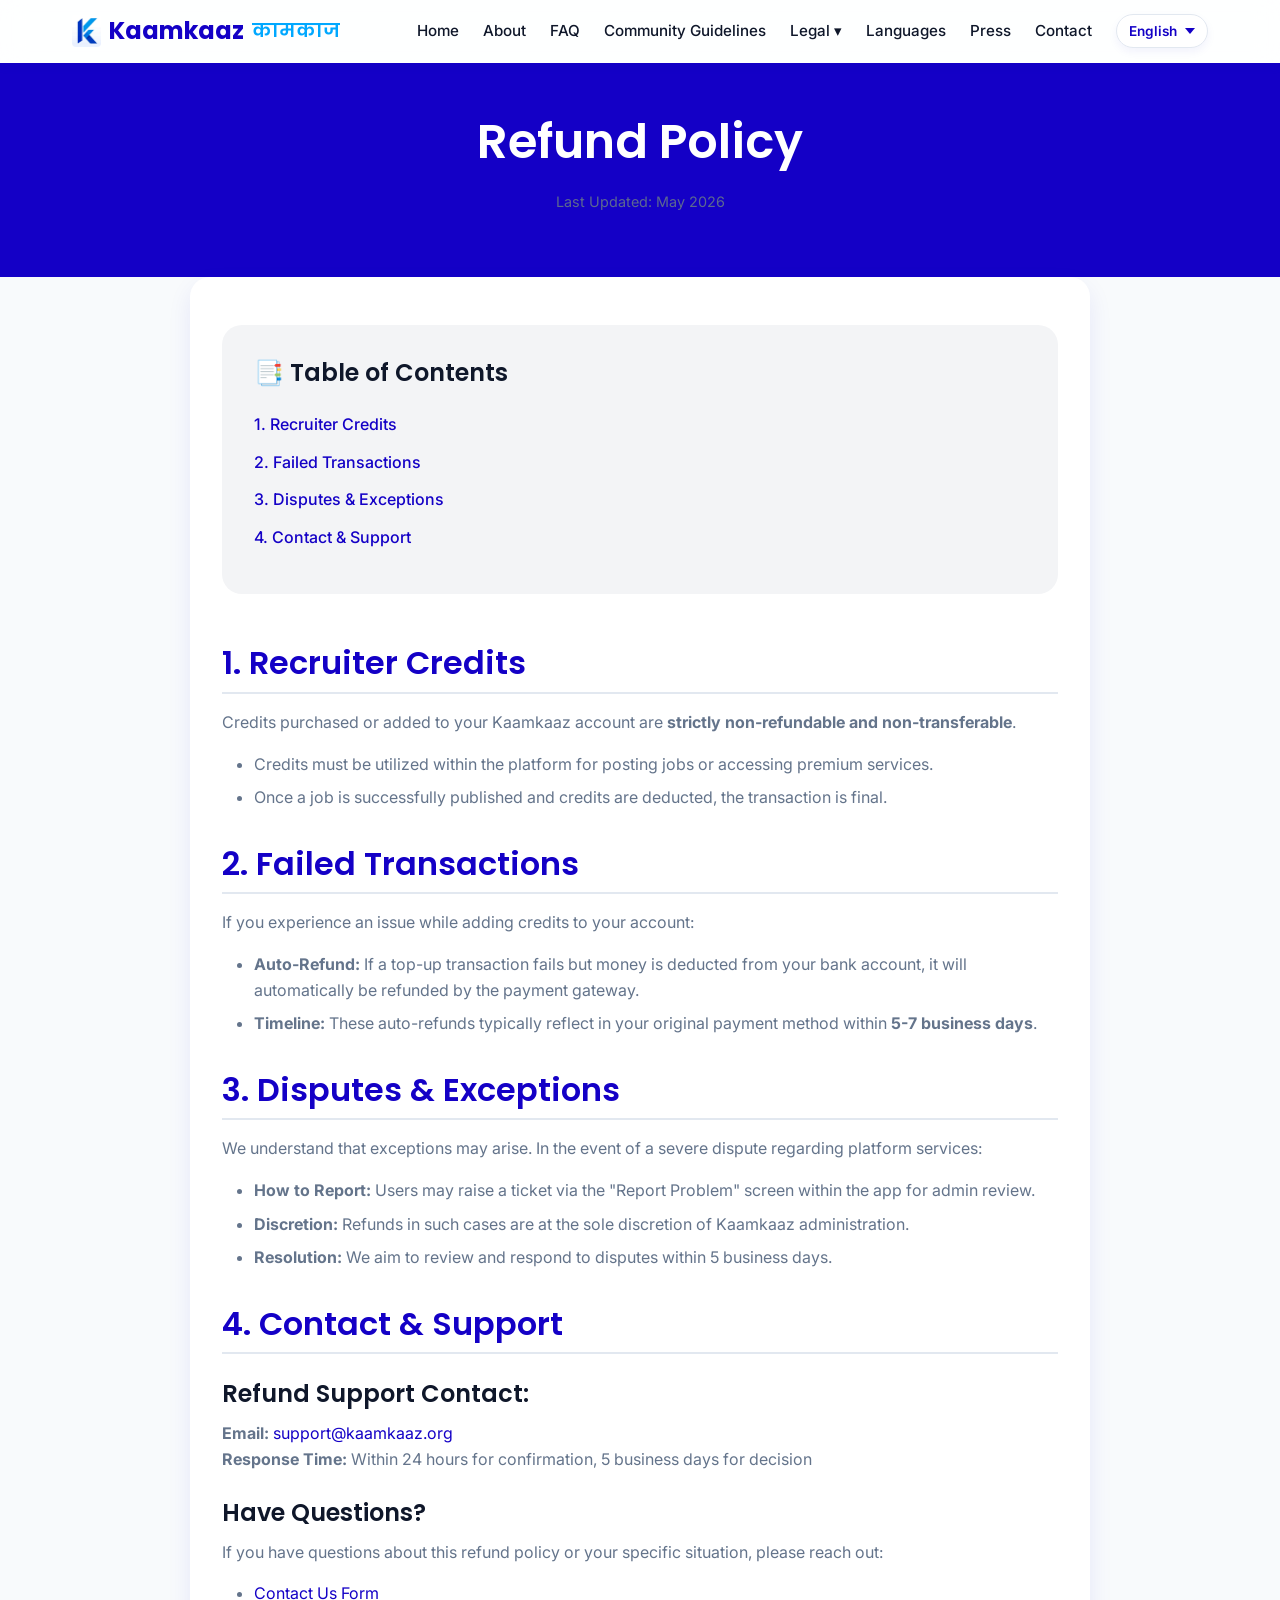
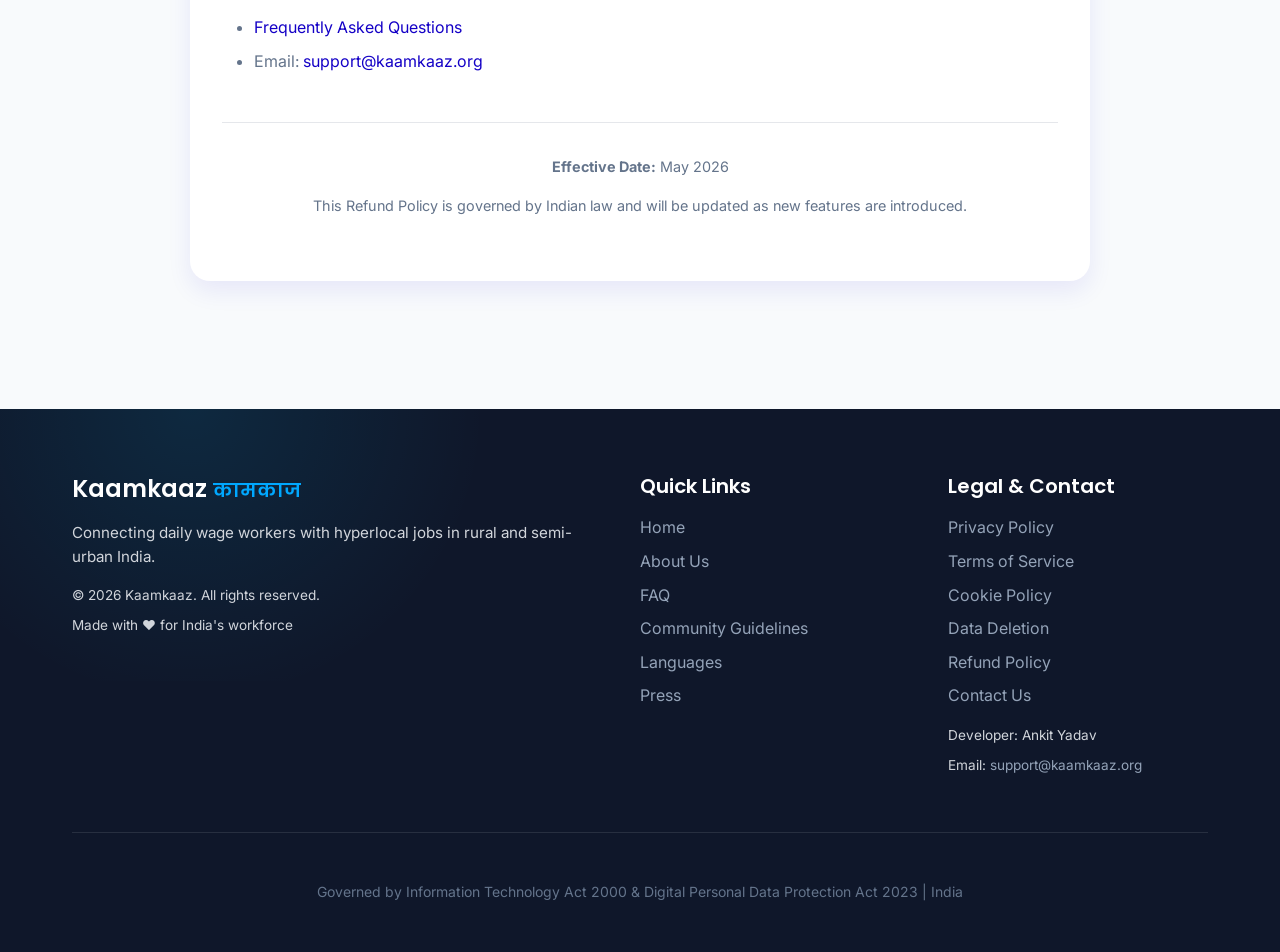
<file: refund-policy.html>
<!DOCTYPE html>
<html lang="en">
<head>
  <meta charset="UTF-8">
  <meta name="viewport" content="width=device-width, initial-scale=1.0">
  <meta name="description" content="Kaamkaaz Refund Policy - Learn about our refund procedures and policies">
  <meta name="author" content="Ankit Yadav">
  
  <title>Refund Policy - Kaamkaaz</title>
  
  <!-- Google Fonts -->
  <link rel="preconnect" href="https://fonts.googleapis.com">
  <link rel="preconnect" href="https://fonts.gstatic.com" crossorigin>
  <link href="https://fonts.googleapis.com/css2?family=Inter:wght@400;500;600;700&family=Poppins:wght@600;700&display=swap" rel="stylesheet">
  
  <!-- Stylesheet -->
  <link rel="icon" type="image/png" href="assets/logo.png">
  <link rel="stylesheet" href="styles.css">
</head>
<body>

<!-- NAVIGATION -->
<nav>
  <div class="container">
    <div class="logo">
      <img src="assets/logo.png" alt="Kaamkaaz Logo" class="logo-img">
      Kaamkaaz
      <span class="logo-hindi">कामकाज</span>
    </div>
    <div class="menu-toggle" onclick="toggleMobileMenu()">
      <span></span>
      <span></span>
      <span></span>
    </div>
    <ul class="nav-links">
      <li><a href="index.html" data-i18n="home">Home</a></li>
      <li><a href="about.html" data-i18n="about">About</a></li>
      <li><a href="faq.html" data-i18n="faq">FAQ</a></li>
      <li><a href="community-guidelines.html" data-i18n="community_guidelines">Community Guidelines</a></li>
      <li class="dropdown">
        <a href="#" class="dropbtn" data-i18n="legal">Legal ▾</a>
        <div class="dropdown-content">
          <a href="privacy-policy.html" data-i18n="privacy_policy">Privacy Policy</a>
          <a href="terms-of-service.html" data-i18n="terms_of_service">Terms of Service</a>
          <a href="cookie-policy.html" data-i18n="cookie_policy">Cookie Policy</a>
          <a href="data-deletion.html" data-i18n="data_deletion">Data Deletion</a>
          <a href="refund-policy.html" class="active" data-i18n="refund_policy">Refund Policy</a>
        </div>
      </li>
      <li><a href="languages.html" data-i18n="languages">Languages</a></li>
      <li><a href="press.html" data-i18n="press">Press</a></li>
      <li><a href="contact.html" data-i18n="contact">Contact</a></li>
      <li class="lang-picker-item">
        <select onchange="switchLanguage(this.value)" class="lang-picker" id="langPicker" aria-label="Select Language">
          <option value="en">English</option>
          <option value="hi">हिन्दी</option>
        </select>
      </li>
    </ul>
  </div>
</nav>

<!-- ═══════════════════════════════════════════════════════════════
     LEGAL HEADER
     ═══════════════════════════════════════════════════════════════ -->
<div class="legal-header">
  <div class="container">
    <h1>Refund Policy</h1>
    <p class="last-updated">Last Updated: May 2026</p>
  </div>
</div>

<!-- ═══════════════════════════════════════════════════════════════
     LEGAL CONTENT
     ═══════════════════════════════════════════════════════════════ -->
<section style="padding-top: 2rem; padding-bottom: 4rem;">
  <div class="legal-content">
    
    <!-- Table of Contents -->
    <div class="toc">
      <h3>📑 Table of Contents</h3>
      <ul>
        <li><a href="#recruiter-credits">1. Recruiter Credits</a></li>
        <li><a href="#failed-transactions">2. Failed Transactions</a></li>
        <li><a href="#disputes">3. Disputes & Exceptions</a></li>
        <li><a href="#contact">4. Contact & Support</a></li>
      </ul>
    </div>

    <!-- Recruiter Credits Section -->
    <div class="legal-section" id="recruiter-credits">
      <h2>1. Recruiter Credits</h2>
      <p>Credits purchased or added to your Kaamkaaz account are <strong>strictly non-refundable and non-transferable</strong>.</p>
      <ul>
        <li>Credits must be utilized within the platform for posting jobs or accessing premium services.</li>
        <li>Once a job is successfully published and credits are deducted, the transaction is final.</li>
      </ul>
    </div>

    <!-- Failed Transactions Section -->
    <div class="legal-section" id="failed-transactions">
      <h2>2. Failed Transactions</h2>
      <p>If you experience an issue while adding credits to your account:</p>
      <ul>
        <li><strong>Auto-Refund:</strong> If a top-up transaction fails but money is deducted from your bank account, it will automatically be refunded by the payment gateway.</li>
        <li><strong>Timeline:</strong> These auto-refunds typically reflect in your original payment method within <strong>5-7 business days</strong>.</li>
      </ul>
    </div>

    <!-- Disputes Section -->
    <div class="legal-section" id="disputes">
      <h2>3. Disputes & Exceptions</h2>
      <p>We understand that exceptions may arise. In the event of a severe dispute regarding platform services:</p>
      <ul>
        <li><strong>How to Report:</strong> Users may raise a ticket via the "Report Problem" screen within the app for admin review.</li>
        <li><strong>Discretion:</strong> Refunds in such cases are at the sole discretion of Kaamkaaz administration.</li>
        <li><strong>Resolution:</strong> We aim to review and respond to disputes within 5 business days.</li>
      </ul>
    </div>

    <!-- Contact Section -->
    <div class="legal-section" id="contact">
      <h2>4. Contact & Support</h2>
      
      <h3>Refund Support Contact:</h3>
      <p>
        <strong>Email:</strong> <a href="mailto:support@kaamkaaz.org">support@kaamkaaz.org</a><br>
        <strong>Response Time:</strong> Within 24 hours for confirmation, 5 business days for decision
      </p>

      <h3>Have Questions?</h3>
      <p>If you have questions about this refund policy or your specific situation, please reach out:</p>
      <ul>
        <li><a href="contact.html">Contact Us Form</a></li>
        <li><a href="faq.html">Frequently Asked Questions</a></li>
        <li>Email: <a href="mailto:support@kaamkaaz.org">support@kaamkaaz.org</a></li>
      </ul>
    </div>

    <!-- Policy Footer -->
    <div style="margin-top: 3rem; padding-top: 2rem; border-top: 1px solid #e5e7eb; text-align: center; color: #6b7280; font-size: 0.9rem;">
      <p><strong>Effective Date:</strong> May 2026</p>
      <p>This Refund Policy is governed by Indian law and will be updated as new features are introduced.</p>
    </div>

  </div>
</section>

<!-- FOOTER -->
<footer>
  <div class="container">
    <div class="footer-content-3col">
      <div class="footer-col">
        <h3>Kaamkaaz <span class="logo-hindi">कामकाज</span></h3>
        <p data-i18n="connecting_daily_wage_workers_with_2">
          Connecting daily wage workers with hyperlocal jobs in rural and semi-urban India.
        </p>
        <p style="margin-top: 1rem; font-size: 0.85rem;" data-i18n="2026_kaamkaaz_all_rights_reserved">
          © 2026 Kaamkaaz. All rights reserved.
        </p>
        <p style="font-size: 0.85rem;" data-i18n="made_with_for_indias_workforce">
          Made with ❤️ for India's workforce
        </p>
      </div>
      <div class="footer-col">
        <h4 data-i18n="quick_links" style="margin-bottom: 1rem;">Quick Links</h4>
        <ul>
          <li><a href="index.html" data-i18n="home">Home</a></li>
          <li><a href="about.html" data-i18n="about_us">About Us</a></li>
          <li><a href="faq.html" data-i18n="faq">FAQ</a></li>
          <li><a href="community-guidelines.html" data-i18n="community_guidelines">Community Guidelines</a></li>
          <li><a href="languages.html" data-i18n="languages">Languages</a></li>
          <li><a href="press.html" data-i18n="press">Press</a></li>
        </ul>
      </div>
      <div class="footer-col">
        <h4 data-i18n="legal_contact" style="margin-bottom: 1rem;">Legal & Contact</h4>
        <ul>
          <li><a href="privacy-policy.html" data-i18n="privacy_policy">Privacy Policy</a></li>
          <li><a href="terms-of-service.html" data-i18n="terms_of_service">Terms of Service</a></li>
          <li><a href="cookie-policy.html" data-i18n="cookie_policy">Cookie Policy</a></li>
          <li><a href="data-deletion.html" data-i18n="data_deletion">Data Deletion</a></li>
          <li><a href="refund-policy.html" data-i18n="refund_policy">Refund Policy</a></li>
          <li><a href="contact.html" data-i18n="contact_us">Contact Us</a></li>
        </ul>
        <p style="margin-top: 1rem; font-size: 0.85rem;" data-i18n="developer_ankit_yadav">
          Developer: Ankit Yadav
        </p>
        <p style="font-size: 0.85rem;">
          Email: <a href="mailto:support@kaamkaaz.org">support@kaamkaaz.org</a>
        </p>
      </div>
    </div>
    <div class="footer-bottom">
      <p data-i18n="governed_by_information_technology_act">
        Governed by Information Technology Act 2000 & Digital Personal Data Protection Act 2023 | India
      </p>
    </div>
  </div>
</footer>

<script src="translations.js"></script>
<script>
function switchLanguage(lang) {
  localStorage.setItem('kaamkaazLang', lang);
  applyLanguage(lang);
}

function applyLanguage(lang) {
  const dict = (typeof translations !== 'undefined' && translations[lang]) ? translations[lang] : null;
  const fallback = (typeof translations !== 'undefined') ? translations['en'] : null;

  // Handle data-i18n elements
  document.querySelectorAll('[data-i18n]').forEach(el => {
    const key = el.getAttribute('data-i18n');
    const text = (dict && dict[key]) ? dict[key] : (fallback ? fallback[key] : null);
    if (text !== null && text !== undefined) {
      if (el.tagName === 'INPUT' || el.tagName === 'TEXTAREA') {
        el.placeholder = text;
      } else {
        el.textContent = text;
      }
    }
  });

  // Handle legacy data-en / data-hi elements (safety net)
  document.querySelectorAll('[data-en]').forEach(el => {
    const text = lang === 'hi' && el.hasAttribute('data-hi')
      ? el.getAttribute('data-hi')
      : el.getAttribute('data-en');
    if (el.tagName === 'INPUT' || el.tagName === 'TEXTAREA') {
      el.placeholder = text;
    } else {
      el.textContent = text;
    }
  });

  // Update all language pickers on page
  document.querySelectorAll('.lang-picker').forEach(sel => { sel.value = lang; });
  document.documentElement.lang = lang;
}

function toggleMobileMenu() {
  const navLinks = document.querySelector('.nav-links');
  const menuToggle = document.querySelector('.menu-toggle');
  if (navLinks && menuToggle) {
    navLinks.classList.toggle('active');
    menuToggle.classList.toggle('active');
  }
}

window.addEventListener('resize', () => {
  if (window.innerWidth > 768) {
    const navLinks = document.querySelector('.nav-links');
    const menuToggle = document.querySelector('.menu-toggle');
    if (navLinks) navLinks.classList.remove('active');
    if (menuToggle) menuToggle.classList.remove('active');
  }
});

window.addEventListener('DOMContentLoaded', () => {
  const savedLang = localStorage.getItem('kaamkaazLang') || 'en';
  applyLanguage(savedLang);

  const dropbtn = document.querySelector('.dropbtn');
  if (dropbtn) {
    dropbtn.addEventListener('click', function(e) {
      if (window.innerWidth <= 768) {
        e.preventDefault();
        this.parentElement.classList.toggle('active');
      }
    });
  }
});
</script>
</body>
</html>
</file>
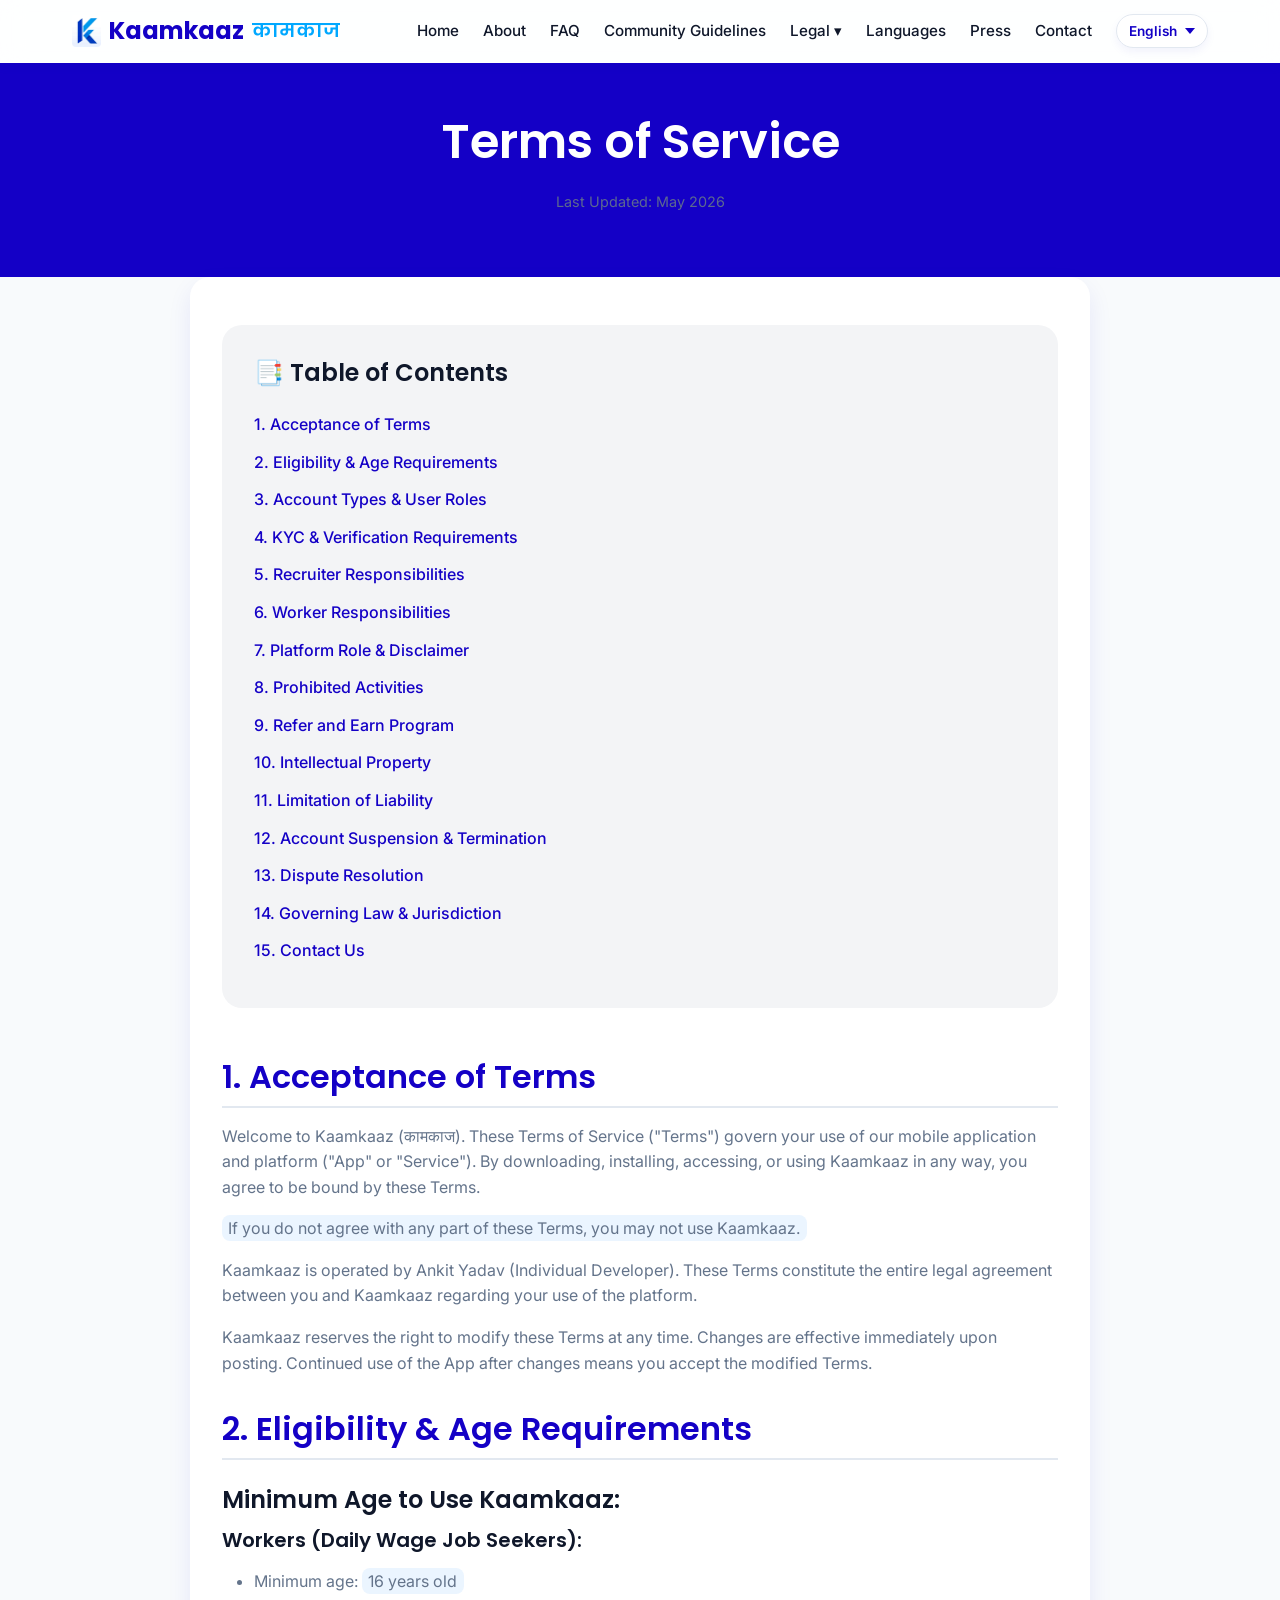
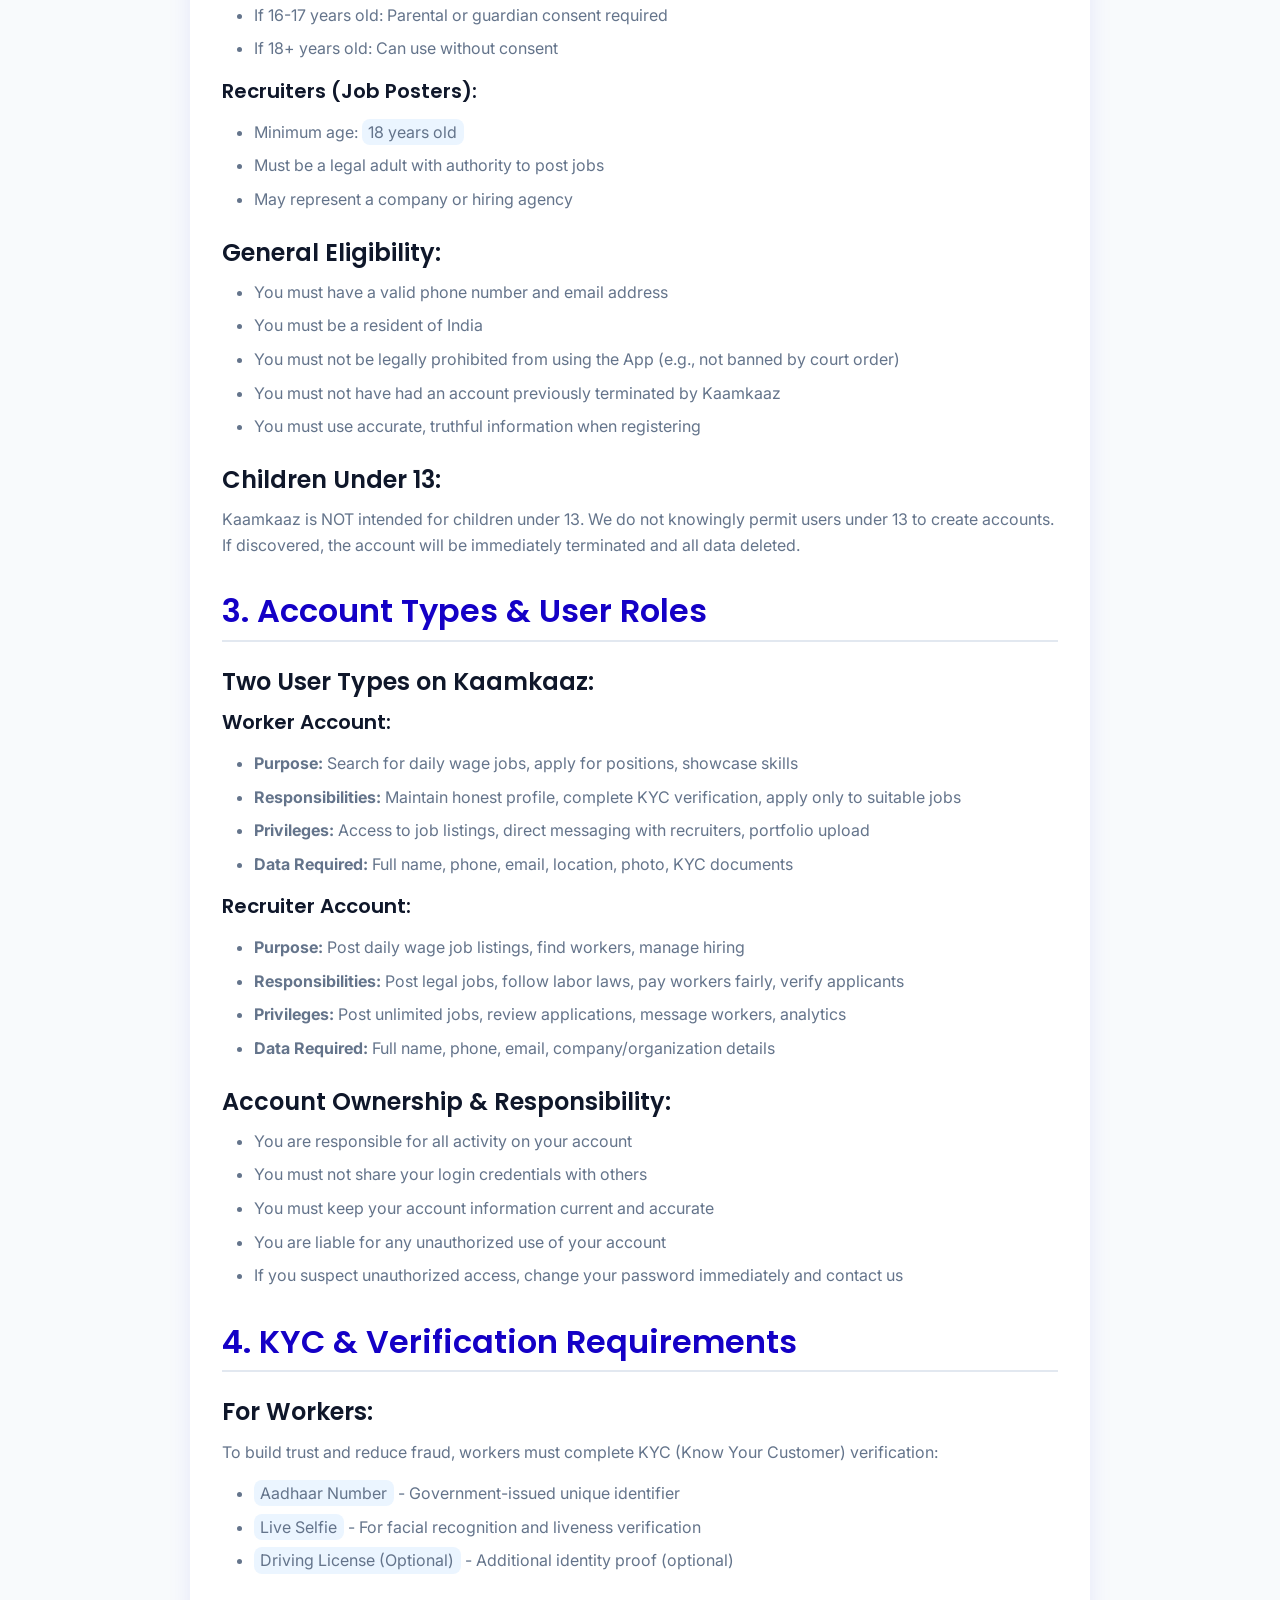
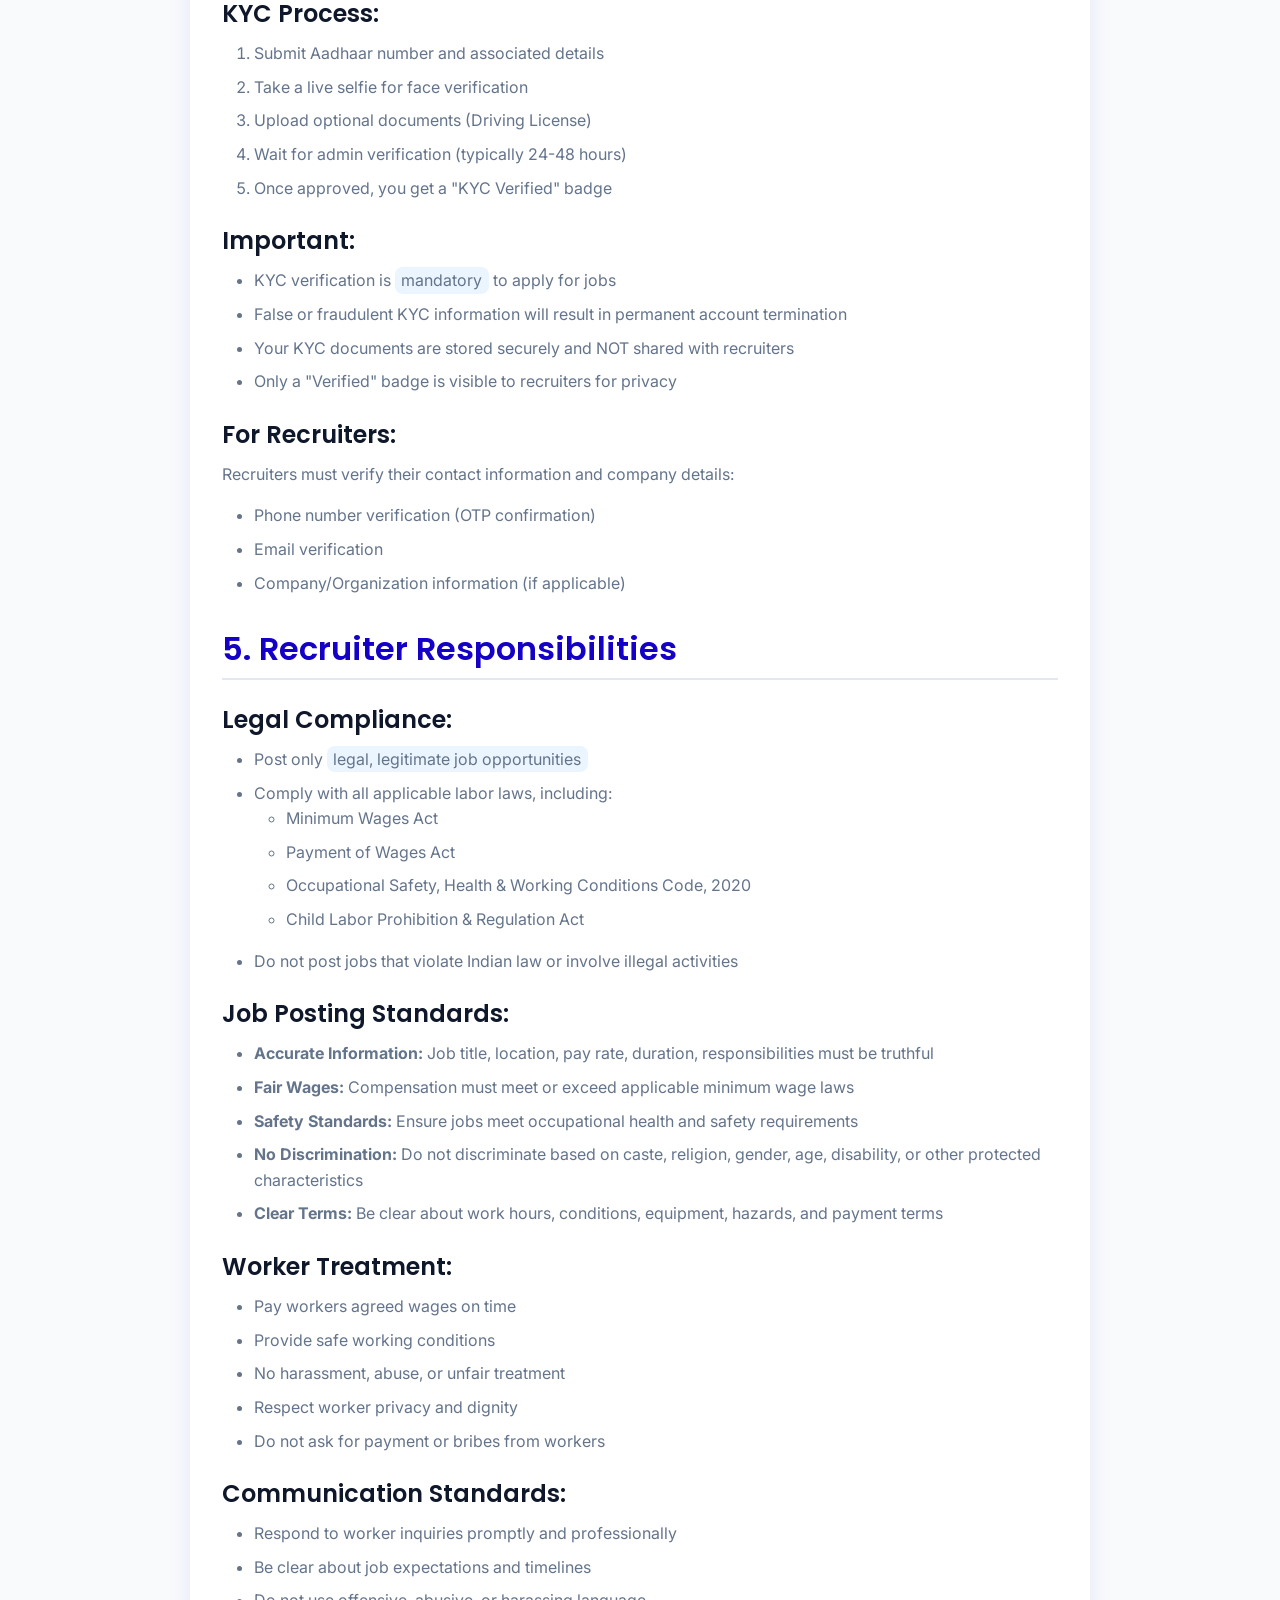
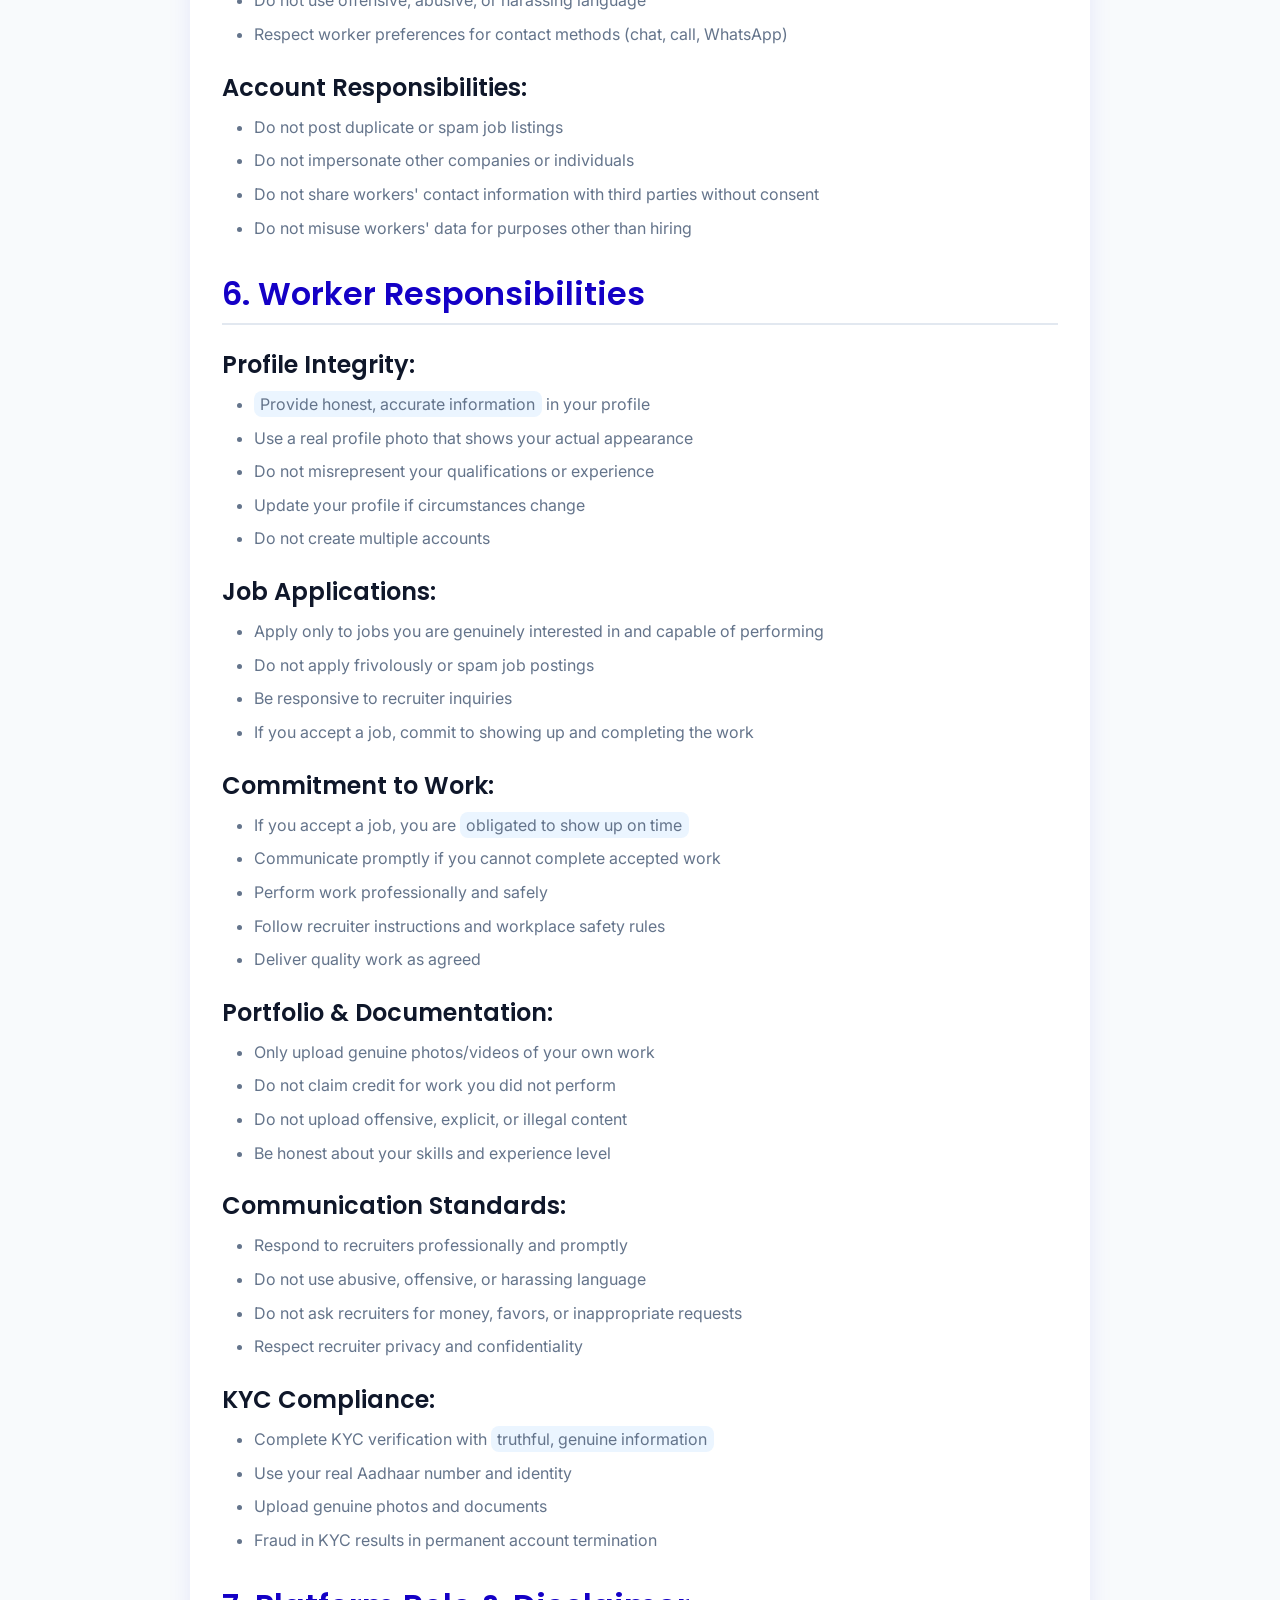
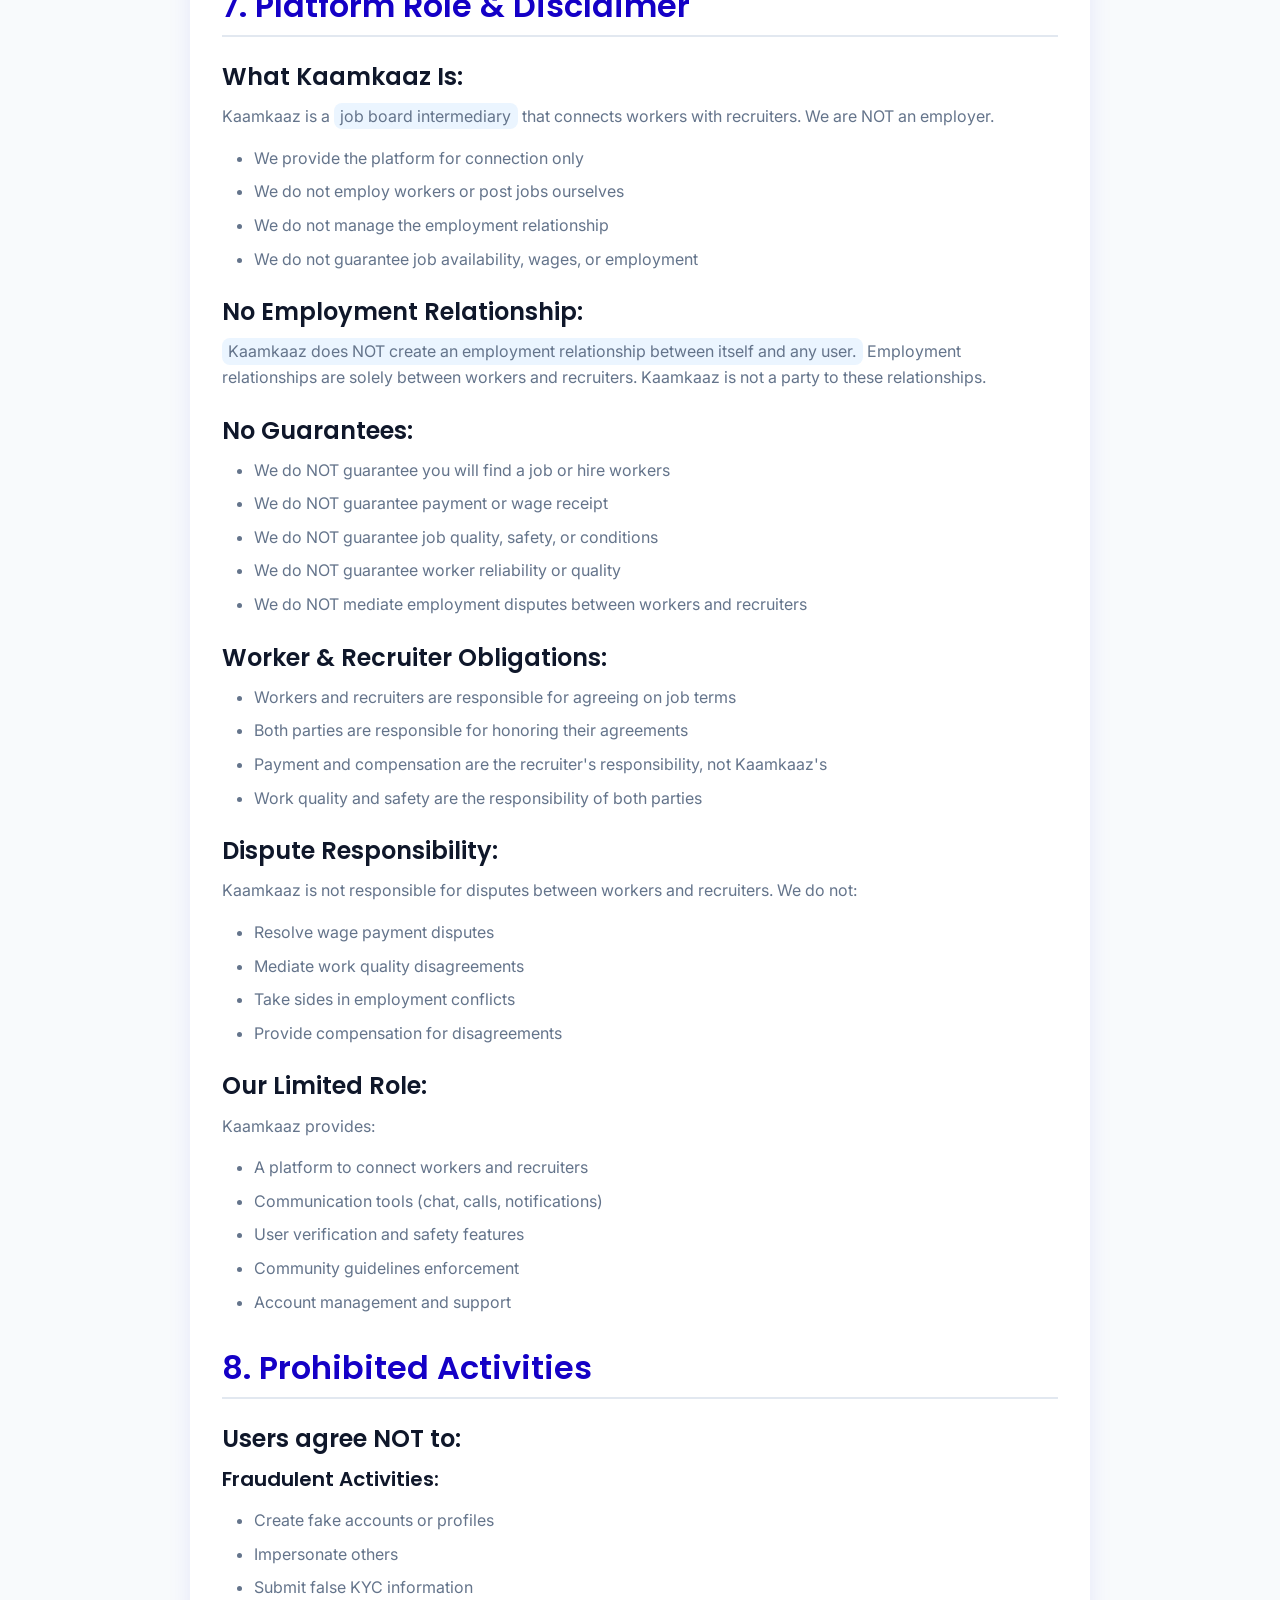
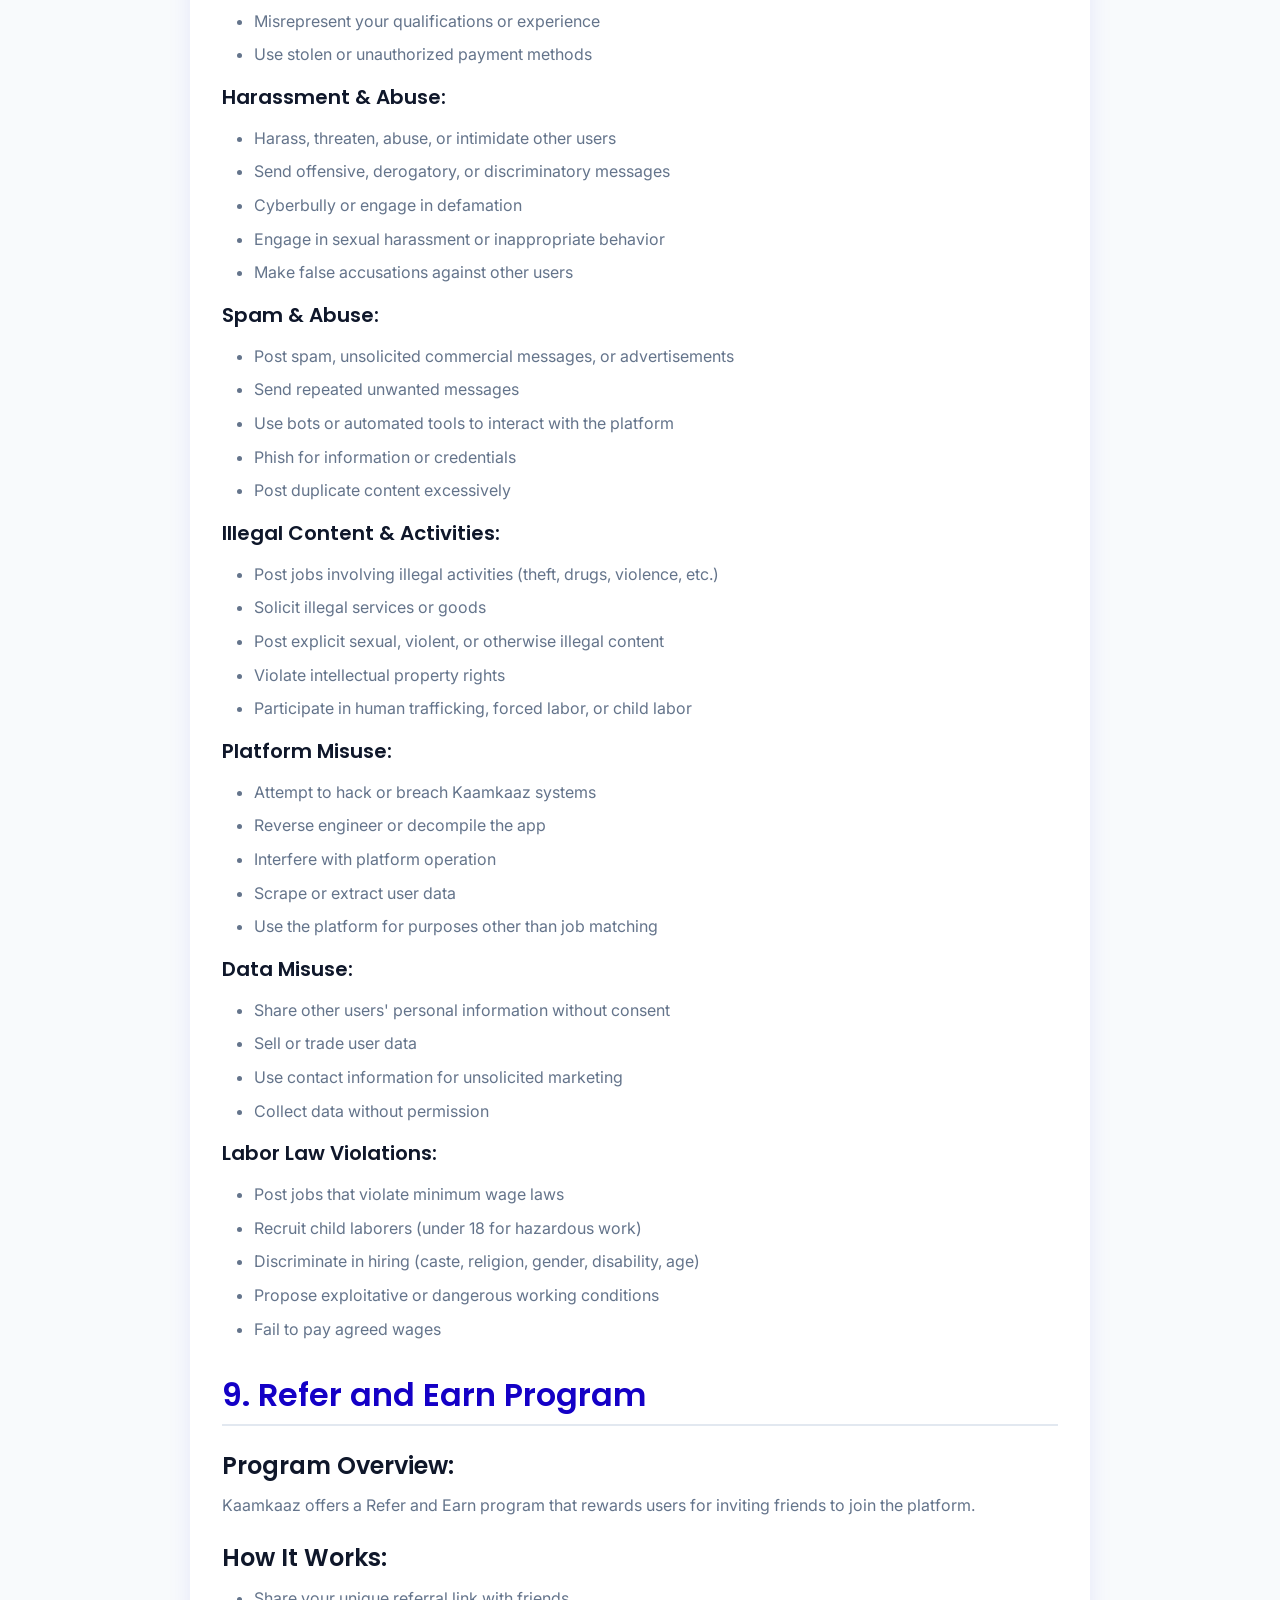
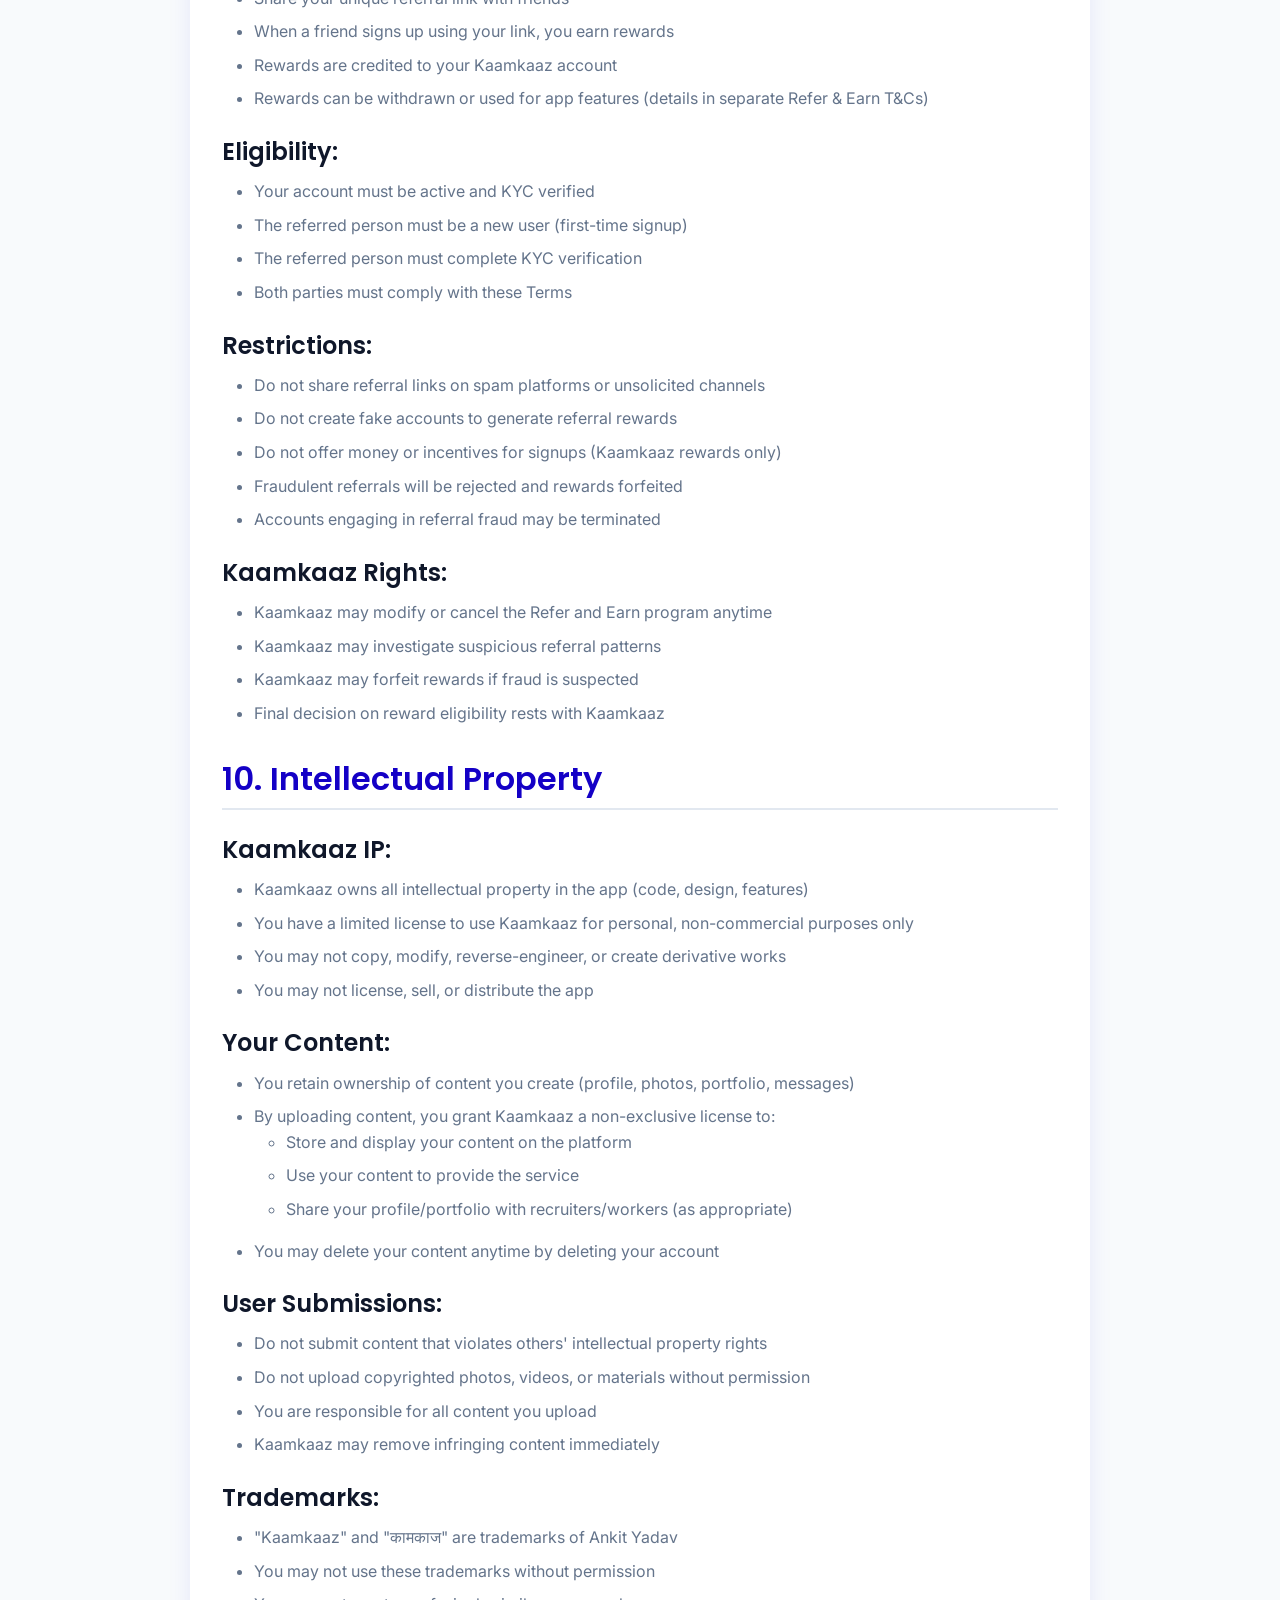
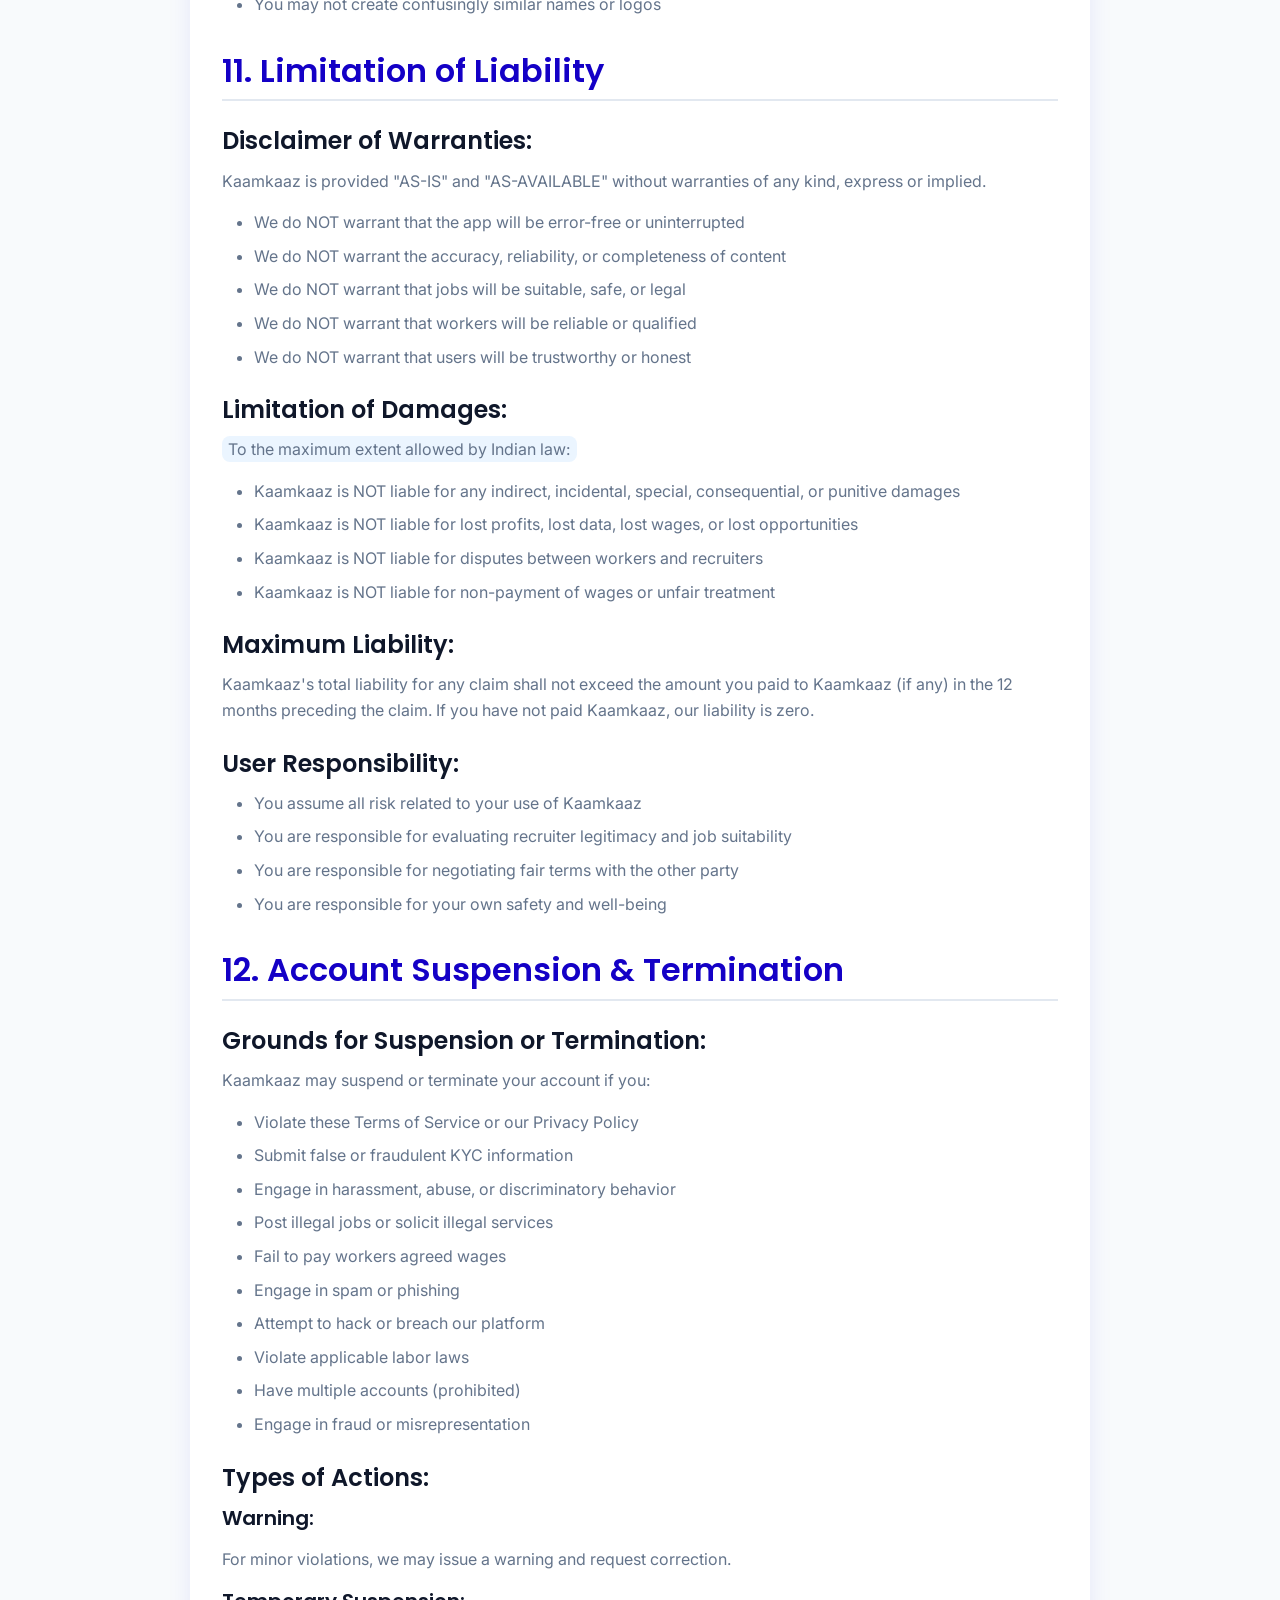
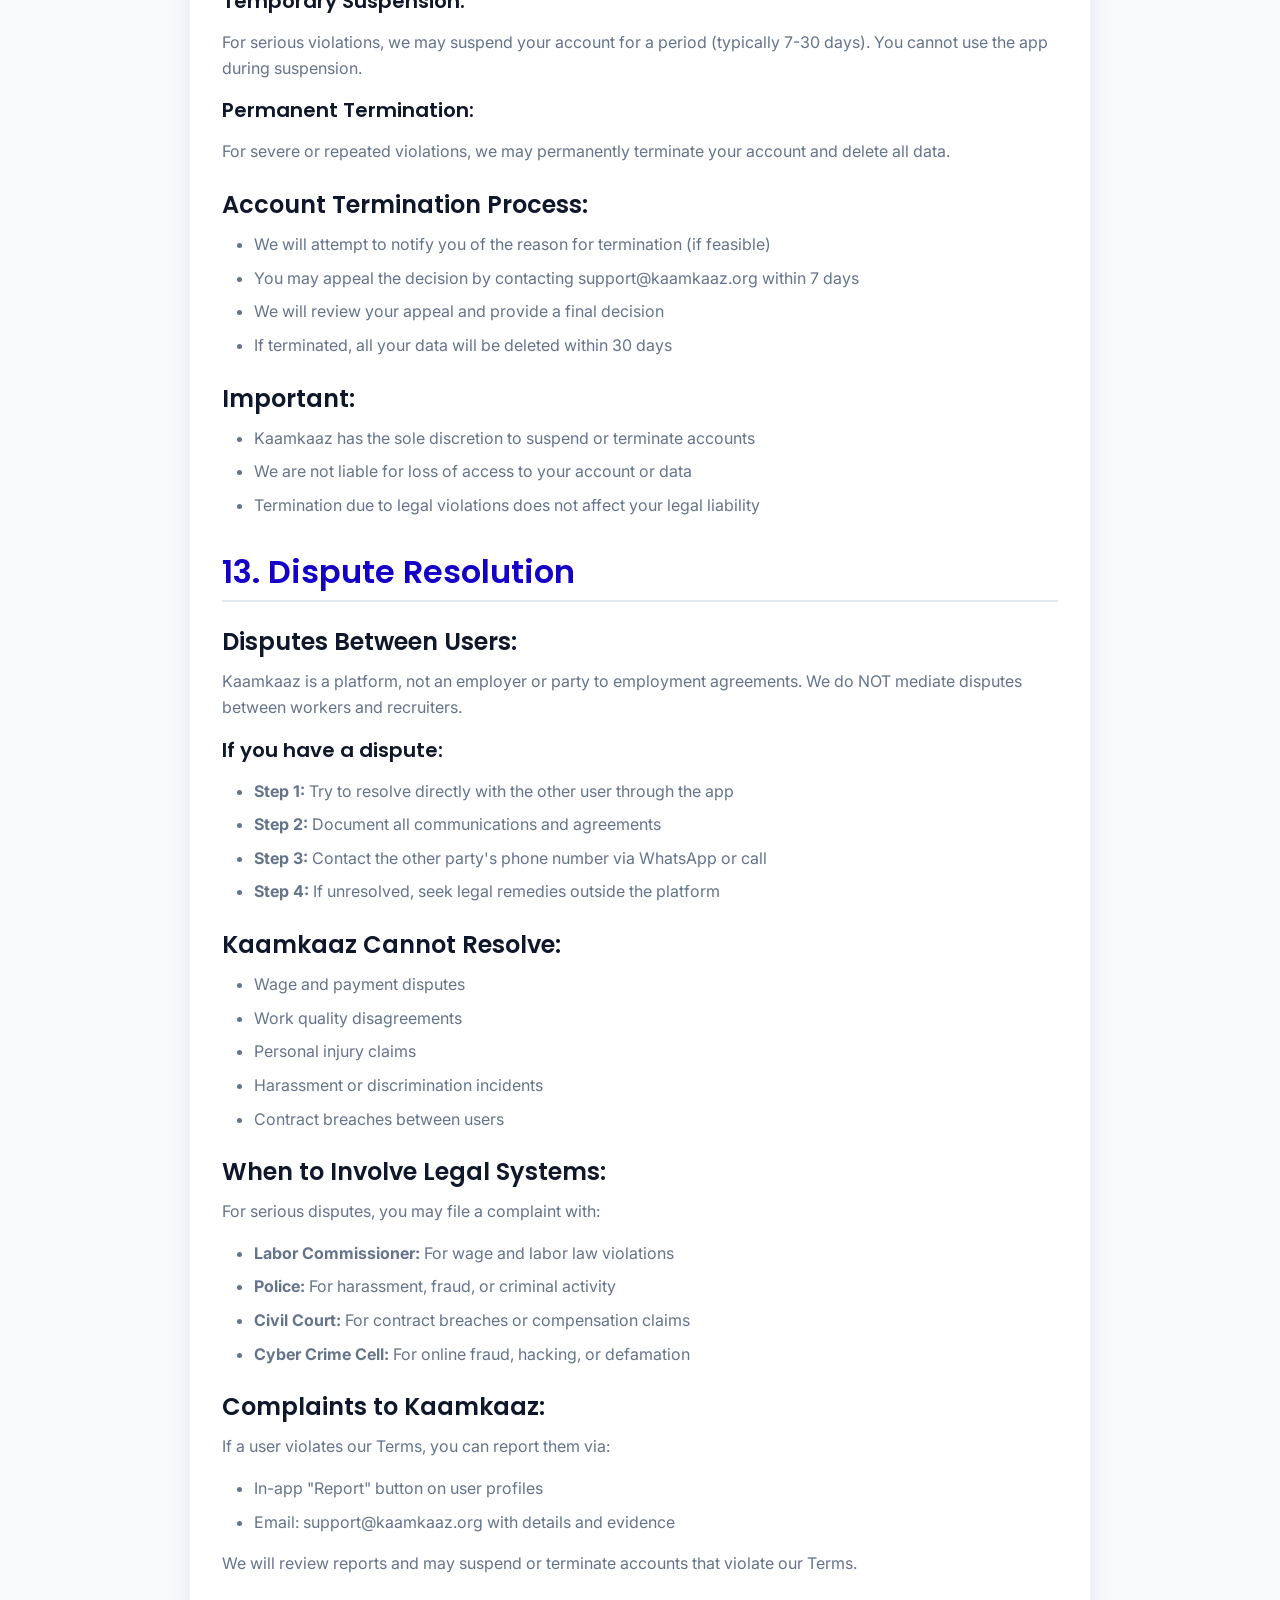
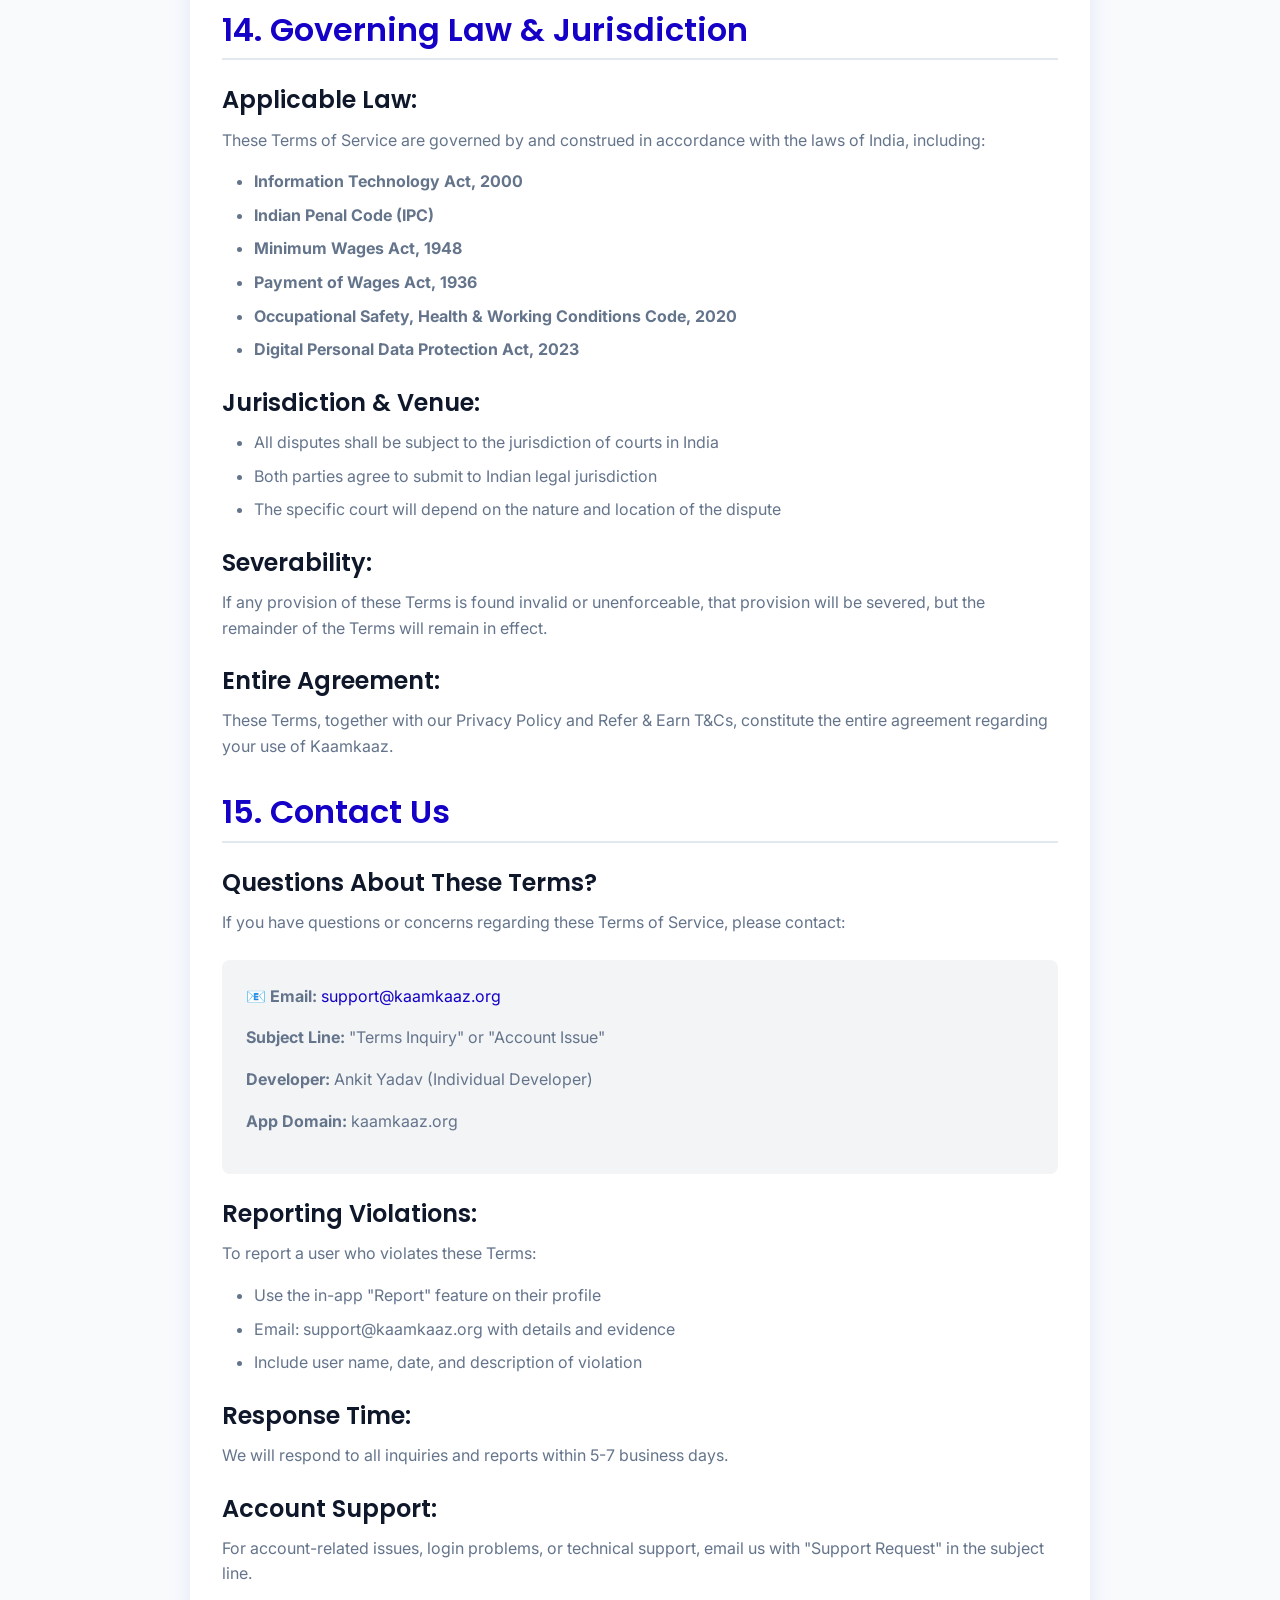
<file: terms-of-service.html>
<!DOCTYPE html>
<html lang="en">
<head>
  <meta charset="UTF-8">
  <meta name="viewport" content="width=device-width, initial-scale=1.0">
  <meta name="description" content="Kaamkaaz Terms of Service - User agreements, responsibilities, and dispute resolution">
  <meta name="author" content="Ankit Yadav">
  
  <title>Terms of Service - Kaamkaaz</title>
  
  <!-- Google Fonts -->
  <link rel="preconnect" href="https://fonts.googleapis.com">
  <link rel="preconnect" href="https://fonts.gstatic.com" crossorigin>
  <link href="https://fonts.googleapis.com/css2?family=Inter:wght@400;500;600;700&family=Poppins:wght@600;700&display=swap" rel="stylesheet">
  
  <!-- Stylesheet -->
  <link rel="icon" type="image/png" href="assets/logo.png">
  <link rel="stylesheet" href="styles.css">
</head>
<body>

<!-- NAVIGATION -->
<nav>
  <div class="container">
    <div class="logo">
      <img src="assets/logo.png" alt="Kaamkaaz Logo" class="logo-img">
      Kaamkaaz
      <span class="logo-hindi">कामकाज</span>
    </div>
    <div class="menu-toggle" onclick="toggleMobileMenu()">
      <span></span>
      <span></span>
      <span></span>
    </div>
    <ul class="nav-links">
      <li><a href="index.html" data-i18n="home">Home</a></li>
      <li><a href="about.html" data-i18n="about">About</a></li>
      <li><a href="faq.html" data-i18n="faq">FAQ</a></li>
      <li><a href="community-guidelines.html" data-i18n="community_guidelines">Community Guidelines</a></li>
      <li class="dropdown">
        <a href="#" class="dropbtn" data-i18n="legal">Legal ▾</a>
        <div class="dropdown-content">
          <a href="privacy-policy.html" data-i18n="privacy_policy">Privacy Policy</a>
          <a href="terms-of-service.html" class="active" data-i18n="terms_of_service">Terms of Service</a>
          <a href="cookie-policy.html" data-i18n="cookie_policy">Cookie Policy</a>
          <a href="data-deletion.html" data-i18n="data_deletion">Data Deletion</a>
          <a href="refund-policy.html" data-i18n="refund_policy">Refund Policy</a>
        </div>
      </li>
      <li><a href="languages.html" data-i18n="languages">Languages</a></li>
      <li><a href="press.html" data-i18n="press">Press</a></li>
      <li><a href="contact.html" data-i18n="contact">Contact</a></li>
      <li class="lang-picker-item">
        <select onchange="switchLanguage(this.value)" class="lang-picker" id="langPicker" aria-label="Select Language">
          <option value="hi">हिन्दी</option>
          <option value="en">English</option>
        </select>
      </li>
    </ul>
  </div>
</nav>

<!-- ═══════════════════════════════════════════════════════════════
     LEGAL HEADER
     ═══════════════════════════════════════════════════════════════ -->
<div class="legal-header">
  <div class="container">
    <h1>Terms of Service</h1>
    <p class="last-updated">Last Updated: May 2026</p>
  </div>
</div>

<!-- ═══════════════════════════════════════════════════════════════
     LEGAL CONTENT
     ═══════════════════════════════════════════════════════════════ -->
<section style="padding-top: 2rem; padding-bottom: 4rem;">
  <div class="legal-content">
    
    <!-- Table of Contents -->
    <div class="toc">
      <h3>📑 Table of Contents</h3>
      <ul>
        <li><a href="#acceptance">1. Acceptance of Terms</a></li>
        <li><a href="#eligibility">2. Eligibility & Age Requirements</a></li>
        <li><a href="#account-types">3. Account Types & User Roles</a></li>
        <li><a href="#kyc-verification">4. KYC & Verification Requirements</a></li>
        <li><a href="#recruiter-responsibilities">5. Recruiter Responsibilities</a></li>
        <li><a href="#worker-responsibilities">6. Worker Responsibilities</a></li>
        <li><a href="#platform-role">7. Platform Role & Disclaimer</a></li>
        <li><a href="#prohibited">8. Prohibited Activities</a></li>
        <li><a href="#refer-earn">9. Refer and Earn Program</a></li>
        <li><a href="#intellectual-property">10. Intellectual Property</a></li>
        <li><a href="#limitation-liability">11. Limitation of Liability</a></li>
        <li><a href="#suspension">12. Account Suspension & Termination</a></li>
        <li><a href="#dispute-resolution">13. Dispute Resolution</a></li>
        <li><a href="#governing-law">14. Governing Law & Jurisdiction</a></li>
        <li><a href="#contact">15. Contact Us</a></li>
      </ul>
    </div>

    <!-- Content Sections -->
    <div class="legal-section" id="acceptance">
      <h2>1. Acceptance of Terms</h2>
      <p>Welcome to Kaamkaaz (कामकाज). These Terms of Service ("Terms") govern your use of our mobile application and platform ("App" or "Service"). By downloading, installing, accessing, or using Kaamkaaz in any way, you agree to be bound by these Terms.</p>
      <p><span class="highlight">If you do not agree with any part of these Terms, you may not use Kaamkaaz.</span></p>
      <p>Kaamkaaz is operated by Ankit Yadav (Individual Developer). These Terms constitute the entire legal agreement between you and Kaamkaaz regarding your use of the platform.</p>
      <p>Kaamkaaz reserves the right to modify these Terms at any time. Changes are effective immediately upon posting. Continued use of the App after changes means you accept the modified Terms.</p>
    </div>

    <div class="legal-section" id="eligibility">
      <h2>2. Eligibility & Age Requirements</h2>
      
      <h3>Minimum Age to Use Kaamkaaz:</h3>
      
      <h4>Workers (Daily Wage Job Seekers):</h4>
      <ul>
        <li>Minimum age: <span class="highlight">16 years old</span></li>
        <li>If 16-17 years old: Parental or guardian consent required</li>
        <li>If 18+ years old: Can use without consent</li>
      </ul>

      <h4>Recruiters (Job Posters):</h4>
      <ul>
        <li>Minimum age: <span class="highlight">18 years old</span></li>
        <li>Must be a legal adult with authority to post jobs</li>
        <li>May represent a company or hiring agency</li>
      </ul>

      <h3>General Eligibility:</h3>
      <ul>
        <li>You must have a valid phone number and email address</li>
        <li>You must be a resident of India</li>
        <li>You must not be legally prohibited from using the App (e.g., not banned by court order)</li>
        <li>You must not have had an account previously terminated by Kaamkaaz</li>
        <li>You must use accurate, truthful information when registering</li>
      </ul>

      <h3>Children Under 13:</h3>
      <p>Kaamkaaz is NOT intended for children under 13. We do not knowingly permit users under 13 to create accounts. If discovered, the account will be immediately terminated and all data deleted.</p>
    </div>

    <div class="legal-section" id="account-types">
      <h2>3. Account Types & User Roles</h2>
      
      <h3>Two User Types on Kaamkaaz:</h3>

      <h4>Worker Account:</h4>
      <ul>
        <li><strong>Purpose:</strong> Search for daily wage jobs, apply for positions, showcase skills</li>
        <li><strong>Responsibilities:</strong> Maintain honest profile, complete KYC verification, apply only to suitable jobs</li>
        <li><strong>Privileges:</strong> Access to job listings, direct messaging with recruiters, portfolio upload</li>
        <li><strong>Data Required:</strong> Full name, phone, email, location, photo, KYC documents</li>
      </ul>

      <h4>Recruiter Account:</h4>
      <ul>
        <li><strong>Purpose:</strong> Post daily wage job listings, find workers, manage hiring</li>
        <li><strong>Responsibilities:</strong> Post legal jobs, follow labor laws, pay workers fairly, verify applicants</li>
        <li><strong>Privileges:</strong> Post unlimited jobs, review applications, message workers, analytics</li>
        <li><strong>Data Required:</strong> Full name, phone, email, company/organization details</li>
      </ul>

      <h3>Account Ownership & Responsibility:</h3>
      <ul>
        <li>You are responsible for all activity on your account</li>
        <li>You must not share your login credentials with others</li>
        <li>You must keep your account information current and accurate</li>
        <li>You are liable for any unauthorized use of your account</li>
        <li>If you suspect unauthorized access, change your password immediately and contact us</li>
      </ul>
    </div>

    <div class="legal-section" id="kyc-verification">
      <h2>4. KYC & Verification Requirements</h2>
      
      <h3>For Workers:</h3>
      <p>To build trust and reduce fraud, workers must complete KYC (Know Your Customer) verification:</p>
      <ul>
        <li><span class="highlight">Aadhaar Number</span> - Government-issued unique identifier</li>
        <li><span class="highlight">Live Selfie</span> - For facial recognition and liveness verification</li>
        <li><span class="highlight">Driving License (Optional)</span> - Additional identity proof (optional)</li>
      </ul>

      <h3>KYC Process:</h3>
      <ol>
        <li>Submit Aadhaar number and associated details</li>
        <li>Take a live selfie for face verification</li>
        <li>Upload optional documents (Driving License)</li>
        <li>Wait for admin verification (typically 24-48 hours)</li>
        <li>Once approved, you get a "KYC Verified" badge</li>
      </ol>

      <h3>Important:</h3>
      <ul>
        <li>KYC verification is <span class="highlight">mandatory</span> to apply for jobs</li>
        <li>False or fraudulent KYC information will result in permanent account termination</li>
        <li>Your KYC documents are stored securely and NOT shared with recruiters</li>
        <li>Only a "Verified" badge is visible to recruiters for privacy</li>
      </ul>

      <h3>For Recruiters:</h3>
      <p>Recruiters must verify their contact information and company details:</p>
      <ul>
        <li>Phone number verification (OTP confirmation)</li>
        <li>Email verification</li>
        <li>Company/Organization information (if applicable)</li>
      </ul>
    </div>

    <div class="legal-section" id="recruiter-responsibilities">
      <h2>5. Recruiter Responsibilities</h2>
      
      <h3>Legal Compliance:</h3>
      <ul>
        <li>Post only <span class="highlight">legal, legitimate job opportunities</span></li>
        <li>Comply with all applicable labor laws, including:
          <ul>
            <li>Minimum Wages Act</li>
            <li>Payment of Wages Act</li>
            <li>Occupational Safety, Health & Working Conditions Code, 2020</li>
            <li>Child Labor Prohibition & Regulation Act</li>
          </ul>
        </li>
        <li>Do not post jobs that violate Indian law or involve illegal activities</li>
      </ul>

      <h3>Job Posting Standards:</h3>
      <ul>
        <li><strong>Accurate Information:</strong> Job title, location, pay rate, duration, responsibilities must be truthful</li>
        <li><strong>Fair Wages:</strong> Compensation must meet or exceed applicable minimum wage laws</li>
        <li><strong>Safety Standards:</strong> Ensure jobs meet occupational health and safety requirements</li>
        <li><strong>No Discrimination:</strong> Do not discriminate based on caste, religion, gender, age, disability, or other protected characteristics</li>
        <li><strong>Clear Terms:</strong> Be clear about work hours, conditions, equipment, hazards, and payment terms</li>
      </ul>

      <h3>Worker Treatment:</h3>
      <ul>
        <li>Pay workers agreed wages on time</li>
        <li>Provide safe working conditions</li>
        <li>No harassment, abuse, or unfair treatment</li>
        <li>Respect worker privacy and dignity</li>
        <li>Do not ask for payment or bribes from workers</li>
      </ul>

      <h3>Communication Standards:</h3>
      <ul>
        <li>Respond to worker inquiries promptly and professionally</li>
        <li>Be clear about job expectations and timelines</li>
        <li>Do not use offensive, abusive, or harassing language</li>
        <li>Respect worker preferences for contact methods (chat, call, WhatsApp)</li>
      </ul>

      <h3>Account Responsibilities:</h3>
      <ul>
        <li>Do not post duplicate or spam job listings</li>
        <li>Do not impersonate other companies or individuals</li>
        <li>Do not share workers' contact information with third parties without consent</li>
        <li>Do not misuse workers' data for purposes other than hiring</li>
      </ul>
    </div>

    <div class="legal-section" id="worker-responsibilities">
      <h2>6. Worker Responsibilities</h2>
      
      <h3>Profile Integrity:</h3>
      <ul>
        <li><span class="highlight">Provide honest, accurate information</span> in your profile</li>
        <li>Use a real profile photo that shows your actual appearance</li>
        <li>Do not misrepresent your qualifications or experience</li>
        <li>Update your profile if circumstances change</li>
        <li>Do not create multiple accounts</li>
      </ul>

      <h3>Job Applications:</h3>
      <ul>
        <li>Apply only to jobs you are genuinely interested in and capable of performing</li>
        <li>Do not apply frivolously or spam job postings</li>
        <li>Be responsive to recruiter inquiries</li>
        <li>If you accept a job, commit to showing up and completing the work</li>
      </ul>

      <h3>Commitment to Work:</h3>
      <ul>
        <li>If you accept a job, you are <span class="highlight">obligated to show up on time</span></li>
        <li>Communicate promptly if you cannot complete accepted work</li>
        <li>Perform work professionally and safely</li>
        <li>Follow recruiter instructions and workplace safety rules</li>
        <li>Deliver quality work as agreed</li>
      </ul>

      <h3>Portfolio & Documentation:</h3>
      <ul>
        <li>Only upload genuine photos/videos of your own work</li>
        <li>Do not claim credit for work you did not perform</li>
        <li>Do not upload offensive, explicit, or illegal content</li>
        <li>Be honest about your skills and experience level</li>
      </ul>

      <h3>Communication Standards:</h3>
      <ul>
        <li>Respond to recruiters professionally and promptly</li>
        <li>Do not use abusive, offensive, or harassing language</li>
        <li>Do not ask recruiters for money, favors, or inappropriate requests</li>
        <li>Respect recruiter privacy and confidentiality</li>
      </ul>

      <h3>KYC Compliance:</h3>
      <ul>
        <li>Complete KYC verification with <span class="highlight">truthful, genuine information</span></li>
        <li>Use your real Aadhaar number and identity</li>
        <li>Upload genuine photos and documents</li>
        <li>Fraud in KYC results in permanent account termination</li>
      </ul>
    </div>

    <div class="legal-section" id="platform-role">
      <h2>7. Platform Role & Disclaimer</h2>
      
      <h3>What Kaamkaaz Is:</h3>
      <p>Kaamkaaz is a <span class="highlight">job board intermediary</span> that connects workers with recruiters. We are NOT an employer.</p>
      
      <ul>
        <li>We provide the platform for connection only</li>
        <li>We do not employ workers or post jobs ourselves</li>
        <li>We do not manage the employment relationship</li>
        <li>We do not guarantee job availability, wages, or employment</li>
      </ul>

      <h3>No Employment Relationship:</h3>
      <p><span class="highlight">Kaamkaaz does NOT create an employment relationship between itself and any user.</span> Employment relationships are solely between workers and recruiters. Kaamkaaz is not a party to these relationships.</p>

      <h3>No Guarantees:</h3>
      <ul>
        <li>We do NOT guarantee you will find a job or hire workers</li>
        <li>We do NOT guarantee payment or wage receipt</li>
        <li>We do NOT guarantee job quality, safety, or conditions</li>
        <li>We do NOT guarantee worker reliability or quality</li>
        <li>We do NOT mediate employment disputes between workers and recruiters</li>
      </ul>

      <h3>Worker & Recruiter Obligations:</h3>
      <ul>
        <li>Workers and recruiters are responsible for agreeing on job terms</li>
        <li>Both parties are responsible for honoring their agreements</li>
        <li>Payment and compensation are the recruiter's responsibility, not Kaamkaaz's</li>
        <li>Work quality and safety are the responsibility of both parties</li>
      </ul>

      <h3>Dispute Responsibility:</h3>
      <p>Kaamkaaz is not responsible for disputes between workers and recruiters. We do not:</p>
      <ul>
        <li>Resolve wage payment disputes</li>
        <li>Mediate work quality disagreements</li>
        <li>Take sides in employment conflicts</li>
        <li>Provide compensation for disagreements</li>
      </ul>

      <h3>Our Limited Role:</h3>
      <p>Kaamkaaz provides:</p>
      <ul>
        <li>A platform to connect workers and recruiters</li>
        <li>Communication tools (chat, calls, notifications)</li>
        <li>User verification and safety features</li>
        <li>Community guidelines enforcement</li>
        <li>Account management and support</li>
      </ul>
    </div>

    <div class="legal-section" id="prohibited">
      <h2>8. Prohibited Activities</h2>
      
      <h3>Users agree NOT to:</h3>
      
      <h4>Fraudulent Activities:</h4>
      <ul>
        <li>Create fake accounts or profiles</li>
        <li>Impersonate others</li>
        <li>Submit false KYC information</li>
        <li>Misrepresent your qualifications or experience</li>
        <li>Use stolen or unauthorized payment methods</li>
      </ul>

      <h4>Harassment & Abuse:</h4>
      <ul>
        <li>Harass, threaten, abuse, or intimidate other users</li>
        <li>Send offensive, derogatory, or discriminatory messages</li>
        <li>Cyberbully or engage in defamation</li>
        <li>Engage in sexual harassment or inappropriate behavior</li>
        <li>Make false accusations against other users</li>
      </ul>

      <h4>Spam & Abuse:</h4>
      <ul>
        <li>Post spam, unsolicited commercial messages, or advertisements</li>
        <li>Send repeated unwanted messages</li>
        <li>Use bots or automated tools to interact with the platform</li>
        <li>Phish for information or credentials</li>
        <li>Post duplicate content excessively</li>
      </ul>

      <h4>Illegal Content & Activities:</h4>
      <ul>
        <li>Post jobs involving illegal activities (theft, drugs, violence, etc.)</li>
        <li>Solicit illegal services or goods</li>
        <li>Post explicit sexual, violent, or otherwise illegal content</li>
        <li>Violate intellectual property rights</li>
        <li>Participate in human trafficking, forced labor, or child labor</li>
      </ul>

      <h4>Platform Misuse:</h4>
      <ul>
        <li>Attempt to hack or breach Kaamkaaz systems</li>
        <li>Reverse engineer or decompile the app</li>
        <li>Interfere with platform operation</li>
        <li>Scrape or extract user data</li>
        <li>Use the platform for purposes other than job matching</li>
      </ul>

      <h4>Data Misuse:</h4>
      <ul>
        <li>Share other users' personal information without consent</li>
        <li>Sell or trade user data</li>
        <li>Use contact information for unsolicited marketing</li>
        <li>Collect data without permission</li>
      </ul>

      <h4>Labor Law Violations:</h4>
      <ul>
        <li>Post jobs that violate minimum wage laws</li>
        <li>Recruit child laborers (under 18 for hazardous work)</li>
        <li>Discriminate in hiring (caste, religion, gender, disability, age)</li>
        <li>Propose exploitative or dangerous working conditions</li>
        <li>Fail to pay agreed wages</li>
      </ul>
    </div>

    <div class="legal-section" id="refer-earn">
      <h2>9. Refer and Earn Program</h2>
      
      <h3>Program Overview:</h3>
      <p>Kaamkaaz offers a Refer and Earn program that rewards users for inviting friends to join the platform.</p>
      
      <h3>How It Works:</h3>
      <ul>
        <li>Share your unique referral link with friends</li>
        <li>When a friend signs up using your link, you earn rewards</li>
        <li>Rewards are credited to your Kaamkaaz account</li>
        <li>Rewards can be withdrawn or used for app features (details in separate Refer & Earn T&Cs)</li>
      </ul>

      <h3>Eligibility:</h3>
      <ul>
        <li>Your account must be active and KYC verified</li>
        <li>The referred person must be a new user (first-time signup)</li>
        <li>The referred person must complete KYC verification</li>
        <li>Both parties must comply with these Terms</li>
      </ul>

      <h3>Restrictions:</h3>
      <ul>
        <li>Do not share referral links on spam platforms or unsolicited channels</li>
        <li>Do not create fake accounts to generate referral rewards</li>
        <li>Do not offer money or incentives for signups (Kaamkaaz rewards only)</li>
        <li>Fraudulent referrals will be rejected and rewards forfeited</li>
        <li>Accounts engaging in referral fraud may be terminated</li>
      </ul>

      <h3>Kaamkaaz Rights:</h3>
      <ul>
        <li>Kaamkaaz may modify or cancel the Refer and Earn program anytime</li>
        <li>Kaamkaaz may investigate suspicious referral patterns</li>
        <li>Kaamkaaz may forfeit rewards if fraud is suspected</li>
        <li>Final decision on reward eligibility rests with Kaamkaaz</li>
      </ul>
    </div>

    <div class="legal-section" id="intellectual-property">
      <h2>10. Intellectual Property</h2>
      
      <h3>Kaamkaaz IP:</h3>
      <ul>
        <li>Kaamkaaz owns all intellectual property in the app (code, design, features)</li>
        <li>You have a limited license to use Kaamkaaz for personal, non-commercial purposes only</li>
        <li>You may not copy, modify, reverse-engineer, or create derivative works</li>
        <li>You may not license, sell, or distribute the app</li>
      </ul>

      <h3>Your Content:</h3>
      <ul>
        <li>You retain ownership of content you create (profile, photos, portfolio, messages)</li>
        <li>By uploading content, you grant Kaamkaaz a non-exclusive license to:
          <ul>
            <li>Store and display your content on the platform</li>
            <li>Use your content to provide the service</li>
            <li>Share your profile/portfolio with recruiters/workers (as appropriate)</li>
          </ul>
        </li>
        <li>You may delete your content anytime by deleting your account</li>
      </ul>

      <h3>User Submissions:</h3>
      <ul>
        <li>Do not submit content that violates others' intellectual property rights</li>
        <li>Do not upload copyrighted photos, videos, or materials without permission</li>
        <li>You are responsible for all content you upload</li>
        <li>Kaamkaaz may remove infringing content immediately</li>
      </ul>

      <h3>Trademarks:</h3>
      <ul>
        <li>"Kaamkaaz" and "कामकाज" are trademarks of Ankit Yadav</li>
        <li>You may not use these trademarks without permission</li>
        <li>You may not create confusingly similar names or logos</li>
      </ul>
    </div>

    <div class="legal-section" id="limitation-liability">
      <h2>11. Limitation of Liability</h2>
      
      <h3>Disclaimer of Warranties:</h3>
      <p>Kaamkaaz is provided "AS-IS" and "AS-AVAILABLE" without warranties of any kind, express or implied.</p>
      <ul>
        <li>We do NOT warrant that the app will be error-free or uninterrupted</li>
        <li>We do NOT warrant the accuracy, reliability, or completeness of content</li>
        <li>We do NOT warrant that jobs will be suitable, safe, or legal</li>
        <li>We do NOT warrant that workers will be reliable or qualified</li>
        <li>We do NOT warrant that users will be trustworthy or honest</li>
      </ul>

      <h3>Limitation of Damages:</h3>
      <p><span class="highlight">To the maximum extent allowed by Indian law:</span></p>
      <ul>
        <li>Kaamkaaz is NOT liable for any indirect, incidental, special, consequential, or punitive damages</li>
        <li>Kaamkaaz is NOT liable for lost profits, lost data, lost wages, or lost opportunities</li>
        <li>Kaamkaaz is NOT liable for disputes between workers and recruiters</li>
        <li>Kaamkaaz is NOT liable for non-payment of wages or unfair treatment</li>
      </ul>

      <h3>Maximum Liability:</h3>
      <p>Kaamkaaz's total liability for any claim shall not exceed the amount you paid to Kaamkaaz (if any) in the 12 months preceding the claim. If you have not paid Kaamkaaz, our liability is zero.</p>

      <h3>User Responsibility:</h3>
      <ul>
        <li>You assume all risk related to your use of Kaamkaaz</li>
        <li>You are responsible for evaluating recruiter legitimacy and job suitability</li>
        <li>You are responsible for negotiating fair terms with the other party</li>
        <li>You are responsible for your own safety and well-being</li>
      </ul>
    </div>

    <div class="legal-section" id="suspension">
      <h2>12. Account Suspension & Termination</h2>
      
      <h3>Grounds for Suspension or Termination:</h3>
      <p>Kaamkaaz may suspend or terminate your account if you:</p>
      <ul>
        <li>Violate these Terms of Service or our Privacy Policy</li>
        <li>Submit false or fraudulent KYC information</li>
        <li>Engage in harassment, abuse, or discriminatory behavior</li>
        <li>Post illegal jobs or solicit illegal services</li>
        <li>Fail to pay workers agreed wages</li>
        <li>Engage in spam or phishing</li>
        <li>Attempt to hack or breach our platform</li>
        <li>Violate applicable labor laws</li>
        <li>Have multiple accounts (prohibited)</li>
        <li>Engage in fraud or misrepresentation</li>
      </ul>

      <h3>Types of Actions:</h3>

      <h4>Warning:</h4>
      <p>For minor violations, we may issue a warning and request correction.</p>

      <h4>Temporary Suspension:</h4>
      <p>For serious violations, we may suspend your account for a period (typically 7-30 days). You cannot use the app during suspension.</p>

      <h4>Permanent Termination:</h4>
      <p>For severe or repeated violations, we may permanently terminate your account and delete all data.</p>

      <h3>Account Termination Process:</h3>
      <ul>
        <li>We will attempt to notify you of the reason for termination (if feasible)</li>
        <li>You may appeal the decision by contacting support@kaamkaaz.org within 7 days</li>
        <li>We will review your appeal and provide a final decision</li>
        <li>If terminated, all your data will be deleted within 30 days</li>
      </ul>

      <h3>Important:</h3>
      <ul>
        <li>Kaamkaaz has the sole discretion to suspend or terminate accounts</li>
        <li>We are not liable for loss of access to your account or data</li>
        <li>Termination due to legal violations does not affect your legal liability</li>
      </ul>
    </div>

    <div class="legal-section" id="dispute-resolution">
      <h2>13. Dispute Resolution</h2>
      
      <h3>Disputes Between Users:</h3>
      <p>Kaamkaaz is a platform, not an employer or party to employment agreements. We do NOT mediate disputes between workers and recruiters.</p>
      
      <h4>If you have a dispute:</h4>
      <ul>
        <li><strong>Step 1:</strong> Try to resolve directly with the other user through the app</li>
        <li><strong>Step 2:</strong> Document all communications and agreements</li>
        <li><strong>Step 3:</strong> Contact the other party's phone number via WhatsApp or call</li>
        <li><strong>Step 4:</strong> If unresolved, seek legal remedies outside the platform</li>
      </ul>

      <h3>Kaamkaaz Cannot Resolve:</h3>
      <ul>
        <li>Wage and payment disputes</li>
        <li>Work quality disagreements</li>
        <li>Personal injury claims</li>
        <li>Harassment or discrimination incidents</li>
        <li>Contract breaches between users</li>
      </ul>

      <h3>When to Involve Legal Systems:</h3>
      <p>For serious disputes, you may file a complaint with:</p>
      <ul>
        <li><strong>Labor Commissioner:</strong> For wage and labor law violations</li>
        <li><strong>Police:</strong> For harassment, fraud, or criminal activity</li>
        <li><strong>Civil Court:</strong> For contract breaches or compensation claims</li>
        <li><strong>Cyber Crime Cell:</strong> For online fraud, hacking, or defamation</li>
      </ul>

      <h3>Complaints to Kaamkaaz:</h3>
      <p>If a user violates our Terms, you can report them via:</p>
      <ul>
        <li>In-app "Report" button on user profiles</li>
        <li>Email: support@kaamkaaz.org with details and evidence</li>
      </ul>
      <p>We will review reports and may suspend or terminate accounts that violate our Terms.</p>
    </div>

    <div class="legal-section" id="governing-law">
      <h2>14. Governing Law & Jurisdiction</h2>
      
      <h3>Applicable Law:</h3>
      <p>These Terms of Service are governed by and construed in accordance with the laws of India, including:</p>
      <ul>
        <li><strong>Information Technology Act, 2000</strong></li>
        <li><strong>Indian Penal Code (IPC)</strong></li>
        <li><strong>Minimum Wages Act, 1948</strong></li>
        <li><strong>Payment of Wages Act, 1936</strong></li>
        <li><strong>Occupational Safety, Health & Working Conditions Code, 2020</strong></li>
        <li><strong>Digital Personal Data Protection Act, 2023</strong></li>
      </ul>

      <h3>Jurisdiction & Venue:</h3>
      <ul>
        <li>All disputes shall be subject to the jurisdiction of courts in India</li>
        <li>Both parties agree to submit to Indian legal jurisdiction</li>
        <li>The specific court will depend on the nature and location of the dispute</li>
      </ul>

      <h3>Severability:</h3>
      <p>If any provision of these Terms is found invalid or unenforceable, that provision will be severed, but the remainder of the Terms will remain in effect.</p>

      <h3>Entire Agreement:</h3>
      <p>These Terms, together with our Privacy Policy and Refer & Earn T&Cs, constitute the entire agreement regarding your use of Kaamkaaz.</p>
    </div>

    <div class="legal-section" id="contact">
      <h2>15. Contact Us</h2>
      
      <h3>Questions About These Terms?</h3>
      <p>If you have questions or concerns regarding these Terms of Service, please contact:</p>
      
      <div style="background-color: #f3f4f6; padding: 1.5rem; border-radius: 8px; margin-top: 1.5rem;">
        <p><strong>📧 Email:</strong> <a href="mailto:support@kaamkaaz.org">support@kaamkaaz.org</a></p>
        <p><strong>Subject Line:</strong> "Terms Inquiry" or "Account Issue"</p>
        <p><strong>Developer:</strong> Ankit Yadav (Individual Developer)</p>
        <p><strong>App Domain:</strong> kaamkaaz.org</p>
      </div>

      <h3>Reporting Violations:</h3>
      <p>To report a user who violates these Terms:</p>
      <ul>
        <li>Use the in-app "Report" feature on their profile</li>
        <li>Email: support@kaamkaaz.org with details and evidence</li>
        <li>Include user name, date, and description of violation</li>
      </ul>

      <h3>Response Time:</h3>
      <p>We will respond to all inquiries and reports within 5-7 business days.</p>

      <h3>Account Support:</h3>
      <p>For account-related issues, login problems, or technical support, email us with "Support Request" in the subject line.</p>
    </div>

    <hr style="margin: 3rem 0; border: none; border-top: 2px solid #E5E7EB;">

    <p style="text-align: center; font-size: 0.9rem; color: #6B7280; margin-top: 2rem;">
      <strong>Last Updated:</strong> May 2026<br>
      <strong>Effective Date:</strong> May 2026<br>
      By using Kaamkaaz, you acknowledge that you have read, understood, and agree to be bound by these Terms of Service.
    </p>

  </div>
</section>

<!-- FOOTER -->
<footer>
  <div class="container">
    <div class="footer-content-3col">
      <div class="footer-col">
        <h3>Kaamkaaz <span class="logo-hindi">कामकाज</span></h3>
        <p data-i18n="connecting_daily_wage_workers_with_2">
          Connecting daily wage workers with hyperlocal jobs in rural and semi-urban India.
        </p>
        <p style="margin-top: 1rem; font-size: 0.85rem;" data-i18n="2026_kaamkaaz_all_rights_reserved">
          © 2026 Kaamkaaz. All rights reserved.
        </p>
        <p style="font-size: 0.85rem;" data-i18n="made_with_for_indias_workforce">
          Made with ❤️ for India's workforce
        </p>
      </div>
      <div class="footer-col">
        <h4 data-i18n="quick_links" style="margin-bottom: 1rem;">Quick Links</h4>
        <ul>
          <li><a href="index.html" data-i18n="home">Home</a></li>
          <li><a href="about.html" data-i18n="about_us">About Us</a></li>
          <li><a href="faq.html" data-i18n="faq">FAQ</a></li>
          <li><a href="community-guidelines.html" data-i18n="community_guidelines">Community Guidelines</a></li>
          <li><a href="languages.html" data-i18n="languages">Languages</a></li>
          <li><a href="press.html" data-i18n="press">Press</a></li>
        </ul>
      </div>
      <div class="footer-col">
        <h4 data-i18n="legal_contact" style="margin-bottom: 1rem;">Legal & Contact</h4>
        <ul>
          <li><a href="privacy-policy.html" data-i18n="privacy_policy">Privacy Policy</a></li>
          <li><a href="terms-of-service.html" data-i18n="terms_of_service">Terms of Service</a></li>
          <li><a href="cookie-policy.html" data-i18n="cookie_policy">Cookie Policy</a></li>
          <li><a href="data-deletion.html" data-i18n="data_deletion">Data Deletion</a></li>
          <li><a href="refund-policy.html" data-i18n="refund_policy">Refund Policy</a></li>
          <li><a href="contact.html" data-i18n="contact_us">Contact Us</a></li>
        </ul>
        <p style="margin-top: 1rem; font-size: 0.85rem;" data-i18n="developer_ankit_yadav">
          Developer: Ankit Yadav
        </p>
        <p style="font-size: 0.85rem;">
          Email: <a href="mailto:support@kaamkaaz.org">support@kaamkaaz.org</a>
        </p>
      </div>
    </div>
    <div class="footer-bottom">
      <p data-i18n="governed_by_information_technology_act">
        Governed by Information Technology Act 2000 & Digital Personal Data Protection Act 2023 | India
      </p>
    </div>
  </div>
</footer>

<script src="translations.js"></script>
<script>
function switchLanguage(lang) {
  localStorage.setItem('kaamkaazLang', lang);
  applyLanguage(lang);
}

function applyLanguage(lang) {
  const dict = (typeof translations !== 'undefined' && translations[lang]) ? translations[lang] : null;
  const fallback = (typeof translations !== 'undefined') ? translations['en'] : null;

  // Handle data-i18n elements
  document.querySelectorAll('[data-i18n]').forEach(el => {
    const key = el.getAttribute('data-i18n');
    const text = (dict && dict[key]) ? dict[key] : (fallback ? fallback[key] : null);
    if (text !== null && text !== undefined) {
      if (el.tagName === 'INPUT' || el.tagName === 'TEXTAREA') {
        el.placeholder = text;
      } else {
        el.textContent = text;
      }
    }
  });

  // Handle legacy data-en / data-hi elements (safety net)
  document.querySelectorAll('[data-en]').forEach(el => {
    const text = lang === 'hi' && el.hasAttribute('data-hi')
      ? el.getAttribute('data-hi')
      : el.getAttribute('data-en');
    if (el.tagName === 'INPUT' || el.tagName === 'TEXTAREA') {
      el.placeholder = text;
    } else {
      el.textContent = text;
    }
  });

  // Update all language pickers on page
  document.querySelectorAll('.lang-picker').forEach(sel => { sel.value = lang; });
  document.documentElement.lang = lang;
}

function toggleMobileMenu() {
  const navLinks = document.querySelector('.nav-links');
  const menuToggle = document.querySelector('.menu-toggle');
  if (navLinks && menuToggle) {
    navLinks.classList.toggle('active');
    menuToggle.classList.toggle('active');
  }
}

window.addEventListener('resize', () => {
  if (window.innerWidth > 768) {
    const navLinks = document.querySelector('.nav-links');
    const menuToggle = document.querySelector('.menu-toggle');
    if (navLinks) navLinks.classList.remove('active');
    if (menuToggle) menuToggle.classList.remove('active');
  }
});

window.addEventListener('DOMContentLoaded', () => {
  const savedLang = localStorage.getItem('kaamkaazLang') || 'en';
  applyLanguage(savedLang);

  const dropbtn = document.querySelector('.dropbtn');
  if (dropbtn) {
    dropbtn.addEventListener('click', function(e) {
      if (window.innerWidth <= 768) {
        e.preventDefault();
        this.parentElement.classList.toggle('active');
      }
    });
  }
});
</script>
</body>
</html>
</file>
<file: styles.css>
/* ═════════════════════════════════════════════════════════════════
   KAAMKAAZ WEBSITE - GLOBAL STYLES
   ═════════════════════════════════════════════════════════════════ */

@import url('https://fonts.googleapis.com/css2?family=Inter:wght@400;500;600;700&family=Poppins:wght@600;700&display=swap');
@import url('https://fonts.googleapis.com/css2?family=Noto+Sans:wght@400;600&family=Noto+Sans+Devanagari:wght@400;600&family=Noto+Sans+Bengali:wght@400;600&family=Noto+Sans+Telugu:wght@400;600&family=Noto+Sans+Tamil:wght@400;600&family=Noto+Sans+Gujarati:wght@400;600&family=Noto+Sans+Kannada:wght@400;600&family=Noto+Sans+Oriya:wght@400;600&family=Noto+Sans+Malayalam:wght@400;600&display=swap&subset=devanagari,bengali,telugu,tamil,gujarati,kannada,oriya,malayalam');

:root {
  --primary: #1400C6;
  --secondary: #00A8FF;
  --primary-blue: var(--primary);
  --secondary-amber: var(--secondary);
  --primary-light: #3D2FD9;
  --primary-dark: #0E0099;
  --accent-cyan: #00C8FF;
  --background: #F8FAFC; /* premium clean light gray */
  --text-dark: #0F172A;
  --text-muted: #64748B;
  --border-light: #E2E8F0;
  --success-green: #10B981;
  --error-red: #EF4444;
  --white: #FFFFFF;
  
  --font-heading: 'Poppins', sans-serif;
  --font-body: 'Inter', sans-serif;
  
  --radius-sm: 8px;
  --radius-md: 12px;
  --radius-lg: 20px;
  --radius-xl: 24px;
  
  --shadow-sm: 0 4px 10px rgba(20, 0, 198, 0.05);
  --shadow-md: 0 10px 25px rgba(20, 0, 198, 0.08);
  --shadow-lg: 0 20px 40px -5px rgba(20, 0, 198, 0.12);
  --shadow-glow: 0 0 20px rgba(0, 168, 255, 0.4);
  
  --transition: all 0.4s cubic-bezier(0.16, 1, 0.3, 1);
}

* {
  margin: 0;
  padding: 0;
  box-sizing: border-box;
}

html {
  scroll-behavior: smooth;
}

body {
  font-family: var(--font-body);
  color: var(--text-dark);
  background-color: var(--background);
  line-height: 1.6;
  overflow-x: hidden;
}

/* ═════════════════════════════════════════════════════════════════
   TYPOGRAPHY
   ═════════════════════════════════════════════════════════════════ */

h1, h2, h3, h4, h5, h6 {
  font-family: var(--font-heading);
  font-weight: 600;
  line-height: 1.3;
  margin-bottom: 1rem;
}

h1 {
  font-size: 3rem;
}

h2 {
  font-size: 2rem;
}

h3 {
  font-size: 1.5rem;
}

h4 {
  font-size: 1.25rem;
}

p {
  margin-bottom: 1rem;
  color: var(--text-muted);
}

a {
  color: var(--primary-blue);
  text-decoration: none;
  transition: var(--transition);
}

a:hover {
  color: var(--secondary-amber);
  text-decoration: underline;
}

/* ═════════════════════════════════════════════════════════════════
   NAVIGATION BAR
   ═══════════════════════════════════════════════════════════════ */

nav {
  position: sticky;
  top: 0;
  background-color: rgba(255, 255, 255, 0.85);
  backdrop-filter: blur(12px);
  -webkit-backdrop-filter: blur(12px);
  box-shadow: var(--shadow-sm);
  z-index: 1000;
  padding: 0.75rem 2rem;
  border-bottom: 1px solid rgba(255, 255, 255, 0.5);
}

nav .container {
  max-width: 1200px;
  margin: 0 auto;
  display: flex;
  justify-content: space-between;
  align-items: center;
}

.logo {
  font-family: var(--font-heading);
  font-size: 1.5rem;
  font-weight: 700;
  color: var(--primary-blue);
  display: flex;
  align-items: center;
  gap: 0.5rem;
}

.logo-hindi {
  color: var(--secondary-amber);
  font-size: 1.2rem;
  font-weight: 600;
}

.logo-img {
  height: 32px;
  width: auto;
  object-fit: contain;
  border-radius: 4px;
}


.nav-links {
  display: flex;
  list-style: none;
  gap: 1.5rem;
  align-items: center;
}

.nav-links a {
  color: var(--text-dark);
  font-weight: 500;
  transition: var(--transition);
  font-size: 0.95rem;
}

.nav-links a:hover {
  color: var(--primary-blue);
  text-decoration: none;
}

/* Dropdown Menu Styles */
.dropdown {
  position: relative;
}

.dropdown-content {
  display: none;
  position: absolute;
  background-color: var(--white);
  min-width: 200px;
  box-shadow: var(--shadow-lg);
  border-radius: var(--radius-md);
  border: 1px solid var(--border-light);
  z-index: 1100;
  top: 100%;
  left: 0;
  overflow: hidden;
}

.dropdown-content a {
  color: var(--text-dark);
  padding: 0.75rem 1rem;
  text-decoration: none;
  display: block;
  font-size: 0.9rem;
  font-weight: 500;
  transition: var(--transition);
}

.dropdown-content a:hover {
  background-color: #f3f4f6;
  color: var(--primary-blue);
}

@media (min-width: 769px) {
  .dropdown:hover .dropdown-content {
    display: block;
  }
}

/* Language Picker Select */
.lang-picker-item {
  display: flex;
  align-items: center;
}

.lang-picker {
  background-color: var(--white);
  color: var(--primary-blue);
  border: 1px solid var(--border-light);
  padding: 0.5rem 0.75rem;
  border-radius: var(--radius-xl);
  font-weight: 600;
  cursor: pointer;
  font-size: 0.85rem;
  font-family: var(--font-body);
  transition: var(--transition);
  outline: none;
  appearance: none;
  -webkit-appearance: none;
  background-image: url("data:image/svg+xml,%3Csvg xmlns='http://www.w3.org/2000/svg' width='10' height='6'%3E%3Cpath d='M0 0l5 6 5-6z' fill='%231400C6'/%3E%3C/svg%3E");
  background-repeat: no-repeat;
  background-position: right 12px center;
  padding-right: 30px;
  box-shadow: var(--shadow-sm);
}

.lang-picker:hover {
  background-color: var(--background);
  box-shadow: var(--shadow-md);
  transform: translateY(-2px);
}

.lang-picker option {
  background-color: #1a1a2e;
  color: var(--white);
  font-size: 0.85rem;
}

[dir="rtl"] .footer-content-3col {
  direction: rtl;
}
[dir="rtl"] .lang-picker {
  background-position: left 8px center;
  padding-left: 24px;
  padding-right: 0.6rem;
}

/* Hamburger Menu Toggle */
.menu-toggle {
  display: none;
  flex-direction: column;
  gap: 5px;
  cursor: pointer;
  padding: 5px;
  z-index: 1010;
}

.menu-toggle span {
  display: block;
  width: 25px;
  height: 3px;
  background-color: var(--text-dark);
  border-radius: 3px;
  transition: var(--transition);
}

.menu-toggle.active span:nth-child(1) {
  transform: translateY(8px) rotate(45deg);
}

.menu-toggle.active span:nth-child(2) {
  opacity: 0;
}

.menu-toggle.active span:nth-child(3) {
  transform: translateY(-8px) rotate(-45deg);
}

/* ═══════════════════════════════════════════════════════════════
   APP SCREENSHOTS
   ═══════════════════════════════════════════════════════════════ */
.phone-mockup-container {
  display: flex;
  justify-content: center;
  align-items: flex-start;
  gap: 2.5rem;
  flex-wrap: wrap;
  margin-top: 3rem;
}

.phone-mockup {
  position: relative;
  width: 260px;
  height: 550px;
  background-color: var(--text-dark);
  border-radius: 36px;
  padding: 10px;
  box-shadow: var(--shadow-lg);
  margin-bottom: 2rem;
  transition: transform 0.3s ease;
}

.phone-mockup:hover {
  transform: translateY(-5px);
}

.phone-screen {
  width: 100%;
  height: 100%;
  background-color: var(--white);
  border-radius: 26px;
  overflow: hidden;
  position: relative;
  box-shadow: inset 0 0 10px rgba(0,0,0,0.1);
}

/* ═══════════════════════════════════════════════════════════════
   FOOTER
   ═══════════════════════════════════════════════════════════════ */

footer {
  background-color: var(--text-dark);
  color: var(--white);
  padding: 4rem 2rem 2rem;
  margin-top: 4rem;
  border-top: none;
  position: relative;
  overflow: hidden;
}

footer::before {
  content: '';
  position: absolute;
  top: -50%;
  left: -10%;
  width: 50%;
  height: 100%;
  background: radial-gradient(circle, rgba(0,200,255,0.1) 0%, transparent 70%);
  pointer-events: none;
}

footer .container {
  max-width: 1200px;
  margin: 0 auto;
  position: relative;
  z-index: 1;
}

footer h3 {
  color: var(--white);
  margin-bottom: 1rem;
  font-family: var(--font-heading);
}

footer ul {
  list-style: none;
  margin-bottom: 0;
}

footer li {
  margin-bottom: 0.5rem;
}

footer a {
  color: #94A3B8;
  transition: var(--transition);
}

footer a:hover {
  color: var(--secondary-amber);
  text-decoration: none;
  text-shadow: 0 0 8px rgba(0,168,255,0.4);
}

.footer-content-3col {
  display: grid;
  grid-template-columns: 2fr 1fr 1fr;
  gap: 3rem;
  margin-bottom: 3rem;
  padding-bottom: 3rem;
  border-bottom: 1px solid rgba(255, 255, 255, 0.1);
}

.footer-col p {
  color: #D1D5DB;
  font-size: 0.95rem;
  margin-bottom: 0.5rem;
}

.footer-bottom {
  text-align: center;
  font-size: 0.875rem;
  color: #9CA3AF;
}

/* ═════════════════════════════════════════════════════════════════
   CONTAINERS & SECTIONS
   ═════════════════════════════════════════════════════════════════ */

.container {
  max-width: 1200px;
  margin: 0 auto;
  padding: 0 2rem;
}

section {
  padding: 4rem 2rem;
}

.section-header {
  text-align: center;
  margin-bottom: 3rem;
}

.section-header h2 {
  color: var(--text-dark);
  margin-bottom: 1rem;
}

.section-header p {
  font-size: 1.1rem;
  max-width: 600px;
  margin: 0 auto;
}

/* ═════════════════════════════════════════════════════════════════
   BUTTONS
   ═════════════════════════════════════════════════════════════════ */

.btn {
  display: inline-flex;
  align-items: center;
  justify-content: center;
  gap: 0.5rem;
  padding: 0.85rem 2.5rem;
  border-radius: 50px;
  border: none;
  cursor: pointer;
  font-family: var(--font-body);
  font-weight: 600;
  transition: var(--transition);
  font-size: 1.05rem;
  text-decoration: none;
  text-align: center;
  box-shadow: var(--shadow-sm);
}

.btn-primary {
  background: linear-gradient(135deg, var(--primary-blue), var(--accent-cyan));
  color: var(--white);
  box-shadow: 0 4px 15px rgba(20, 0, 198, 0.2);
}

.btn-primary:hover {
  background: linear-gradient(135deg, #0E0099, var(--primary-blue));
  color: var(--white);
  text-decoration: none;
  transform: translateY(-3px);
  box-shadow: var(--shadow-glow);
}

.btn-secondary {
  background-color: var(--secondary-amber);
  color: var(--white);
}

.btn-secondary:hover {
  background-color: #d97706;
  text-decoration: none;
  transform: translateY(-2px);
  box-shadow: var(--shadow-lg);
}

.btn-outline {
  background-color: transparent;
  color: var(--primary-blue);
  border: 2px solid var(--primary-blue);
}

.btn-outline:hover {
  background-color: var(--primary-blue);
  color: var(--white);
  text-decoration: none;
}

.btn-outline-white {
  background-color: transparent;
  color: var(--white);
  border: 2px solid var(--white);
}

.btn-outline-white:hover {
  background-color: var(--white);
  color: var(--primary-blue);
  text-decoration: none;
}

.btn-lg {
  padding: 1rem 2rem;
  font-size: 1.1rem;
}

/* ═════════════════════════════════════════════════════════════════
   HERO SECTION
   ═════════════════════════════════════════════════════════════════ */

.hero {
  background-color: var(--background);
  background-image: radial-gradient(circle at top right, rgba(0, 168, 255, 0.08), transparent 40%),
                    radial-gradient(circle at bottom left, rgba(20, 0, 198, 0.04), transparent 40%);
  padding: 8rem 2rem;
  text-align: center;
  min-height: 70vh;
  display: flex;
  align-items: center;
  justify-content: center;
  position: relative;
  overflow: hidden;
}

.hero .container {
  max-width: 800px;
}

.hero h1 {
  font-size: 3.5rem;
  margin-bottom: 0.5rem;
  line-height: 1.2;
}

.hero .tagline {
  font-size: 1.5rem;
  margin-bottom: 2rem;
  font-weight: 500;
  opacity: 0.95;
  color: var(--text-dark);
}

.hero .hindi-text {
  font-size: 2.5rem;
  margin: 1rem 0;
  font-weight: 600;
  color: var(--secondary-amber);
}

.hero .description {
  font-size: 1.1rem;
  margin-bottom: 2.5rem;
  opacity: 0.9;
  color: var(--text-muted);
}

.hero-buttons {
  display: flex;
  gap: 1.5rem;
  justify-content: center;
  align-items: center;
  flex-wrap: wrap;
  margin-top: 2rem;
}

/* ═════════════════════════════════════════════════════════════════
   CARDS
   ═════════════════════════════════════════════════════════════════ */

.card {
  background-color: var(--white);
  border-radius: var(--radius-lg);
  padding: 2.5rem 2rem;
  box-shadow: var(--shadow-sm);
  transition: var(--transition);
  border: 1px solid var(--border-light);
  display: flex;
  flex-direction: column;
  align-items: center;
  text-align: center;
  gap: 1rem;
}

.card:hover {
  box-shadow: var(--shadow-md);
  transform: translateY(-8px);
  border-color: rgba(20, 0, 198, 0.2);
}

.card-icon {
  font-size: 3.5rem;
  line-height: 1;
  margin-bottom: 0.5rem;
  background: linear-gradient(135deg, var(--primary-blue), var(--accent-cyan));
  -webkit-background-clip: text;
  -webkit-text-fill-color: transparent;
}

.card-content {
  flex-grow: 1;
}

.card h3 {
  color: var(--text-dark);
  margin-bottom: 0.75rem;
  font-family: var(--font-heading);
}

/* ═════════════════════════════════════════════════════════════════
   GRIDS
   ═════════════════════════════════════════════════════════════════ */

.grid {
  display: grid;
  gap: 2rem;
  margin-bottom: 2rem;
}

.grid-2 {
  grid-template-columns: repeat(auto-fit, minmax(400px, 1fr));
}

.grid-3 {
  grid-template-columns: repeat(auto-fit, minmax(300px, 1fr));
}

/* ═════════════════════════════════════════════════════════════════
   FEATURES SECTION
   ═════════════════════════════════════════════════════════════════ */

.features-section {
  background-color: var(--white);
}

.feature-item {
  display: flex;
  gap: 1.5rem;
  margin-bottom: 2rem;
}

.feature-icon {
  flex-shrink: 0;
  width: 60px;
  height: 60px;
  background-color: rgba(26, 86, 219, 0.1);
  border-radius: var(--radius-lg);
  display: flex;
  align-items: center;
  justify-content: center;
  font-size: 1.5rem;
}

.feature-content h4 {
  margin-bottom: 0.5rem;
  color: var(--text-dark);
}

/* ═════════════════════════════════════════════════════════════════
   AUDIENCE SECTIONS (Workers / Recruiters)
   ═════════════════════════════════════════════════════════════════ */

.audience-section {
  margin-bottom: 3rem;
}

.audience-header {
  display: flex;
  align-items: center;
  gap: 1rem;
  margin-bottom: 2rem;
}

.audience-header h2 {
  margin: 0;
  color: var(--text-dark);
}

.audience-badge {
  display: inline-block;
  background-color: transparent;
  color: var(--ink);
  padding: 0.25rem 0.75rem;
  border: 2px solid var(--ink);
  border-radius: var(--radius-sm);
  font-family: var(--font-heading);
  font-weight: 600;
  font-size: 1rem;
  text-transform: uppercase;
}

/* ═════════════════════════════════════════════════════════════════
   LEGAL PAGES
   ═════════════════════════════════════════════════════════════════ */

.legal-header {
  background-color: var(--primary-blue);
  color: var(--white);
  padding: 3rem 2rem;
  text-align: center;
}

.legal-header h1 {
  color: var(--white);
  margin-bottom: 0.5rem;
}

.last-updated {
  font-size: 0.9rem;
  opacity: 0.9;
  margin-top: 1rem;
}

.legal-content {
  max-width: 900px;
  margin: 0 auto;
  padding: 3rem 2rem;
  background-color: var(--white);
  border-radius: var(--radius-lg);
  margin-top: -2rem;
  position: relative;
  z-index: 10;
  box-shadow: var(--shadow-md);
}

.toc {
  background-color: #f3f4f6;
  padding: 2rem;
  border-radius: var(--radius-lg);
  margin-bottom: 3rem;
}

.toc h3 {
  margin-bottom: 1.5rem;
  color: var(--text-dark);
}

.toc ul {
  list-style: none;
}

.toc li {
  margin-bottom: 0.75rem;
}

.toc a {
  color: var(--primary-blue);
  font-weight: 500;
}

.toc a:hover {
  color: var(--secondary-amber);
}

.legal-section {
  margin-bottom: 2rem;
}

.legal-section h2 {
  color: var(--primary-blue);
  margin-top: 2rem;
  margin-bottom: 1rem;
  padding-bottom: 0.5rem;
  border-bottom: 2px solid var(--border-light);
  scroll-margin-top: 100px;
}

.legal-section h3 {
  color: var(--text-dark);
  margin-top: 1.5rem;
  margin-bottom: 0.75rem;
}

.legal-section ul,
.legal-section ol {
  margin-left: 2rem;
  margin-bottom: 1rem;
}

.legal-section li {
  margin-bottom: 0.5rem;
  color: var(--text-muted);
}

.highlight {
  background-color: #EBF5FF;
  padding: 0.2rem 0.4rem;
  border-radius: var(--radius-sm);
}

/* ═════════════════════════════════════════════════════════════════
   RESPONSIVE DESIGN
   ═════════════════════════════════════════════════════════════════ */

@media (max-width: 768px) {
  h1 {
    font-size: 2rem;
  }

  h2 {
    font-size: 1.5rem;
  }

  h3 {
    font-size: 1.25rem;
  }

  .hero {
    padding: 4rem 1rem;
    min-height: 60vh;
  }

  .hero h1 {
    font-size: 2rem;
  }

  .hero .hindi-text {
    font-size: 1.5rem;
  }

  .hero .tagline {
    font-size: 1.1rem;
  }

  .hero-buttons {
    flex-direction: column;
    align-items: stretch;
  }

  .hero-buttons .btn {
    width: 100%;
  }

  nav .container {
    position: relative;
    width: 100%;
  }

  .menu-toggle {
    display: flex;
  }

  .nav-links {
    display: none;
    flex-direction: column;
    position: absolute;
    top: 100%;
    left: -1rem;
    right: -1rem;
    background-color: var(--white);
    box-shadow: var(--shadow-lg);
    padding: 1.5rem;
    gap: 1.25rem;
    border-top: 1px solid var(--border-light);
  }

  .nav-links.active {
    display: flex;
  }

  .dropdown-content {
    position: static;
    display: none;
    box-shadow: none;
    border: none;
    background-color: #f9fafb;
    margin-top: 0.5rem;
    width: 100%;
  }

  .dropdown.active .dropdown-content {
    display: block;
  }

  section {
    padding: 2rem 1rem;
  }

  .grid-2,
  .grid-3 {
    grid-template-columns: 1fr;
  }

  .feature-item {
    flex-direction: column;
    text-align: center;
  }

  .feature-icon {
    margin: 0 auto;
  }

  .legal-content {
    margin-top: -1rem;
    padding: 1.5rem;
  }

  .footer-content-3col {
    grid-template-columns: 1fr;
    gap: 2rem;
  }

  .lang-picker-item {
    width: 100%;
  }

  .lang-picker {
    width: 100%;
    max-width: 100%;
    font-size: 1rem;
    padding: 0.6rem 1.8rem 0.6rem 0.8rem;
  }
}

@media (max-width: 480px) {
  nav {
    padding: 0.75rem 1rem;
  }

  .logo {
    font-size: 1.25rem;
  }

  h1 {
    font-size: 1.5rem;
  }

  h2 {
    font-size: 1.25rem;
  }

  .hero {
    padding: 2rem 1rem;
    min-height: 50vh;
  }

  .hero h1 {
    font-size: 1.5rem;
    margin-bottom: 0.5rem;
  }

  .hero .hindi-text {
    font-size: 1.25rem;
  }

  .hero .tagline {
    font-size: 1rem;
  }

  .hero .description {
    font-size: 0.95rem;
  }

  .nav-links {
    gap: 0.75rem;
    font-size: 0.9rem;
  }

  .btn {
    padding: 0.6rem 1rem;
    font-size: 0.9rem;
  }

  .toc {
    padding: 1rem;
  }

  .toc li {
    font-size: 0.9rem;
  }

  section {
    padding: 1.5rem 1rem;
  }

  .legal-section h2 {
    font-size: 1.25rem;
  }

  .legal-section h3 {
    font-size: 1rem;
  }
}

/* ═════════════════════════════════════════════════════════════════
   PRINT STYLES
   ═════════════════════════════════════════════════════════════════ */

@media print {
  nav,
  footer {
    display: none;
  }

  body {
    background-color: var(--white);
    color: var(--text-dark);
  }

  a {
    color: var(--text-dark);
  }

  .legal-content {
    box-shadow: none;
    margin-top: 0;
  }

  .section {
    page-break-inside: avoid;
  }

  .legal-section h2 {
    page-break-after: avoid;
  }
}

/* ═════════════════════════════════════════════════════════════════
   UTILITY CLASSES
   ═════════════════════════════════════════════════════════════════ */

.text-center {
  text-align: center;
}

.text-primary {
  color: var(--primary-blue);
}

.text-secondary {
  color: var(--secondary-amber);
}

.text-muted {
  color: var(--text-muted);
}

.mt-1 {
  margin-top: 0.5rem;
}

.mt-2 {
  margin-top: 1rem;
}

.mt-3 {
  margin-top: 1.5rem;
}

.mt-4 {
  margin-top: 2rem;
}

.mb-1 {
  margin-bottom: 0.5rem;
}

.mb-2 {
  margin-bottom: 1rem;
}

.mb-3 {
  margin-bottom: 1.5rem;
}

.mb-4 {
  margin-bottom: 2rem;
}

.gap-1 {
  gap: 0.5rem;
}

.gap-2 {
  gap: 1rem;
}

.gap-3 {
  gap: 1.5rem;
}

.gap-4 {
  gap: 2rem;
}

.hidden {
  display: none;
}

/* ═════════════════════════════════════════════════════════════════
   ACCESSIBILITY & UTILITIES
   ═════════════════════════════════════════════════════════════════ */

@media (prefers-reduced-motion: reduce) {
  * {
    animation: none !important;
    transition: none !important;
  }

  html {
    scroll-behavior: auto;
  }
}

/* ═════════════════════════════════════════════════════════════════
   FAQ ACCORDION STYLES
   ═════════════════════════════════════════════════════════════════ */

.faq-accordion {
  max-width: 800px;
  margin: 2rem auto;
}

.faq-item {
  background-color: var(--white);
  border-radius: var(--radius-md);
  margin-bottom: 1rem;
  box-shadow: var(--shadow-sm);
  overflow: hidden;
  border: 1px solid var(--border-light);
  transition: var(--transition);
}

.faq-item[open] {
  box-shadow: var(--shadow-md);
  border-color: var(--primary-blue);
}

.faq-item summary {
  padding: 1.25rem 1.5rem;
  font-weight: 600;
  cursor: pointer;
  list-style: none;
  display: flex;
  justify-content: space-between;
  align-items: center;
  user-select: none;
  font-family: var(--font-heading);
  color: var(--text-dark);
}

.faq-item summary::-webkit-details-marker {
  display: none;
}

.faq-item summary::after {
  content: '▼';
  font-size: 0.8rem;
  color: var(--text-muted);
  transition: transform 0.3s ease;
}

.faq-item[open] summary::after {
  transform: rotate(180deg);
  color: var(--primary-blue);
}

.faq-content {
  padding: 0 1.5rem 1.5rem;
  color: var(--text-muted);
  line-height: 1.6;
}

.faq-content p {
  margin-bottom: 0.75rem;
}

.faq-content ul {
  margin-left: 1.5rem;
  margin-top: 0.5rem;
}

/* ═════════════════════════════════════════════════════════════════
   LANGUAGE CARD STYLES
   ═════════════════════════════════════════════════════════════════ */

.language-grid {
  display: grid;
  grid-template-columns: repeat(auto-fill, minmax(280px, 1fr));
  gap: 2rem;
  margin: 3rem 0;
}

.language-card {
  background: var(--white);
  border: 2px solid var(--border-light);
  border-radius: var(--radius-lg);
  padding: 2rem;
  text-align: center;
  transition: var(--transition);
  position: relative;
  overflow: hidden;
}

.language-card:hover {
  transform: translateY(-5px);
  box-shadow: var(--shadow-lg);
}

.language-card.active {
  border-color: var(--success-green);
  background: linear-gradient(135deg, #f0fdf4 0%, #ecfdf5 100%);
}

.language-card.coming-soon {
  background-color: #f9fafb;
  border-color: var(--border-light);
}

.language-badge {
  position: absolute;
  top: 1rem;
  right: 1rem;
  font-size: 0.75rem;
  font-weight: 700;
  padding: 0.25rem 0.75rem;
  border-radius: 50px;
}

.language-badge.active {
  background-color: #d1fae5;
  color: #065f46;
}

.language-badge.coming-soon {
  background-color: #f3f4f6;
  color: #374151;
}
</file>
